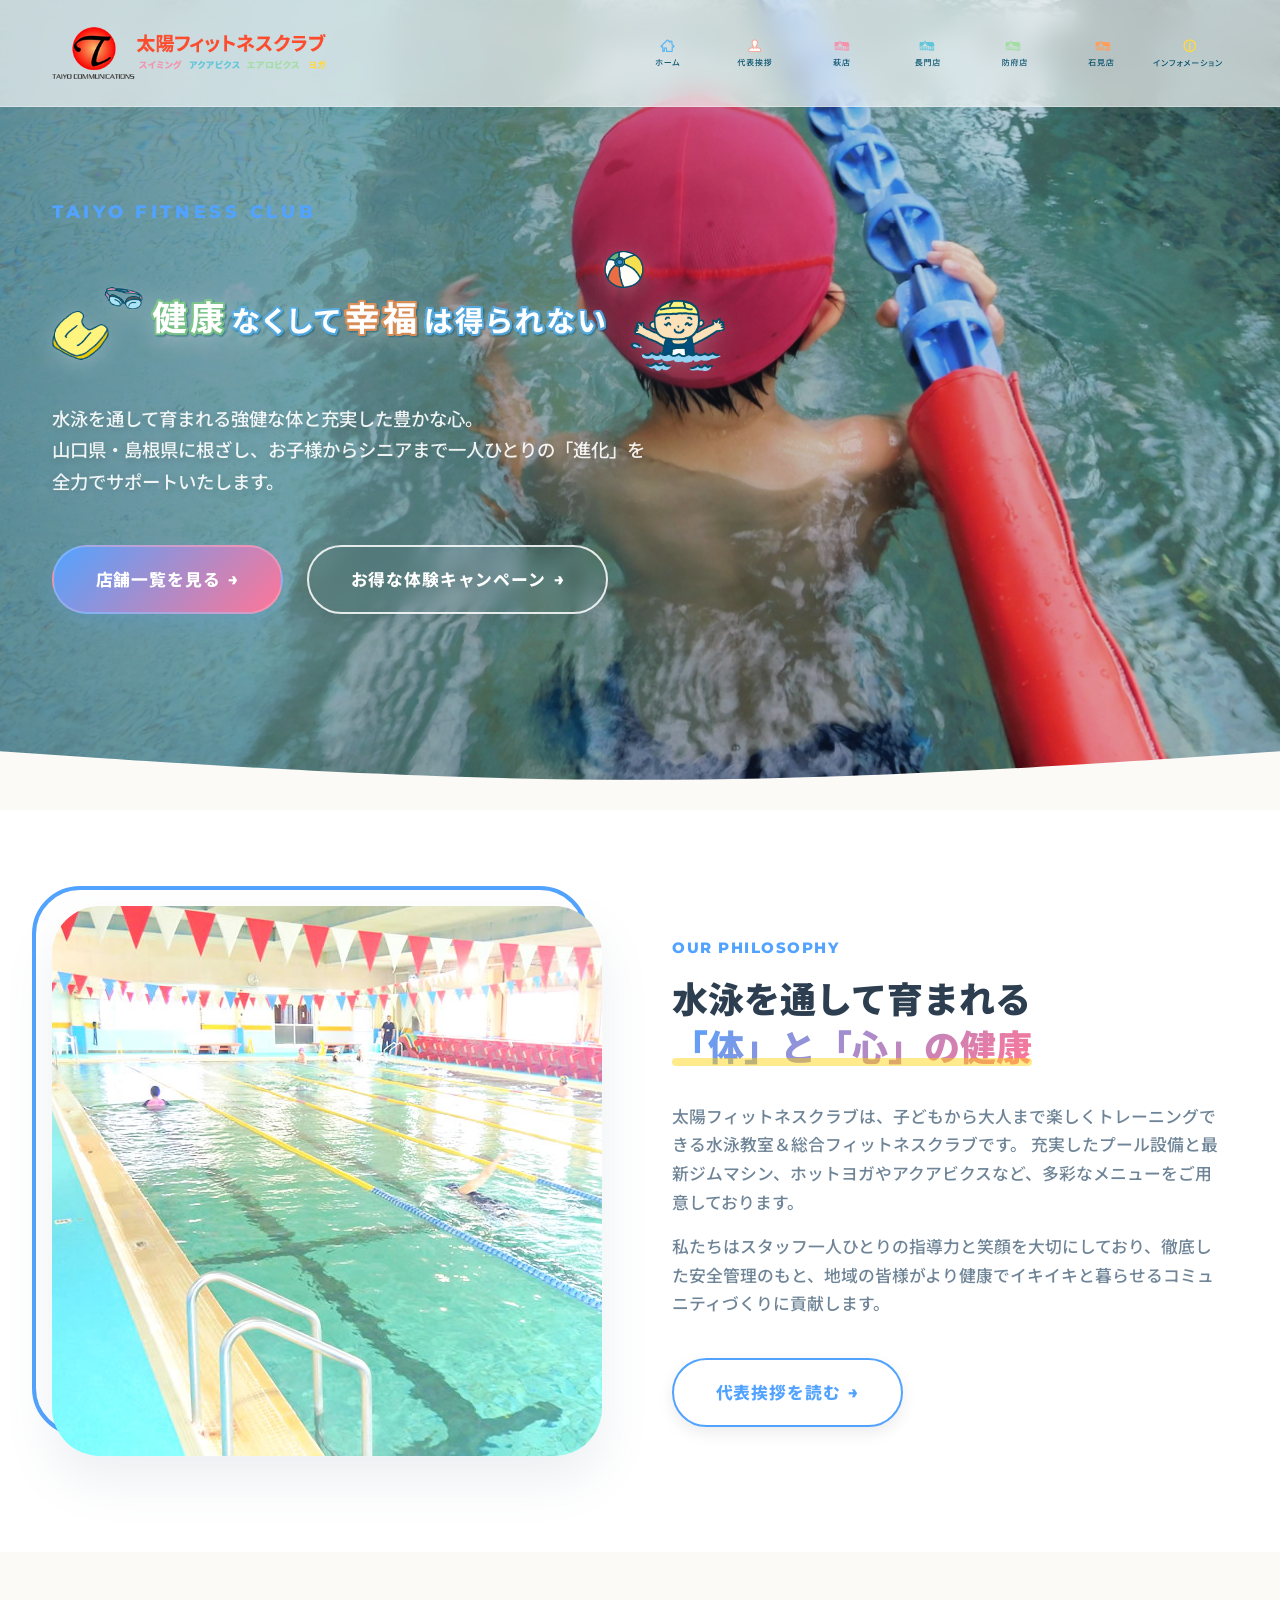
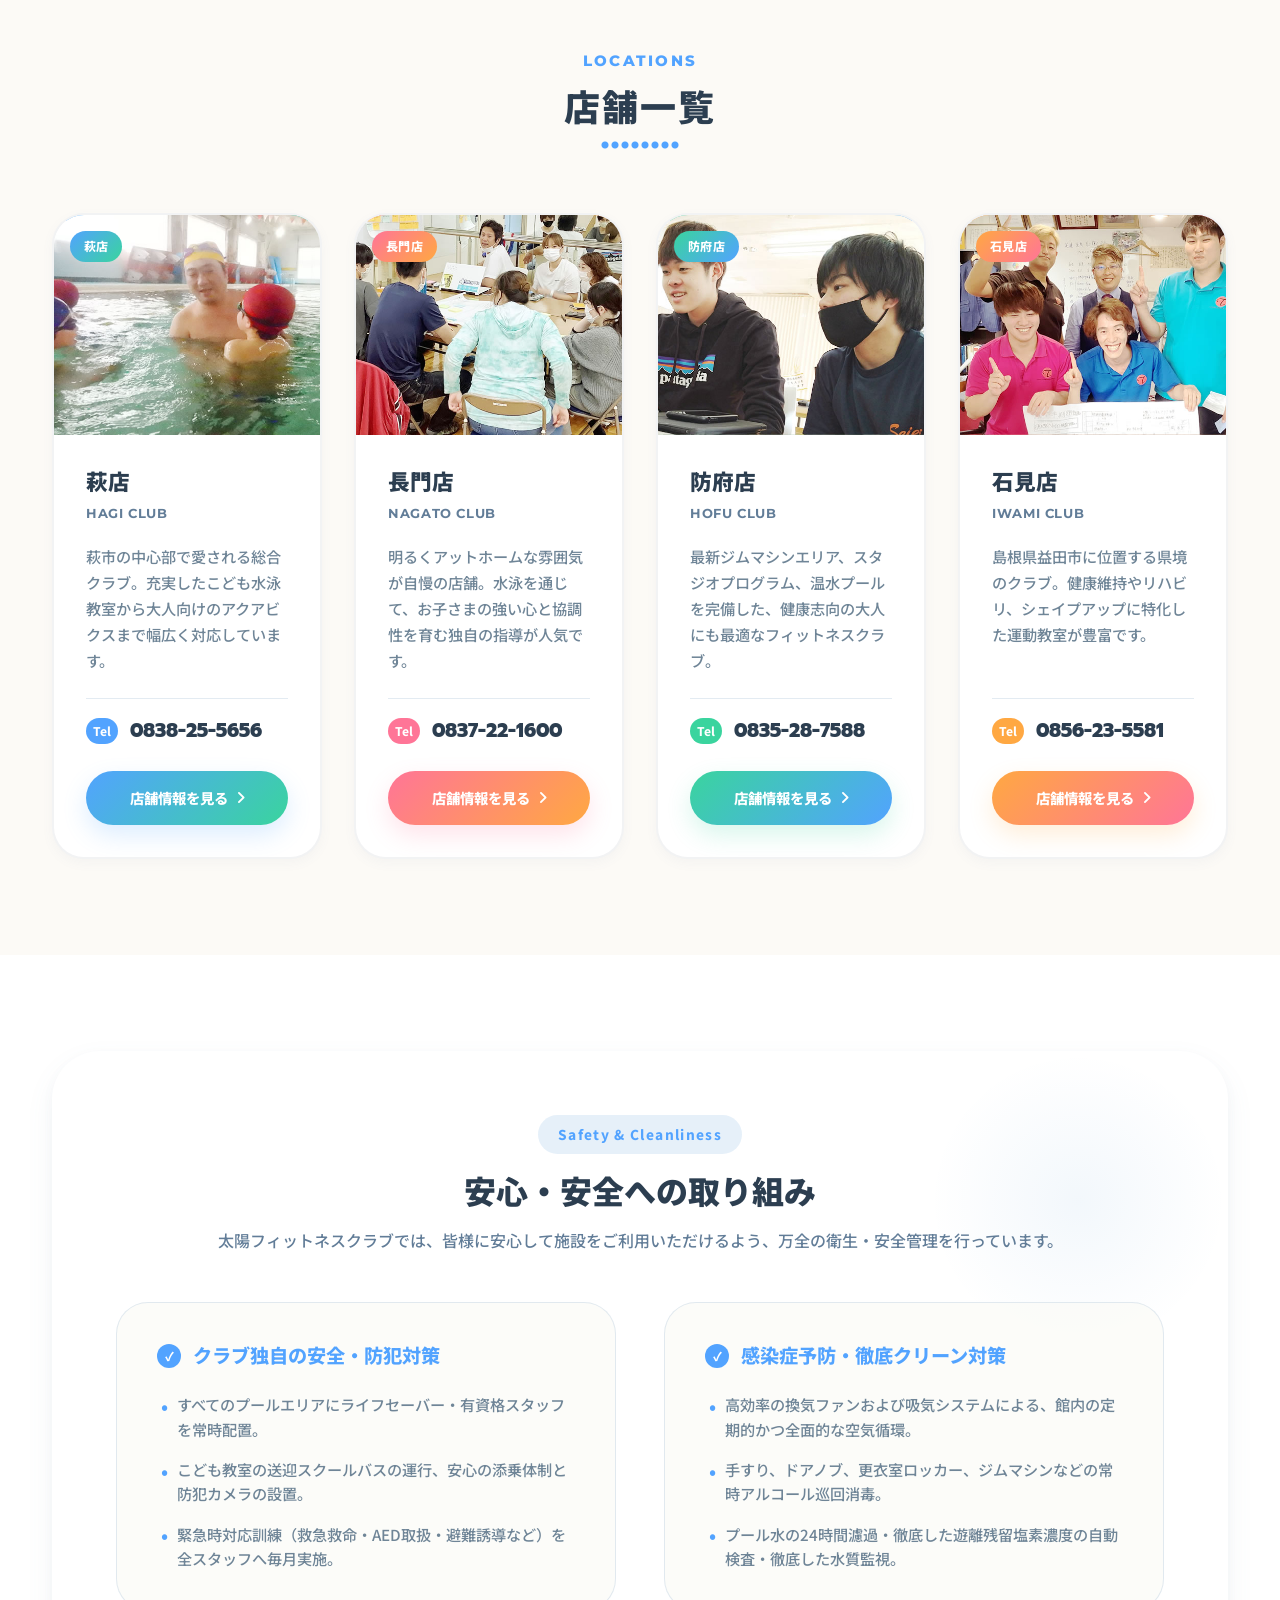
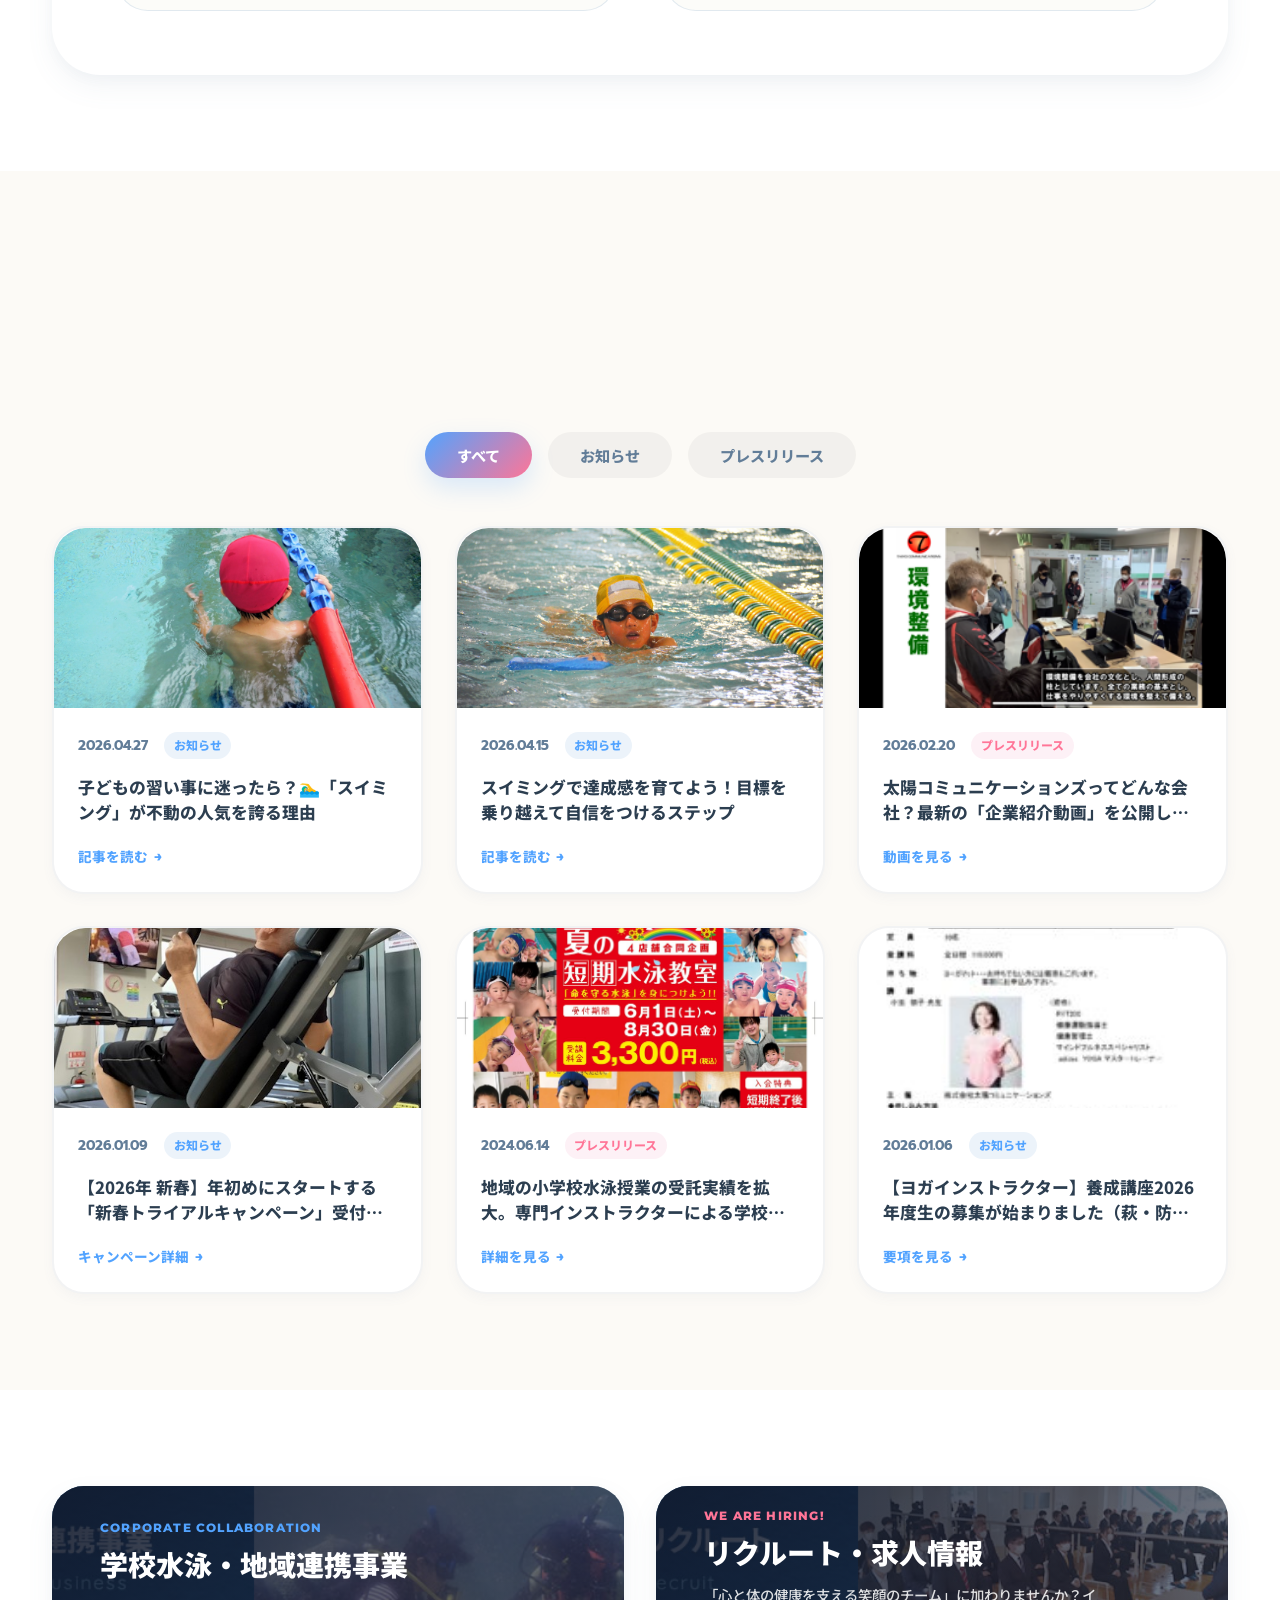
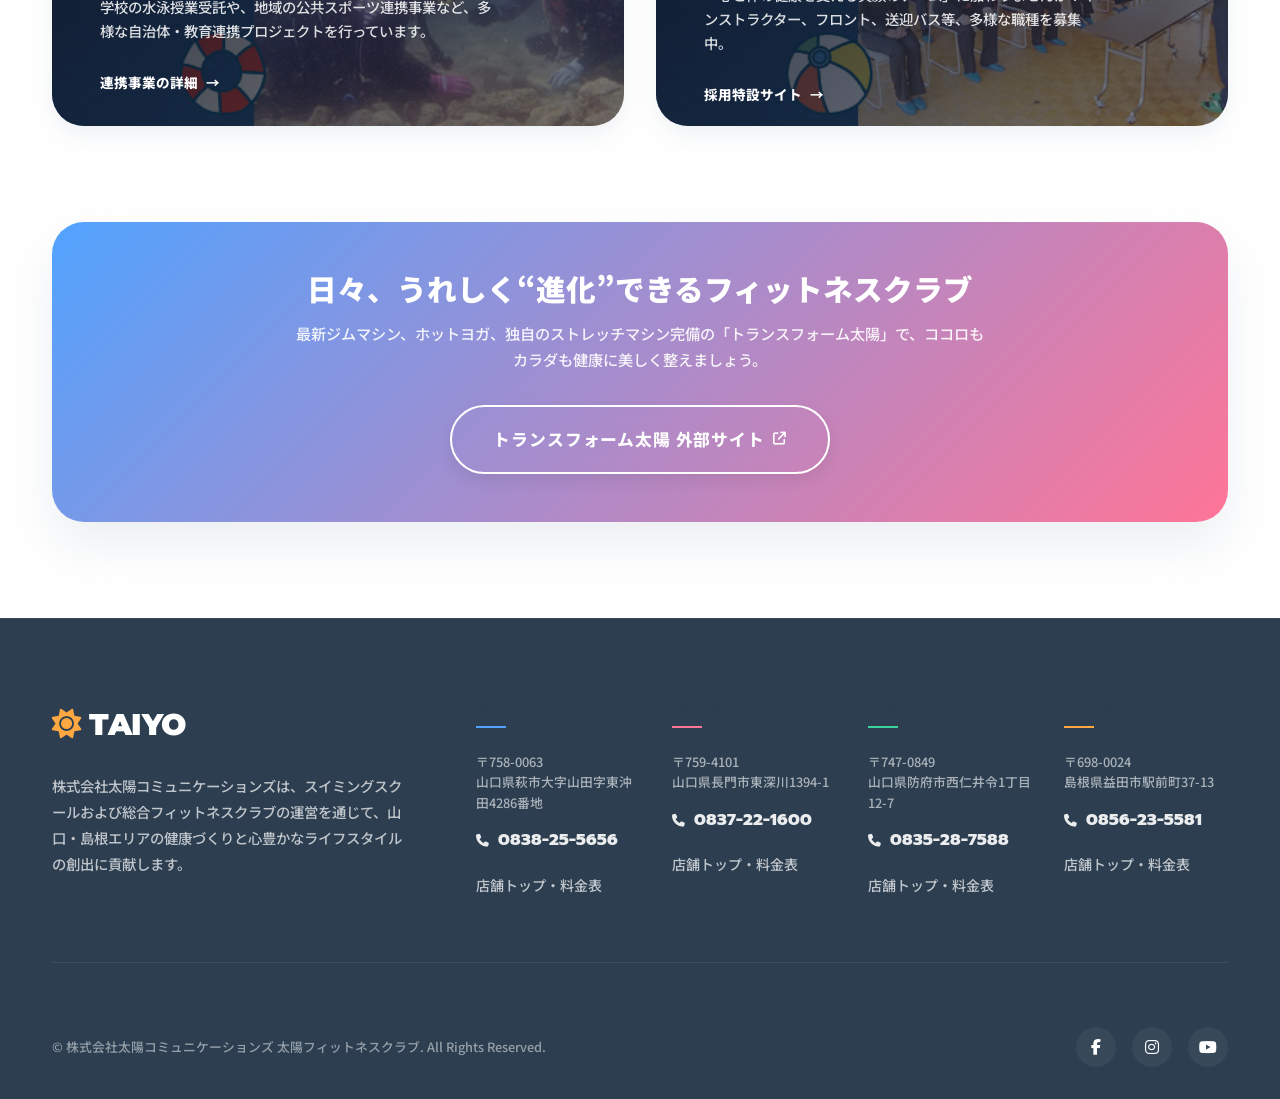
<file: index.html>
<!DOCTYPE html>
<html lang="ja">
<head>
  <meta charset="utf-8">
  <meta http-equiv="X-UA-Compatible" content="IE=edge">
  <meta name="viewport" content="width=device-width, initial-scale=1.0">
  <meta name="format-detection" content="telephone=no">
  <title>太陽フィットネスクラブ | 山口県・島根県のスイミングスクール＆フィットネスクラブ</title>
  <meta name="description" content="【太陽フィットネスクラブ】は山口県萩市、長門市、防府市、島根県益田市（石見）に展開する、子どもから大人まで楽しくトレーニングできる水泳教室＆フィットネスクラブです。アクアビクス、エアロビクス、ヨガなども開催中。">
  <meta name="keywords" content="太陽フィットネスクラブ,スイミングスクール,フィットネス,山口県,萩市,長門市,防府市,島根県益田市,ヨガ,アクアビクス,水泳教室">
  
  <!-- OG Meta Tags -->
  <meta property="og:url" content="https://www.taiyo-communications.co.jp/">
  <meta property="og:type" content="website">
  <meta property="og:title" content="太陽フィットネスクラブ | 山口県・島根県のスイミングスクール＆フィットネスクラブ">
  <meta property="og:description" content="水泳を通して育まれる『体』と『心』。山口県と島根県で子どもから大人まで楽しくトレーニングできる水泳教室＆フィットネスクラブ。">
  <meta property="og:image" content="./img/logo.png">
  <meta property="og:locale" content="ja_JP">

  <!-- Stylesheets -->
  <link rel="stylesheet" href="./css/style.css">
  
  <!-- FontAwesome for Icons -->
  <link rel="stylesheet" href="https://cdnjs.cloudflare.com/ajax/libs/font-awesome/6.4.0/css/all.min.css">
</head>
<body>

  <!-- ==========================================================================
     HEADER SECTION (Sticky Glassmorphic Nav)
     ========================================================================== -->
  <header class="l-header" id="header">
    <div class="l-container l-header__container">
      <div class="l-header__logo">
        <a href="./index.html">
          <img src="./img/logo.png" alt="太陽フィットネスクラブ" style="height: 52px; width: auto; transition: var(--transition-normal);">
        </a>
      </div>
      
      <nav class="l-header__nav" aria-label="メインナビゲーション">
        <ul class="p-global-nav">
          <li class="p-global-nav__item">
            <a href="./index.html" class="p-global-nav__link">
              <img src="./img/navi01.png" alt="ホーム">
            </a>
          </li>
          <li class="p-global-nav__item">
            <a href="./greeting.html" class="p-global-nav__link">
              <img src="./img/navi02.png" alt="代表挨拶">
            </a>
          </li>
          <li class="p-global-nav__item">
            <a href="./shop-hagi.html" class="p-global-nav__link">
              <img src="./img/navi03.png" alt="萩店">
            </a>
            <div class="p-global-nav__dropdown">
              <ul class="p-dropdown-list">
                <li class="p-dropdown-list__item"><a href="./program-child.html">こどもスクール</a></li>
                <li class="p-dropdown-list__item"><a href="./program-adult.html">大人スクール</a></li>
                <li class="p-dropdown-list__item"><a href="./campaign.html">キャンペーン</a></li>
                <li class="p-dropdown-list__item"><a href="./blog.html">ブログ</a></li>
              </ul>
            </div>
          </li>
          <li class="p-global-nav__item">
            <a href="./shop-nagato.html" class="p-global-nav__link">
              <img src="./img/navi04.png" alt="長門店">
            </a>
            <div class="p-global-nav__dropdown">
              <ul class="p-dropdown-list">
                <li class="p-dropdown-list__item"><a href="./program-child.html">こどもスクール</a></li>
                <li class="p-dropdown-list__item"><a href="./program-adult.html">大人スクール</a></li>
                <li class="p-dropdown-list__item"><a href="./campaign.html">キャンペーン</a></li>
                <li class="p-dropdown-list__item"><a href="./blog.html">ブログ</a></li>
              </ul>
            </div>
          </li>
          <li class="p-global-nav__item">
            <a href="./shop-hofu.html" class="p-global-nav__link">
              <img src="./img/navi05.png" alt="防府店">
            </a>
            <div class="p-global-nav__dropdown">
              <ul class="p-dropdown-list">
                <li class="p-dropdown-list__item"><a href="./program-child.html">こどもスクール</a></li>
                <li class="p-dropdown-list__item"><a href="./program-adult.html">大人スクール</a></li>
                <li class="p-dropdown-list__item"><a href="./campaign.html">キャンペーン</a></li>
                <li class="p-dropdown-list__item"><a href="./blog.html">ブログ</a></li>
              </ul>
            </div>
          </li>
          <li class="p-global-nav__item">
            <a href="./shop-iwami.html" class="p-global-nav__link">
              <img src="./img/navi06.png" alt="石見店">
            </a>
            <div class="p-global-nav__dropdown">
              <ul class="p-dropdown-list">
                <li class="p-dropdown-list__item"><a href="./program-child.html">こどもスクール</a></li>
                <li class="p-dropdown-list__item"><a href="./program-adult.html">大人スクール</a></li>
                <li class="p-dropdown-list__item"><a href="./campaign.html">キャンペーン</a></li>
                <li class="p-dropdown-list__item"><a href="./blog.html">ブログ</a></li>
              </ul>
            </div>
          </li>
          <li class="p-global-nav__item">
            <a href="#" class="p-global-nav__link">
              <img src="./img/navi07.png" alt="インフォメーション">
            </a>
            <div class="p-global-nav__dropdown">
              <ul class="p-dropdown-list">
                <li class="p-dropdown-list__item"><a href="./business.html">連携事業</a></li>
                <li class="p-dropdown-list__item"><a href="./recruit.html">採用情報</a></li>
              </ul>
            </div>
          </li>
        </ul>
      </nav>

      <!-- Mobile Hamburger button -->
      <div class="l-header__hamburger" id="hamburger" aria-expanded="false" aria-label="メニューを開閉する">
        <span></span>
        <span></span>
        <span></span>
      </div>
    </div>
  </header>

  <!-- Mobile Menu Overlay -->
  <nav class="p-mobile-nav" id="mobile-nav" aria-label="モバイルナビゲーション">
    <ul class="p-mobile-nav__list">
      <li><a href="./index.html" class="p-mobile-nav__link">ホーム</a></li>
      <li><a href="./greeting.html" class="p-mobile-nav__link">代表挨拶</a></li>
      <li>
        <span class="p-mobile-nav__link" style="opacity: 0.5; font-size: 1.1rem; text-transform: uppercase; letter-spacing: 0.05em; display: block; margin-top: 1rem;">店舗一覧</span>
        <ul class="p-mobile-nav__sublist">
          <li><a href="./shop-hagi.html" class="p-mobile-nav__sublink">萩店</a></li>
          <li><a href="./shop-nagato.html" class="p-mobile-nav__sublink">長門店</a></li>
          <li><a href="./shop-hofu.html" class="p-mobile-nav__sublink">防府店</a></li>
          <li><a href="./shop-iwami.html" class="p-mobile-nav__sublink">石見店</a></li>
        </ul>
      </li>
      <li>
        <span class="p-mobile-nav__link" style="opacity: 0.5; font-size: 1.1rem; text-transform: uppercase; letter-spacing: 0.05em; display: block; margin-top: 1rem;">プログラム</span>
        <ul class="p-mobile-nav__sublist">
          <li><a href="./program-child.html" class="p-mobile-nav__sublink">こどもスクール</a></li>
          <li><a href="./program-adult.html" class="p-mobile-nav__sublink">大人スクール</a></li>
        </ul>
      </li>
      <li><a href="./campaign.html" class="p-mobile-nav__link">キャンペーン</a></li>
      <li><a href="./blog.html" class="p-mobile-nav__link">ブログ</a></li>
      <li><a href="./recruit.html" class="p-mobile-nav__link" style="color: var(--color-nagato);">採用情報</a></li>
    </ul>
  </nav>

  <!-- ==========================================================================
     HERO SECTION (Visual Slide & Dynamic Catch)
     ========================================================================== -->
  <section class="p-hero">
    <div class="p-hero__slider">
      <div class="p-hero__slide is-active" style="background-image: url('./img/22054873_m-1.jpg');"></div>
      <div class="p-hero__slide" style="background-image: url('./img/769363_m.jpg');"></div>
      <div class="p-hero__slide" style="background-image: url('./img/image1-1.jpg');"></div>
    </div>
    
    <div class="l-container">
      <div class="p-hero__content">
        <div class="p-hero__headline">
          <span class="p-hero__headline-sub">TAIYO FITNESS CLUB</span>
          <div class="p-hero__catch-img" style="margin: 1.5rem 0 2rem 0;">
            <img src="./img/catch.png" alt="健康なくして幸福は得られない" style="max-height: 120px; width: auto; filter: drop-shadow(0 4px 12px rgba(255,255,255,0.25));">
          </div>
        </div>
        <p class="p-hero__description">
          水泳を通して育まれる強健な体と充実した豊かな心。<br>
          山口県・島根県に根ざし、お子様からシニアまで一人ひとりの「進化」を全力でサポートいたします。
        </p>
        <div class="p-hero__btn-group">
          <a href="#branches" class="c-btn c-btn--primary">
            店舗一覧を見る <span class="c-btn__arrow">→</span>
          </a>
          <a href="./campaign.html" class="c-btn c-btn--outline">
            お得な体験キャンペーン <span class="c-btn__arrow">→</span>
          </a>
        </div>
      </div>
    </div>

    <!-- Slanted bottom divider -->
    <div class="p-hero__wave">
      <svg viewBox="0 0 1440 120" preserveAspectRatio="none">
        <path d="M0,32L120,42.7C240,53,480,75,720,74.7C960,75,1200,53,1320,42.7L1440,32L1440,120L1320,120C1200,120,960,120,720,120C480,120,240,120,120,120L0,120Z"></path>
      </svg>
    </div>
  </section>

  <!-- ==========================================================================
     CONCEPT & VALUE PROPOSITION
     ========================================================================== -->
  <section class="p-intro u-fade-up">
    <div class="l-container p-intro__grid">
      <div class="p-intro__img-box">
        <img src="./img/top_box02_img01.jpg" alt="水泳を楽しむ子どもたちと明るい笑顔のスタッフ" loading="lazy">
      </div>
      <div class="p-intro__content">
        <span class="p-intro__subtitle">Our Philosophy</span>
        <h2 class="p-intro__title">
          水泳を通して育まれる<br>
          <span class="highlight">「体」と「心」の健康</span>
        </h2>
        <p class="p-intro__text">
          太陽フィットネスクラブは、子どもから大人まで楽しくトレーニングできる水泳教室＆総合フィットネスクラブです。
          充実したプール設備と最新ジムマシン、ホットヨガやアクアビクスなど、多彩なメニューをご用意しております。
        </p>
        <p class="p-intro__text" style="margin-top: -1.5rem; margin-bottom: 2.5rem;">
          私たちはスタッフ一人ひとりの指導力と笑顔を大切にしており、徹底した安全管理のもと、地域の皆様がより健康でイキイキと暮らせるコミュニティづくりに貢献します。
        </p>
        <div>
          <a href="./greeting.html" class="c-btn c-btn--outline-dark">
            代表挨拶を読む <span class="c-btn__arrow">→</span>
          </a>
        </div>
      </div>
    </div>
  </section>

  <!-- ==========================================================================
     BRANCH STORES GRID SECTION (#branches)
     ========================================================================== -->
  <section id="branches" style="padding: 6rem 0; background-color: var(--color-bg-base);">
    <div class="l-container">
      <div class="c-section-title u-fade-up">
        <span class="c-section-title__sub">Locations</span>
        <h2 class="c-section-title__main">店舗一覧</h2>
      </div>

      <div class="l-grid l-grid--4col u-fade-up">
        <!-- HAGI SHOP -->
        <article class="c-card p-branch-card p-branch-card--hagi">
          <div class="p-branch-card__img-wrapper">
            <span class="p-branch-card__tag">萩店</span>
            <img src="./img/top_box03_img.jpg" alt="太陽フィットネスクラブ 萩店" loading="lazy">
          </div>
          <div class="p-branch-card__body">
            <h3 class="p-branch-card__title">萩店</h3>
            <span class="p-branch-card__subtitle">Hagi Club</span>
            <p class="p-branch-card__desc">
              萩市の中心部で愛される総合クラブ。充実したこども水泳教室から大人向けのアクアビクスまで幅広く対応しています。
            </p>
            <div class="p-branch-card__info-row">
              <span class="p-branch-card__tel-label">Tel</span>
              <span class="p-branch-card__tel-num">0838-25-5656</span>
            </div>
            <a href="./shop-hagi.html" class="p-branch-card__btn">
              店舗情報を見る <i class="fa-solid fa-angle-right" style="margin-left: 0.5rem;"></i>
            </a>
          </div>
        </article>

        <!-- NAGATO SHOP -->
        <article class="c-card p-branch-card p-branch-card--nagato u-delay-100">
          <div class="p-branch-card__img-wrapper">
            <span class="p-branch-card__tag">長門店</span>
            <img src="./img/top_box04_img.jpg" alt="太陽フィットネスクラブ 長門店" loading="lazy">
          </div>
          <div class="p-branch-card__body">
            <h3 class="p-branch-card__title">長門店</h3>
            <span class="p-branch-card__subtitle">Nagato Club</span>
            <p class="p-branch-card__desc">
              明るくアットホームな雰囲気が自慢の店舗。水泳を通じて、お子さまの強い心と協調性を育む独自の指導が人気です。
            </p>
            <div class="p-branch-card__info-row">
              <span class="p-branch-card__tel-label">Tel</span>
              <span class="p-branch-card__tel-num">0837-22-1600</span>
            </div>
            <a href="./shop-nagato.html" class="p-branch-card__btn">
              店舗情報を見る <i class="fa-solid fa-angle-right" style="margin-left: 0.5rem;"></i>
            </a>
          </div>
        </article>

        <!-- HOFU SHOP -->
        <article class="c-card p-branch-card p-branch-card--hofu u-delay-200">
          <div class="p-branch-card__img-wrapper">
            <span class="p-branch-card__tag">防府店</span>
            <img src="./img/top_box05_img.jpg" alt="太陽フィットネスクラブ 防府店" loading="lazy">
          </div>
          <div class="p-branch-card__body">
            <h3 class="p-branch-card__title">防府店</h3>
            <span class="p-branch-card__subtitle">Hofu Club</span>
            <p class="p-branch-card__desc">
              最新ジムマシンエリア、スタジオプログラム、温水プールを完備した、健康志向の大人にも最適なフィットネスクラブ。
            </p>
            <div class="p-branch-card__info-row">
              <span class="p-branch-card__tel-label">Tel</span>
              <span class="p-branch-card__tel-num">0835-28-7588</span>
            </div>
            <a href="./shop-hofu.html" class="p-branch-card__btn">
              店舗情報を見る <i class="fa-solid fa-angle-right" style="margin-left: 0.5rem;"></i>
            </a>
          </div>
        </article>

        <!-- IWAMI SHOP -->
        <article class="c-card p-branch-card p-branch-card--iwami u-delay-300">
          <div class="p-branch-card__img-wrapper">
            <span class="p-branch-card__tag">石見店</span>
            <img src="./img/top_box06_img.jpg" alt="太陽フィットネスクラブ 石見店" loading="lazy">
          </div>
          <div class="p-branch-card__body">
            <h3 class="p-branch-card__title">石見店</h3>
            <span class="p-branch-card__subtitle">Iwami Club</span>
            <p class="p-branch-card__desc">
              島根県益田市に位置する県境のクラブ。健康維持やリハビリ、シェイプアップに特化した運動教室が豊富です。
            </p>
            <div class="p-branch-card__info-row">
              <span class="p-branch-card__tel-label">Tel</span>
              <span class="p-branch-card__tel-num">0856-23-5581</span>
            </div>
            <a href="./shop-iwami.html" class="p-branch-card__btn">
              店舗情報を見る <i class="fa-solid fa-angle-right" style="margin-left: 0.5rem;"></i>
            </a>
          </div>
        </article>
      </div>
    </div>
  </section>

  <!-- ==========================================================================
     COVID & SAFETY PREVENTIVE COUNTERMEASURES
     ========================================================================== -->
  <section style="padding: 6rem 0; background-color: var(--color-bg-white);">
    <div class="l-container u-fade-up">
      <div class="p-safety">
        <div class="p-safety__header">
          <span class="p-safety__badge">Safety &amp; Cleanliness</span>
          <h2 class="p-safety__title">安心・安全への取り組み</h2>
          <p style="color: var(--color-text-sub); margin-top: 1rem;">太陽フィットネスクラブでは、皆様に安心して施設をご利用いただけるよう、万全の衛生・安全管理を行っています。</p>
        </div>

        <div class="p-safety__grid">
          <div class="p-safety__box">
            <h3 class="p-safety__box-title">クラブ独自の安全・防犯対策</h3>
            <ul class="p-safety__list">
              <li class="p-safety__item">すべてのプールエリアにライフセーバー・有資格スタッフを常時配置。</li>
              <li class="p-safety__item">こども教室の送迎スクールバスの運行、安心の添乗体制と防犯カメラの設置。</li>
              <li class="p-safety__item">緊急時対応訓練（救急救命・AED取扱・避難誘導など）を全スタッフへ毎月実施。</li>
            </ul>
          </div>
          <div class="p-safety__box">
            <h3 class="p-safety__box-title">感染症予防・徹底クリーン対策</h3>
            <ul class="p-safety__list">
              <li class="p-safety__item">高効率の換気ファンおよび吸気システムによる、館内の定期的かつ全面的な空気循環。</li>
              <li class="p-safety__item">手すり、ドアノブ、更衣室ロッカー、ジムマシンなどの常時アルコール巡回消毒。</li>
              <li class="p-safety__item">プール水の24時間濾過・徹底した遊離残留塩素濃度の自動検査・徹底した水質監視。</li>
            </ul>
          </div>
        </div>
      </div>
    </div>
  </section>

  <!-- ==========================================================================
     NEWS & PRESS RELEASE GRID (With Tab System switcher)
     ========================================================================== -->
  <section style="padding: 6rem 0; background-color: var(--color-bg-base);">
    <div class="l-container">
      <div class="c-section-title u-fade-up">
        <span class="c-section-title__sub">Information</span>
        <h2 class="c-section-title__main">お知らせ・更新情報</h2>
      </div>

      <!-- Tab Buttons System -->
      <div class="p-tabs u-fade-up">
        <button class="p-tabs__btn is-active js-news-tab-btn" data-tab="all">すべて</button>
        <button class="p-tabs__btn js-news-tab-btn" data-tab="info">お知らせ</button>
        <button class="p-tabs__btn js-news-tab-btn" data-tab="press">プレスリリース</button>
      </div>

      <!-- News Items Container -->
      <div class="p-news-grid u-fade-up">
        
        <!-- Grid Items: JS dynamically hides/shows them depending on category -->
        
        <!-- Card 1 -->
        <article class="c-card p-news-card js-news-grid" data-category="info">
          <div class="p-news-card__img-wrapper">
            <img src="./img/22054873_m-1.jpg" alt="水泳中の子ども" loading="lazy">
          </div>
          <div class="p-news-card__body">
            <div class="p-news-card__meta">
              <time class="p-news-card__date">2026.04.27</time>
              <span class="p-news-card__tag">お知らせ</span>
            </div>
            <h3 class="p-news-card__title">子どもの習い事に迷ったら？🏊‍♂️「スイミング」が不動の人気を誇る理由</h3>
            <a href="./blog.html" class="p-news-card__link">記事を読む</a>
          </div>
        </article>

        <!-- Card 2 -->
        <article class="c-card p-news-card js-news-grid" data-category="info">
          <div class="p-news-card__img-wrapper">
            <img src="./img/769363_m.jpg" alt="笑顔でプールに入る様子" loading="lazy">
          </div>
          <div class="p-news-card__body">
            <div class="p-news-card__meta">
              <time class="p-news-card__date">2026.04.15</time>
              <span class="p-news-card__tag">お知らせ</span>
            </div>
            <h3 class="p-news-card__title">スイミングで達成感を育てよう！目標を乗り越えて自信をつけるステップ</h3>
            <a href="./blog.html" class="p-news-card__link">記事を読む</a>
          </div>
        </article>

        <!-- Card 3 -->
        <article class="c-card p-news-card js-news-grid" data-category="press">
          <div class="p-news-card__img-wrapper">
            <img src="./img/IMG_5910-1.png" alt="企業動画編集画面" loading="lazy">
          </div>
          <div class="p-news-card__body">
            <div class="p-news-card__meta">
              <time class="p-news-card__date">2026.02.20</time>
              <span class="p-news-card__tag p-news-card__tag--press">プレスリリース</span>
            </div>
            <h3 class="p-news-card__title">太陽コミュニケーションズってどんな会社？最新の「企業紹介動画」を公開しました！</h3>
            <a href="./blog.html" class="p-news-card__link">動画を見る</a>
          </div>
        </article>

        <!-- Card 4 -->
        <article class="c-card p-news-card js-news-grid" data-category="info">
          <div class="p-news-card__img-wrapper">
            <img src="./img/ウェイト①.jpeg" alt="キャンペーンイメージ" loading="lazy">
          </div>
          <div class="p-news-card__body">
            <div class="p-news-card__meta">
              <time class="p-news-card__date">2026.01.09</time>
              <span class="p-news-card__tag">お知らせ</span>
            </div>
            <h3 class="p-news-card__title">【2026年 新春】年初めにスタートする「新春トライアルキャンペーン」受付開始！</h3>
            <a href="./campaign.html" class="p-news-card__link">キャンペーン詳細</a>
          </div>
        </article>

        <!-- Card 5 -->
        <article class="c-card p-news-card js-news-grid" data-category="press">
          <div class="p-news-card__img-wrapper">
            <img src="./img/最終校正_表.jpg" alt="子ども水泳指導" loading="lazy">
          </div>
          <div class="p-news-card__body">
            <div class="p-news-card__meta">
              <time class="p-news-card__date">2024.06.14</time>
              <span class="p-news-card__tag p-news-card__tag--press">プレスリリース</span>
            </div>
            <h3 class="p-news-card__title">地域の小学校水泳授業の受託実績を拡大。専門インストラクターによる学校水泳委託のご案内</h3>
            <a href="./business.html" class="p-news-card__link">詳細を見る</a>
          </div>
        </article>

        <!-- Card 6 -->
        <article class="c-card p-news-card js-news-grid" data-category="info">
          <div class="p-news-card__img-wrapper">
            <img src="./img/2026ヨーガ20ｈ-萩_page-0001-212x300.jpg" alt="ヨガ養成教室" loading="lazy">
          </div>
          <div class="p-news-card__body">
            <div class="p-news-card__meta">
              <time class="p-news-card__date">2026.01.06</time>
              <span class="p-news-card__tag">お知らせ</span>
            </div>
            <h3 class="p-news-card__title">【ヨガインストラクター】養成講座2026年度生の募集が始まりました（萩・防府エリア）</h3>
            <a href="./blog.html" class="p-news-card__link">要項を見る</a>
          </div>
        </article>

      </div>
    </div>
  </section>

  <!-- ==========================================================================
     LINK BANNERS & GATEWAY (Recruit & Business Partnerships)
     ========================================================================== -->
  <section style="padding: 6rem 0; background-color: var(--color-bg-white);">
    <div class="l-container">
      <div class="p-banners u-fade-up">
        
        <!-- Partnership Banner -->
        <article class="p-banner-card">
          <img src="./img/top_box07_banner01.jpg" alt="ミーティングの様子" class="p-banner-card__bg" loading="lazy">
          <div class="p-banner-card__content">
            <span class="p-banner-card__tag">Corporate Collaboration</span>
            <h3 class="p-banner-card__title">学校水泳・地域連携事業</h3>
            <p class="p-banner-card__desc">学校の水泳授業受託や、地域の公共スポーツ連携事業など、多様な自治体・教育連携プロジェクトを行っています。</p>
            <a href="./business.html" class="p-banner-card__btn">連携事業の詳細</a>
          </div>
        </article>

        <!-- Recruit Banner -->
        <article class="p-banner-card p-banner-card--recruit">
          <img src="./img/top_box07_banner02.jpg" alt="元気なスタッフチーム" class="p-banner-card__bg" loading="lazy">
          <div class="p-banner-card__content">
            <span class="p-banner-card__tag">We Are Hiring!</span>
            <h3 class="p-banner-card__title">リクルート・求人情報</h3>
            <p class="p-banner-card__desc">「心と体の健康を支える笑顔のチーム」に加わりませんか？インストラクター、フロント、送迎バス等、多様な職種を募集中。</p>
            <a href="./recruit.html" class="p-banner-card__btn">採用特設サイト</a>
          </div>
        </article>

      </div>
      
      <!-- Transform Taiyo (Additional Jimdo link representation) -->
      <div class="u-fade-up" style="background: var(--grad-splashtop); border-radius: var(--radius-md); padding: 3rem; color: var(--color-bg-white); text-align: center; box-shadow: var(--shadow-lg);">
        <h3 style="font-size: 1.85rem; font-weight: 900; margin-bottom: 0.75rem; color: var(--color-bg-white);">日々、うれしく“進化”できるフィットネスクラブ</h3>
        <p style="opacity: 0.9; max-width: 700px; margin: 0 auto 2rem auto; font-size: 0.95rem;">
          最新ジムマシン、ホットヨガ、独自のストレッチマシン完備の「トランスフォーム太陽」で、ココロもカラダも健康に美しく整えましょう。
        </p>
        <a href="https://transform-taiyo.jimdofree.com/" target="_blank" rel="noopener" class="c-btn c-btn--outline" style="border-color: var(--color-bg-white);">
          トランスフォーム太陽 外部サイト <i class="fa-solid fa-arrow-up-right-from-square" style="margin-left: 0.5rem; font-size: 0.8rem;"></i>
        </a>
      </div>
    </div>
  </section>

  <!-- ==========================================================================
     FOOTER SECTION (Modern Glass Columns)
     ========================================================================== -->
  <footer class="l-footer">
    <div class="l-container">
      <div class="l-footer__top">
        <div class="l-footer__about">
          <div class="l-footer__logo">
            <!-- Footer Text Logo -->
            <span style="font-family: var(--font-head); font-weight: 900; font-size: 1.85rem; letter-spacing: -0.02em; color: var(--color-bg-white); display: flex; align-items: center; gap: 0.5rem; margin-bottom: 1.5rem;">
              <i class="fa-solid fa-sun" style="color: var(--color-iwami);"></i>
              TAIYO
            </span>
          </div>
          <p class="l-footer__desc">
            株式会社太陽コミュニケーションズは、スイミングスクールおよび総合フィットネスクラブの運営を通じて、山口・島根エリアの健康づくりと心豊かなライフスタイルの創出に貢献します。
          </p>
        </div>

        <div class="l-footer__grid">
          <!-- Hagi Column -->
          <div>
            <h4 class="l-footer__col-title l-footer__col-hagi">萩店</h4>
            <address class="l-footer__address">
              〒758-0063<br>
              山口県萩市大字山田字東沖田4286番地
            </address>
            <a href="tel:0838-25-5656" class="l-footer__tel"><i class="fa-solid fa-phone" style="font-size: 0.8rem; margin-right: 0.25rem;"></i> 0838-25-5656</a>
            <ul class="l-footer__list" style="margin-top: 1rem;">
              <li><a href="./shop-hagi.html" class="l-footer__link">店舗トップ・料金表</a></li>
            </ul>
          </div>

          <!-- Nagato Column -->
          <div>
            <h4 class="l-footer__col-title l-footer__col-nagato">長門店</h4>
            <address class="l-footer__address">
              〒759-4101<br>
              山口県長門市東深川1394-1
            </address>
            <a href="tel:0837-22-1600" class="l-footer__tel"><i class="fa-solid fa-phone" style="font-size: 0.8rem; margin-right: 0.25rem;"></i> 0837-22-1600</a>
            <ul class="l-footer__list" style="margin-top: 1rem;">
              <li><a href="./shop-nagato.html" class="l-footer__link">店舗トップ・料金表</a></li>
            </ul>
          </div>

          <!-- Hofu Column -->
          <div>
            <h4 class="l-footer__col-title l-footer__col-hofu">防府店</h4>
            <address class="l-footer__address">
              〒747-0849<br>
              山口県防府市西仁井令1丁目12-7
            </address>
            <a href="tel:0835-28-7588" class="l-footer__tel"><i class="fa-solid fa-phone" style="font-size: 0.8rem; margin-right: 0.25rem;"></i> 0835-28-7588</a>
            <ul class="l-footer__list" style="margin-top: 1rem;">
              <li><a href="./shop-hofu.html" class="l-footer__link">店舗トップ・料金表</a></li>
            </ul>
          </div>

          <!-- Iwami Column -->
          <div>
            <h4 class="l-footer__col-title l-footer__col-iwami">石見店</h4>
            <address class="l-footer__address">
              〒698-0024<br>
              島根県益田市駅前町37-13
            </address>
            <a href="tel:0856-23-5581" class="l-footer__tel"><i class="fa-solid fa-phone" style="font-size: 0.8rem; margin-right: 0.25rem;"></i> 0856-23-5581</a>
            <ul class="l-footer__list" style="margin-top: 1rem;">
              <li><a href="./shop-iwami.html" class="l-footer__link">店舗トップ・料金表</a></li>
            </ul>
          </div>
        </div>
      </div>

      <div class="l-footer__bottom">
        <small class="l-footer__copyright">&copy; 株式会社太陽コミュニケーションズ 太陽フィットネスクラブ. All Rights Reserved.</small>
        
        <div class="l-footer__sns">
          <a href="#" class="l-footer__sns-link" aria-label="Facebook"><i class="fa-brands fa-facebook-f" style="color: var(--color-bg-white);"></i></a>
          <a href="#" class="l-footer__sns-link" aria-label="Instagram"><i class="fa-brands fa-instagram" style="color: var(--color-bg-white);"></i></a>
          <a href="#" class="l-footer__sns-link" aria-label="YouTube"><i class="fa-brands fa-youtube" style="color: var(--color-bg-white);"></i></a>
        </div>
      </div>
    </div>
  </footer>

  <!-- Scripts -->
  <script src="./js/main.js"></script>
</body>
</html>
</file>
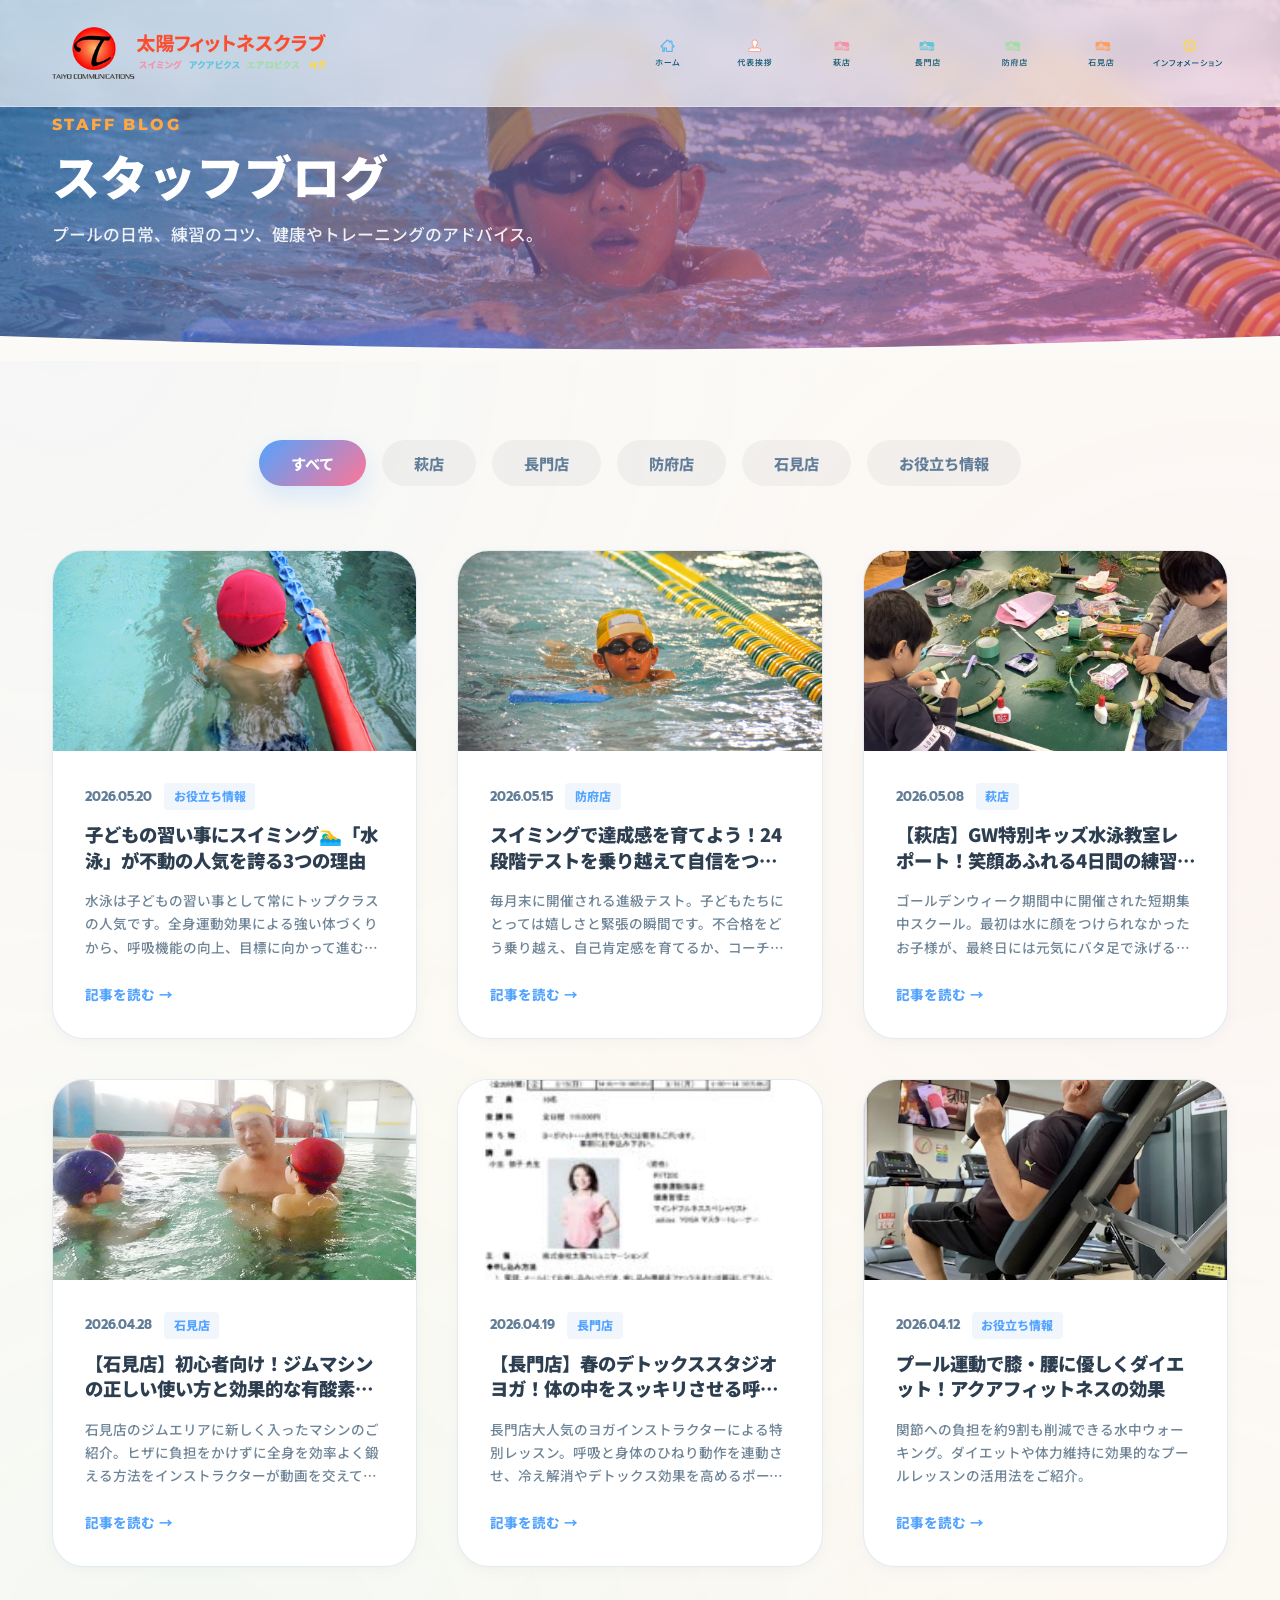
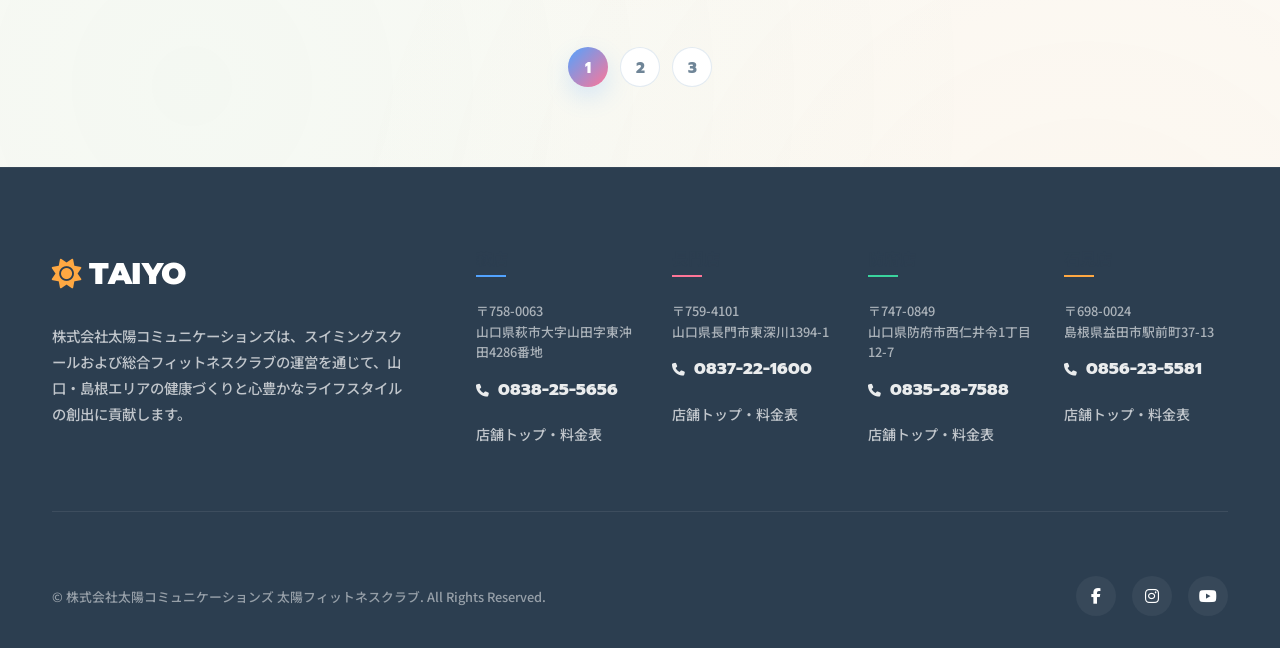
<file: blog.html>
<!DOCTYPE html>
<html lang="ja">
<head>
  <meta charset="utf-8">
  <meta http-equiv="X-UA-Compatible" content="IE=edge">
  <meta name="viewport" content="width=device-width, initial-scale=1.0">
  <meta name="format-detection" content="telephone=no">
  <title>スタッフブログ | 太陽フィットネスクラブ | 山口県・島根県のスイミング教室</title>
  <meta name="description" content="【太陽フィットネスクラブ スタッフブログ】のご紹介。各店舗（萩・長門・防府・石見）の日常、水泳の練習コツ、健康的な身体づくりの豆知識など、お役立ち情報を配信中。">
  <meta name="keywords" content="フィットネスクラブブログ,水泳教室ブログ,太陽フィットネスクラブ,健康豆知識,泳ぎ方コツ,山口県,島根県">

  <!-- Stylesheets -->
  <link rel="stylesheet" href="./css/style.css">
  
  <!-- FontAwesome for Icons -->
  <link rel="stylesheet" href="https://cdnjs.cloudflare.com/ajax/libs/font-awesome/6.4.0/css/all.min.css">
  
  <style>
    .p-page-hero {
      position: relative;
      height: 360px;
      background: linear-gradient(135deg, rgba(13, 109, 192, 0.6) 0%, rgba(226, 75, 139, 0.6) 100%), 
                  url('./img/769363_m.jpg') no-repeat center center;
      background-size: cover;
      display: flex;
      align-items: center;
      color: var(--color-bg-white);
      z-index: 1;
    }
    
    .p-page-hero__wave {
      position: absolute;
      bottom: -1px;
      left: 0;
      width: 100%;
      line-height: 0;
      z-index: 3;
    }
    
    .p-page-hero__wave svg {
      width: 100%;
      height: 40px;
      fill: var(--color-bg-base);
    }

    .p-blog-card {
      background-color: var(--color-bg-white);
      border-radius: var(--radius-md);
      overflow: hidden;
      border: 1px solid var(--color-border);
      box-shadow: var(--shadow-sm);
      display: flex;
      flex-direction: column;
      transition: var(--transition-normal);
      height: 100%;
    }

    .p-blog-card:hover {
      transform: translateY(-5px);
      box-shadow: var(--shadow-md);
    }

    .p-blog-card__img-wrapper {
      position: relative;
      height: 200px;
      overflow: hidden;
    }

    .p-blog-card__img-wrapper img {
      width: 100%;
      height: 100%;
      object-fit: cover;
      transition: var(--transition-slow);
    }

    .p-blog-card:hover .p-blog-card__img-wrapper img {
      transform: scale(1.05);
    }

    .p-blog-card__body {
      padding: 2rem;
      flex-grow: 1;
      display: flex;
      flex-direction: column;
    }

    .p-blog-card__meta {
      display: flex;
      align-items: center;
      gap: 0.75rem;
      margin-bottom: 0.75rem;
    }

    .p-blog-card__date {
      font-family: var(--font-num);
      font-size: 0.8rem;
      font-weight: 700;
      color: var(--color-text-sub);
    }

    .p-blog-card__tag {
      font-size: 0.75rem;
      font-weight: 800;
      color: var(--color-primary);
      background-color: rgba(13, 109, 192, 0.06);
      padding: 0.2rem 0.6rem;
      border-radius: 4px;
    }

    .p-blog-card__title {
      font-size: 1.15rem;
      font-weight: 900;
      line-height: 1.4;
      color: var(--color-dark);
      margin-bottom: 1rem;
      display: -webkit-box;
      -webkit-line-clamp: 2;
      -webkit-box-orient: vertical;
      overflow: hidden;
      flex-grow: 1;
    }

    .p-blog-card__link {
      font-size: 0.85rem;
      font-weight: 800;
      color: var(--color-primary);
      display: inline-flex;
      align-items: center;
      gap: 0.25rem;
      margin-top: 1.5rem;
    }

    .p-blog-card__link::after {
      content: '→';
      transition: var(--transition-fast);
    }

    .p-blog-card:hover .p-blog-card__link::after {
      transform: translateX(3px);
    }
  </style>
</head>
<body>

  <!-- ==========================================================================
     HEADER SECTION (Sticky Glassmorphic Nav)
     ========================================================================== -->
  <header class="l-header" id="header">
    <div class="l-container l-header__container">
      <div class="l-header__logo">
        <a href="./index.html">
          <img src="./img/logo.png" alt="太陽フィットネスクラブ" style="height: 52px; width: auto; transition: var(--transition-normal);">
        </a>
      </div>
      
      <nav class="l-header__nav" aria-label="メインナビゲーション">
        <ul class="p-global-nav">
          <li class="p-global-nav__item">
            <a href="./index.html" class="p-global-nav__link">
              <img src="./img/navi01.png" alt="ホーム">
            </a>
          </li>
          <li class="p-global-nav__item">
            <a href="./greeting.html" class="p-global-nav__link">
              <img src="./img/navi02.png" alt="代表挨拶">
            </a>
          </li>
          <li class="p-global-nav__item">
            <a href="./shop-hagi.html" class="p-global-nav__link">
              <img src="./img/navi03.png" alt="萩店">
            </a>
            <div class="p-global-nav__dropdown">
              <ul class="p-dropdown-list">
                <li class="p-dropdown-list__item"><a href="./program-child.html">こどもスクール</a></li>
                <li class="p-dropdown-list__item"><a href="./program-adult.html">大人スクール</a></li>
                <li class="p-dropdown-list__item"><a href="./campaign.html">キャンペーン</a></li>
                <li class="p-dropdown-list__item"><a href="./blog.html">ブログ</a></li>
              </ul>
            </div>
          </li>
          <li class="p-global-nav__item">
            <a href="./shop-nagato.html" class="p-global-nav__link">
              <img src="./img/navi04.png" alt="長門店">
            </a>
            <div class="p-global-nav__dropdown">
              <ul class="p-dropdown-list">
                <li class="p-dropdown-list__item"><a href="./program-child.html">こどもスクール</a></li>
                <li class="p-dropdown-list__item"><a href="./program-adult.html">大人スクール</a></li>
                <li class="p-dropdown-list__item"><a href="./campaign.html">キャンペーン</a></li>
                <li class="p-dropdown-list__item"><a href="./blog.html">ブログ</a></li>
              </ul>
            </div>
          </li>
          <li class="p-global-nav__item">
            <a href="./shop-hofu.html" class="p-global-nav__link">
              <img src="./img/navi05.png" alt="防府店">
            </a>
            <div class="p-global-nav__dropdown">
              <ul class="p-dropdown-list">
                <li class="p-dropdown-list__item"><a href="./program-child.html">こどもスクール</a></li>
                <li class="p-dropdown-list__item"><a href="./program-adult.html">大人スクール</a></li>
                <li class="p-dropdown-list__item"><a href="./campaign.html">キャンペーン</a></li>
                <li class="p-dropdown-list__item"><a href="./blog.html">ブログ</a></li>
              </ul>
            </div>
          </li>
          <li class="p-global-nav__item">
            <a href="./shop-iwami.html" class="p-global-nav__link">
              <img src="./img/navi06.png" alt="石見店">
            </a>
            <div class="p-global-nav__dropdown">
              <ul class="p-dropdown-list">
                <li class="p-dropdown-list__item"><a href="./program-child.html">こどもスクール</a></li>
                <li class="p-dropdown-list__item"><a href="./program-adult.html">大人スクール</a></li>
                <li class="p-dropdown-list__item"><a href="./campaign.html">キャンペーン</a></li>
                <li class="p-dropdown-list__item"><a href="./blog.html">ブログ</a></li>
              </ul>
            </div>
          </li>
          <li class="p-global-nav__item">
            <a href="#" class="p-global-nav__link">
              <img src="./img/navi07.png" alt="インフォメーション">
            </a>
            <div class="p-global-nav__dropdown">
              <ul class="p-dropdown-list">
                <li class="p-dropdown-list__item"><a href="./business.html">連携事業</a></li>
                <li class="p-dropdown-list__item"><a href="./recruit.html">採用情報</a></li>
              </ul>
            </div>
          </li>
        </ul>
      </nav>

      <!-- Mobile Hamburger button -->
      <div class="l-header__hamburger" id="hamburger" aria-expanded="false" aria-label="メニューを開閉する">
        <span></span>
        <span></span>
        <span></span>
      </div>
    </div>
  </header>

  <!-- Mobile Menu Overlay -->
  <nav class="p-mobile-nav" id="mobile-nav" aria-label="モバイルナビゲーション">
    <ul class="p-mobile-nav__list">
      <li><a href="./index.html" class="p-mobile-nav__link">ホーム</a></li>
      <li><a href="./greeting.html" class="p-mobile-nav__link">代表挨拶</a></li>
      <li>
        <span class="p-mobile-nav__link" style="opacity: 0.5; font-size: 1.1rem; text-transform: uppercase; letter-spacing: 0.05em; display: block; margin-top: 1rem;">店舗一覧</span>
        <ul class="p-mobile-nav__sublist">
          <li><a href="./shop-hagi.html" class="p-mobile-nav__sublink">萩店</a></li>
          <li><a href="./shop-nagato.html" class="p-mobile-nav__sublink">長門店</a></li>
          <li><a href="./shop-hofu.html" class="p-mobile-nav__sublink">防府店</a></li>
          <li><a href="./shop-iwami.html" class="p-mobile-nav__sublink">石見店</a></li>
        </ul>
      </li>
      <li>
        <span class="p-mobile-nav__link" style="opacity: 0.5; font-size: 1.1rem; text-transform: uppercase; letter-spacing: 0.05em; display: block; margin-top: 1rem;">プログラム</span>
        <ul class="p-mobile-nav__sublist">
          <li><a href="./program-child.html" class="p-mobile-nav__sublink">こどもスクール</a></li>
          <li><a href="./program-adult.html" class="p-mobile-nav__sublink">大人スクール</a></li>
        </ul>
      </li>
      <li><a href="./campaign.html" class="p-mobile-nav__link">キャンペーン</a></li>
      <li><a href="./blog.html" class="p-mobile-nav__link">ブログ</a></li>
      <li><a href="./recruit.html" class="p-mobile-nav__link" style="color: var(--color-nagato);">採用情報</a></li>
    </ul>
  </nav>

  <!-- ==========================================================================
     PAGE HERO (Blog Header)
     ========================================================================== -->
  <section class="p-page-hero">
    <div class="l-container">
      <div style="max-width: 600px;">
        <span style="font-family: var(--font-head); font-weight: 800; letter-spacing: 0.15em; color: var(--color-iwami); display: block; margin-bottom: 0.5rem; text-transform: uppercase;">Staff Blog</span>
        <h1 style="font-size: 3rem; font-weight: 900; line-height: 1.2; margin-bottom: 1rem; color: var(--color-bg-white);">スタッフブログ</h1>
        <p style="opacity: 0.9; font-size: 1.05rem;">プールの日常、練習のコツ、健康やトレーニングのアドバイス。</p>
      </div>
    </div>
    <div class="p-page-hero__wave">
      <svg viewBox="0 0 1440 40" preserveAspectRatio="none">
        <path d="M0,15L120,18.3C240,22,480,28,720,28.3C960,28,1200,22,1320,18.3L1440,15L1440,40L1320,40C1200,40,960,40,720,40C480,40,240,40,120,40L0,40Z"></path>
      </svg>
    </div>
  </section>

  <!-- ==========================================================================
     BLOG CONTENT
     ========================================================================== -->
  <section style="padding: 5rem 0;">
    <div class="l-container">
      
      <!-- Category Switchers (Static Buttons) -->
      <div class="p-tabs u-fade-up" style="margin-bottom: 4rem; justify-content: center;">
        <button class="p-tabs__btn is-active" data-tab="all">すべて</button>
        <button class="p-tabs__btn" data-tab="hagi">萩店</button>
        <button class="p-tabs__btn" data-tab="nagato">長門店</button>
        <button class="p-tabs__btn" data-tab="hofu">防府店</button>
        <button class="p-tabs__btn" data-tab="iwami">石見店</button>
        <button class="p-tabs__btn" data-tab="tips">お役立ち情報</button>
      </div>

      <!-- Blog Grid (Modern and beautiful cards) -->
      <div class="l-grid l-grid--3col u-fade-up" style="gap: 2.5rem; margin-bottom: 5rem;">
        
        <!-- Post 1 -->
        <article class="p-blog-card">
          <div class="p-blog-card__img-wrapper">
            <img src="./img/22054873_m-1.jpg" alt="水泳中の子ども" loading="lazy">
          </div>
          <div class="p-blog-card__body">
            <div class="p-blog-card__meta">
              <time class="p-blog-card__date">2026.05.20</time>
              <span class="p-blog-card__tag">お役立ち情報</span>
            </div>
            <h3 class="p-blog-card__title">子どもの習い事にスイミング🏊‍♂️「水泳」が不動の人気を誇る3つの理由</h3>
            <p style="font-size: 0.85rem; color: var(--color-slate-gray); display: -webkit-box; -webkit-line-clamp: 3; -webkit-box-orient: vertical; overflow: hidden;">
              水泳は子どもの習い事として常にトップクラスの人気です。全身運動効果による強い体づくりから、呼吸機能の向上、目標に向かって進む自信の醸成までその理由を解説します。
            </p>
            <a href="#" class="p-blog-card__link">記事を読む</a>
          </div>
        </article>

        <!-- Post 2 -->
        <article class="p-blog-card">
          <div class="p-blog-card__img-wrapper">
            <img src="./img/769363_m.jpg" alt="ヨガをする様子" loading="lazy">
          </div>
          <div class="p-blog-card__body">
            <div class="p-blog-card__meta">
              <time class="p-blog-card__date">2026.05.15</time>
              <span class="p-blog-card__tag">防府店</span>
            </div>
            <h3 class="p-blog-card__title">スイミングで達成感を育てよう！24段階テストを乗り越えて自信をつけるステップ</h3>
            <p style="font-size: 0.85rem; color: var(--color-slate-gray); display: -webkit-box; -webkit-line-clamp: 3; -webkit-box-orient: vertical; overflow: hidden;">
              毎月末に開催される進級テスト。子どもたちにとっては嬉しさと緊張の瞬間です。不合格をどう乗り越え、自己肯定感を育てるか、コーチ陣の工夫を紹介。
            </p>
            <a href="#" class="p-blog-card__link">記事を読む</a>
          </div>
        </article>

        <!-- Post 3 -->
        <article class="p-blog-card">
          <div class="p-blog-card__img-wrapper">
            <img src="./img/IMG_1978-1024x768.jpg" alt="笑顔のスタッフ" loading="lazy">
          </div>
          <div class="p-blog-card__body">
            <div class="p-blog-card__meta">
              <time class="p-blog-card__date">2026.05.08</time>
              <span class="p-blog-card__tag">萩店</span>
            </div>
            <h3 class="p-blog-card__title">【萩店】GW特別キッズ水泳教室レポート！笑顔あふれる4日間の練習成果発表</h3>
            <p style="font-size: 0.85rem; color: var(--color-slate-gray); display: -webkit-box; -webkit-line-clamp: 3; -webkit-box-orient: vertical; overflow: hidden;">
              ゴールデンウィーク期間中に開催された短期集中スクール。最初は水に顔をつけられなかったお子様が、最終日には元気にバタ足で泳げるようになった様子をお届け。
            </p>
            <a href="#" class="p-blog-card__link">記事を読む</a>
          </div>
        </article>

        <!-- Post 4 -->
        <article class="p-blog-card">
          <div class="p-blog-card__img-wrapper">
            <img src="./img/top_box03_img.jpg" alt="ジムトレーニングマシン" loading="lazy">
          </div>
          <div class="p-blog-card__body">
            <div class="p-blog-card__meta">
              <time class="p-blog-card__date">2026.04.28</time>
              <span class="p-blog-card__tag">石見店</span>
            </div>
            <h3 class="p-blog-card__title">【石見店】初心者向け！ジムマシンの正しい使い方と効果的な有酸素運動メニュー</h3>
            <p style="font-size: 0.85rem; color: var(--color-slate-gray); display: -webkit-box; -webkit-line-clamp: 3; -webkit-box-orient: vertical; overflow: hidden;">
              石見店のジムエリアに新しく入ったマシンのご紹介。ヒザに負担をかけずに全身を効率よく鍛える方法をインストラクターが動画を交えて徹底解説。
            </p>
            <a href="#" class="p-blog-card__link">記事を読む</a>
          </div>
        </article>

        <!-- Post 5 -->
        <article class="p-blog-card">
          <div class="p-blog-card__img-wrapper">
            <img src="./img/2026ヨーガ20ｈ-萩_page-0001-212x300.jpg" alt="ヨガリラックス" loading="lazy">
          </div>
          <div class="p-blog-card__body">
            <div class="p-blog-card__meta">
              <time class="p-blog-card__date">2026.04.19</time>
              <span class="p-blog-card__tag">長門店</span>
            </div>
            <h3 class="p-blog-card__title">【長門店】春のデトックススタジオヨガ！体の中をスッキリさせる呼吸法</h3>
            <p style="font-size: 0.85rem; color: var(--color-slate-gray); display: -webkit-box; -webkit-line-clamp: 3; -webkit-box-orient: vertical; overflow: hidden;">
              長門店大人気のヨガインストラクターによる特別レッスン。呼吸と身体のひねり動作を連動させ、冷え解消やデトックス効果を高めるポーズをご紹介。
            </p>
            <a href="#" class="p-blog-card__link">記事を読む</a>
          </div>
        </article>

        <!-- Post 6 -->
        <article class="p-blog-card">
          <div class="p-blog-card__img-wrapper">
            <img src="./img/ウェイト①.jpeg" alt="トレーニング" loading="lazy">
          </div>
          <div class="p-blog-card__body">
            <div class="p-blog-card__meta">
              <time class="p-blog-card__date">2026.04.12</time>
              <span class="p-blog-card__tag">お役立ち情報</span>
            </div>
            <h3 class="p-blog-card__title">プール運動で膝・腰に優しくダイエット！アクアフィットネスの効果</h3>
            <p style="font-size: 0.85rem; color: var(--color-slate-gray); display: -webkit-box; -webkit-line-clamp: 3; -webkit-box-orient: vertical; overflow: hidden;">
              関節への負担を約9割も削減できる水中ウォーキング。ダイエットや体力維持に効果的なプールレッスンの活用法をご紹介。
            </p>
            <a href="#" class="p-blog-card__link">記事を読む</a>
          </div>
        </article>

      </div>

      <!-- Pagination (Modern glass indicators) -->
      <div style="display: flex; gap: 0.75rem; justify-content: center; align-items: center;">
        <span style="width: 40px; height: 40px; border-radius: 50%; background: var(--grad-splashtop); color: white; display: flex; align-items: center; justify-content: center; font-family: var(--font-num); font-weight: 800; font-size: 0.95rem; cursor: pointer; box-shadow: var(--shadow-glow-hagi);">1</span>
        <span style="width: 40px; height: 40px; border-radius: 50%; background: var(--color-bg-white); border: 1px solid var(--color-border); color: var(--color-slate-gray); display: flex; align-items: center; justify-content: center; font-family: var(--font-num); font-weight: 800; font-size: 0.95rem; cursor: pointer; transition: var(--transition-fast);" onmouseover="this.style.borderColor='var(--color-primary)'; this.style.color='var(--color-primary)'" onmouseout="this.style.borderColor='var(--color-border)'; this.style.color='var(--color-slate-gray)'">2</span>
        <span style="width: 40px; height: 40px; border-radius: 50%; background: var(--color-bg-white); border: 1px solid var(--color-border); color: var(--color-slate-gray); display: flex; align-items: center; justify-content: center; font-family: var(--font-num); font-weight: 800; font-size: 0.95rem; cursor: pointer; transition: var(--transition-fast);" onmouseover="this.style.borderColor='var(--color-primary)'; this.style.color='var(--color-primary)'" onmouseout="this.style.borderColor='var(--color-border)'; this.style.color='var(--color-slate-gray)'">3</span>
      </div>

    </div>
  </section>

  <!-- ==========================================================================
     FOOTER SECTION (Modern Glass Columns)
     ========================================================================== -->
  <footer class="l-footer">
    <div class="l-container">
      <div class="l-footer__top">
        <div class="l-footer__about">
          <div class="l-footer__logo">
            <span style="font-family: var(--font-head); font-weight: 900; font-size: 1.85rem; letter-spacing: -0.02em; color: var(--color-bg-white); display: flex; align-items: center; gap: 0.5rem; margin-bottom: 1.5rem;">
              <i class="fa-solid fa-sun" style="color: var(--color-iwami);"></i>
              TAIYO
            </span>
          </div>
          <p class="l-footer__desc">
            株式会社太陽コミュニケーションズは、スイミングスクールおよび総合フィットネスクラブの運営を通じて、山口・島根エリアの健康づくりと心豊かなライフスタイルの創出に貢献します。
          </p>
        </div>

        <div class="l-footer__grid">
          <div>
            <h4 class="l-footer__col-title l-footer__col-hagi">萩店</h4>
            <address class="l-footer__address">
              〒758-0063<br>
              山口県萩市大字山田字東沖田4286番地
            </address>
            <a href="tel:0838-25-5656" class="l-footer__tel"><i class="fa-solid fa-phone" style="font-size: 0.8rem; margin-right: 0.25rem;"></i> 0838-25-5656</a>
            <ul class="l-footer__list" style="margin-top: 1rem;">
              <li><a href="./shop-hagi.html" class="l-footer__link">店舗トップ・料金表</a></li>
            </ul>
          </div>

          <div>
            <h4 class="l-footer__col-title l-footer__col-nagato">長門店</h4>
            <address class="l-footer__address">
              〒759-4101<br>
              山口県長門市東深川1394-1
            </address>
            <a href="tel:0837-22-1600" class="l-footer__tel"><i class="fa-solid fa-phone" style="font-size: 0.8rem; margin-right: 0.25rem;"></i> 0837-22-1600</a>
            <ul class="l-footer__list" style="margin-top: 1rem;">
              <li><a href="./shop-nagato.html" class="l-footer__link">店舗トップ・料金表</a></li>
            </ul>
          </div>

          <div>
            <h4 class="l-footer__col-title l-footer__col-hofu">防府店</h4>
            <address class="l-footer__address">
              〒747-0849<br>
              山口県防府市西仁井令1丁目12-7
            </address>
            <a href="tel:0835-28-7588" class="l-footer__tel"><i class="fa-solid fa-phone" style="font-size: 0.8rem; margin-right: 0.25rem;"></i> 0835-28-7588</a>
            <ul class="l-footer__list" style="margin-top: 1rem;">
              <li><a href="./shop-hofu.html" class="l-footer__link">店舗トップ・料金表</a></li>
            </ul>
          </div>

          <div>
            <h4 class="l-footer__col-title l-footer__col-iwami">石見店</h4>
            <address class="l-footer__address">
              〒698-0024<br>
              島根県益田市駅前町37-13
            </address>
            <a href="tel:0856-23-5581" class="l-footer__tel"><i class="fa-solid fa-phone" style="font-size: 0.8rem; margin-right: 0.25rem;"></i> 0856-23-5581</a>
            <ul class="l-footer__list" style="margin-top: 1rem;">
              <li><a href="./shop-iwami.html" class="l-footer__link">店舗トップ・料金表</a></li>
            </ul>
          </div>
        </div>
      </div>

      <div class="l-footer__bottom">
        <small class="l-footer__copyright">&copy; 株式会社太陽コミュニケーションズ 太陽フィットネスクラブ. All Rights Reserved.</small>
        
        <div class="l-footer__sns">
          <a href="#" class="l-footer__sns-link" aria-label="Facebook"><i class="fa-brands fa-facebook-f" style="color: var(--color-bg-white);"></i></a>
          <a href="#" class="l-footer__sns-link" aria-label="Instagram"><i class="fa-brands fa-instagram" style="color: var(--color-bg-white);"></i></a>
          <a href="#" class="l-footer__sns-link" aria-label="YouTube"><i class="fa-brands fa-youtube" style="color: var(--color-bg-white);"></i></a>
        </div>
      </div>
    </div>
  </footer>

  <!-- Scripts -->
  <script src="./js/main.js"></script>
</body>
</html>
</file>
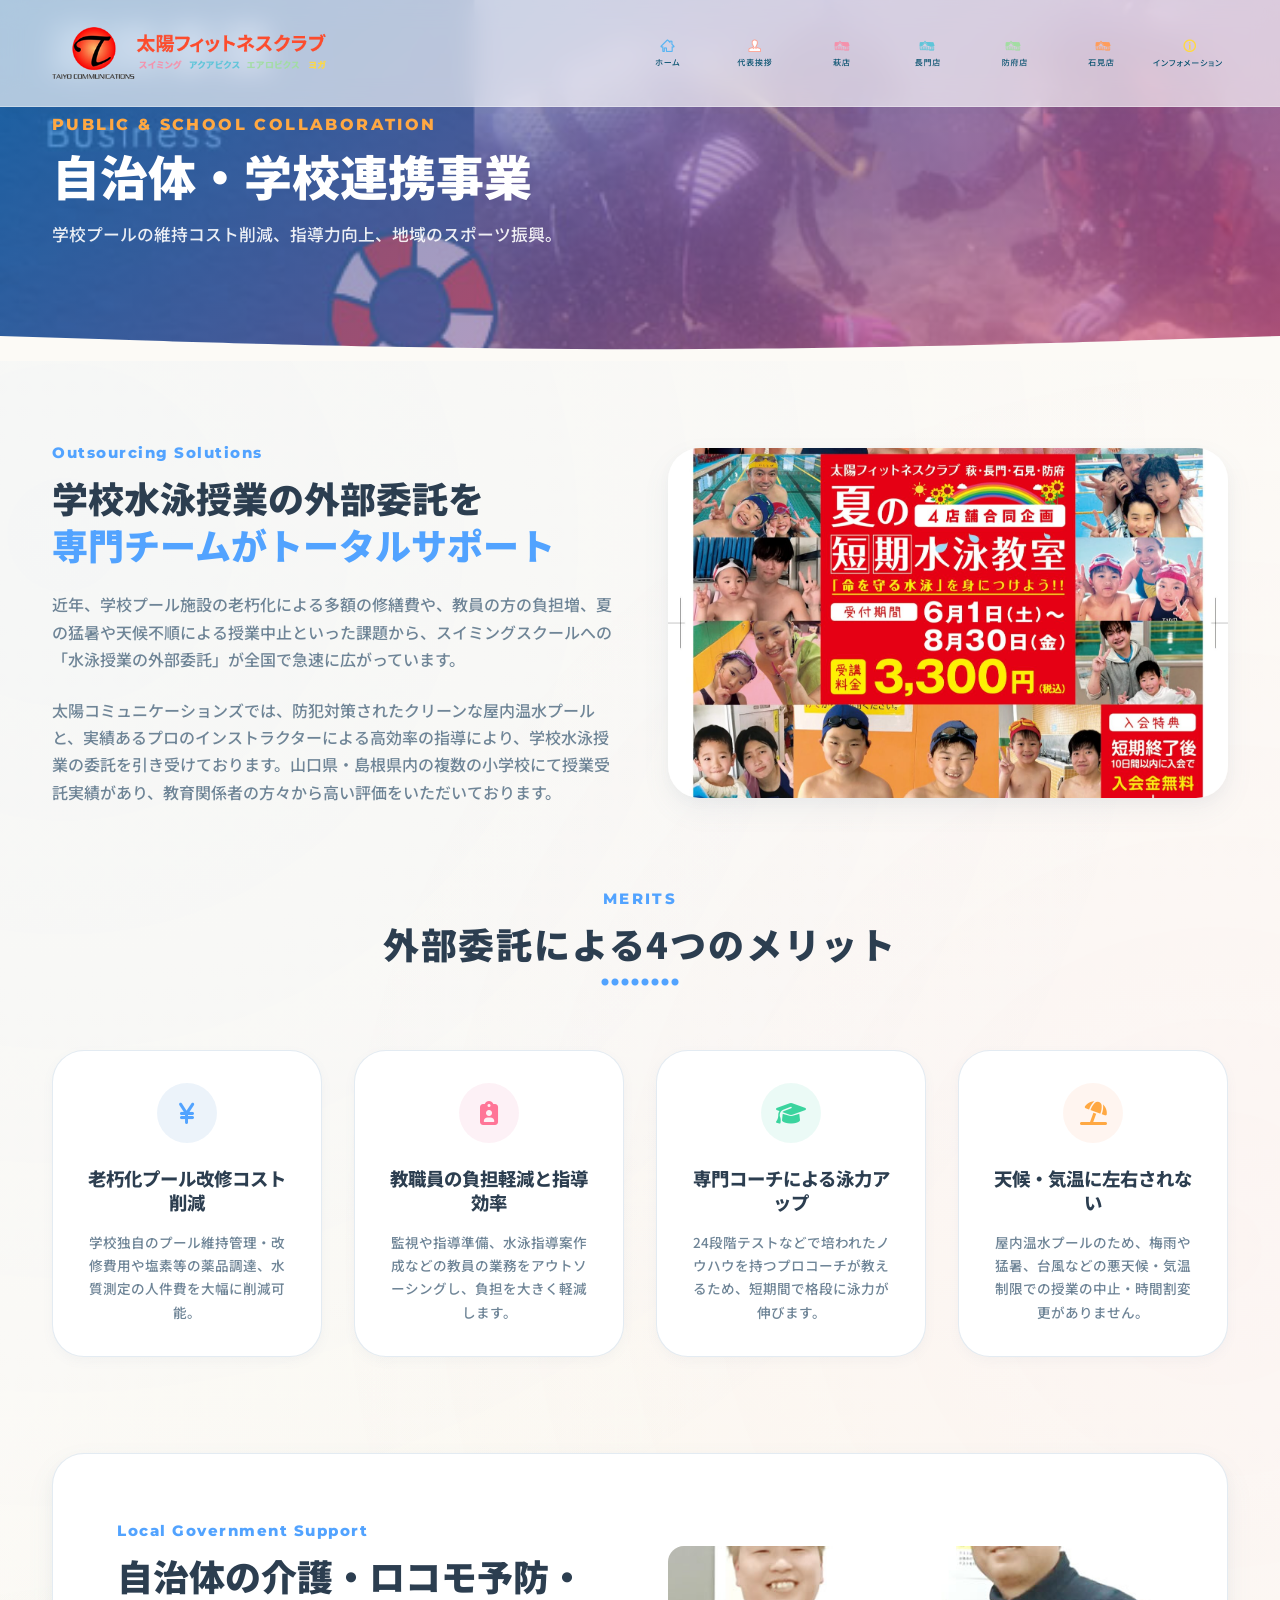
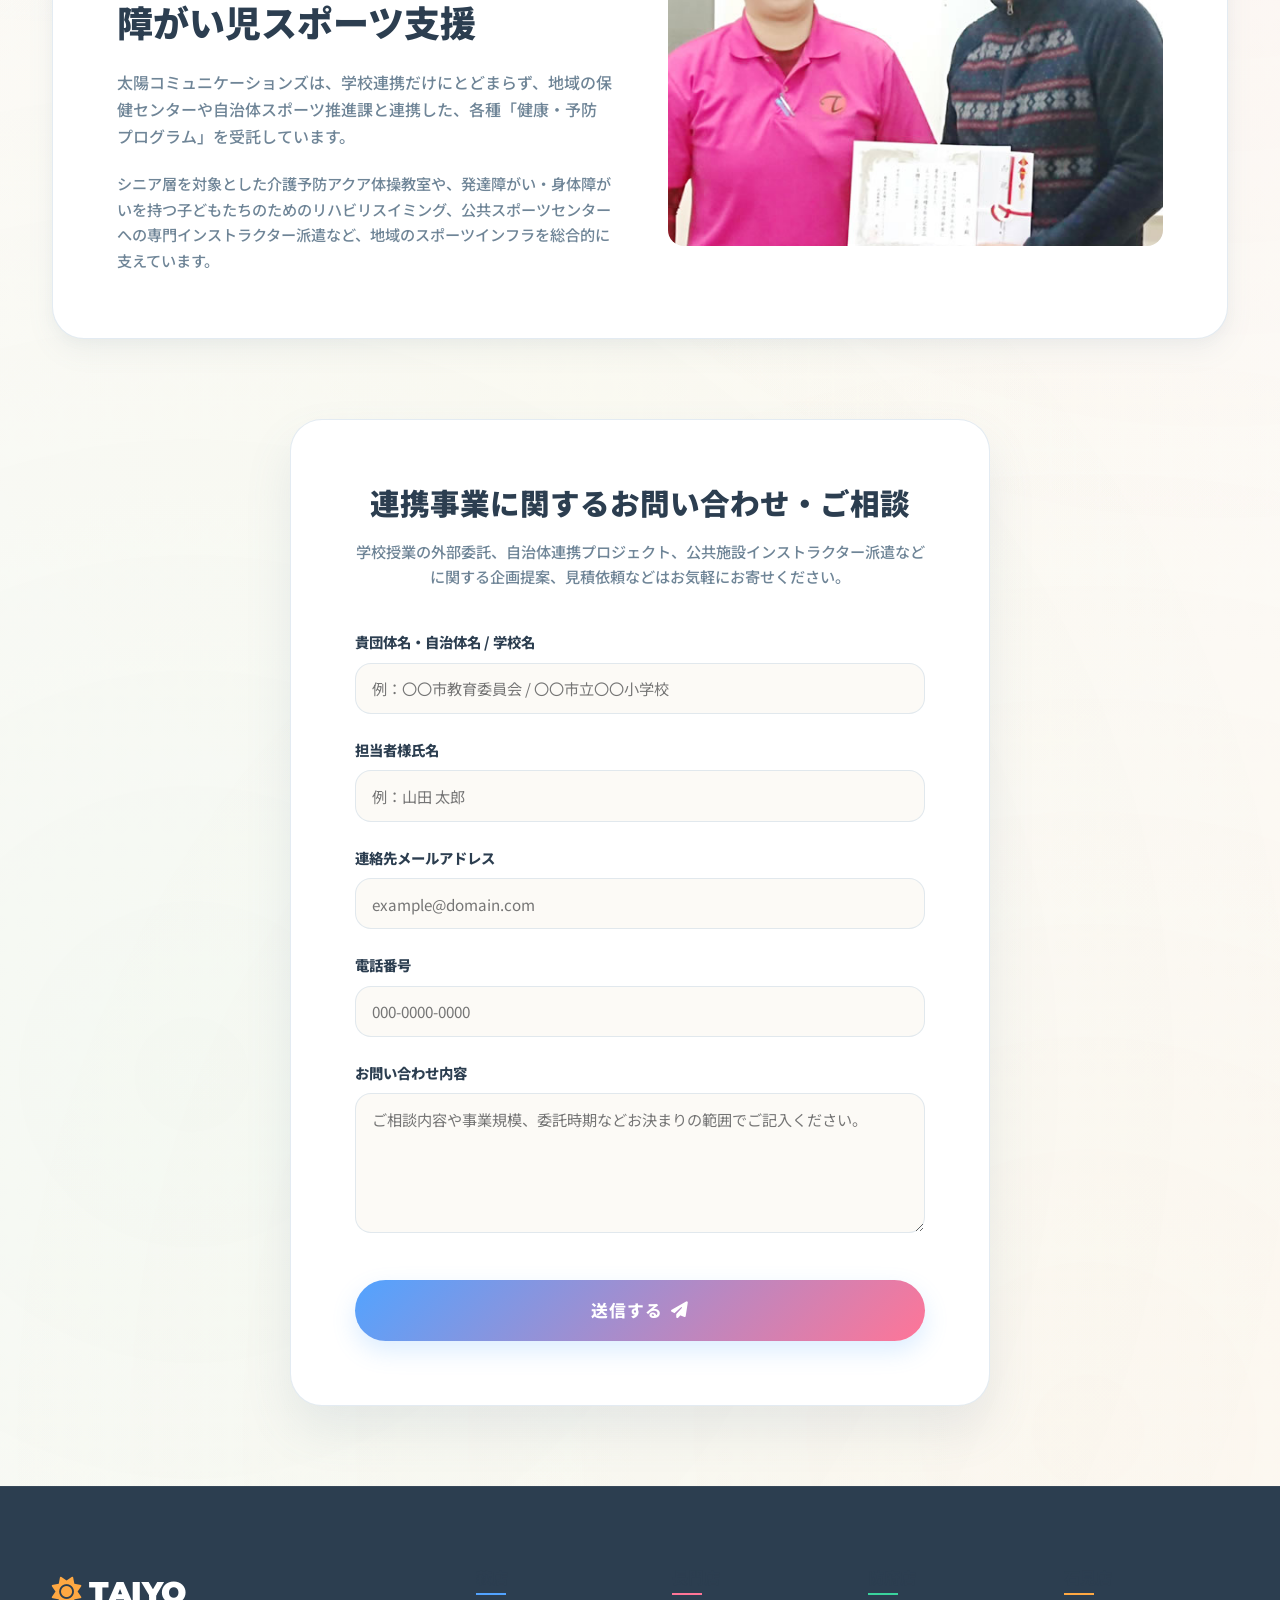
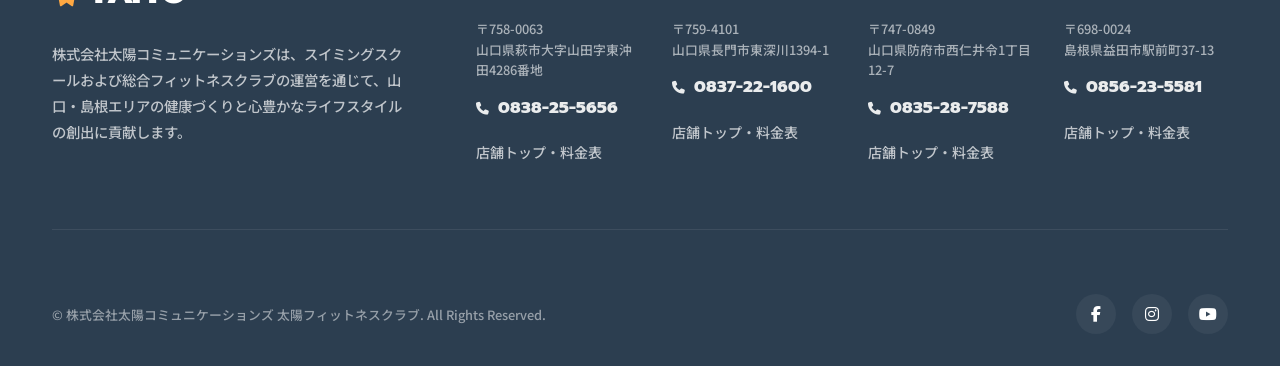
<file: business.html>
<!DOCTYPE html>
<html lang="ja">
<head>
  <meta charset="utf-8">
  <meta http-equiv="X-UA-Compatible" content="IE=edge">
  <meta name="viewport" content="width=device-width, initial-scale=1.0">
  <meta name="format-detection" content="telephone=no">
  <title>自治体・学校連携事業 | 太陽フィットネスクラブ | 太陽コミュニケーションズ</title>
  <meta name="description" content="【太陽コミュニケーションズ 連携事業】のご案内。学校の水泳授業外部委託や自治体の公共スポーツ健康づくりプログラム受託実績のご紹介。安全管理とプロの指導力を地域へ。">
  <meta name="keywords" content="学校水泳授業委託,プール授業外部委託,太陽コミュニケーションズ,地域連携事業,山口県,島根県,自治体連携">

  <!-- Stylesheets -->
  <link rel="stylesheet" href="./css/style.css">
  
  <!-- FontAwesome for Icons -->
  <link rel="stylesheet" href="https://cdnjs.cloudflare.com/ajax/libs/font-awesome/6.4.0/css/all.min.css">
  
  <style>
    .p-page-hero {
      position: relative;
      height: 360px;
      background: linear-gradient(135deg, rgba(13, 109, 192, 0.6) 0%, rgba(226, 75, 139, 0.6) 100%), 
                  url('./img/top_box07_banner01.jpg') no-repeat center center;
      background-size: cover;
      display: flex;
      align-items: center;
      color: var(--color-bg-white);
      z-index: 1;
    }
    
    .p-page-hero__wave {
      position: absolute;
      bottom: -1px;
      left: 0;
      width: 100%;
      line-height: 0;
      z-index: 3;
    }
    
    .p-page-hero__wave svg {
      width: 100%;
      height: 40px;
      fill: var(--color-bg-base);
    }

    .p-biz-card {
      background-color: var(--color-bg-white);
      border-radius: var(--radius-md);
      overflow: hidden;
      border: 1px solid var(--color-border);
      box-shadow: var(--shadow-sm);
      display: flex;
      flex-direction: column;
      transition: var(--transition-normal);
    }

    .p-biz-card:hover {
      transform: translateY(-5px);
      box-shadow: var(--shadow-md);
    }

    .p-form-group {
      margin-bottom: 1.5rem;
      text-align: left;
    }

    .p-form-label {
      font-weight: 800;
      font-size: 0.9rem;
      color: var(--color-dark);
      display: block;
      margin-bottom: 0.5rem;
    }

    .p-form-input {
      width: 100%;
      background-color: var(--color-bg-base);
      border: 1px solid var(--color-border);
      border-radius: var(--radius-sm);
      padding: 0.85rem 1rem;
      font-size: 0.95rem;
      color: var(--color-dark);
      transition: var(--transition-fast);
    }

    .p-form-input:focus {
      border-color: var(--color-primary);
      box-shadow: var(--shadow-glow-hagi);
      background-color: var(--color-bg-white);
    }
  </style>
</head>
<body>

  <!-- ==========================================================================
     HEADER SECTION (Sticky Glassmorphic Nav)
     ========================================================================== -->
  <header class="l-header" id="header">
    <div class="l-container l-header__container">
      <div class="l-header__logo">
        <a href="./index.html">
          <img src="./img/logo.png" alt="太陽フィットネスクラブ" style="height: 52px; width: auto; transition: var(--transition-normal);">
        </a>
      </div>
      
      <nav class="l-header__nav" aria-label="メインナビゲーション">
        <ul class="p-global-nav">
          <li class="p-global-nav__item">
            <a href="./index.html" class="p-global-nav__link">
              <img src="./img/navi01.png" alt="ホーム">
            </a>
          </li>
          <li class="p-global-nav__item">
            <a href="./greeting.html" class="p-global-nav__link">
              <img src="./img/navi02.png" alt="代表挨拶">
            </a>
          </li>
          <li class="p-global-nav__item">
            <a href="./shop-hagi.html" class="p-global-nav__link">
              <img src="./img/navi03.png" alt="萩店">
            </a>
            <div class="p-global-nav__dropdown">
              <ul class="p-dropdown-list">
                <li class="p-dropdown-list__item"><a href="./program-child.html">こどもスクール</a></li>
                <li class="p-dropdown-list__item"><a href="./program-adult.html">大人スクール</a></li>
                <li class="p-dropdown-list__item"><a href="./campaign.html">キャンペーン</a></li>
                <li class="p-dropdown-list__item"><a href="./blog.html">ブログ</a></li>
              </ul>
            </div>
          </li>
          <li class="p-global-nav__item">
            <a href="./shop-nagato.html" class="p-global-nav__link">
              <img src="./img/navi04.png" alt="長門店">
            </a>
            <div class="p-global-nav__dropdown">
              <ul class="p-dropdown-list">
                <li class="p-dropdown-list__item"><a href="./program-child.html">こどもスクール</a></li>
                <li class="p-dropdown-list__item"><a href="./program-adult.html">大人スクール</a></li>
                <li class="p-dropdown-list__item"><a href="./campaign.html">キャンペーン</a></li>
                <li class="p-dropdown-list__item"><a href="./blog.html">ブログ</a></li>
              </ul>
            </div>
          </li>
          <li class="p-global-nav__item">
            <a href="./shop-hofu.html" class="p-global-nav__link">
              <img src="./img/navi05.png" alt="防府店">
            </a>
            <div class="p-global-nav__dropdown">
              <ul class="p-dropdown-list">
                <li class="p-dropdown-list__item"><a href="./program-child.html">こどもスクール</a></li>
                <li class="p-dropdown-list__item"><a href="./program-adult.html">大人スクール</a></li>
                <li class="p-dropdown-list__item"><a href="./campaign.html">キャンペーン</a></li>
                <li class="p-dropdown-list__item"><a href="./blog.html">ブログ</a></li>
              </ul>
            </div>
          </li>
          <li class="p-global-nav__item">
            <a href="./shop-iwami.html" class="p-global-nav__link">
              <img src="./img/navi06.png" alt="石見店">
            </a>
            <div class="p-global-nav__dropdown">
              <ul class="p-dropdown-list">
                <li class="p-dropdown-list__item"><a href="./program-child.html">こどもスクール</a></li>
                <li class="p-dropdown-list__item"><a href="./program-adult.html">大人スクール</a></li>
                <li class="p-dropdown-list__item"><a href="./campaign.html">キャンペーン</a></li>
                <li class="p-dropdown-list__item"><a href="./blog.html">ブログ</a></li>
              </ul>
            </div>
          </li>
          <li class="p-global-nav__item">
            <a href="#" class="p-global-nav__link">
              <img src="./img/navi07.png" alt="インフォメーション">
            </a>
            <div class="p-global-nav__dropdown">
              <ul class="p-dropdown-list">
                <li class="p-dropdown-list__item"><a href="./business.html">連携事業</a></li>
                <li class="p-dropdown-list__item"><a href="./recruit.html">採用情報</a></li>
              </ul>
            </div>
          </li>
        </ul>
      </nav>

      <!-- Mobile Hamburger button -->
      <div class="l-header__hamburger" id="hamburger" aria-expanded="false" aria-label="メニューを開閉する">
        <span></span>
        <span></span>
        <span></span>
      </div>
    </div>
  </header>

  <!-- Mobile Menu Overlay -->
  <nav class="p-mobile-nav" id="mobile-nav" aria-label="モバイルナビゲーション">
    <ul class="p-mobile-nav__list">
      <li><a href="./index.html" class="p-mobile-nav__link">ホーム</a></li>
      <li><a href="./greeting.html" class="p-mobile-nav__link">代表挨拶</a></li>
      <li>
        <span class="p-mobile-nav__link" style="opacity: 0.5; font-size: 1.1rem; text-transform: uppercase; letter-spacing: 0.05em; display: block; margin-top: 1rem;">店舗一覧</span>
        <ul class="p-mobile-nav__sublist">
          <li><a href="./shop-hagi.html" class="p-mobile-nav__sublink">萩店</a></li>
          <li><a href="./shop-nagato.html" class="p-mobile-nav__sublink">長門店</a></li>
          <li><a href="./shop-hofu.html" class="p-mobile-nav__sublink">防府店</a></li>
          <li><a href="./shop-iwami.html" class="p-mobile-nav__sublink">石見店</a></li>
        </ul>
      </li>
      <li>
        <span class="p-mobile-nav__link" style="opacity: 0.5; font-size: 1.1rem; text-transform: uppercase; letter-spacing: 0.05em; display: block; margin-top: 1rem;">プログラム</span>
        <ul class="p-mobile-nav__sublist">
          <li><a href="./program-child.html" class="p-mobile-nav__sublink">こどもスクール</a></li>
          <li><a href="./program-adult.html" class="p-mobile-nav__sublink">大人スクール</a></li>
        </ul>
      </li>
      <li><a href="./campaign.html" class="p-mobile-nav__link">キャンペーン</a></li>
      <li><a href="./blog.html" class="p-mobile-nav__link">ブログ</a></li>
      <li><a href="./recruit.html" class="p-mobile-nav__link" style="color: var(--color-nagato);">採用情報</a></li>
    </ul>
  </nav>

  <!-- ==========================================================================
     PAGE HERO (Business Header)
     ========================================================================== -->
  <section class="p-page-hero">
    <div class="l-container">
      <div style="max-width: 600px;">
        <span style="font-family: var(--font-head); font-weight: 800; letter-spacing: 0.15em; color: var(--color-iwami); display: block; margin-bottom: 0.5rem; text-transform: uppercase;">Public &amp; School Collaboration</span>
        <h1 style="font-size: 3rem; font-weight: 900; line-height: 1.2; margin-bottom: 1rem; color: var(--color-bg-white);">自治体・学校連携事業</h1>
        <p style="opacity: 0.9; font-size: 1.05rem;">学校プールの維持コスト削減、指導力向上、地域のスポーツ振興。</p>
      </div>
    </div>
    <div class="p-page-hero__wave">
      <svg viewBox="0 0 1440 40" preserveAspectRatio="none">
        <path d="M0,15L120,18.3C240,22,480,28,720,28.3C960,28,1200,22,1320,18.3L1440,15L1440,40L1320,40C1200,40,960,40,720,40C480,40,240,40,120,40L0,40Z"></path>
      </svg>
    </div>
  </section>

  <!-- ==========================================================================
     BUSINESS CONTENT
     ========================================================================== -->
  <section style="padding: 5rem 0;">
    <div class="l-container">
      
      <!-- Value Proposition -->
      <div class="l-grid l-grid--2col u-fade-up" style="gap: 3.5rem; align-items: center; margin-bottom: 5rem;">
        <div>
          <span style="font-family: var(--font-head); font-weight: 800; color: var(--color-primary); font-size: 0.95rem; letter-spacing: 0.1em; display: block; margin-bottom: 0.5rem;">Outsourcing Solutions</span>
          <h2 style="font-size: 2.25rem; font-weight: 900; color: var(--color-dark); margin-bottom: 1.5rem;">学校水泳授業の外部委託を<br><span style="color: var(--color-primary);">専門チームがトータルサポート</span></h2>
          <p style="color: var(--color-slate-gray); margin-bottom: 1.5rem;">
            近年、学校プール施設の老朽化による多額の修繕費や、教員の方の負担増、夏の猛暑や天候不順による授業中止といった課題から、スイミングスクールへの「水泳授業の外部委託」が全国で急速に広がっています。
          </p>
          <p style="color: var(--color-slate-gray);">
            太陽コミュニケーションズでは、防犯対策されたクリーンな屋内温水プールと、実績あるプロのインストラクターによる高効率の指導により、学校水泳授業の委託を引き受けております。山口県・島根県内の複数の小学校にて授業受託実績があり、教育関係者の方々から高い評価をいただいております。
          </p>
        </div>
        <div>
          <img src="./img/最終校正_表.jpg" alt="水泳指導の様子" style="width: 100%; height: 350px; object-fit: cover; border-radius: var(--radius-md); box-shadow: var(--shadow-md);">
        </div>
      </div>

      <!-- Outsource Merits -->
      <div class="c-section-title u-fade-up">
        <span class="c-section-title__sub">Merits</span>
        <h2 class="c-section-title__main">外部委託による4つのメリット</h2>
      </div>

      <div class="l-grid l-grid--4col u-fade-up" style="gap: 2rem; margin-bottom: 6rem;">
        <!-- Merit 1 -->
        <article class="p-biz-card" style="padding: 2rem; text-align: center;">
          <div style="width: 60px; height: 60px; border-radius: 50%; background-color: rgba(13, 109, 192, 0.08); display: flex; align-items: center; justify-content: center; margin: 0 auto 1.5rem auto;">
            <i class="fa-solid fa-yen-sign" style="color: var(--color-primary); font-size: 1.5rem;"></i>
          </div>
          <h3 style="font-weight: 800; font-size: 1.15rem; margin-bottom: 1rem;">老朽化プール改修コスト削減</h3>
          <p style="font-size: 0.85rem; color: var(--color-slate-gray);">学校独自のプール維持管理・改修費用や塩素等の薬品調達、水質測定の人件費を大幅に削減可能。</p>
        </article>

        <!-- Merit 2 -->
        <article class="p-biz-card" style="padding: 2rem; text-align: center;">
          <div style="width: 60px; height: 60px; border-radius: 50%; background-color: rgba(226, 75, 139, 0.08); display: flex; align-items: center; justify-content: center; margin: 0 auto 1.5rem auto;">
            <i class="fa-solid fa-clipboard-user" style="color: var(--color-nagato); font-size: 1.5rem;"></i>
          </div>
          <h3 style="font-weight: 800; font-size: 1.15rem; margin-bottom: 1rem;">教職員の負担軽減と指導効率</h3>
          <p style="font-size: 0.85rem; color: var(--color-slate-gray);">監視や指導準備、水泳指導案作成などの教員の業務をアウトソーシングし、負担を大きく軽減します。</p>
        </article>

        <!-- Merit 3 -->
        <article class="p-biz-card" style="padding: 2rem; text-align: center;">
          <div style="width: 60px; height: 60px; border-radius: 50%; background-color: rgba(0, 194, 146, 0.08); display: flex; align-items: center; justify-content: center; margin: 0 auto 1.5rem auto;">
            <i class="fa-solid fa-graduation-cap" style="color: var(--color-hofu); font-size: 1.5rem;"></i>
          </div>
          <h3 style="font-weight: 800; font-size: 1.15rem; margin-bottom: 1rem;">専門コーチによる泳力アップ</h3>
          <p style="font-size: 0.85rem; color: var(--color-slate-gray);">24段階テストなどで培われたノウハウを持つプロコーチが教えるため、短期間で格段に泳力が伸びます。</p>
        </article>

        <!-- Merit 4 -->
        <article class="p-biz-card" style="padding: 2rem; text-align: center;">
          <div style="width: 60px; height: 60px; border-radius: 50%; background-color: rgba(255, 126, 65, 0.08); display: flex; align-items: center; justify-content: center; margin: 0 auto 1.5rem auto;">
            <i class="fa-solid fa-umbrella-beach" style="color: var(--color-iwami); font-size: 1.5rem;"></i>
          </div>
          <h3 style="font-weight: 800; font-size: 1.15rem; margin-bottom: 1rem;">天候・気温に左右されない</h3>
          <p style="font-size: 0.85rem; color: var(--color-slate-gray);">屋内温水プールのため、梅雨や猛暑、台風などの悪天候・気温制限での授業の中止・時間割変更がありません。</p>
        </article>
      </div>

      <!-- Public Partnerships -->
      <div style="background-color: var(--color-bg-white); border-radius: var(--radius-md); padding: 4rem; border: 1px solid var(--color-border); box-shadow: var(--shadow-md); margin-bottom: 5rem;" class="u-fade-up">
        <div class="l-grid l-grid--2col" style="gap: 3.5rem; align-items: center;">
          <div>
            <span style="font-family: var(--font-head); font-weight: 800; color: var(--color-primary); font-size: 0.95rem; letter-spacing: 0.1em; display: block; margin-bottom: 0.5rem;">Local Government Support</span>
            <h2 style="font-size: 2.25rem; font-weight: 900; color: var(--color-dark); margin-bottom: 1.5rem;">自治体の介護・ロコモ予防・障がい児スポーツ支援</h2>
            <p style="color: var(--color-slate-gray); margin-bottom: 1.25rem;">
              太陽コミュニケーションズは、学校連携だけにとどまらず、地域の保健センターや自治体スポーツ推進課と連携した、各種「健康・予防プログラム」を受託しています。
            </p>
            <p style="color: var(--color-slate-gray); font-size: 0.95rem;">
              シニア層を対象とした介護予防アクア体操教室や、発達障がい・身体障がいを持つ子どもたちのためのリハビリスイミング、公共スポーツセンターへの専門インストラクター派遣など、地域のスポーツインフラを総合的に支えています。
            </p>
          </div>
          <div>
            <img src="./img/top_box02_img02.jpg" alt="指導計画の様子" style="width: 100%; height: 300px; object-fit: cover; border-radius: var(--radius-sm);">
          </div>
        </div>
      </div>

      <!-- Form Contact -->
      <div style="background-color: var(--color-bg-white); border-radius: var(--radius-md); padding: 4rem; border: 1px solid var(--color-border); box-shadow: var(--shadow-lg); max-width: 700px; margin: 0 auto; text-align: center;" class="u-fade-up">
        <h3 style="font-size: 1.85rem; font-weight: 900; margin-bottom: 1rem; color: var(--color-dark);">連携事業に関するお問い合わせ・ご相談</h3>
        <p style="color: var(--color-slate-gray); margin-bottom: 2.5rem; font-size: 0.95rem;">
          学校授業の外部委託、自治体連携プロジェクト、公共施設インストラクター派遣などに関する企画提案、見積依頼などはお気軽にお寄せください。
        </p>

        <form action="#" method="post" onsubmit="event.preventDefault(); alert('お問い合わせありがとうございます。担当者より追ってご連絡いたします。');">
          <div class="p-form-group">
            <label class="p-form-label" for="org-name">貴団体名・自治体名 / 学校名</label>
            <input class="p-form-input" id="org-name" type="text" placeholder="例：〇〇市教育委員会 / 〇〇市立〇〇小学校" required>
          </div>
          <div class="p-form-group">
            <label class="p-form-label" for="contact-name">担当者様氏名</label>
            <input class="p-form-input" id="contact-name" type="text" placeholder="例：山田 太郎" required>
          </div>
          <div class="p-form-group">
            <label class="p-form-label" for="contact-email">連絡先メールアドレス</label>
            <input class="p-form-input" id="contact-email" type="email" placeholder="example@domain.com" required>
          </div>
          <div class="p-form-group">
            <label class="p-form-label" for="contact-tel">電話番号</label>
            <input class="p-form-input" id="contact-tel" type="tel" placeholder="000-0000-0000" required>
          </div>
          <div class="p-form-group">
            <label class="p-form-label" for="contact-msg">お問い合わせ内容</label>
            <textarea class="p-form-input" id="contact-msg" rows="5" placeholder="ご相談内容や事業規模、委託時期などお決まりの範囲でご記入ください。" style="resize: vertical;" required></textarea>
          </div>
          <button class="c-btn c-btn--primary" type="submit" style="width: 100%; border: none; margin-top: 1rem;">
            送信する <i class="fa-solid fa-paper-plane" style="margin-left: 0.5rem;"></i>
          </button>
        </form>
      </div>

    </div>
  </section>

  <!-- ==========================================================================
     FOOTER SECTION (Modern Glass Columns)
     ========================================================================== -->
  <footer class="l-footer">
    <div class="l-container">
      <div class="l-footer__top">
        <div class="l-footer__about">
          <div class="l-footer__logo">
            <span style="font-family: var(--font-head); font-weight: 900; font-size: 1.85rem; letter-spacing: -0.02em; color: var(--color-bg-white); display: flex; align-items: center; gap: 0.5rem; margin-bottom: 1.5rem;">
              <i class="fa-solid fa-sun" style="color: var(--color-iwami);"></i>
              TAIYO
            </span>
          </div>
          <p class="l-footer__desc">
            株式会社太陽コミュニケーションズは、スイミングスクールおよび総合フィットネスクラブの運営を通じて、山口・島根エリアの健康づくりと心豊かなライフスタイルの創出に貢献します。
          </p>
        </div>

        <div class="l-footer__grid">
          <div>
            <h4 class="l-footer__col-title l-footer__col-hagi">萩店</h4>
            <address class="l-footer__address">
              〒758-0063<br>
              山口県萩市大字山田字東沖田4286番地
            </address>
            <a href="tel:0838-25-5656" class="l-footer__tel"><i class="fa-solid fa-phone" style="font-size: 0.8rem; margin-right: 0.25rem;"></i> 0838-25-5656</a>
            <ul class="l-footer__list" style="margin-top: 1rem;">
              <li><a href="./shop-hagi.html" class="l-footer__link">店舗トップ・料金表</a></li>
            </ul>
          </div>

          <div>
            <h4 class="l-footer__col-title l-footer__col-nagato">長門店</h4>
            <address class="l-footer__address">
              〒759-4101<br>
              山口県長門市東深川1394-1
            </address>
            <a href="tel:0837-22-1600" class="l-footer__tel"><i class="fa-solid fa-phone" style="font-size: 0.8rem; margin-right: 0.25rem;"></i> 0837-22-1600</a>
            <ul class="l-footer__list" style="margin-top: 1rem;">
              <li><a href="./shop-nagato.html" class="l-footer__link">店舗トップ・料金表</a></li>
            </ul>
          </div>

          <div>
            <h4 class="l-footer__col-title l-footer__col-hofu">防府店</h4>
            <address class="l-footer__address">
              〒747-0849<br>
              山口県防府市西仁井令1丁目12-7
            </address>
            <a href="tel:0835-28-7588" class="l-footer__tel"><i class="fa-solid fa-phone" style="font-size: 0.8rem; margin-right: 0.25rem;"></i> 0835-28-7588</a>
            <ul class="l-footer__list" style="margin-top: 1rem;">
              <li><a href="./shop-hofu.html" class="l-footer__link">店舗トップ・料金表</a></li>
            </ul>
          </div>

          <div>
            <h4 class="l-footer__col-title l-footer__col-iwami">石見店</h4>
            <address class="l-footer__address">
              〒698-0024<br>
              島根県益田市駅前町37-13
            </address>
            <a href="tel:0856-23-5581" class="l-footer__tel"><i class="fa-solid fa-phone" style="font-size: 0.8rem; margin-right: 0.25rem;"></i> 0856-23-5581</a>
            <ul class="l-footer__list" style="margin-top: 1rem;">
              <li><a href="./shop-iwami.html" class="l-footer__link">店舗トップ・料金表</a></li>
            </ul>
          </div>
        </div>
      </div>

      <div class="l-footer__bottom">
        <small class="l-footer__copyright">&copy; 株式会社太陽コミュニケーションズ 太陽フィットネスクラブ. All Rights Reserved.</small>
        
        <div class="l-footer__sns">
          <a href="#" class="l-footer__sns-link" aria-label="Facebook"><i class="fa-brands fa-facebook-f" style="color: var(--color-bg-white);"></i></a>
          <a href="#" class="l-footer__sns-link" aria-label="Instagram"><i class="fa-brands fa-instagram" style="color: var(--color-bg-white);"></i></a>
          <a href="#" class="l-footer__sns-link" aria-label="YouTube"><i class="fa-brands fa-youtube" style="color: var(--color-bg-white);"></i></a>
        </div>
      </div>
    </div>
  </footer>

  <!-- Scripts -->
  <script src="./js/main.js"></script>
</body>
</html>
</file>
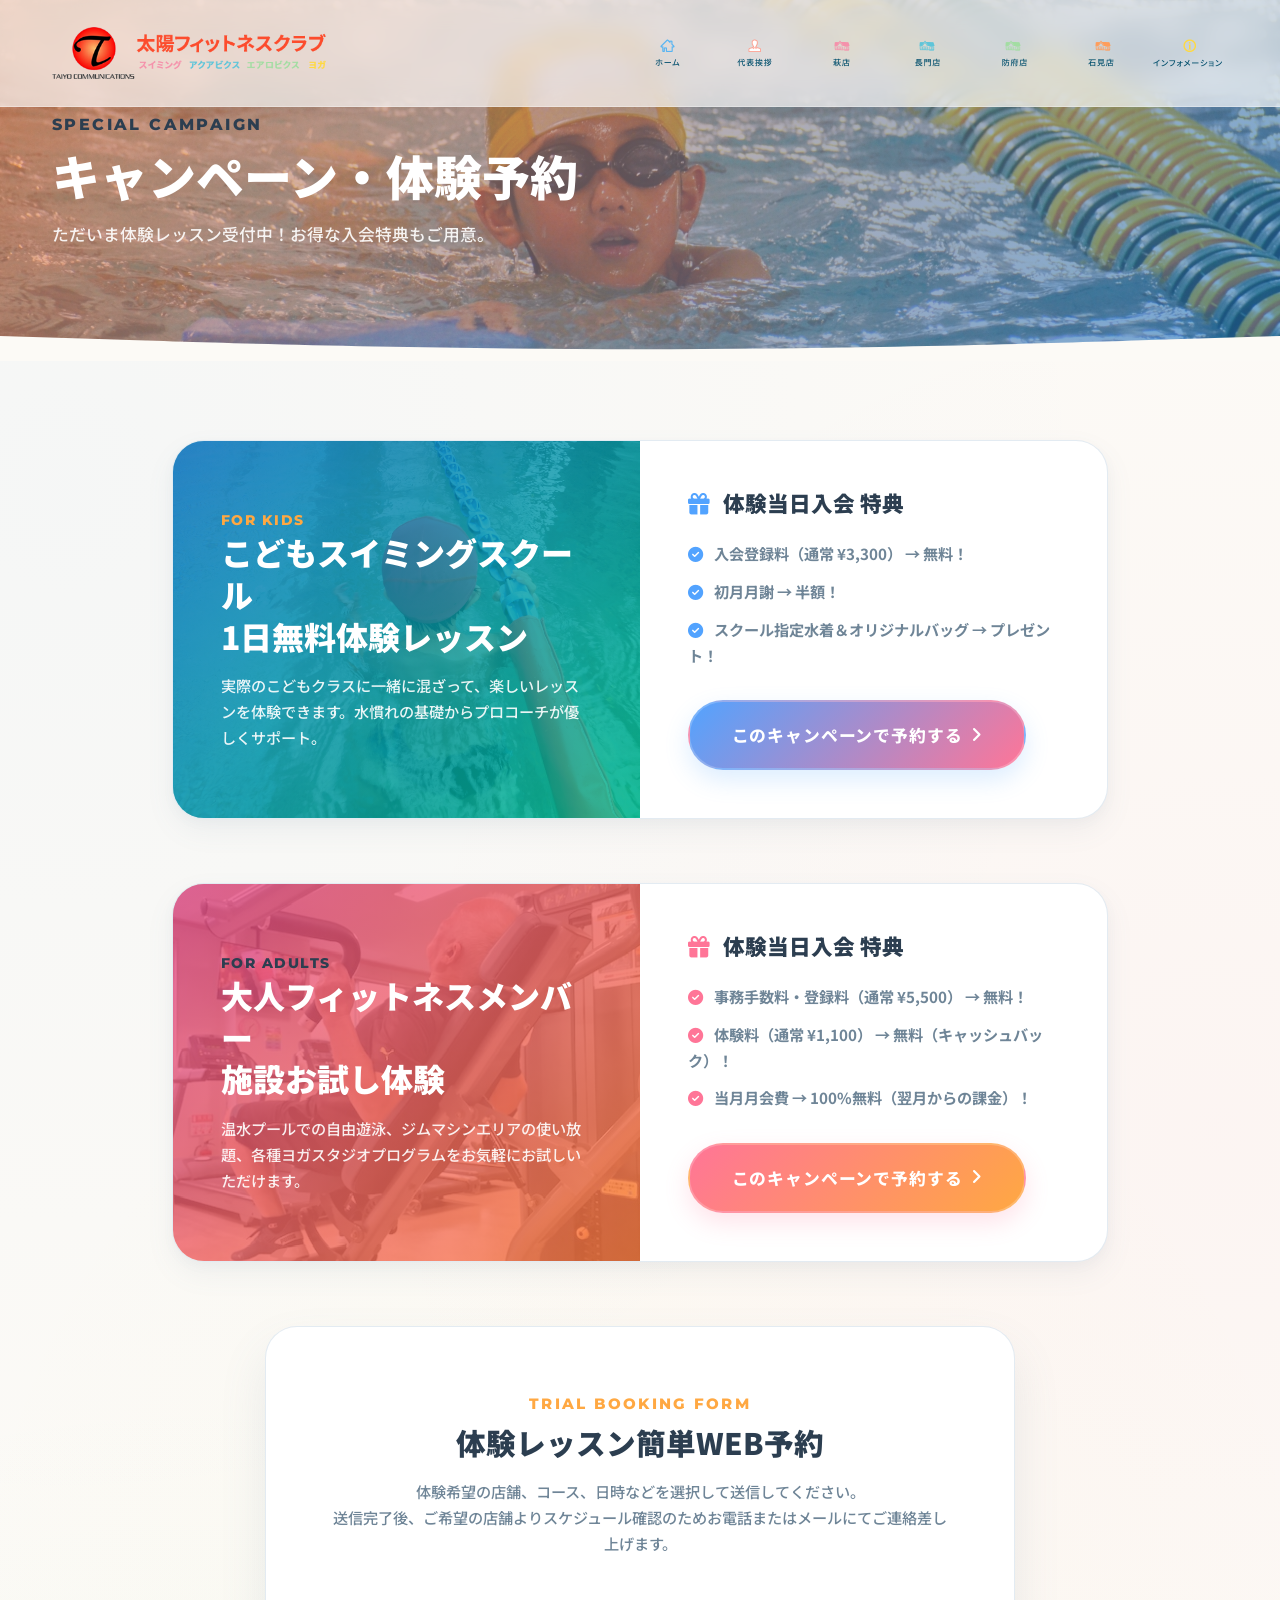
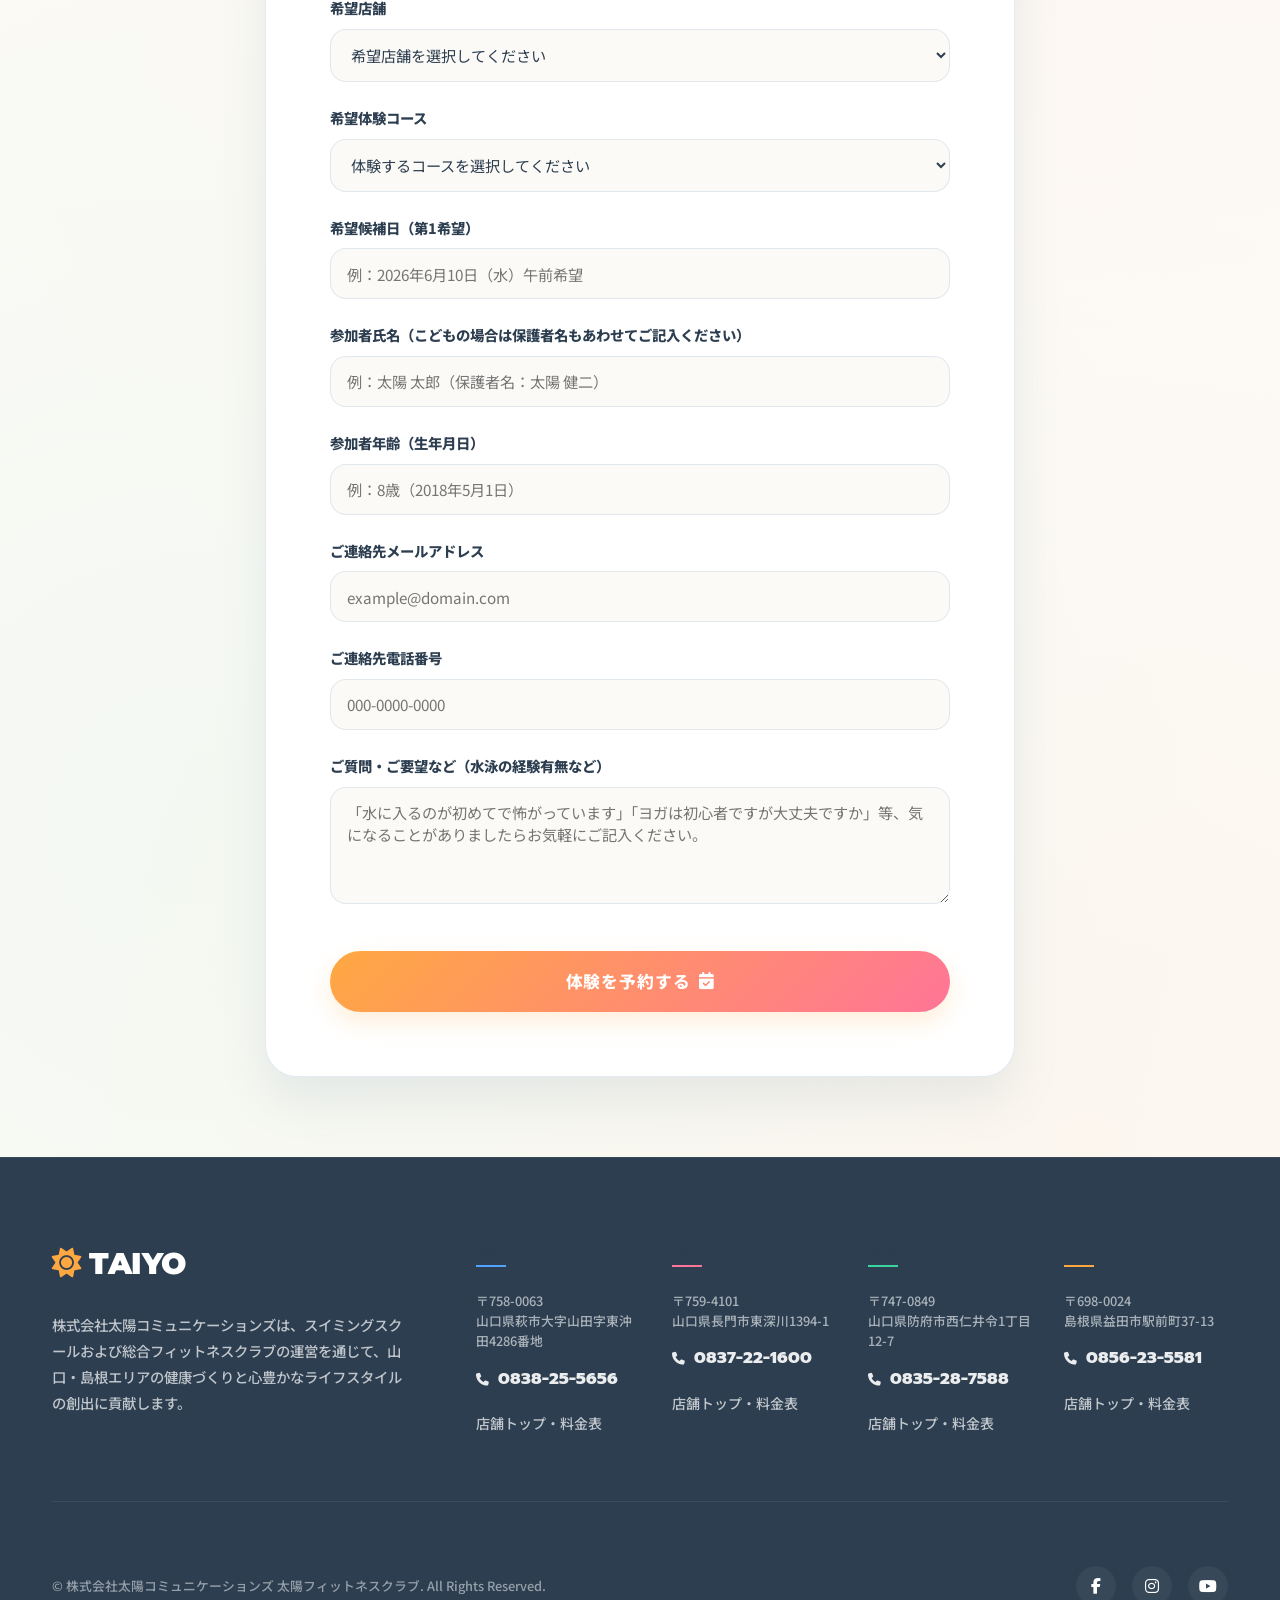
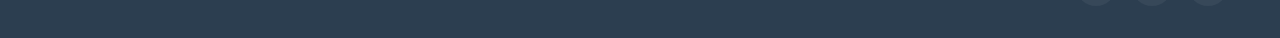
<file: campaign.html>
<!DOCTYPE html>
<html lang="ja">
<head>
  <meta charset="utf-8">
  <meta http-equiv="X-UA-Compatible" content="IE=edge">
  <meta name="viewport" content="width=device-width, initial-scale=1.0">
  <meta name="format-detection" content="telephone=no">
  <title>キャンペーン・体験予約 | 太陽フィットネスクラブ | 山口県・島根県のスイミング教室</title>
  <meta name="description" content="【太陽フィットネスクラブ】の最新お得な入会キャンペーン情報。こどもスイミングスクール1日無料体験、大人メンバー体験・当日入会金割引のご案内。WEBから簡単体験予約可能。">
  <meta name="keywords" content="スイミング無料体験,ジム体験予約,太陽フィットネスクラブキャンペーン,入会割引,山口県,島根県">

  <!-- Stylesheets -->
  <link rel="stylesheet" href="./css/style.css">
  
  <!-- FontAwesome for Icons -->
  <link rel="stylesheet" href="https://cdnjs.cloudflare.com/ajax/libs/font-awesome/6.4.0/css/all.min.css">
  
  <style>
    .p-page-hero {
      position: relative;
      height: 360px;
      background: linear-gradient(135deg, rgba(255, 126, 65, 0.6) 0%, rgba(13, 109, 192, 0.6) 100%), 
                  url('./img/769363_m.jpg') no-repeat center center;
      background-size: cover;
      display: flex;
      align-items: center;
      color: var(--color-bg-white);
      z-index: 1;
    }
    
    .p-page-hero__wave {
      position: absolute;
      bottom: -1px;
      left: 0;
      width: 100%;
      line-height: 0;
      z-index: 3;
    }
    
    .p-page-hero__wave svg {
      width: 100%;
      height: 40px;
      fill: var(--color-bg-base);
    }

    .p-camp-card {
      background-color: var(--color-bg-white);
      border-radius: var(--radius-md);
      overflow: hidden;
      border: 1px solid var(--color-border);
      box-shadow: var(--shadow-md);
      display: grid;
      grid-template-columns: 1fr 1fr;
      transition: var(--transition-normal);
      margin-bottom: 4rem;
    }

    @media (max-width: 768px) {
      .p-camp-card {
        grid-template-columns: 1fr;
      }
    }

    .p-camp-card:hover {
      transform: translateY(-5px);
      box-shadow: var(--shadow-lg);
    }

    .p-form-group {
      margin-bottom: 1.5rem;
      text-align: left;
    }

    .p-form-label {
      font-weight: 800;
      font-size: 0.9rem;
      color: var(--color-dark);
      display: block;
      margin-bottom: 0.5rem;
    }

    .p-form-input {
      width: 100%;
      background-color: var(--color-bg-base);
      border: 1px solid var(--color-border);
      border-radius: var(--radius-sm);
      padding: 0.85rem 1rem;
      font-size: 0.95rem;
      color: var(--color-dark);
      transition: var(--transition-fast);
    }

    .p-form-input:focus {
      border-color: var(--color-iwami);
      box-shadow: var(--shadow-glow-iwami);
      background-color: var(--color-bg-white);
    }
  </style>
</head>
<body>

  <!-- ==========================================================================
     HEADER SECTION (Sticky Glassmorphic Nav)
     ========================================================================== -->
  <header class="l-header" id="header">
    <div class="l-container l-header__container">
      <div class="l-header__logo">
        <a href="./index.html">
          <img src="./img/logo.png" alt="太陽フィットネスクラブ" style="height: 52px; width: auto; transition: var(--transition-normal);">
        </a>
      </div>
      
      <nav class="l-header__nav" aria-label="メインナビゲーション">
        <ul class="p-global-nav">
          <li class="p-global-nav__item">
            <a href="./index.html" class="p-global-nav__link">
              <img src="./img/navi01.png" alt="ホーム">
            </a>
          </li>
          <li class="p-global-nav__item">
            <a href="./greeting.html" class="p-global-nav__link">
              <img src="./img/navi02.png" alt="代表挨拶">
            </a>
          </li>
          <li class="p-global-nav__item">
            <a href="./shop-hagi.html" class="p-global-nav__link">
              <img src="./img/navi03.png" alt="萩店">
            </a>
            <div class="p-global-nav__dropdown">
              <ul class="p-dropdown-list">
                <li class="p-dropdown-list__item"><a href="./program-child.html">こどもスクール</a></li>
                <li class="p-dropdown-list__item"><a href="./program-adult.html">大人スクール</a></li>
                <li class="p-dropdown-list__item"><a href="./campaign.html">キャンペーン</a></li>
                <li class="p-dropdown-list__item"><a href="./blog.html">ブログ</a></li>
              </ul>
            </div>
          </li>
          <li class="p-global-nav__item">
            <a href="./shop-nagato.html" class="p-global-nav__link">
              <img src="./img/navi04.png" alt="長門店">
            </a>
            <div class="p-global-nav__dropdown">
              <ul class="p-dropdown-list">
                <li class="p-dropdown-list__item"><a href="./program-child.html">こどもスクール</a></li>
                <li class="p-dropdown-list__item"><a href="./program-adult.html">大人スクール</a></li>
                <li class="p-dropdown-list__item"><a href="./campaign.html">キャンペーン</a></li>
                <li class="p-dropdown-list__item"><a href="./blog.html">ブログ</a></li>
              </ul>
            </div>
          </li>
          <li class="p-global-nav__item">
            <a href="./shop-hofu.html" class="p-global-nav__link">
              <img src="./img/navi05.png" alt="防府店">
            </a>
            <div class="p-global-nav__dropdown">
              <ul class="p-dropdown-list">
                <li class="p-dropdown-list__item"><a href="./program-child.html">こどもスクール</a></li>
                <li class="p-dropdown-list__item"><a href="./program-adult.html">大人スクール</a></li>
                <li class="p-dropdown-list__item"><a href="./campaign.html">キャンペーン</a></li>
                <li class="p-dropdown-list__item"><a href="./blog.html">ブログ</a></li>
              </ul>
            </div>
          </li>
          <li class="p-global-nav__item">
            <a href="./shop-iwami.html" class="p-global-nav__link">
              <img src="./img/navi06.png" alt="石見店">
            </a>
            <div class="p-global-nav__dropdown">
              <ul class="p-dropdown-list">
                <li class="p-dropdown-list__item"><a href="./program-child.html">こどもスクール</a></li>
                <li class="p-dropdown-list__item"><a href="./program-adult.html">大人スクール</a></li>
                <li class="p-dropdown-list__item"><a href="./campaign.html">キャンペーン</a></li>
                <li class="p-dropdown-list__item"><a href="./blog.html">ブログ</a></li>
              </ul>
            </div>
          </li>
          <li class="p-global-nav__item">
            <a href="#" class="p-global-nav__link">
              <img src="./img/navi07.png" alt="インフォメーション">
            </a>
            <div class="p-global-nav__dropdown">
              <ul class="p-dropdown-list">
                <li class="p-dropdown-list__item"><a href="./business.html">連携事業</a></li>
                <li class="p-dropdown-list__item"><a href="./recruit.html">採用情報</a></li>
              </ul>
            </div>
          </li>
        </ul>
      </nav>

      <!-- Mobile Hamburger button -->
      <div class="l-header__hamburger" id="hamburger" aria-expanded="false" aria-label="メニューを開閉する">
        <span></span>
        <span></span>
        <span></span>
      </div>
    </div>
  </header>

  <!-- Mobile Menu Overlay -->
  <nav class="p-mobile-nav" id="mobile-nav" aria-label="モバイルナビゲーション">
    <ul class="p-mobile-nav__list">
      <li><a href="./index.html" class="p-mobile-nav__link">ホーム</a></li>
      <li><a href="./greeting.html" class="p-mobile-nav__link">代表挨拶</a></li>
      <li>
        <span class="p-mobile-nav__link" style="opacity: 0.5; font-size: 1.1rem; text-transform: uppercase; letter-spacing: 0.05em; display: block; margin-top: 1rem;">店舗一覧</span>
        <ul class="p-mobile-nav__sublist">
          <li><a href="./shop-hagi.html" class="p-mobile-nav__sublink">萩店</a></li>
          <li><a href="./shop-nagato.html" class="p-mobile-nav__sublink">長門店</a></li>
          <li><a href="./shop-hofu.html" class="p-mobile-nav__sublink">防府店</a></li>
          <li><a href="./shop-iwami.html" class="p-mobile-nav__sublink">石見店</a></li>
        </ul>
      </li>
      <li>
        <span class="p-mobile-nav__link" style="opacity: 0.5; font-size: 1.1rem; text-transform: uppercase; letter-spacing: 0.05em; display: block; margin-top: 1rem;">プログラム</span>
        <ul class="p-mobile-nav__sublist">
          <li><a href="./program-child.html" class="p-mobile-nav__sublink">こどもスクール</a></li>
          <li><a href="./program-adult.html" class="p-mobile-nav__sublink">大人スクール</a></li>
        </ul>
      </li>
      <li><a href="./campaign.html" class="p-mobile-nav__link">キャンペーン</a></li>
      <li><a href="./blog.html" class="p-mobile-nav__link">ブログ</a></li>
      <li><a href="./recruit.html" class="p-mobile-nav__link" style="color: var(--color-nagato);">採用情報</a></li>
    </ul>
  </nav>

  <!-- ==========================================================================
     PAGE HERO (Campaign Header)
     ========================================================================== -->
  <section class="p-page-hero">
    <div class="l-container">
      <div style="max-width: 600px;">
        <span style="font-family: var(--font-head); font-weight: 800; letter-spacing: 0.15em; color: var(--color-dark); display: block; margin-bottom: 0.5rem; text-transform: uppercase;">Special Campaign</span>
        <h1 style="font-size: 3rem; font-weight: 900; line-height: 1.2; margin-bottom: 1rem; color: var(--color-bg-white);">キャンペーン・体験予約</h1>
        <p style="opacity: 0.9; font-size: 1.05rem;">ただいま体験レッスン受付中！お得な入会特典もご用意。</p>
      </div>
    </div>
    <div class="p-page-hero__wave">
      <svg viewBox="0 0 1440 40" preserveAspectRatio="none">
        <path d="M0,15L120,18.3C240,22,480,28,720,28.3C960,28,1200,22,1320,18.3L1440,15L1440,40L1320,40C1200,40,960,40,720,40C480,40,240,40,120,40L0,40Z"></path>
      </svg>
    </div>
  </section>

  <!-- ==========================================================================
     CAMPAIGN CONTENT
     ========================================================================== -->
  <section style="padding: 5rem 0;">
    <div class="l-container" style="max-width: 1000px;">
      
      <!-- Campaign 1: Child -->
      <div class="p-camp-card u-fade-up">
        <div style="background: linear-gradient(135deg, rgba(13, 109, 192, 0.8) 0%, rgba(0, 194, 146, 0.8) 100%), url('./img/22054873_m-1.jpg') center center; background-size: cover; padding: 3rem; color: white; display: flex; flex-direction: column; justify-content: center; min-height: 350px;">
          <span style="font-family: var(--font-head); font-weight: 800; font-size: 0.9rem; letter-spacing: 0.1em; color: var(--color-iwami); text-transform: uppercase;">For Kids</span>
          <h2 style="font-size: 2rem; font-weight: 900; color: white; margin-bottom: 1rem;">こどもスイミングスクール<br>1日無料体験レッスン</h2>
          <p style="font-size: 0.95rem; opacity: 0.9;">実際のこどもクラスに一緒に混ざって、楽しいレッスンを体験できます。水慣れの基礎からプロコーチが優しくサポート。</p>
        </div>
        <div style="padding: 3rem; display: flex; flex-direction: column; justify-content: center;">
          <h3 style="font-weight: 900; font-size: 1.35rem; margin-bottom: 1.5rem; color: var(--color-dark);"><i class="fa-solid fa-gift" style="color: var(--color-primary); margin-right: 0.5rem;"></i> 体験当日入会 特典</h3>
          <ul style="display: flex; flex-direction: column; gap: 0.75rem; color: var(--color-slate-gray); font-size: 0.95rem; margin-bottom: 2rem;">
            <li><i class="fa-solid fa-circle-check" style="color: var(--color-primary); margin-right: 0.5rem;"></i> <strong>入会登録料（通常 ¥3,300） → 無料！</strong></li>
            <li><i class="fa-solid fa-circle-check" style="color: var(--color-primary); margin-right: 0.5rem;"></i> <strong>初月月謝 → 半額！</strong></li>
            <li><i class="fa-solid fa-circle-check" style="color: var(--color-primary); margin-right: 0.5rem;"></i> <strong>スクール指定水着＆オリジナルバッグ → プレゼント！</strong></li>
          </ul>
          <a href="#trial-form" class="c-btn c-btn--primary" style="align-self: flex-start;">このキャンペーンで予約する <i class="fa-solid fa-angle-right" style="margin-left: 0.5rem;"></i></a>
        </div>
      </div>

      <!-- Campaign 2: Adult -->
      <div class="p-camp-card u-fade-up">
        <div style="background: linear-gradient(135deg, rgba(226, 75, 139, 0.8) 0%, rgba(255, 126, 65, 0.8) 100%), url('./img/ウェイト①.jpeg') center center; background-size: cover; padding: 3rem; color: white; display: flex; flex-direction: column; justify-content: center; min-height: 350px;">
          <span style="font-family: var(--font-head); font-weight: 800; font-size: 0.9rem; letter-spacing: 0.1em; color: var(--color-dark); text-transform: uppercase;">For Adults</span>
          <h2 style="font-size: 2rem; font-weight: 900; color: white; margin-bottom: 1rem;">大人フィットネスメンバー<br>施設お試し体験</h2>
          <p style="font-size: 0.95rem; opacity: 0.9;">温水プールでの自由遊泳、ジムマシンエリアの使い放題、各種ヨガスタジオプログラムをお気軽にお試しいただけます。</p>
        </div>
        <div style="padding: 3rem; display: flex; flex-direction: column; justify-content: center;">
          <h3 style="font-weight: 900; font-size: 1.35rem; margin-bottom: 1.5rem; color: var(--color-dark);"><i class="fa-solid fa-gift" style="color: var(--color-nagato); margin-right: 0.5rem;"></i> 体験当日入会 特典</h3>
          <ul style="display: flex; flex-direction: column; gap: 0.75rem; color: var(--color-slate-gray); font-size: 0.95rem; margin-bottom: 2rem;">
            <li><i class="fa-solid fa-circle-check" style="color: var(--color-nagato); margin-right: 0.5rem;"></i> <strong>事務手数料・登録料（通常 ¥5,500） → 無料！</strong></li>
            <li><i class="fa-solid fa-circle-check" style="color: var(--color-nagato); margin-right: 0.5rem;"></i> <strong>体験料（通常 ¥1,100） → 無料（キャッシュバック）！</strong></li>
            <li><i class="fa-solid fa-circle-check" style="color: var(--color-nagato); margin-right: 0.5rem;"></i> <strong>当月月会費 → 100%無料（翌月からの課金）！</strong></li>
          </ul>
          <a href="#trial-form" class="c-btn c-btn--primary" style="background: var(--grad-nagato); box-shadow: var(--shadow-glow-nagato); align-self: flex-start;">このキャンペーンで予約する <i class="fa-solid fa-angle-right" style="margin-left: 0.5rem;"></i></a>
        </div>
      </div>

      <!-- Trial Booking Form -->
      <div id="trial-form" style="background-color: var(--color-bg-white); border-radius: var(--radius-md); padding: 4rem; border: 1px solid var(--color-border); box-shadow: var(--shadow-lg); max-width: 750px; margin: 0 auto; text-align: center;" class="u-fade-up">
        <span style="font-family: var(--font-head); font-weight: 800; color: var(--color-iwami); font-size: 0.95rem; letter-spacing: 0.15em; display: block; margin-bottom: 0.5rem; text-transform: uppercase;">Trial Booking Form</span>
        <h3 style="font-size: 1.85rem; font-weight: 900; margin-bottom: 1rem; color: var(--color-dark);">体験レッスン簡単WEB予約</h3>
        <p style="color: var(--color-slate-gray); margin-bottom: 2.5rem; font-size: 0.95rem;">
          体験希望の店舗、コース、日時などを選択して送信してください。<br>
          送信完了後、ご希望の店舗よりスケジュール確認のためお電話またはメールにてご連絡差し上げます。
        </p>

        <form action="#" method="post" onsubmit="event.preventDefault(); alert('体験予約を受付いたしました。店舗担当者より折り返しのご連絡を差し上げます。ご予約ありがとうございます。');">
          <div class="p-form-group">
            <label class="p-form-label" for="trial-shop">希望店舗</label>
            <select class="p-form-input" id="trial-shop" required>
              <option value="">希望店舗を選択してください</option>
              <option value="hagi">萩店</option>
              <option value="nagato">長門店</option>
              <option value="hofu">防府店</option>
              <option value="iwami">石見店</option>
            </select>
          </div>
          
          <div class="p-form-group">
            <label class="p-form-label" for="trial-course">希望体験コース</label>
            <select class="p-form-input" id="trial-course" required>
              <option value="">体験するコースを選択してください</option>
              <option value="child-baby">親子ベビー・乳幼児スクール（こども）</option>
              <option value="child-regular">幼児・児童スイミングスクール（こども）</option>
              <option value="adult-pool">プールフィットネス・大人水泳（大人）</option>
              <option value="adult-yoga">スタジオヨガ・エアロビクラス（大人）</option>
              <option value="adult-gym">マシンジムお試し（大人）</option>
            </select>
          </div>

          <div class="p-form-group">
            <label class="p-form-label" for="trial-date">希望候補日（第1希望）</label>
            <input class="p-form-input" id="trial-date" type="text" placeholder="例：2026年6月10日（水）午前希望" required>
          </div>

          <div class="p-form-group">
            <label class="p-form-label" for="trial-name">参加者氏名（こどもの場合は保護者名もあわせてご記入ください）</label>
            <input class="p-form-input" id="trial-name" type="text" placeholder="例：太陽 太郎（保護者名：太陽 健二）" required>
          </div>

          <div class="p-form-group">
            <label class="p-form-label" for="trial-age">参加者年齢（生年月日）</label>
            <input class="p-form-input" id="trial-age" type="text" placeholder="例：8歳（2018年5月1日）" required>
          </div>

          <div class="p-form-group">
            <label class="p-form-label" for="trial-email">ご連絡先メールアドレス</label>
            <input class="p-form-input" id="trial-email" type="email" placeholder="example@domain.com" required>
          </div>

          <div class="p-form-group">
            <label class="p-form-label" for="trial-tel">ご連絡先電話番号</label>
            <input class="p-form-input" id="trial-tel" type="tel" placeholder="000-0000-0000" required>
          </div>

          <div class="p-form-group">
            <label class="p-form-label" for="trial-msg">ご質問・ご要望など（水泳の経験有無など）</label>
            <textarea class="p-form-input" id="trial-msg" rows="4" placeholder="「水に入るのが初めてで怖がっています」「ヨガは初心者ですが大丈夫ですか」等、気になることがありましたらお気軽にご記入ください。" style="resize: vertical;"></textarea>
          </div>
          
          <button class="c-btn c-btn--primary" type="submit" style="width: 100%; border: none; margin-top: 1rem; background: var(--grad-iwami); box-shadow: var(--shadow-glow-iwami);">
            体験を予約する <i class="fa-solid fa-calendar-check" style="margin-left: 0.5rem;"></i>
          </button>
        </form>
      </div>

    </div>
  </section>

  <!-- ==========================================================================
     FOOTER SECTION (Modern Glass Columns)
     ========================================================================== -->
  <footer class="l-footer">
    <div class="l-container">
      <div class="l-footer__top">
        <div class="l-footer__about">
          <div class="l-footer__logo">
            <span style="font-family: var(--font-head); font-weight: 900; font-size: 1.85rem; letter-spacing: -0.02em; color: var(--color-bg-white); display: flex; align-items: center; gap: 0.5rem; margin-bottom: 1.5rem;">
              <i class="fa-solid fa-sun" style="color: var(--color-iwami);"></i>
              TAIYO
            </span>
          </div>
          <p class="l-footer__desc">
            株式会社太陽コミュニケーションズは、スイミングスクールおよび総合フィットネスクラブの運営を通じて、山口・島根エリアの健康づくりと心豊かなライフスタイルの創出に貢献します。
          </p>
        </div>

        <div class="l-footer__grid">
          <div>
            <h4 class="l-footer__col-title l-footer__col-hagi">萩店</h4>
            <address class="l-footer__address">
              〒758-0063<br>
              山口県萩市大字山田字東沖田4286番地
            </address>
            <a href="tel:0838-25-5656" class="l-footer__tel"><i class="fa-solid fa-phone" style="font-size: 0.8rem; margin-right: 0.25rem;"></i> 0838-25-5656</a>
            <ul class="l-footer__list" style="margin-top: 1rem;">
              <li><a href="./shop-hagi.html" class="l-footer__link">店舗トップ・料金表</a></li>
            </ul>
          </div>

          <div>
            <h4 class="l-footer__col-title l-footer__col-nagato">長門店</h4>
            <address class="l-footer__address">
              〒759-4101<br>
              山口県長門市東深川1394-1
            </address>
            <a href="tel:0837-22-1600" class="l-footer__tel"><i class="fa-solid fa-phone" style="font-size: 0.8rem; margin-right: 0.25rem;"></i> 0837-22-1600</a>
            <ul class="l-footer__list" style="margin-top: 1rem;">
              <li><a href="./shop-nagato.html" class="l-footer__link">店舗トップ・料金表</a></li>
            </ul>
          </div>

          <div>
            <h4 class="l-footer__col-title l-footer__col-hofu">防府店</h4>
            <address class="l-footer__address">
              〒747-0849<br>
              山口県防府市西仁井令1丁目12-7
            </address>
            <a href="tel:0835-28-7588" class="l-footer__tel"><i class="fa-solid fa-phone" style="font-size: 0.8rem; margin-right: 0.25rem;"></i> 0835-28-7588</a>
            <ul class="l-footer__list" style="margin-top: 1rem;">
              <li><a href="./shop-hofu.html" class="l-footer__link">店舗トップ・料金表</a></li>
            </ul>
          </div>

          <div>
            <h4 class="l-footer__col-title l-footer__col-iwami">石見店</h4>
            <address class="l-footer__address">
              〒698-0024<br>
              島根県益田市駅前町37-13
            </address>
            <a href="tel:0856-23-5581" class="l-footer__tel"><i class="fa-solid fa-phone" style="font-size: 0.8rem; margin-right: 0.25rem;"></i> 0856-23-5581</a>
            <ul class="l-footer__list" style="margin-top: 1rem;">
              <li><a href="./shop-iwami.html" class="l-footer__link">店舗トップ・料金表</a></li>
            </ul>
          </div>
        </div>
      </div>

      <div class="l-footer__bottom">
        <small class="l-footer__copyright">&copy; 株式会社太陽コミュニケーションズ 太陽フィットネスクラブ. All Rights Reserved.</small>
        
        <div class="l-footer__sns">
          <a href="#" class="l-footer__sns-link" aria-label="Facebook"><i class="fa-brands fa-facebook-f" style="color: var(--color-bg-white);"></i></a>
          <a href="#" class="l-footer__sns-link" aria-label="Instagram"><i class="fa-brands fa-instagram" style="color: var(--color-bg-white);"></i></a>
          <a href="#" class="l-footer__sns-link" aria-label="YouTube"><i class="fa-brands fa-youtube" style="color: var(--color-bg-white);"></i></a>
        </div>
      </div>
    </div>
  </footer>

  <!-- Scripts -->
  <script src="./js/main.js"></script>
</body>
</html>
</file>
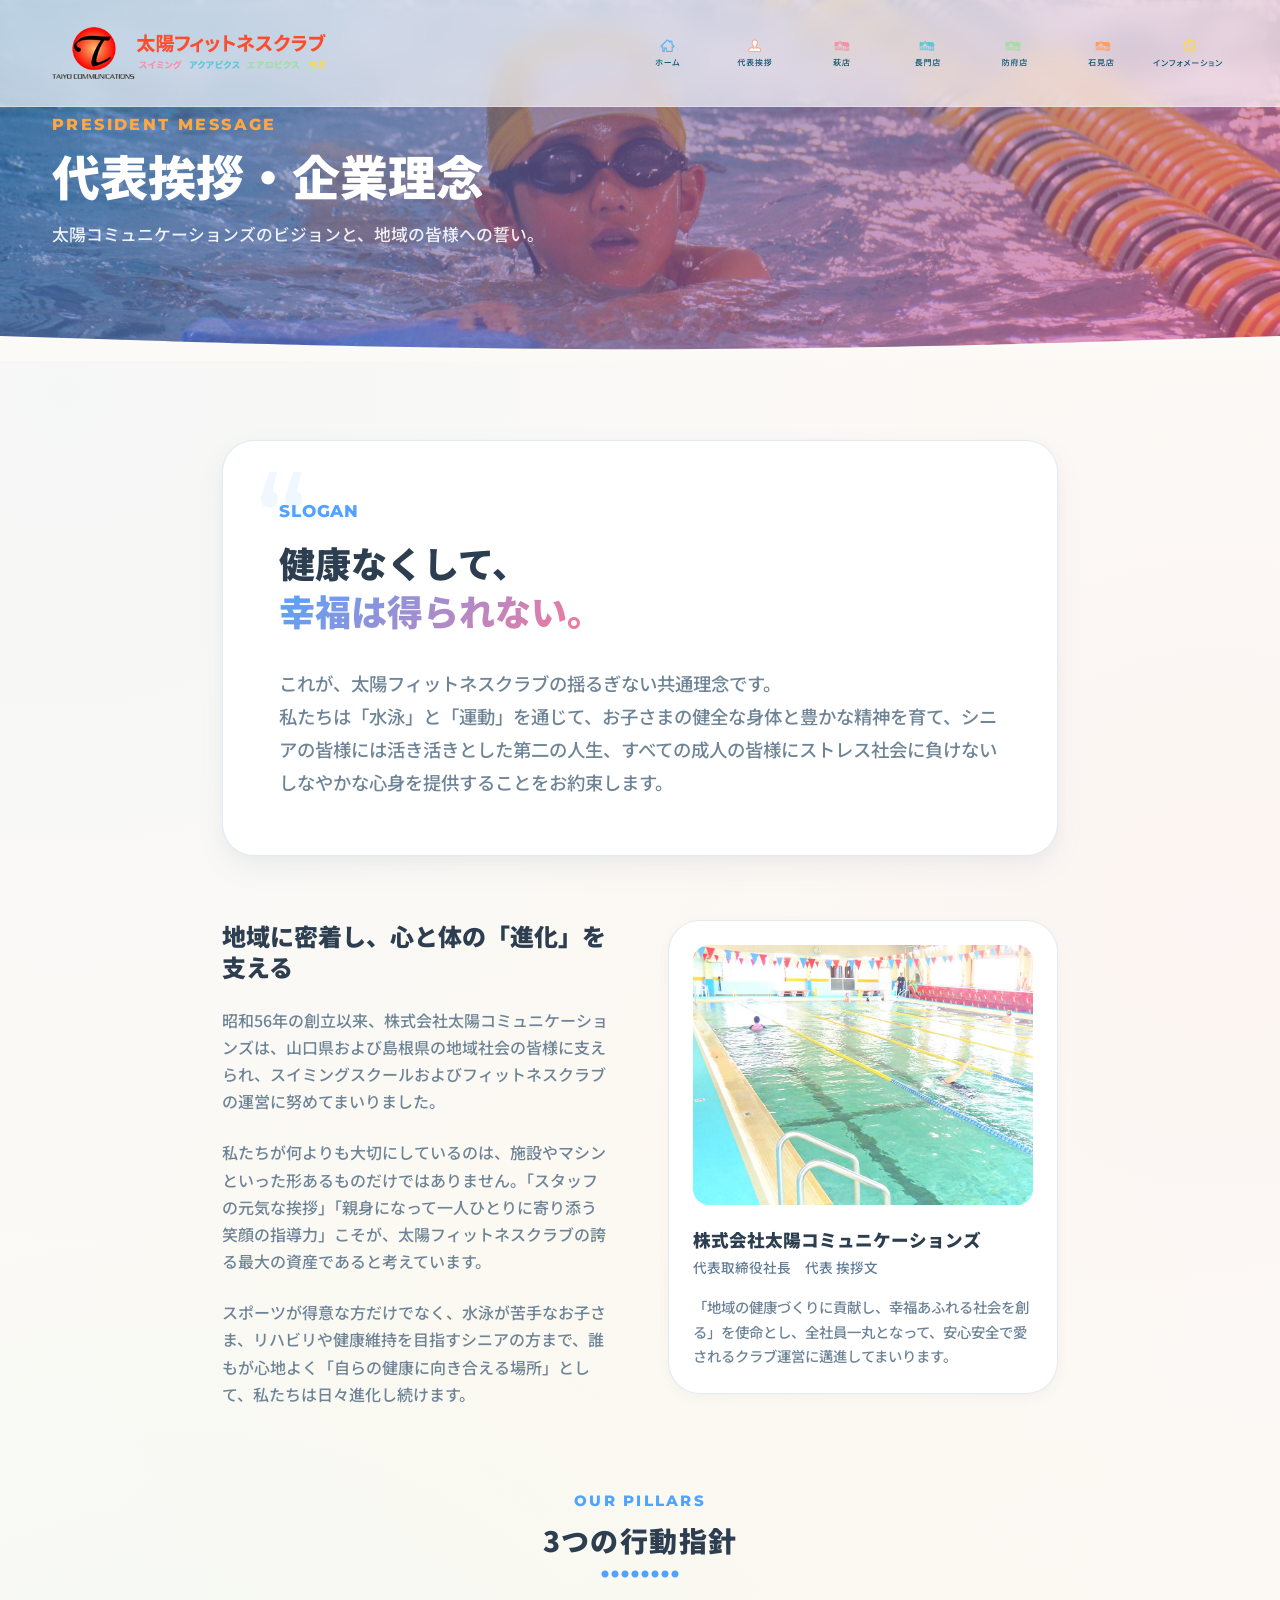
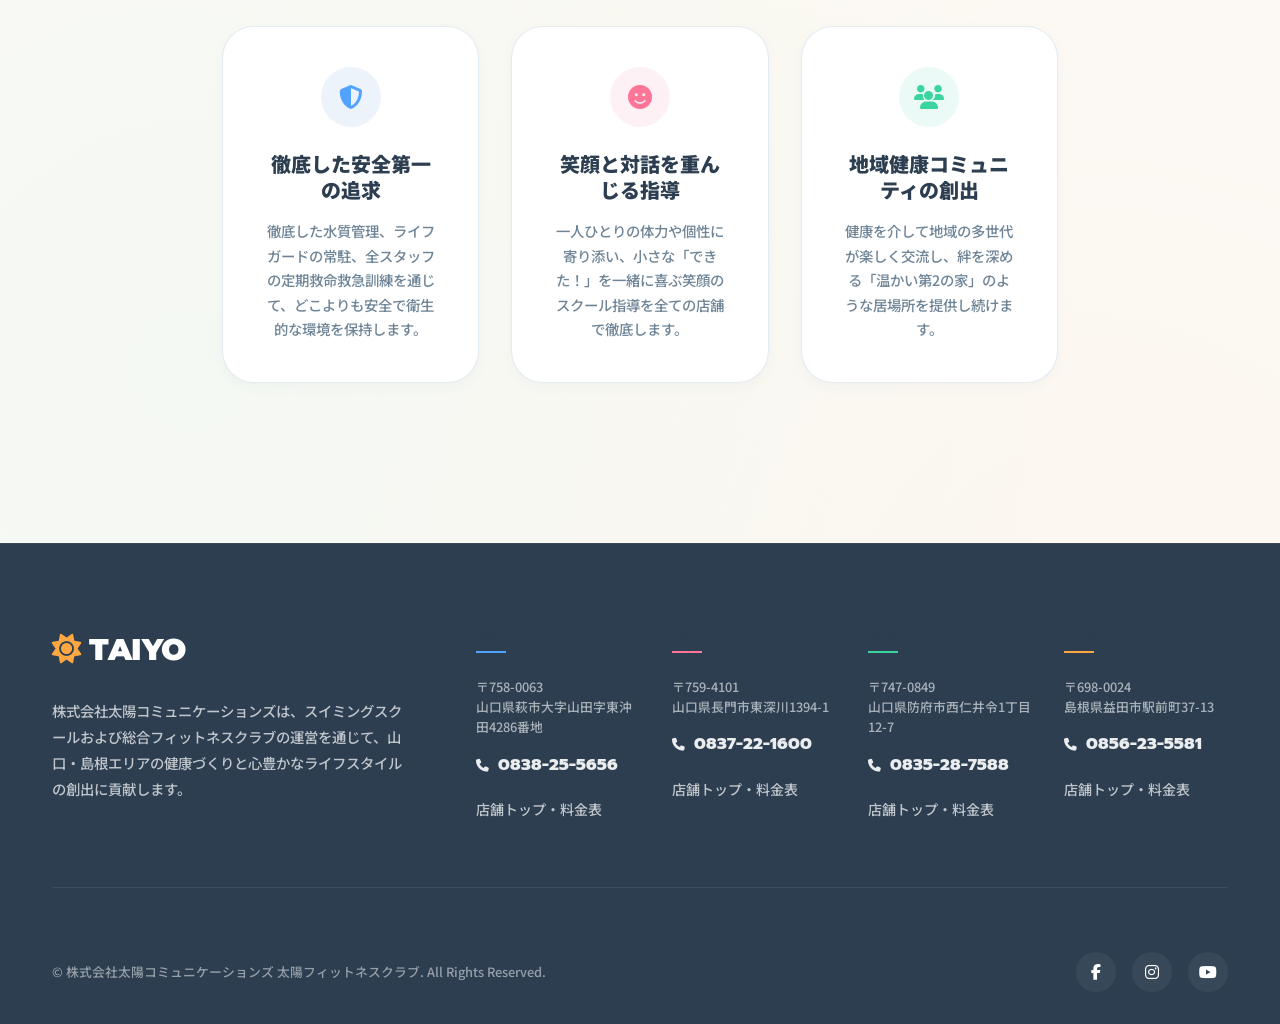
<file: greeting.html>
<!DOCTYPE html>
<html lang="ja">
<head>
  <meta charset="utf-8">
  <meta http-equiv="X-UA-Compatible" content="IE=edge">
  <meta name="viewport" content="width=device-width, initial-scale=1.0">
  <meta name="format-detection" content="telephone=no">
  <title>代表挨拶・企業理念 | 太陽フィットネスクラブ | 山口県・島根県のスイミングスクール＆フィットネス</title>
  <meta name="description" content="【太陽フィットネスクラブ】の代表挨拶と企業理念のご紹介。「健康なくして幸福は得られない」をスローガンに、山口県・島根県でスポーツを通じた健康社会の実現に邁進しています。">
  <meta name="keywords" content="太陽フィットネスクラブ,代表挨拶,企業理念,太陽コミュニケーションズ,山口県,島根県,スポーツ推進">

  <!-- Stylesheets -->
  <link rel="stylesheet" href="./css/style.css">
  
  <!-- FontAwesome for Icons -->
  <link rel="stylesheet" href="https://cdnjs.cloudflare.com/ajax/libs/font-awesome/6.4.0/css/all.min.css">
  
  <style>
    .p-page-hero {
      position: relative;
      height: 360px;
      background: linear-gradient(135deg, rgba(13, 109, 192, 0.6) 0%, rgba(226, 75, 139, 0.6) 100%), 
                  url('./img/769363_m.jpg') no-repeat center center;
      background-size: cover;
      display: flex;
      align-items: center;
      color: var(--color-bg-white);
      z-index: 1;
    }
    
    .p-page-hero__wave {
      position: absolute;
      bottom: -1px;
      left: 0;
      width: 100%;
      line-height: 0;
      z-index: 3;
    }
    
    .p-page-hero__wave svg {
      width: 100%;
      height: 40px;
      fill: var(--color-bg-base);
    }

    .p-quote-box {
      background-color: var(--color-bg-white);
      border-radius: var(--radius-md);
      padding: 3.5rem;
      border: 1px solid var(--color-border);
      box-shadow: var(--shadow-md);
      position: relative;
      margin-bottom: 4rem;
    }

    .p-quote-box::before {
      content: '“';
      font-family: var(--font-head);
      font-size: 8rem;
      color: var(--color-primary);
      opacity: 0.08;
      position: absolute;
      top: 1rem;
      left: 2rem;
      line-height: 1;
    }
  </style>
</head>
<body>

  <!-- ==========================================================================
     HEADER SECTION (Sticky Glassmorphic Nav)
     ========================================================================== -->
  <header class="l-header" id="header">
    <div class="l-container l-header__container">
      <div class="l-header__logo">
        <a href="./index.html">
          <img src="./img/logo.png" alt="太陽フィットネスクラブ" style="height: 52px; width: auto; transition: var(--transition-normal);">
        </a>
      </div>
      
      <nav class="l-header__nav" aria-label="メインナビゲーション">
        <ul class="p-global-nav">
          <li class="p-global-nav__item">
            <a href="./index.html" class="p-global-nav__link">
              <img src="./img/navi01.png" alt="ホーム">
            </a>
          </li>
          <li class="p-global-nav__item">
            <a href="./greeting.html" class="p-global-nav__link">
              <img src="./img/navi02.png" alt="代表挨拶">
            </a>
          </li>
          <li class="p-global-nav__item">
            <a href="./shop-hagi.html" class="p-global-nav__link">
              <img src="./img/navi03.png" alt="萩店">
            </a>
            <div class="p-global-nav__dropdown">
              <ul class="p-dropdown-list">
                <li class="p-dropdown-list__item"><a href="./program-child.html">こどもスクール</a></li>
                <li class="p-dropdown-list__item"><a href="./program-adult.html">大人スクール</a></li>
                <li class="p-dropdown-list__item"><a href="./campaign.html">キャンペーン</a></li>
                <li class="p-dropdown-list__item"><a href="./blog.html">ブログ</a></li>
              </ul>
            </div>
          </li>
          <li class="p-global-nav__item">
            <a href="./shop-nagato.html" class="p-global-nav__link">
              <img src="./img/navi04.png" alt="長門店">
            </a>
            <div class="p-global-nav__dropdown">
              <ul class="p-dropdown-list">
                <li class="p-dropdown-list__item"><a href="./program-child.html">こどもスクール</a></li>
                <li class="p-dropdown-list__item"><a href="./program-adult.html">大人スクール</a></li>
                <li class="p-dropdown-list__item"><a href="./campaign.html">キャンペーン</a></li>
                <li class="p-dropdown-list__item"><a href="./blog.html">ブログ</a></li>
              </ul>
            </div>
          </li>
          <li class="p-global-nav__item">
            <a href="./shop-hofu.html" class="p-global-nav__link">
              <img src="./img/navi05.png" alt="防府店">
            </a>
            <div class="p-global-nav__dropdown">
              <ul class="p-dropdown-list">
                <li class="p-dropdown-list__item"><a href="./program-child.html">こどもスクール</a></li>
                <li class="p-dropdown-list__item"><a href="./program-adult.html">大人スクール</a></li>
                <li class="p-dropdown-list__item"><a href="./campaign.html">キャンペーン</a></li>
                <li class="p-dropdown-list__item"><a href="./blog.html">ブログ</a></li>
              </ul>
            </div>
          </li>
          <li class="p-global-nav__item">
            <a href="./shop-iwami.html" class="p-global-nav__link">
              <img src="./img/navi06.png" alt="石見店">
            </a>
            <div class="p-global-nav__dropdown">
              <ul class="p-dropdown-list">
                <li class="p-dropdown-list__item"><a href="./program-child.html">こどもスクール</a></li>
                <li class="p-dropdown-list__item"><a href="./program-adult.html">大人スクール</a></li>
                <li class="p-dropdown-list__item"><a href="./campaign.html">キャンペーン</a></li>
                <li class="p-dropdown-list__item"><a href="./blog.html">ブログ</a></li>
              </ul>
            </div>
          </li>
          <li class="p-global-nav__item">
            <a href="#" class="p-global-nav__link">
              <img src="./img/navi07.png" alt="インフォメーション">
            </a>
            <div class="p-global-nav__dropdown">
              <ul class="p-dropdown-list">
                <li class="p-dropdown-list__item"><a href="./business.html">連携事業</a></li>
                <li class="p-dropdown-list__item"><a href="./recruit.html">採用情報</a></li>
              </ul>
            </div>
          </li>
        </ul>
      </nav>

      <!-- Mobile Hamburger button -->
      <div class="l-header__hamburger" id="hamburger" aria-expanded="false" aria-label="メニューを開閉する">
        <span></span>
        <span></span>
        <span></span>
      </div>
    </div>
  </header>

  <!-- Mobile Menu Overlay -->
  <nav class="p-mobile-nav" id="mobile-nav" aria-label="モバイルナビゲーション">
    <ul class="p-mobile-nav__list">
      <li><a href="./index.html" class="p-mobile-nav__link">ホーム</a></li>
      <li><a href="./greeting.html" class="p-mobile-nav__link">代表挨拶</a></li>
      <li>
        <span class="p-mobile-nav__link" style="opacity: 0.5; font-size: 1.1rem; text-transform: uppercase; letter-spacing: 0.05em; display: block; margin-top: 1rem;">店舗一覧</span>
        <ul class="p-mobile-nav__sublist">
          <li><a href="./shop-hagi.html" class="p-mobile-nav__sublink">萩店</a></li>
          <li><a href="./shop-nagato.html" class="p-mobile-nav__sublink">長門店</a></li>
          <li><a href="./shop-hofu.html" class="p-mobile-nav__sublink">防府店</a></li>
          <li><a href="./shop-iwami.html" class="p-mobile-nav__sublink">石見店</a></li>
        </ul>
      </li>
      <li>
        <span class="p-mobile-nav__link" style="opacity: 0.5; font-size: 1.1rem; text-transform: uppercase; letter-spacing: 0.05em; display: block; margin-top: 1rem;">プログラム</span>
        <ul class="p-mobile-nav__sublist">
          <li><a href="./program-child.html" class="p-mobile-nav__sublink">こどもスクール</a></li>
          <li><a href="./program-adult.html" class="p-mobile-nav__sublink">大人スクール</a></li>
        </ul>
      </li>
      <li><a href="./campaign.html" class="p-mobile-nav__link">キャンペーン</a></li>
      <li><a href="./blog.html" class="p-mobile-nav__link">ブログ</a></li>
      <li><a href="./recruit.html" class="p-mobile-nav__link" style="color: var(--color-nagato);">採用情報</a></li>
    </ul>
  </nav>

  <!-- ==========================================================================
     PAGE HERO (Greeting Header)
     ========================================================================== -->
  <section class="p-page-hero">
    <div class="l-container">
      <div style="max-width: 600px;">
        <span style="font-family: var(--font-head); font-weight: 800; letter-spacing: 0.15em; color: var(--color-iwami); display: block; margin-bottom: 0.5rem; text-transform: uppercase;">President Message</span>
        <h1 style="font-size: 3rem; font-weight: 900; line-height: 1.2; margin-bottom: 1rem; color: var(--color-bg-white);">代表挨拶・企業理念</h1>
        <p style="opacity: 0.9; font-size: 1.05rem;">太陽コミュニケーションズのビジョンと、地域の皆様への誓い。</p>
      </div>
    </div>
    <div class="p-page-hero__wave">
      <svg viewBox="0 0 1440 40" preserveAspectRatio="none">
        <path d="M0,15L120,18.3C240,22,480,28,720,28.3C960,28,1200,22,1320,18.3L1440,15L1440,40L1320,40C1200,40,960,40,720,40C480,40,240,40,120,40L0,40Z"></path>
      </svg>
    </div>
  </section>

  <!-- ==========================================================================
     MAIN CONTENT (Representative Message)
     ========================================================================== -->
  <section style="padding: 5rem 0;">
    <div class="l-container" style="max-width: 900px;">
      
      <!-- Philosophy Quote Box -->
      <div class="p-quote-box u-fade-up">
        <span style="font-family: var(--font-head); font-weight: 800; color: var(--color-primary); letter-spacing: 0.05em; display: block; margin-bottom: 0.75rem; font-size: 1.05rem;">SLOGAN</span>
        <h2 style="font-size: 2.25rem; font-weight: 900; line-height: 1.35; color: var(--color-dark); margin-bottom: 2rem;">
          健康なくして、<br>
          <span style="background: var(--grad-splashtop); -webkit-background-clip: text; -webkit-text-fill-color: transparent;">幸福は得られない。</span>
        </h2>
        <p style="font-size: 1.15rem; color: var(--color-slate-gray); line-height: 1.8;">
          これが、太陽フィットネスクラブの揺るぎない共通理念です。<br>
          私たちは「水泳」と「運動」を通じて、お子さまの健全な身体と豊かな精神を育て、シニアの皆様には活き活きとした第二の人生、すべての成人の皆様にストレス社会に負けないしなやかな心身を提供することをお約束します。
        </p>
      </div>

      <!-- Detail text with grid layout (Image and Text) -->
      <div class="l-grid l-grid--2col u-fade-up" style="gap: 3.5rem; align-items: flex-start; margin-bottom: 5rem;">
        <div>
          <h3 style="font-size: 1.5rem; font-weight: 900; margin-bottom: 1.5rem; color: var(--color-dark);">地域に密着し、心と体の「進化」を支える</h3>
          <p style="color: var(--color-slate-gray); margin-bottom: 1.5rem;">
            昭和56年の創立以来、株式会社太陽コミュニケーションズは、山口県および島根県の地域社会の皆様に支えられ、スイミングスクールおよびフィットネスクラブの運営に努めてまいりました。
          </p>
          <p style="color: var(--color-slate-gray); margin-bottom: 1.5rem;">
            私たちが何よりも大切にしているのは、施設やマシンといった形あるものだけではありません。「スタッフの元気な挨拶」「親身になって一人ひとりに寄り添う笑顔の指導力」こそが、太陽フィットネスクラブの誇る最大の資産であると考えています。
          </p>
          <p style="color: var(--color-slate-gray);">
            スポーツが得意な方だけでなく、水泳が苦手なお子さま、リハビリや健康維持を目指すシニアの方まで、誰もが心地よく「自らの健康に向き合える場所」として、私たちは日々進化し続けます。
          </p>
        </div>
        <div>
          <div style="background-color: var(--color-bg-white); border-radius: var(--radius-md); overflow: hidden; border: 1px solid var(--color-border); box-shadow: var(--shadow-sm); padding: 1.5rem;">
            <img src="./img/top_box02_img01.jpg" alt="明るい笑顔のスタッフ" style="border-radius: var(--radius-sm); margin-bottom: 1.5rem; width: 100%; height: 260px; object-fit: cover;">
            <h4 style="font-weight: 900; font-size: 1.1rem; margin-bottom: 0.25rem;">株式会社太陽コミュニケーションズ</h4>
            <span style="font-size: 0.85rem; color: var(--color-text-sub); display: block; margin-bottom: 1rem;">代表取締役社長　代表 挨拶文</span>
            <p style="font-size: 0.9rem; color: var(--color-slate-gray);">
              「地域の健康づくりに貢献し、幸福あふれる社会を創る」を使命とし、全社員一丸となって、安心安全で愛されるクラブ運営に邁進してまいります。
            </p>
          </div>
        </div>
      </div>

      <!-- Corporate Vision Cards -->
      <div class="c-section-title u-fade-up" style="margin-bottom: 3rem;">
        <span class="c-section-title__sub">Our Pillars</span>
        <h3 class="c-section-title__main" style="font-size: 1.75rem;">3つの行動指針</h3>
      </div>

      <div class="l-grid l-grid--3col u-fade-up" style="gap: 2rem; margin-bottom: 5rem;">
        <!-- Pillar 1 -->
        <div style="background-color: var(--color-bg-white); border-radius: var(--radius-md); padding: 2.5rem; border: 1px solid var(--color-border); text-align: center; box-shadow: var(--shadow-sm);">
          <div style="width: 60px; height: 60px; border-radius: 50%; background-color: rgba(13, 109, 192, 0.08); display: flex; align-items: center; justify-content: center; margin: 0 auto 1.5rem auto;">
            <i class="fa-solid fa-shield-halved" style="color: var(--color-primary); font-size: 1.5rem;"></i>
          </div>
          <h4 style="font-weight: 900; font-size: 1.25rem; margin-bottom: 1rem; color: var(--color-dark);">徹底した安全第一の追求</h4>
          <p style="font-size: 0.9rem; color: var(--color-slate-gray);">徹底した水質管理、ライフガードの常駐、全スタッフの定期救命救急訓練を通じて、どこよりも安全で衛生的な環境を保持します。</p>
        </div>

        <!-- Pillar 2 -->
        <div style="background-color: var(--color-bg-white); border-radius: var(--radius-md); padding: 2.5rem; border: 1px solid var(--color-border); text-align: center; box-shadow: var(--shadow-sm);">
          <div style="width: 60px; height: 60px; border-radius: 50%; background-color: rgba(226, 75, 139, 0.08); display: flex; align-items: center; justify-content: center; margin: 0 auto 1.5rem auto;">
            <i class="fa-solid fa-face-smile" style="color: var(--color-nagato); font-size: 1.5rem;"></i>
          </div>
          <h4 style="font-weight: 900; font-size: 1.25rem; margin-bottom: 1rem; color: var(--color-dark);">笑顔と対話を重んじる指導</h4>
          <p style="font-size: 0.9rem; color: var(--color-slate-gray);">一人ひとりの体力や個性に寄り添い、小さな「できた！」を一緒に喜ぶ笑顔のスクール指導を全ての店舗で徹底します。</p>
        </div>

        <!-- Pillar 3 -->
        <div style="background-color: var(--color-bg-white); border-radius: var(--radius-md); padding: 2.5rem; border: 1px solid var(--color-border); text-align: center; box-shadow: var(--shadow-sm);">
          <div style="width: 60px; height: 60px; border-radius: 50%; background-color: rgba(0, 194, 146, 0.08); display: flex; align-items: center; justify-content: center; margin: 0 auto 1.5rem auto;">
            <i class="fa-solid fa-users" style="color: var(--color-hofu); font-size: 1.5rem;"></i>
          </div>
          <h4 style="font-weight: 900; font-size: 1.25rem; margin-bottom: 1rem; color: var(--color-dark);">地域健康コミュニティの創出</h4>
          <p style="font-size: 0.9rem; color: var(--color-slate-gray);">健康を介して地域の多世代が楽しく交流し、絆を深める「温かい第2の家」のような居場所を提供し続けます。</p>
        </div>
      </div>

    </div>
  </section>

  <!-- ==========================================================================
     FOOTER SECTION (Modern Glass Columns)
     ========================================================================== -->
  <footer class="l-footer">
    <div class="l-container">
      <div class="l-footer__top">
        <div class="l-footer__about">
          <div class="l-footer__logo">
            <span style="font-family: var(--font-head); font-weight: 900; font-size: 1.85rem; letter-spacing: -0.02em; color: var(--color-bg-white); display: flex; align-items: center; gap: 0.5rem; margin-bottom: 1.5rem;">
              <i class="fa-solid fa-sun" style="color: var(--color-iwami);"></i>
              TAIYO
            </span>
          </div>
          <p class="l-footer__desc">
            株式会社太陽コミュニケーションズは、スイミングスクールおよび総合フィットネスクラブの運営を通じて、山口・島根エリアの健康づくりと心豊かなライフスタイルの創出に貢献します。
          </p>
        </div>

        <div class="l-footer__grid">
          <div>
            <h4 class="l-footer__col-title l-footer__col-hagi">萩店</h4>
            <address class="l-footer__address">
              〒758-0063<br>
              山口県萩市大字山田字東沖田4286番地
            </address>
            <a href="tel:0838-25-5656" class="l-footer__tel"><i class="fa-solid fa-phone" style="font-size: 0.8rem; margin-right: 0.25rem;"></i> 0838-25-5656</a>
            <ul class="l-footer__list" style="margin-top: 1rem;">
              <li><a href="./shop-hagi.html" class="l-footer__link">店舗トップ・料金表</a></li>
            </ul>
          </div>

          <div>
            <h4 class="l-footer__col-title l-footer__col-nagato">長門店</h4>
            <address class="l-footer__address">
              〒759-4101<br>
              山口県長門市東深川1394-1
            </address>
            <a href="tel:0837-22-1600" class="l-footer__tel"><i class="fa-solid fa-phone" style="font-size: 0.8rem; margin-right: 0.25rem;"></i> 0837-22-1600</a>
            <ul class="l-footer__list" style="margin-top: 1rem;">
              <li><a href="./shop-nagato.html" class="l-footer__link">店舗トップ・料金表</a></li>
            </ul>
          </div>

          <div>
            <h4 class="l-footer__col-title l-footer__col-hofu">防府店</h4>
            <address class="l-footer__address">
              〒747-0849<br>
              山口県防府市西仁井令1丁目12-7
            </address>
            <a href="tel:0835-28-7588" class="l-footer__tel"><i class="fa-solid fa-phone" style="font-size: 0.8rem; margin-right: 0.25rem;"></i> 0835-28-7588</a>
            <ul class="l-footer__list" style="margin-top: 1rem;">
              <li><a href="./shop-hofu.html" class="l-footer__link">店舗トップ・料金表</a></li>
            </ul>
          </div>

          <div>
            <h4 class="l-footer__col-title l-footer__col-iwami">石見店</h4>
            <address class="l-footer__address">
              〒698-0024<br>
              島根県益田市駅前町37-13
            </address>
            <a href="tel:0856-23-5581" class="l-footer__tel"><i class="fa-solid fa-phone" style="font-size: 0.8rem; margin-right: 0.25rem;"></i> 0856-23-5581</a>
            <ul class="l-footer__list" style="margin-top: 1rem;">
              <li><a href="./shop-iwami.html" class="l-footer__link">店舗トップ・料金表</a></li>
            </ul>
          </div>
        </div>
      </div>

      <div class="l-footer__bottom">
        <small class="l-footer__copyright">&copy; 株式会社太陽コミュニケーションズ 太陽フィットネスクラブ. All Rights Reserved.</small>
        
        <div class="l-footer__sns">
          <a href="#" class="l-footer__sns-link" aria-label="Facebook"><i class="fa-brands fa-facebook-f" style="color: var(--color-bg-white);"></i></a>
          <a href="#" class="l-footer__sns-link" aria-label="Instagram"><i class="fa-brands fa-instagram" style="color: var(--color-bg-white);"></i></a>
          <a href="#" class="l-footer__sns-link" aria-label="YouTube"><i class="fa-brands fa-youtube" style="color: var(--color-bg-white);"></i></a>
        </div>
      </div>
    </div>
  </footer>

  <!-- Scripts -->
  <script src="./js/main.js"></script>
</body>
</html>
</file>
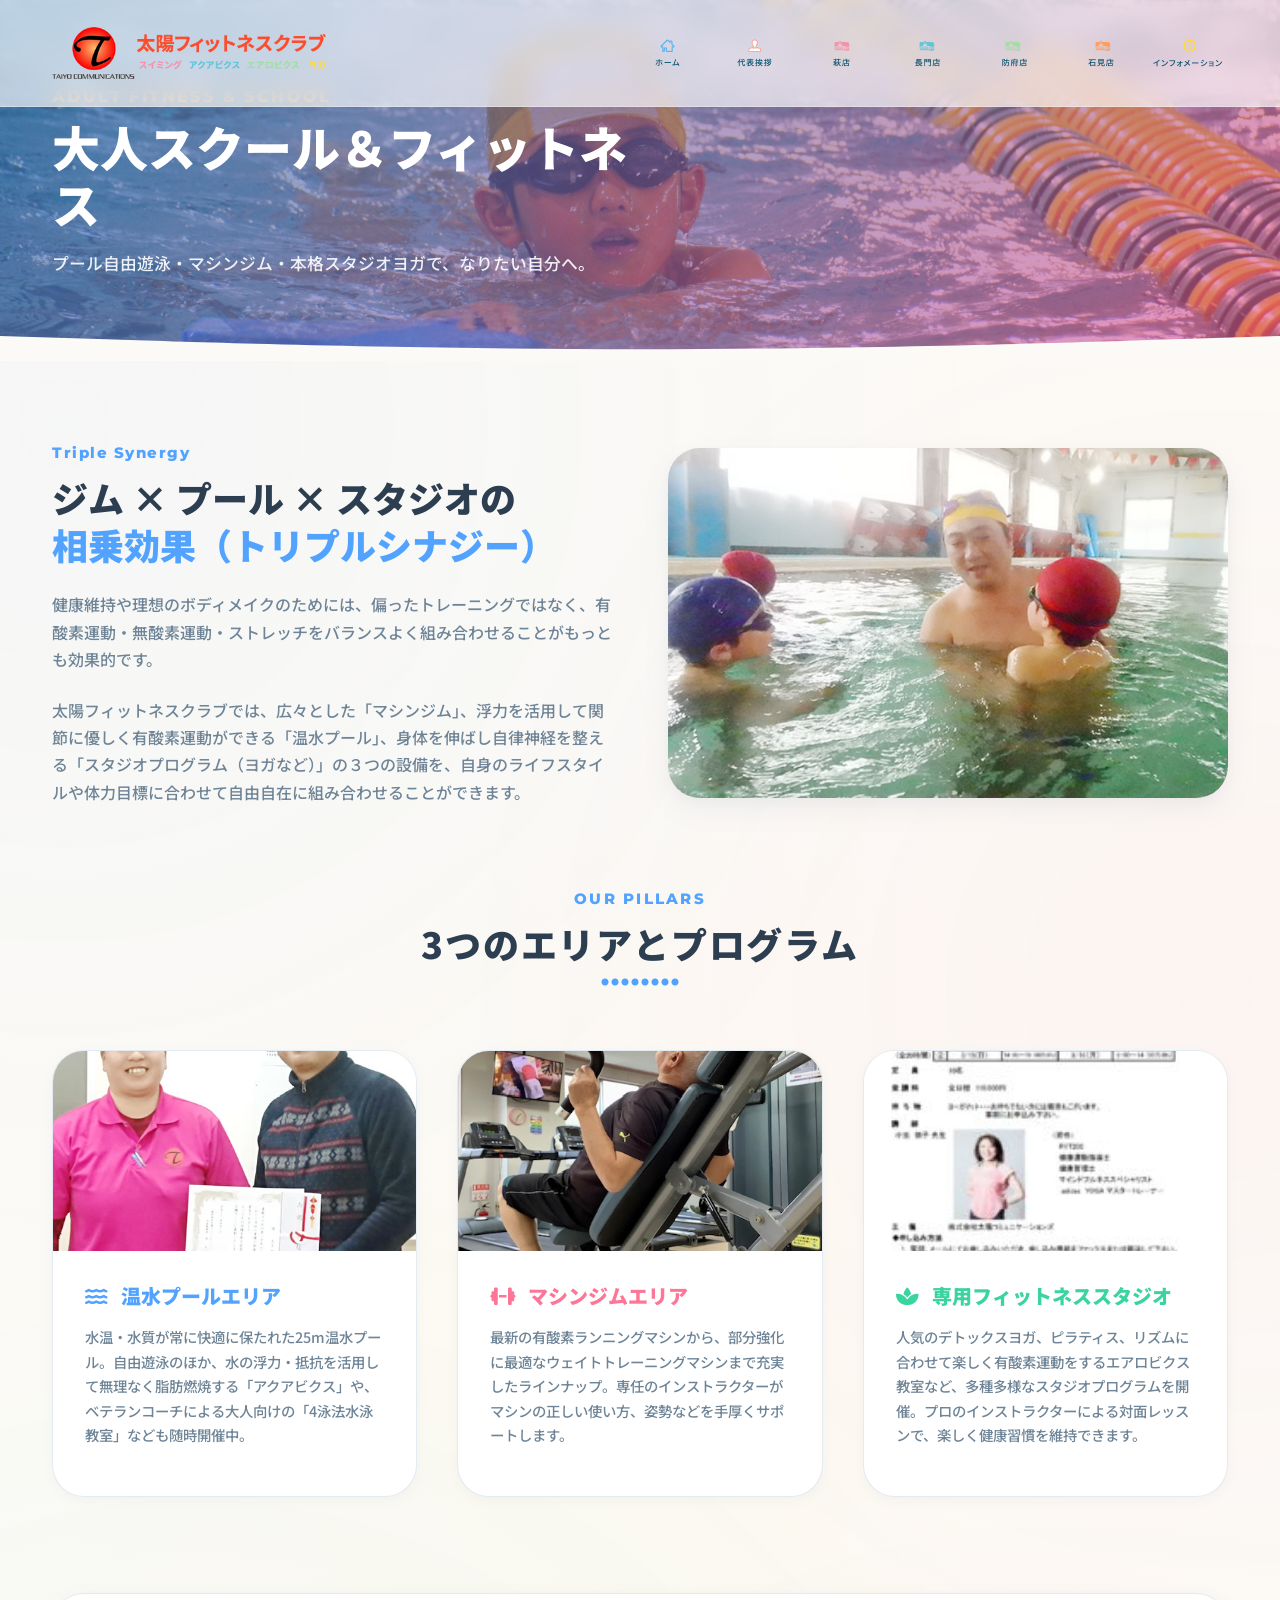
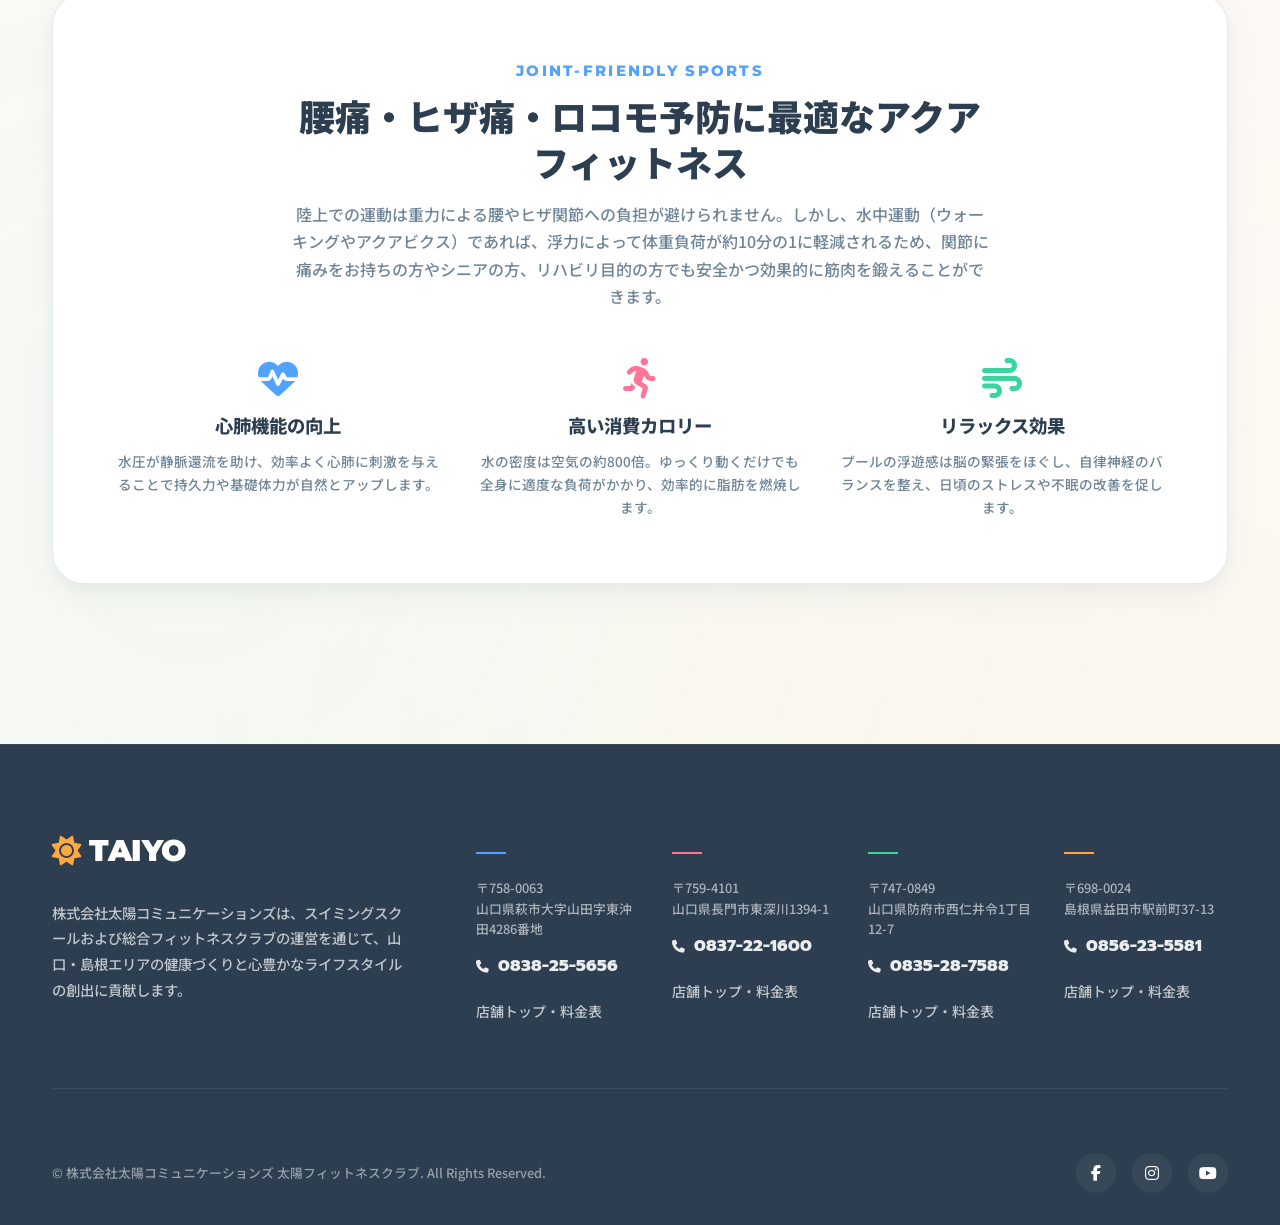
<file: program-adult.html>
<!DOCTYPE html>
<html lang="ja">
<head>
  <meta charset="utf-8">
  <meta http-equiv="X-UA-Compatible" content="IE=edge">
  <meta name="viewport" content="width=device-width, initial-scale=1.0">
  <meta name="format-detection" content="telephone=no">
  <title>大人スクール＆フィットネス | 太陽フィットネスクラブ | 山口県・島根県の総合スポーツジム</title>
  <meta name="description" content="【太陽フィットネスクラブ 大人スクール＆フィットネス】のご案内。プール自由遊泳、アクアプログラム、ホットヨガ、ピラティス、最新ジムマシンのご紹介。健康増進や理想のボディメイクを応援。">
  <meta name="keywords" content="太陽フィットネスクラブ,大人フィットネス,ジムマシン,ヨガ教室,アクアビクス,大人スイミング,山口県,島根県">

  <!-- Stylesheets -->
  <link rel="stylesheet" href="./css/style.css">
  
  <!-- FontAwesome for Icons -->
  <link rel="stylesheet" href="https://cdnjs.cloudflare.com/ajax/libs/font-awesome/6.4.0/css/all.min.css">
  
  <style>
    .p-page-hero {
      position: relative;
      height: 360px;
      background: linear-gradient(135deg, rgba(13, 109, 192, 0.6) 0%, rgba(226, 75, 139, 0.6) 100%), 
                  url('./img/769363_m.jpg') no-repeat center center;
      background-size: cover;
      display: flex;
      align-items: center;
      color: var(--color-bg-white);
      z-index: 1;
    }
    
    .p-page-hero__wave {
      position: absolute;
      bottom: -1px;
      left: 0;
      width: 100%;
      line-height: 0;
      z-index: 3;
    }
    
    .p-page-hero__wave svg {
      width: 100%;
      height: 40px;
      fill: var(--color-bg-base);
    }

    .p-pillar-card {
      background-color: var(--color-bg-white);
      border-radius: var(--radius-md);
      overflow: hidden;
      border: 1px solid var(--color-border);
      box-shadow: var(--shadow-sm);
      display: flex;
      flex-direction: column;
      transition: var(--transition-normal);
    }

    .p-pillar-card:hover {
      transform: translateY(-5px);
      box-shadow: var(--shadow-md);
    }
  </style>
</head>
<body>

  <!-- ==========================================================================
     HEADER SECTION (Sticky Glassmorphic Nav)
     ========================================================================== -->
  <header class="l-header" id="header">
    <div class="l-container l-header__container">
      <div class="l-header__logo">
        <a href="./index.html">
          <img src="./img/logo.png" alt="太陽フィットネスクラブ" style="height: 52px; width: auto; transition: var(--transition-normal);">
        </a>
      </div>
      
      <nav class="l-header__nav" aria-label="メインナビゲーション">
        <ul class="p-global-nav">
          <li class="p-global-nav__item">
            <a href="./index.html" class="p-global-nav__link">
              <img src="./img/navi01.png" alt="ホーム">
            </a>
          </li>
          <li class="p-global-nav__item">
            <a href="./greeting.html" class="p-global-nav__link">
              <img src="./img/navi02.png" alt="代表挨拶">
            </a>
          </li>
          <li class="p-global-nav__item">
            <a href="./shop-hagi.html" class="p-global-nav__link">
              <img src="./img/navi03.png" alt="萩店">
            </a>
            <div class="p-global-nav__dropdown">
              <ul class="p-dropdown-list">
                <li class="p-dropdown-list__item"><a href="./program-child.html">こどもスクール</a></li>
                <li class="p-dropdown-list__item"><a href="./program-adult.html">大人スクール</a></li>
                <li class="p-dropdown-list__item"><a href="./campaign.html">キャンペーン</a></li>
                <li class="p-dropdown-list__item"><a href="./blog.html">ブログ</a></li>
              </ul>
            </div>
          </li>
          <li class="p-global-nav__item">
            <a href="./shop-nagato.html" class="p-global-nav__link">
              <img src="./img/navi04.png" alt="長門店">
            </a>
            <div class="p-global-nav__dropdown">
              <ul class="p-dropdown-list">
                <li class="p-dropdown-list__item"><a href="./program-child.html">こどもスクール</a></li>
                <li class="p-dropdown-list__item"><a href="./program-adult.html">大人スクール</a></li>
                <li class="p-dropdown-list__item"><a href="./campaign.html">キャンペーン</a></li>
                <li class="p-dropdown-list__item"><a href="./blog.html">ブログ</a></li>
              </ul>
            </div>
          </li>
          <li class="p-global-nav__item">
            <a href="./shop-hofu.html" class="p-global-nav__link">
              <img src="./img/navi05.png" alt="防府店">
            </a>
            <div class="p-global-nav__dropdown">
              <ul class="p-dropdown-list">
                <li class="p-dropdown-list__item"><a href="./program-child.html">こどもスクール</a></li>
                <li class="p-dropdown-list__item"><a href="./program-adult.html">大人スクール</a></li>
                <li class="p-dropdown-list__item"><a href="./campaign.html">キャンペーン</a></li>
                <li class="p-dropdown-list__item"><a href="./blog.html">ブログ</a></li>
              </ul>
            </div>
          </li>
          <li class="p-global-nav__item">
            <a href="./shop-iwami.html" class="p-global-nav__link">
              <img src="./img/navi06.png" alt="石見店">
            </a>
            <div class="p-global-nav__dropdown">
              <ul class="p-dropdown-list">
                <li class="p-dropdown-list__item"><a href="./program-child.html">こどもスクール</a></li>
                <li class="p-dropdown-list__item"><a href="./program-adult.html">大人スクール</a></li>
                <li class="p-dropdown-list__item"><a href="./campaign.html">キャンペーン</a></li>
                <li class="p-dropdown-list__item"><a href="./blog.html">ブログ</a></li>
              </ul>
            </div>
          </li>
          <li class="p-global-nav__item">
            <a href="#" class="p-global-nav__link">
              <img src="./img/navi07.png" alt="インフォメーション">
            </a>
            <div class="p-global-nav__dropdown">
              <ul class="p-dropdown-list">
                <li class="p-dropdown-list__item"><a href="./business.html">連携事業</a></li>
                <li class="p-dropdown-list__item"><a href="./recruit.html">採用情報</a></li>
              </ul>
            </div>
          </li>
        </ul>
      </nav>

      <!-- Mobile Hamburger button -->
      <div class="l-header__hamburger" id="hamburger" aria-expanded="false" aria-label="メニューを開閉する">
        <span></span>
        <span></span>
        <span></span>
      </div>
    </div>
  </header>

  <!-- Mobile Menu Overlay -->
  <nav class="p-mobile-nav" id="mobile-nav" aria-label="モバイルナビゲーション">
    <ul class="p-mobile-nav__list">
      <li><a href="./index.html" class="p-mobile-nav__link">ホーム</a></li>
      <li><a href="./greeting.html" class="p-mobile-nav__link">代表挨拶</a></li>
      <li>
        <span class="p-mobile-nav__link" style="opacity: 0.5; font-size: 1.1rem; text-transform: uppercase; letter-spacing: 0.05em; display: block; margin-top: 1rem;">店舗一覧</span>
        <ul class="p-mobile-nav__sublist">
          <li><a href="./shop-hagi.html" class="p-mobile-nav__sublink">萩店</a></li>
          <li><a href="./shop-nagato.html" class="p-mobile-nav__sublink">長門店</a></li>
          <li><a href="./shop-hofu.html" class="p-mobile-nav__sublink">防府店</a></li>
          <li><a href="./shop-iwami.html" class="p-mobile-nav__sublink">石見店</a></li>
        </ul>
      </li>
      <li>
        <span class="p-mobile-nav__link" style="opacity: 0.5; font-size: 1.1rem; text-transform: uppercase; letter-spacing: 0.05em; display: block; margin-top: 1rem;">プログラム</span>
        <ul class="p-mobile-nav__sublist">
          <li><a href="./program-child.html" class="p-mobile-nav__sublink">こどもスクール</a></li>
          <li><a href="./program-adult.html" class="p-mobile-nav__sublink">大人スクール</a></li>
        </ul>
      </li>
      <li><a href="./campaign.html" class="p-mobile-nav__link">キャンペーン</a></li>
      <li><a href="./blog.html" class="p-mobile-nav__link">ブログ</a></li>
      <li><a href="./recruit.html" class="p-mobile-nav__link" style="color: var(--color-nagato);">採用情報</a></li>
    </ul>
  </nav>

  <!-- ==========================================================================
     PAGE HERO (Greeting Header)
     ========================================================================== -->
  <section class="p-page-hero">
    <div class="l-container">
      <div style="max-width: 600px;">
        <span style="font-family: var(--font-head); font-weight: 800; letter-spacing: 0.15em; color: var(--color-iwami); display: block; margin-bottom: 0.5rem; text-transform: uppercase;">Adult Fitness &amp; School</span>
        <h1 style="font-size: 3rem; font-weight: 900; line-height: 1.2; margin-bottom: 1rem; color: var(--color-bg-white);">大人スクール＆フィットネス</h1>
        <p style="opacity: 0.9; font-size: 1.05rem;">プール自由遊泳・マシンジム・本格スタジオヨガで、なりたい自分へ。</p>
      </div>
    </div>
    <div class="p-page-hero__wave">
      <svg viewBox="0 0 1440 40" preserveAspectRatio="none">
        <path d="M0,15L120,18.3C240,22,480,28,720,28.3C960,28,1200,22,1320,18.3L1440,15L1440,40L1320,40C1200,40,960,40,720,40C480,40,240,40,120,40L0,40Z"></path>
      </svg>
    </div>
  </section>

  <!-- ==========================================================================
     INTRO SECTION (Synergy Benefits)
     ========================================================================== -->
  <section style="padding: 5rem 0;">
    <div class="l-container">
      
      <div class="l-grid l-grid--2col u-fade-up" style="gap: 3.5rem; align-items: center; margin-bottom: 5rem;">
        <div>
          <span style="font-family: var(--font-head); font-weight: 800; color: var(--color-primary); font-size: 0.95rem; letter-spacing: 0.1em; display: block; margin-bottom: 0.5rem;">Triple Synergy</span>
          <h2 style="font-size: 2.25rem; font-weight: 900; color: var(--color-dark); margin-bottom: 1.5rem;">ジム × プール × スタジオの<br><span style="color: var(--color-primary);">相乗効果（トリプルシナジー）</span></h2>
          <p style="color: var(--color-slate-gray); margin-bottom: 1.5rem;">
            健康維持や理想のボディメイクのためには、偏ったトレーニングではなく、有酸素運動・無酸素運動・ストレッチをバランスよく組み合わせることがもっとも効果的です。
          </p>
          <p style="color: var(--color-slate-gray);">
            太陽フィットネスクラブでは、広々とした「マシンジム」、浮力を活用して関節に優しく有酸素運動ができる「温水プール」、身体を伸ばし自律神経を整える「スタジオプログラム（ヨガなど）」の３つの設備を、自身のライフスタイルや体力目標に合わせて自由自在に組み合わせることができます。
          </p>
        </div>
        <div>
          <img src="./img/top_box03_img.jpg" alt="ヨガを教えるインストラクター" style="width: 100%; height: 350px; object-fit: cover; border-radius: var(--radius-md); box-shadow: var(--shadow-md);">
        </div>
      </div>

      <!-- Pillars Grids -->
      <div class="c-section-title u-fade-up">
        <span class="c-section-title__sub">Our Pillars</span>
        <h2 class="c-section-title__main">3つのエリアとプログラム</h2>
      </div>

      <div class="l-grid l-grid--3col u-fade-up" style="gap: 2.5rem; margin-bottom: 6rem;">
        <!-- Area 1 -->
        <article class="p-pillar-card">
          <img src="./img/top_box02_img02.jpg" alt="プールエリア" style="height: 200px; width: 100%; object-fit: cover;">
          <div style="padding: 2rem;">
            <h3 style="font-size: 1.25rem; font-weight: 900; margin-bottom: 1rem; color: var(--color-primary);"><i class="fa-solid fa-water" style="margin-right: 0.5rem;"></i> 温水プールエリア</h3>
            <p style="font-size: 0.9rem; color: var(--color-slate-gray); margin-bottom: 1rem;">
              水温・水質が常に快適に保たれた25m温水プール。自由遊泳のほか、水の浮力・抵抗を活用して無理なく脂肪燃焼する「アクアビクス」や、ベテランコーチによる大人向けの「4泳法水泳教室」なども随時開催中。
            </p>
          </div>
        </article>

        <!-- Area 2 -->
        <article class="p-pillar-card">
          <img src="./img/ウェイト①.jpeg" alt="ジムエリア" style="height: 200px; width: 100%; object-fit: cover;">
          <div style="padding: 2rem;">
            <h3 style="font-size: 1.25rem; font-weight: 900; margin-bottom: 1rem; color: var(--color-nagato);"><i class="fa-solid fa-dumbbell" style="margin-right: 0.5rem;"></i> マシンジムエリア</h3>
            <p style="font-size: 0.9rem; color: var(--color-slate-gray); margin-bottom: 1rem;">
              最新の有酸素ランニングマシンから、部分強化に最適なウェイトトレーニングマシンまで充実したラインナップ。専任のインストラクターがマシンの正しい使い方、姿勢などを手厚くサポートします。
            </p>
          </div>
        </article>

        <!-- Area 3 -->
        <article class="p-pillar-card">
          <img src="./img/2026ヨーガ20ｈ-萩_page-0001-212x300.jpg" alt="スタジオエリア" style="height: 200px; width: 100%; object-fit: cover;">
          <div style="padding: 2rem;">
            <h3 style="font-size: 1.25rem; font-weight: 900; margin-bottom: 1rem; color: var(--color-hofu);"><i class="fa-solid fa-spa" style="margin-right: 0.5rem;"></i> 専用フィットネススタジオ</h3>
            <p style="font-size: 0.9rem; color: var(--color-slate-gray); margin-bottom: 1rem;">
              人気のデトックスヨガ、ピラティス、リズムに合わせて楽しく有酸素運動をするエアロビクス教室など、多種多様なスタジオプログラムを開催。プロのインストラクターによる対面レッスンで、楽しく健康習慣を維持できます。
            </p>
          </div>
        </article>
      </div>

      <!-- Health Care Features -->
      <div style="background-color: var(--color-bg-white); border-radius: var(--radius-md); padding: 4rem; border: 1px solid var(--color-border); box-shadow: var(--shadow-md); margin-bottom: 5rem;" class="u-fade-up">
        <div style="max-width: 700px; margin: 0 auto 3rem auto; text-align: center;">
          <span style="font-family: var(--font-head); font-weight: 800; color: var(--color-primary); font-size: 0.95rem; letter-spacing: 0.15em; display: block; margin-bottom: 0.5rem; text-transform: uppercase;">Joint-friendly Sports</span>
          <h2 style="font-size: 2.25rem; font-weight: 900; color: var(--color-dark); margin-bottom: 1rem;">腰痛・ヒザ痛・ロコモ予防に最適なアクアフィットネス</h2>
          <p style="color: var(--color-slate-gray);">
            陸上での運動は重力による腰やヒザ関節への負担が避けられません。しかし、水中運動（ウォーキングやアクアビクス）であれば、浮力によって体重負荷が約10分の1に軽減されるため、関節に痛みをお持ちの方やシニアの方、リハビリ目的の方でも安全かつ効果的に筋肉を鍛えることができます。
          </p>
        </div>

        <div class="l-grid l-grid--3col" style="gap: 2.5rem; text-align: center;">
          <div>
            <i class="fa-solid fa-heart-pulse" style="font-size: 2.5rem; color: var(--color-primary); margin-bottom: 1rem;"></i>
            <h4 style="font-weight: 800; font-size: 1.15rem; margin-bottom: 0.75rem;">心肺機能の向上</h4>
            <p style="font-size: 0.85rem; color: var(--color-slate-gray);">水圧が静脈還流を助け、効率よく心肺に刺激を与えることで持久力や基礎体力が自然とアップします。</p>
          </div>
          <div>
            <i class="fa-solid fa-person-running" style="font-size: 2.5rem; color: var(--color-nagato); margin-bottom: 1rem;"></i>
            <h4 style="font-weight: 800; font-size: 1.15rem; margin-bottom: 0.75rem;">高い消費カロリー</h4>
            <p style="font-size: 0.85rem; color: var(--color-slate-gray);">水の密度は空気の約800倍。ゆっくり動くだけでも全身に適度な負荷がかかり、効率的に脂肪を燃焼します。</p>
          </div>
          <div>
            <i class="fa-solid fa-wind" style="font-size: 2.5rem; color: var(--color-hofu); margin-bottom: 1rem;"></i>
            <h4 style="font-weight: 800; font-size: 1.15rem; margin-bottom: 0.75rem;">リラックス効果</h4>
            <p style="font-size: 0.85rem; color: var(--color-slate-gray);">プールの浮遊感は脳の緊張をほぐし、自律神経のバランスを整え、日頃のストレスや不眠の改善を促します。</p>
          </div>
        </div>
      </div>

    </div>
  </section>

  <!-- ==========================================================================
     FOOTER SECTION (Modern Glass Columns)
     ========================================================================== -->
  <footer class="l-footer">
    <div class="l-container">
      <div class="l-footer__top">
        <div class="l-footer__about">
          <div class="l-footer__logo">
            <span style="font-family: var(--font-head); font-weight: 900; font-size: 1.85rem; letter-spacing: -0.02em; color: var(--color-bg-white); display: flex; align-items: center; gap: 0.5rem; margin-bottom: 1.5rem;">
              <i class="fa-solid fa-sun" style="color: var(--color-iwami);"></i>
              TAIYO
            </span>
          </div>
          <p class="l-footer__desc">
            株式会社太陽コミュニケーションズは、スイミングスクールおよび総合フィットネスクラブの運営を通じて、山口・島根エリアの健康づくりと心豊かなライフスタイルの創出に貢献します。
          </p>
        </div>

        <div class="l-footer__grid">
          <div>
            <h4 class="l-footer__col-title l-footer__col-hagi">萩店</h4>
            <address class="l-footer__address">
              〒758-0063<br>
              山口県萩市大字山田字東沖田4286番地
            </address>
            <a href="tel:0838-25-5656" class="l-footer__tel"><i class="fa-solid fa-phone" style="font-size: 0.8rem; margin-right: 0.25rem;"></i> 0838-25-5656</a>
            <ul class="l-footer__list" style="margin-top: 1rem;">
              <li><a href="./shop-hagi.html" class="l-footer__link">店舗トップ・料金表</a></li>
            </ul>
          </div>

          <div>
            <h4 class="l-footer__col-title l-footer__col-nagato">長門店</h4>
            <address class="l-footer__address">
              〒759-4101<br>
              山口県長門市東深川1394-1
            </address>
            <a href="tel:0837-22-1600" class="l-footer__tel"><i class="fa-solid fa-phone" style="font-size: 0.8rem; margin-right: 0.25rem;"></i> 0837-22-1600</a>
            <ul class="l-footer__list" style="margin-top: 1rem;">
              <li><a href="./shop-nagato.html" class="l-footer__link">店舗トップ・料金表</a></li>
            </ul>
          </div>

          <div>
            <h4 class="l-footer__col-title l-footer__col-hofu">防府店</h4>
            <address class="l-footer__address">
              〒747-0849<br>
              山口県防府市西仁井令1丁目12-7
            </address>
            <a href="tel:0835-28-7588" class="l-footer__tel"><i class="fa-solid fa-phone" style="font-size: 0.8rem; margin-right: 0.25rem;"></i> 0835-28-7588</a>
            <ul class="l-footer__list" style="margin-top: 1rem;">
              <li><a href="./shop-hofu.html" class="l-footer__link">店舗トップ・料金表</a></li>
            </ul>
          </div>

          <div>
            <h4 class="l-footer__col-title l-footer__col-iwami">石見店</h4>
            <address class="l-footer__address">
              〒698-0024<br>
              島根県益田市駅前町37-13
            </address>
            <a href="tel:0856-23-5581" class="l-footer__tel"><i class="fa-solid fa-phone" style="font-size: 0.8rem; margin-right: 0.25rem;"></i> 0856-23-5581</a>
            <ul class="l-footer__list" style="margin-top: 1rem;">
              <li><a href="./shop-iwami.html" class="l-footer__link">店舗トップ・料金表</a></li>
            </ul>
          </div>
        </div>
      </div>

      <div class="l-footer__bottom">
        <small class="l-footer__copyright">&copy; 株式会社太陽コミュニケーションズ 太陽フィットネスクラブ. All Rights Reserved.</small>
        
        <div class="l-footer__sns">
          <a href="#" class="l-footer__sns-link" aria-label="Facebook"><i class="fa-brands fa-facebook-f" style="color: var(--color-bg-white);"></i></a>
          <a href="#" class="l-footer__sns-link" aria-label="Instagram"><i class="fa-brands fa-instagram" style="color: var(--color-bg-white);"></i></a>
          <a href="#" class="l-footer__sns-link" aria-label="YouTube"><i class="fa-brands fa-youtube" style="color: var(--color-bg-white);"></i></a>
        </div>
      </div>
    </div>
  </footer>

  <!-- Scripts -->
  <script src="./js/main.js"></script>
</body>
</html>
</file>
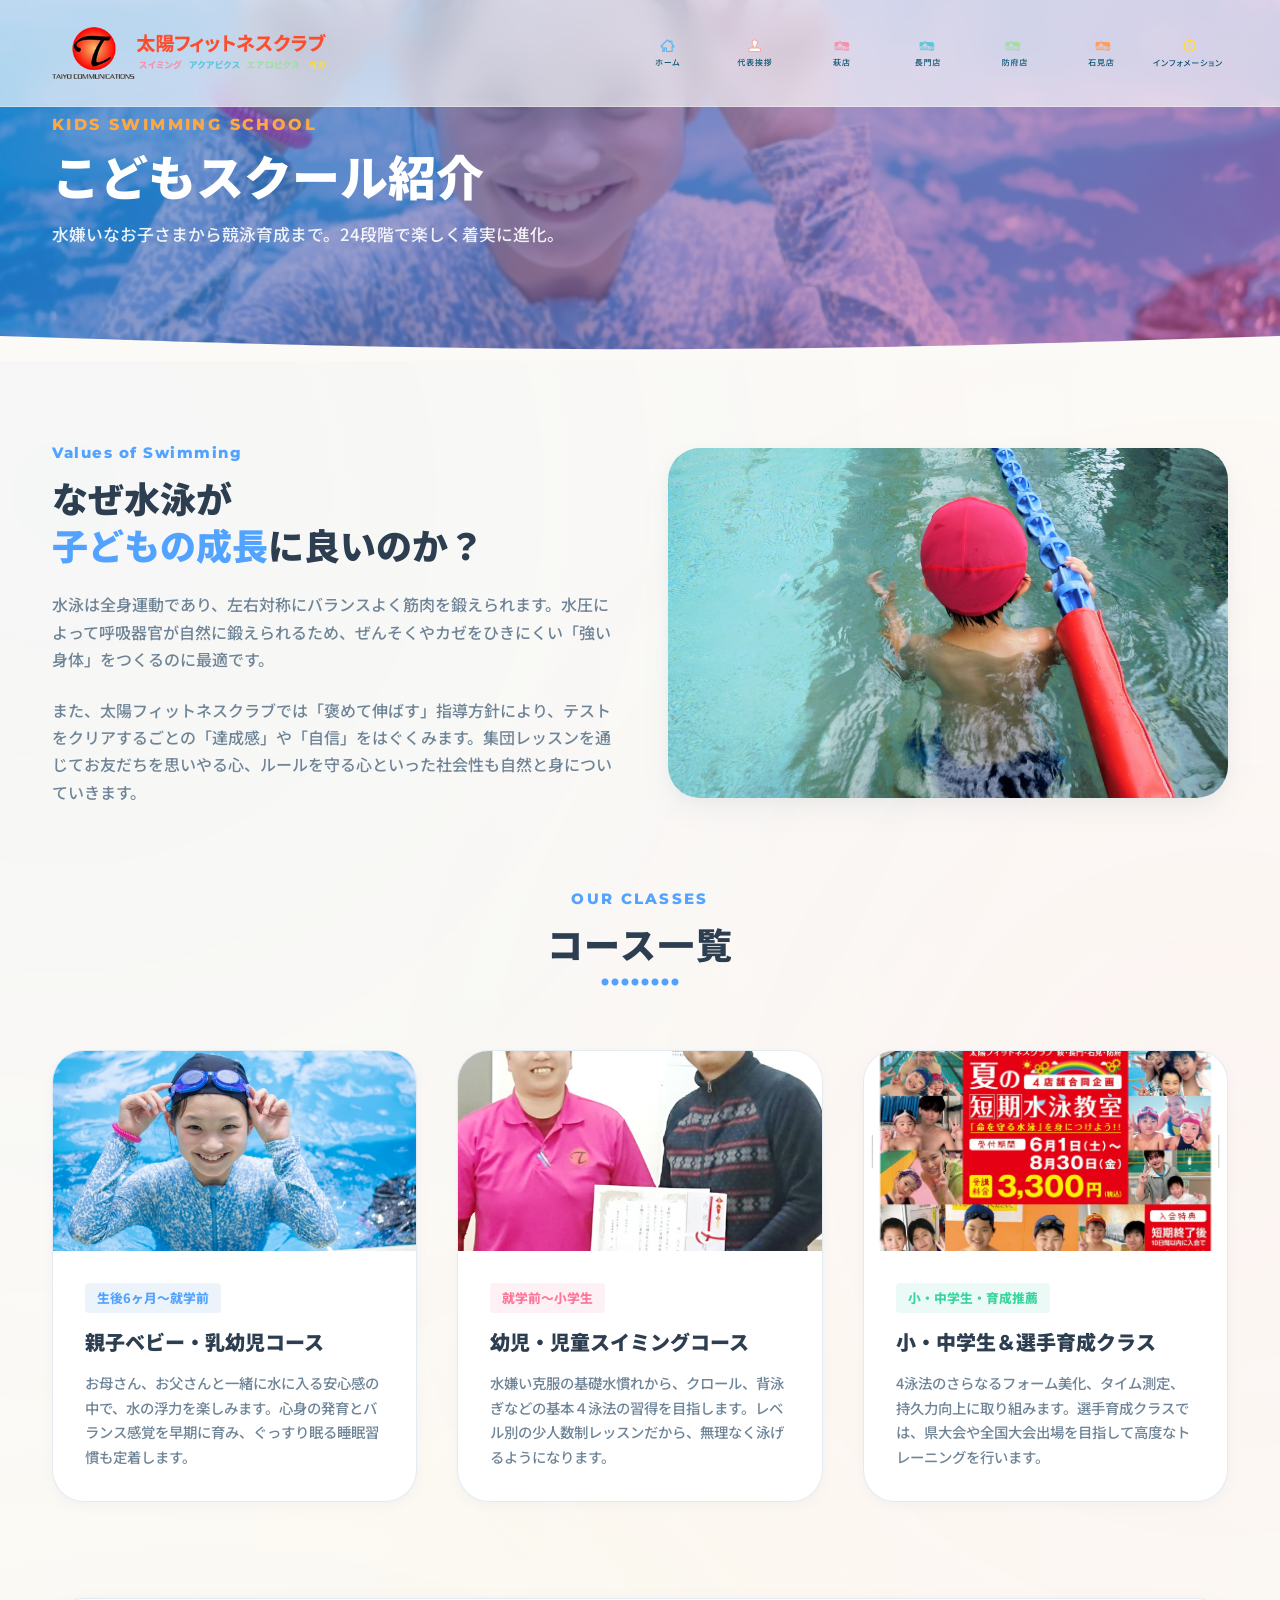
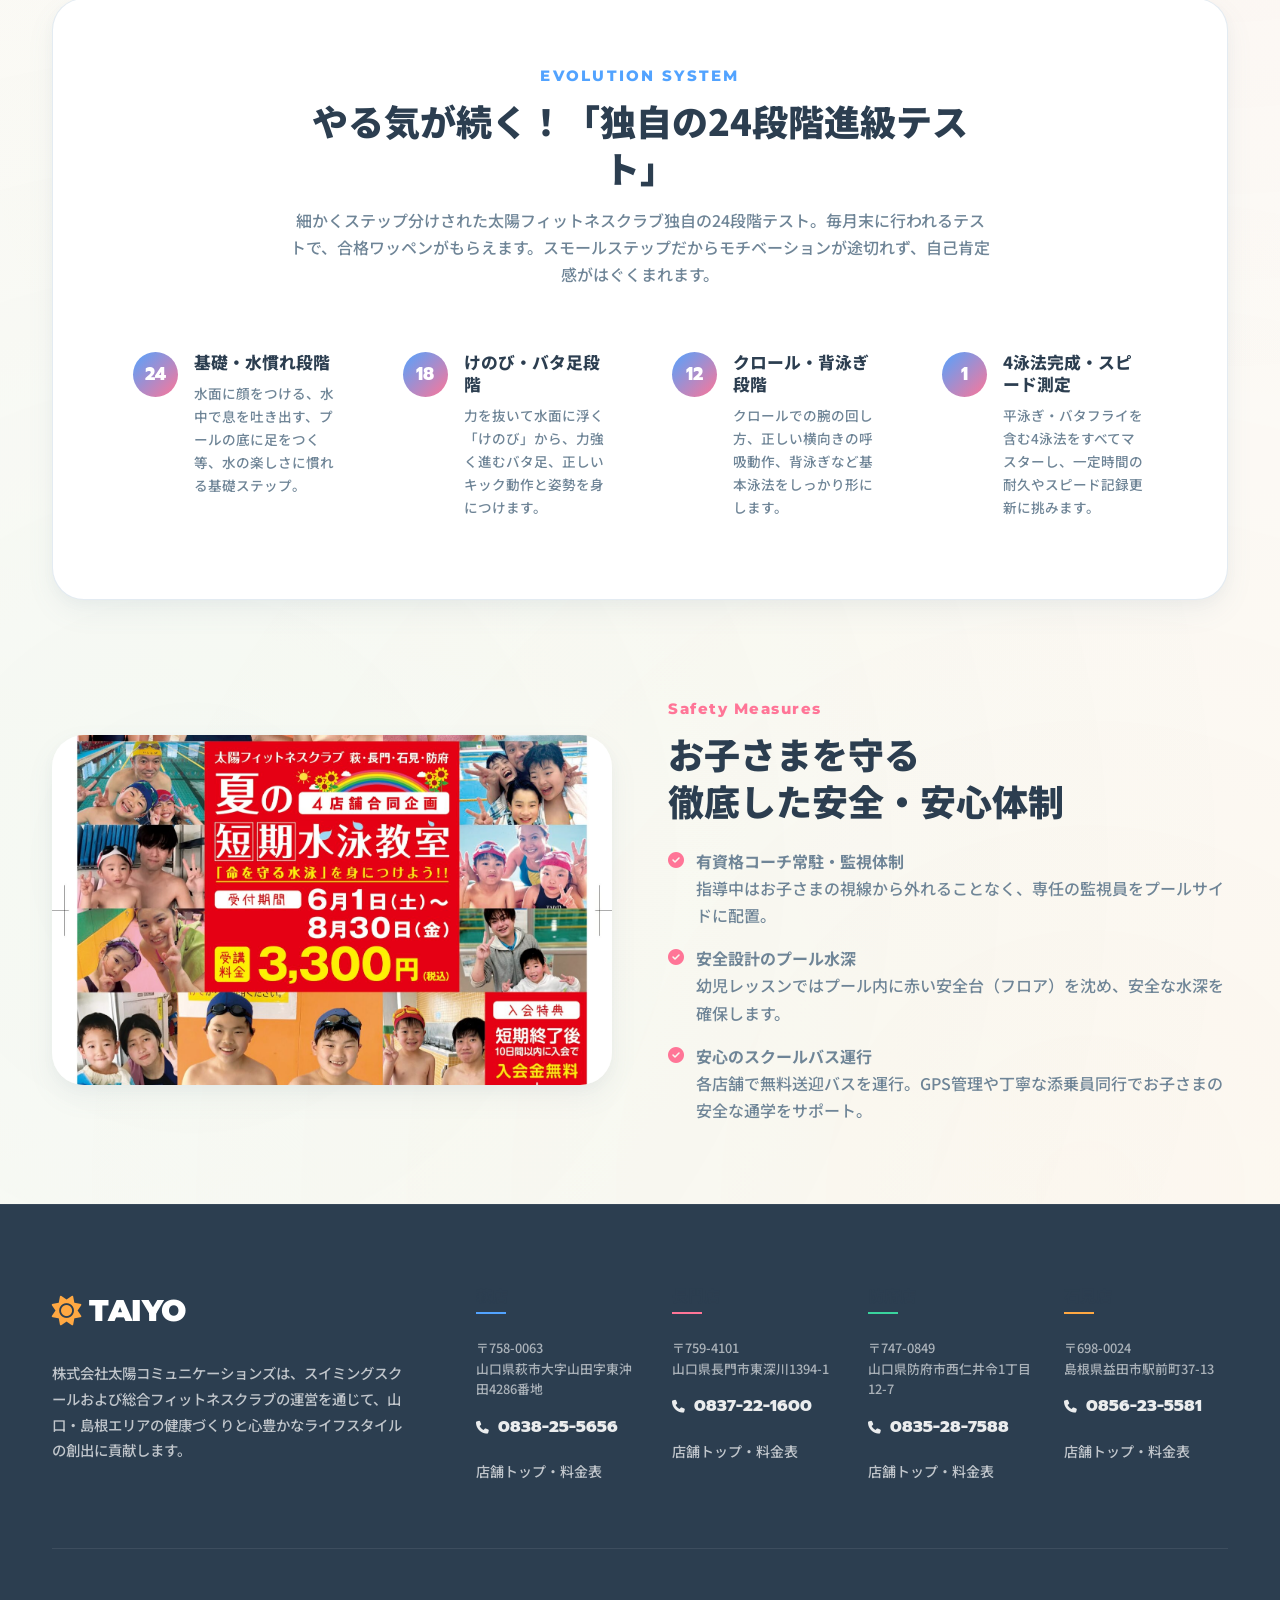
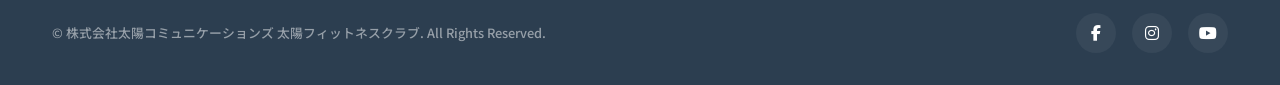
<file: program-child.html>
<!DOCTYPE html>
<html lang="ja">
<head>
  <meta charset="utf-8">
  <meta http-equiv="X-UA-Compatible" content="IE=edge">
  <meta name="viewport" content="width=device-width, initial-scale=1.0">
  <meta name="format-detection" content="telephone=no">
  <title>こどもスクール | 太陽フィットネスクラブ | 山口県・島根県のスイミングスクール</title>
  <meta name="description" content="【太陽フィットネスクラブ こどもスクール】のご紹介。ベビー・幼児から小中学生向けの水泳指導。独自の24段階進級テスト制度で、楽しく泳力を伸ばし、強い心と体を育てます。">
  <meta name="keywords" content="太陽フィットネスクラブ,こどもスクール,水泳教室,スイミングスクール,24段階テスト,幼児水泳,山口県,島根県">

  <!-- Stylesheets -->
  <link rel="stylesheet" href="./css/style.css">
  
  <!-- FontAwesome for Icons -->
  <link rel="stylesheet" href="https://cdnjs.cloudflare.com/ajax/libs/font-awesome/6.4.0/css/all.min.css">
  
  <style>
    .p-page-hero {
      position: relative;
      height: 360px;
      background: linear-gradient(135deg, rgba(13, 109, 192, 0.6) 0%, rgba(226, 75, 139, 0.6) 100%), 
                  url('./img/image1-1.jpg') no-repeat center center;
      background-size: cover;
      display: flex;
      align-items: center;
      color: var(--color-bg-white);
      z-index: 1;
    }
    
    .p-page-hero__wave {
      position: absolute;
      bottom: -1px;
      left: 0;
      width: 100%;
      line-height: 0;
      z-index: 3;
    }
    
    .p-page-hero__wave svg {
      width: 100%;
      height: 40px;
      fill: var(--color-bg-base);
    }

    .p-class-card {
      background-color: var(--color-bg-white);
      border-radius: var(--radius-md);
      overflow: hidden;
      border: 1px solid var(--color-border);
      box-shadow: var(--shadow-sm);
      display: flex;
      flex-direction: column;
      transition: var(--transition-normal);
    }

    .p-class-card:hover {
      transform: translateY(-5px);
      box-shadow: var(--shadow-md);
    }

    .p-step-badge {
      background: var(--grad-splashtop);
      color: white;
      font-family: var(--font-num);
      font-weight: 800;
      width: 45px;
      height: 45px;
      border-radius: 50%;
      display: flex;
      align-items: center;
      justify-content: center;
      font-size: 1.1rem;
      flex-shrink: 0;
    }
  </style>
</head>
<body>

  <!-- ==========================================================================
     HEADER SECTION (Sticky Glassmorphic Nav)
     ========================================================================== -->
  <header class="l-header" id="header">
    <div class="l-container l-header__container">
      <div class="l-header__logo">
        <a href="./index.html">
          <img src="./img/logo.png" alt="太陽フィットネスクラブ" style="height: 52px; width: auto; transition: var(--transition-normal);">
        </a>
      </div>
      
      <nav class="l-header__nav" aria-label="メインナビゲーション">
        <ul class="p-global-nav">
          <li class="p-global-nav__item">
            <a href="./index.html" class="p-global-nav__link">
              <img src="./img/navi01.png" alt="ホーム">
            </a>
          </li>
          <li class="p-global-nav__item">
            <a href="./greeting.html" class="p-global-nav__link">
              <img src="./img/navi02.png" alt="代表挨拶">
            </a>
          </li>
          <li class="p-global-nav__item">
            <a href="./shop-hagi.html" class="p-global-nav__link">
              <img src="./img/navi03.png" alt="萩店">
            </a>
            <div class="p-global-nav__dropdown">
              <ul class="p-dropdown-list">
                <li class="p-dropdown-list__item"><a href="./program-child.html">こどもスクール</a></li>
                <li class="p-dropdown-list__item"><a href="./program-adult.html">大人スクール</a></li>
                <li class="p-dropdown-list__item"><a href="./campaign.html">キャンペーン</a></li>
                <li class="p-dropdown-list__item"><a href="./blog.html">ブログ</a></li>
              </ul>
            </div>
          </li>
          <li class="p-global-nav__item">
            <a href="./shop-nagato.html" class="p-global-nav__link">
              <img src="./img/navi04.png" alt="長門店">
            </a>
            <div class="p-global-nav__dropdown">
              <ul class="p-dropdown-list">
                <li class="p-dropdown-list__item"><a href="./program-child.html">こどもスクール</a></li>
                <li class="p-dropdown-list__item"><a href="./program-adult.html">大人スクール</a></li>
                <li class="p-dropdown-list__item"><a href="./campaign.html">キャンペーン</a></li>
                <li class="p-dropdown-list__item"><a href="./blog.html">ブログ</a></li>
              </ul>
            </div>
          </li>
          <li class="p-global-nav__item">
            <a href="./shop-hofu.html" class="p-global-nav__link">
              <img src="./img/navi05.png" alt="防府店">
            </a>
            <div class="p-global-nav__dropdown">
              <ul class="p-dropdown-list">
                <li class="p-dropdown-list__item"><a href="./program-child.html">こどもスクール</a></li>
                <li class="p-dropdown-list__item"><a href="./program-adult.html">大人スクール</a></li>
                <li class="p-dropdown-list__item"><a href="./campaign.html">キャンペーン</a></li>
                <li class="p-dropdown-list__item"><a href="./blog.html">ブログ</a></li>
              </ul>
            </div>
          </li>
          <li class="p-global-nav__item">
            <a href="./shop-iwami.html" class="p-global-nav__link">
              <img src="./img/navi06.png" alt="石見店">
            </a>
            <div class="p-global-nav__dropdown">
              <ul class="p-dropdown-list">
                <li class="p-dropdown-list__item"><a href="./program-child.html">こどもスクール</a></li>
                <li class="p-dropdown-list__item"><a href="./program-adult.html">大人スクール</a></li>
                <li class="p-dropdown-list__item"><a href="./campaign.html">キャンペーン</a></li>
                <li class="p-dropdown-list__item"><a href="./blog.html">ブログ</a></li>
              </ul>
            </div>
          </li>
          <li class="p-global-nav__item">
            <a href="#" class="p-global-nav__link">
              <img src="./img/navi07.png" alt="インフォメーション">
            </a>
            <div class="p-global-nav__dropdown">
              <ul class="p-dropdown-list">
                <li class="p-dropdown-list__item"><a href="./business.html">連携事業</a></li>
                <li class="p-dropdown-list__item"><a href="./recruit.html">採用情報</a></li>
              </ul>
            </div>
          </li>
        </ul>
      </nav>

      <!-- Mobile Hamburger button -->
      <div class="l-header__hamburger" id="hamburger" aria-expanded="false" aria-label="メニューを開閉する">
        <span></span>
        <span></span>
        <span></span>
      </div>
    </div>
  </header>

  <!-- Mobile Menu Overlay -->
  <nav class="p-mobile-nav" id="mobile-nav" aria-label="モバイルナビゲーション">
    <ul class="p-mobile-nav__list">
      <li><a href="./index.html" class="p-mobile-nav__link">ホーム</a></li>
      <li><a href="./greeting.html" class="p-mobile-nav__link">代表挨拶</a></li>
      <li>
        <span class="p-mobile-nav__link" style="opacity: 0.5; font-size: 1.1rem; text-transform: uppercase; letter-spacing: 0.05em; display: block; margin-top: 1rem;">店舗一覧</span>
        <ul class="p-mobile-nav__sublist">
          <li><a href="./shop-hagi.html" class="p-mobile-nav__sublink">萩店</a></li>
          <li><a href="./shop-nagato.html" class="p-mobile-nav__sublink">長門店</a></li>
          <li><a href="./shop-hofu.html" class="p-mobile-nav__sublink">防府店</a></li>
          <li><a href="./shop-iwami.html" class="p-mobile-nav__sublink">石見店</a></li>
        </ul>
      </li>
      <li>
        <span class="p-mobile-nav__link" style="opacity: 0.5; font-size: 1.1rem; text-transform: uppercase; letter-spacing: 0.05em; display: block; margin-top: 1rem;">プログラム</span>
        <ul class="p-mobile-nav__sublist">
          <li><a href="./program-child.html" class="p-mobile-nav__sublink">こどもスクール</a></li>
          <li><a href="./program-adult.html" class="p-mobile-nav__sublink">大人スクール</a></li>
        </ul>
      </li>
      <li><a href="./campaign.html" class="p-mobile-nav__link">キャンペーン</a></li>
      <li><a href="./blog.html" class="p-mobile-nav__link">ブログ</a></li>
      <li><a href="./recruit.html" class="p-mobile-nav__link" style="color: var(--color-nagato);">採用情報</a></li>
    </ul>
  </nav>

  <!-- ==========================================================================
     PAGE HERO (Greeting Header)
     ========================================================================== -->
  <section class="p-page-hero">
    <div class="l-container">
      <div style="max-width: 600px;">
        <span style="font-family: var(--font-head); font-weight: 800; letter-spacing: 0.15em; color: var(--color-iwami); display: block; margin-bottom: 0.5rem; text-transform: uppercase;">Kids Swimming School</span>
        <h1 style="font-size: 3rem; font-weight: 900; line-height: 1.2; margin-bottom: 1rem; color: var(--color-bg-white);">こどもスクール紹介</h1>
        <p style="opacity: 0.9; font-size: 1.05rem;">水嫌いなお子さまから競泳育成まで。24段階で楽しく着実に進化。</p>
      </div>
    </div>
    <div class="p-page-hero__wave">
      <svg viewBox="0 0 1440 40" preserveAspectRatio="none">
        <path d="M0,15L120,18.3C240,22,480,28,720,28.3C960,28,1200,22,1320,18.3L1440,15L1440,40L1320,40C1200,40,960,40,720,40C480,40,240,40,120,40L0,40Z"></path>
      </svg>
    </div>
  </section>

  <!-- ==========================================================================
     INTRO VALUES
     ========================================================================== -->
  <section style="padding: 5rem 0;">
    <div class="l-container">
      
      <div class="l-grid l-grid--2col u-fade-up" style="gap: 3.5rem; align-items: center; margin-bottom: 5rem;">
        <div>
          <span style="font-family: var(--font-head); font-weight: 800; color: var(--color-primary); font-size: 0.95rem; letter-spacing: 0.1em; display: block; margin-bottom: 0.5rem;">Values of Swimming</span>
          <h2 style="font-size: 2.25rem; font-weight: 900; color: var(--color-dark); margin-bottom: 1.5rem;">なぜ水泳が<br><span style="color: var(--color-primary);">子どもの成長</span>に良いのか？</h2>
          <p style="color: var(--color-slate-gray); margin-bottom: 1.5rem;">
            水泳は全身運動であり、左右対称にバランスよく筋肉を鍛えられます。水圧によって呼吸器官が自然に鍛えられるため、ぜんそくやカゼをひきにくい「強い身体」をつくるのに最適です。
          </p>
          <p style="color: var(--color-slate-gray);">
            また、太陽フィットネスクラブでは「褒めて伸ばす」指導方針により、テストをクリアするごとの「達成感」や「自信」をはぐくみます。集団レッスンを通じてお友だちを思いやる心、ルールを守る心といった社会性も自然と身についていきます。
          </p>
        </div>
        <div>
          <img src="./img/22054873_m-1.jpg" alt="笑顔で泳ぐ子ども" style="width: 100%; height: 350px; object-fit: cover; border-radius: var(--radius-md); box-shadow: var(--shadow-md);">
        </div>
      </div>

      <!-- Class Grids -->
      <div class="c-section-title u-fade-up">
        <span class="c-section-title__sub">Our Classes</span>
        <h2 class="c-section-title__main">コース一覧</h2>
      </div>

      <div class="l-grid l-grid--3col u-fade-up" style="gap: 2.5rem; margin-bottom: 6rem;">
        <!-- Class 1 -->
        <article class="p-class-card">
          <img src="./img/image1-1.jpg" alt="ベビースイミング" style="height: 200px; width: 100%; object-fit: cover;">
          <div style="padding: 2rem;">
            <span style="font-size: 0.8rem; font-weight: 800; background-color: rgba(13, 109, 192, 0.08); color: var(--color-primary); padding: 0.25rem 0.75rem; border-radius: 4px; display: inline-block; margin-bottom: 1rem;">生後6ヶ月〜就学前</span>
            <h3 style="font-size: 1.25rem; font-weight: 900; margin-bottom: 1rem;">親子ベビー・乳幼児コース</h3>
            <p style="font-size: 0.9rem; color: var(--color-slate-gray);">
              お母さん、お父さんと一緒に水に入る安心感の中で、水の浮力を楽しみます。心身の発育とバランス感覚を早期に育み、ぐっすり眠る睡眠習慣も定着します。
            </p>
          </div>
        </article>

        <!-- Class 2 -->
        <article class="p-class-card">
          <img src="./img/top_box02_img02.jpg" alt="幼児・小学生スクール" style="height: 200px; width: 100%; object-fit: cover;">
          <div style="padding: 2rem;">
            <span style="font-size: 0.8rem; font-weight: 800; background-color: rgba(226, 75, 139, 0.08); color: var(--color-nagato); padding: 0.25rem 0.75rem; border-radius: 4px; display: inline-block; margin-bottom: 1rem;">就学前〜小学生</span>
            <h3 style="font-size: 1.25rem; font-weight: 900; margin-bottom: 1rem;">幼児・児童スイミングコース</h3>
            <p style="font-size: 0.9rem; color: var(--color-slate-gray);">
              水嫌い克服の基礎水慣れから、クロール、背泳ぎなどの基本４泳法の習得を目指します。レベル別の少人数制レッスンだから、無理なく泳げるようになります。
            </p>
          </div>
        </article>

        <!-- Class 3 -->
        <article class="p-class-card">
          <img src="./img/最終校正_表.jpg" alt="中学生・育成スクール" style="height: 200px; width: 100%; object-fit: cover;">
          <div style="padding: 2rem;">
            <span style="font-size: 0.8rem; font-weight: 800; background-color: rgba(0, 194, 146, 0.08); color: var(--color-hofu); padding: 0.25rem 0.75rem; border-radius: 4px; display: inline-block; margin-bottom: 1rem;">小・中学生・育成推薦</span>
            <h3 style="font-size: 1.25rem; font-weight: 900; margin-bottom: 1rem;">小・中学生＆選手育成クラス</h3>
            <p style="font-size: 0.9rem; color: var(--color-slate-gray);">
              4泳法のさらなるフォーム美化、タイム測定、持久力向上に取り組みます。選手育成クラスでは、県大会や全国大会出場を目指して高度なトレーニングを行います。
            </p>
          </div>
        </article>
      </div>

      <!-- 24 Testing System -->
      <div style="background-color: var(--color-bg-white); border-radius: var(--radius-md); padding: 4rem; border: 1px solid var(--color-border); box-shadow: var(--shadow-md); margin-bottom: 6rem;" class="u-fade-up">
        <div style="max-width: 700px; margin: 0 auto 3rem auto; text-align: center;">
          <span style="font-family: var(--font-head); font-weight: 800; color: var(--color-primary); font-size: 0.95rem; letter-spacing: 0.15em; display: block; margin-bottom: 0.5rem; text-transform: uppercase;">Evolution System</span>
          <h2 style="font-size: 2.25rem; font-weight: 900; color: var(--color-dark); margin-bottom: 1rem;">やる気が続く！「独自の24段階進級テスト」</h2>
          <p style="color: var(--color-slate-gray);">
            細かくステップ分けされた太陽フィットネスクラブ独自の24段階テスト。毎月末に行われるテストで、合格ワッペンがもらえます。スモールステップだからモチベーションが途切れず、自己肯定感がはぐくまれます。
          </p>
        </div>

        <div class="l-grid l-grid--4col" style="gap: 2rem;">
          <!-- Step 1 -->
          <div style="display: flex; gap: 1rem; align-items: flex-start; padding: 1rem;">
            <div class="p-step-badge">24</div>
            <div>
              <h4 style="font-weight: 800; font-size: 1.05rem; margin-bottom: 0.5rem;">基礎・水慣れ段階</h4>
              <p style="font-size: 0.85rem; color: var(--color-slate-gray);">水面に顔をつける、水中で息を吐き出す、プールの底に足をつく等、水の楽しさに慣れる基礎ステップ。</p>
            </div>
          </div>
          <!-- Step 2 -->
          <div style="display: flex; gap: 1rem; align-items: flex-start; padding: 1rem;">
            <div class="p-step-badge">18</div>
            <div>
              <h4 style="font-weight: 800; font-size: 1.05rem; margin-bottom: 0.5rem;">けのび・バタ足段階</h4>
              <p style="font-size: 0.85rem; color: var(--color-slate-gray);">力を抜いて水面に浮く「けのび」から、力強く進むバタ足、正しいキック動作と姿勢を身につけます。</p>
            </div>
          </div>
          <!-- Step 3 -->
          <div style="display: flex; gap: 1rem; align-items: flex-start; padding: 1rem;">
            <div class="p-step-badge">12</div>
            <div>
              <h4 style="font-weight: 800; font-size: 1.05rem; margin-bottom: 0.5rem;">クロール・背泳ぎ段階</h4>
              <p style="font-size: 0.85rem; color: var(--color-slate-gray);">クロールでの腕の回し方、正しい横向きの呼吸動作、背泳ぎなど基本泳法をしっかり形にします。</p>
            </div>
          </div>
          <!-- Step 4 -->
          <div style="display: flex; gap: 1rem; align-items: flex-start; padding: 1rem;">
            <div class="p-step-badge">1</div>
            <div>
              <h4 style="font-weight: 800; font-size: 1.05rem; margin-bottom: 0.5rem;">4泳法完成・スピード測定</h4>
              <p style="font-size: 0.85rem; color: var(--color-slate-gray);">平泳ぎ・バタフライを含む4泳法をすべてマスターし、一定時間の耐久やスピード記録更新に挑みます。</p>
            </div>
          </div>
        </div>
      </div>

      <!-- Safety & Support -->
      <div class="l-grid l-grid--2col u-fade-up" style="gap: 3.5rem; align-items: center;">
        <div>
          <img src="./img/最終校正_表.jpg" alt="安全指導の様子" style="width: 100%; height: 350px; object-fit: cover; border-radius: var(--radius-md); box-shadow: var(--shadow-md);">
        </div>
        <div>
          <span style="font-family: var(--font-head); font-weight: 800; color: var(--color-nagato); font-size: 0.95rem; letter-spacing: 0.1em; display: block; margin-bottom: 0.5rem;">Safety Measures</span>
          <h2 style="font-size: 2.25rem; font-weight: 900; color: var(--color-dark); margin-bottom: 1.5rem;">お子さまを守る<br>徹底した安全・安心体制</h2>
          <ul style="display: flex; flex-direction: column; gap: 1rem; color: var(--color-slate-gray);">
            <li style="display: flex; gap: 0.75rem; align-items: flex-start;">
              <i class="fa-solid fa-circle-check" style="color: var(--color-nagato); margin-top: 0.25rem;"></i>
              <span><strong>有資格コーチ常駐・監視体制</strong><br>指導中はお子さまの視線から外れることなく、専任の監視員をプールサイドに配置。</span>
            </li>
            <li style="display: flex; gap: 0.75rem; align-items: flex-start;">
              <i class="fa-solid fa-circle-check" style="color: var(--color-nagato); margin-top: 0.25rem;"></i>
              <span><strong>安全設計のプール水深</strong><br>幼児レッスンではプール内に赤い安全台（フロア）を沈め、安全な水深を確保します。</span>
            </li>
            <li style="display: flex; gap: 0.75rem; align-items: flex-start;">
              <i class="fa-solid fa-circle-check" style="color: var(--color-nagato); margin-top: 0.25rem;"></i>
              <span><strong>安心のスクールバス運行</strong><br>各店舗で無料送迎バスを運行。GPS管理や丁寧な添乗員同行でお子さまの安全な通学をサポート。</span>
            </li>
          </ul>
        </div>
      </div>

    </div>
  </section>

  <!-- ==========================================================================
     FOOTER SECTION (Modern Glass Columns)
     ========================================================================== -->
  <footer class="l-footer">
    <div class="l-container">
      <div class="l-footer__top">
        <div class="l-footer__about">
          <div class="l-footer__logo">
            <span style="font-family: var(--font-head); font-weight: 900; font-size: 1.85rem; letter-spacing: -0.02em; color: var(--color-bg-white); display: flex; align-items: center; gap: 0.5rem; margin-bottom: 1.5rem;">
              <i class="fa-solid fa-sun" style="color: var(--color-iwami);"></i>
              TAIYO
            </span>
          </div>
          <p class="l-footer__desc">
            株式会社太陽コミュニケーションズは、スイミングスクールおよび総合フィットネスクラブの運営を通じて、山口・島根エリアの健康づくりと心豊かなライフスタイルの創出に貢献します。
          </p>
        </div>

        <div class="l-footer__grid">
          <div>
            <h4 class="l-footer__col-title l-footer__col-hagi">萩店</h4>
            <address class="l-footer__address">
              〒758-0063<br>
              山口県萩市大字山田字東沖田4286番地
            </address>
            <a href="tel:0838-25-5656" class="l-footer__tel"><i class="fa-solid fa-phone" style="font-size: 0.8rem; margin-right: 0.25rem;"></i> 0838-25-5656</a>
            <ul class="l-footer__list" style="margin-top: 1rem;">
              <li><a href="./shop-hagi.html" class="l-footer__link">店舗トップ・料金表</a></li>
            </ul>
          </div>

          <div>
            <h4 class="l-footer__col-title l-footer__col-nagato">長門店</h4>
            <address class="l-footer__address">
              〒759-4101<br>
              山口県長門市東深川1394-1
            </address>
            <a href="tel:0837-22-1600" class="l-footer__tel"><i class="fa-solid fa-phone" style="font-size: 0.8rem; margin-right: 0.25rem;"></i> 0837-22-1600</a>
            <ul class="l-footer__list" style="margin-top: 1rem;">
              <li><a href="./shop-nagato.html" class="l-footer__link">店舗トップ・料金表</a></li>
            </ul>
          </div>

          <div>
            <h4 class="l-footer__col-title l-footer__col-hofu">防府店</h4>
            <address class="l-footer__address">
              〒747-0849<br>
              山口県防府市西仁井令1丁目12-7
            </address>
            <a href="tel:0835-28-7588" class="l-footer__tel"><i class="fa-solid fa-phone" style="font-size: 0.8rem; margin-right: 0.25rem;"></i> 0835-28-7588</a>
            <ul class="l-footer__list" style="margin-top: 1rem;">
              <li><a href="./shop-hofu.html" class="l-footer__link">店舗トップ・料金表</a></li>
            </ul>
          </div>

          <div>
            <h4 class="l-footer__col-title l-footer__col-iwami">石見店</h4>
            <address class="l-footer__address">
              〒698-0024<br>
              島根県益田市駅前町37-13
            </address>
            <a href="tel:0856-23-5581" class="l-footer__tel"><i class="fa-solid fa-phone" style="font-size: 0.8rem; margin-right: 0.25rem;"></i> 0856-23-5581</a>
            <ul class="l-footer__list" style="margin-top: 1rem;">
              <li><a href="./shop-iwami.html" class="l-footer__link">店舗トップ・料金表</a></li>
            </ul>
          </div>
        </div>
      </div>

      <div class="l-footer__bottom">
        <small class="l-footer__copyright">&copy; 株式会社太陽コミュニケーションズ 太陽フィットネスクラブ. All Rights Reserved.</small>
        
        <div class="l-footer__sns">
          <a href="#" class="l-footer__sns-link" aria-label="Facebook"><i class="fa-brands fa-facebook-f" style="color: var(--color-bg-white);"></i></a>
          <a href="#" class="l-footer__sns-link" aria-label="Instagram"><i class="fa-brands fa-instagram" style="color: var(--color-bg-white);"></i></a>
          <a href="#" class="l-footer__sns-link" aria-label="YouTube"><i class="fa-brands fa-youtube" style="color: var(--color-bg-white);"></i></a>
        </div>
      </div>
    </div>
  </footer>

  <!-- Scripts -->
  <script src="./js/main.js"></script>
</body>
</html>
</file>
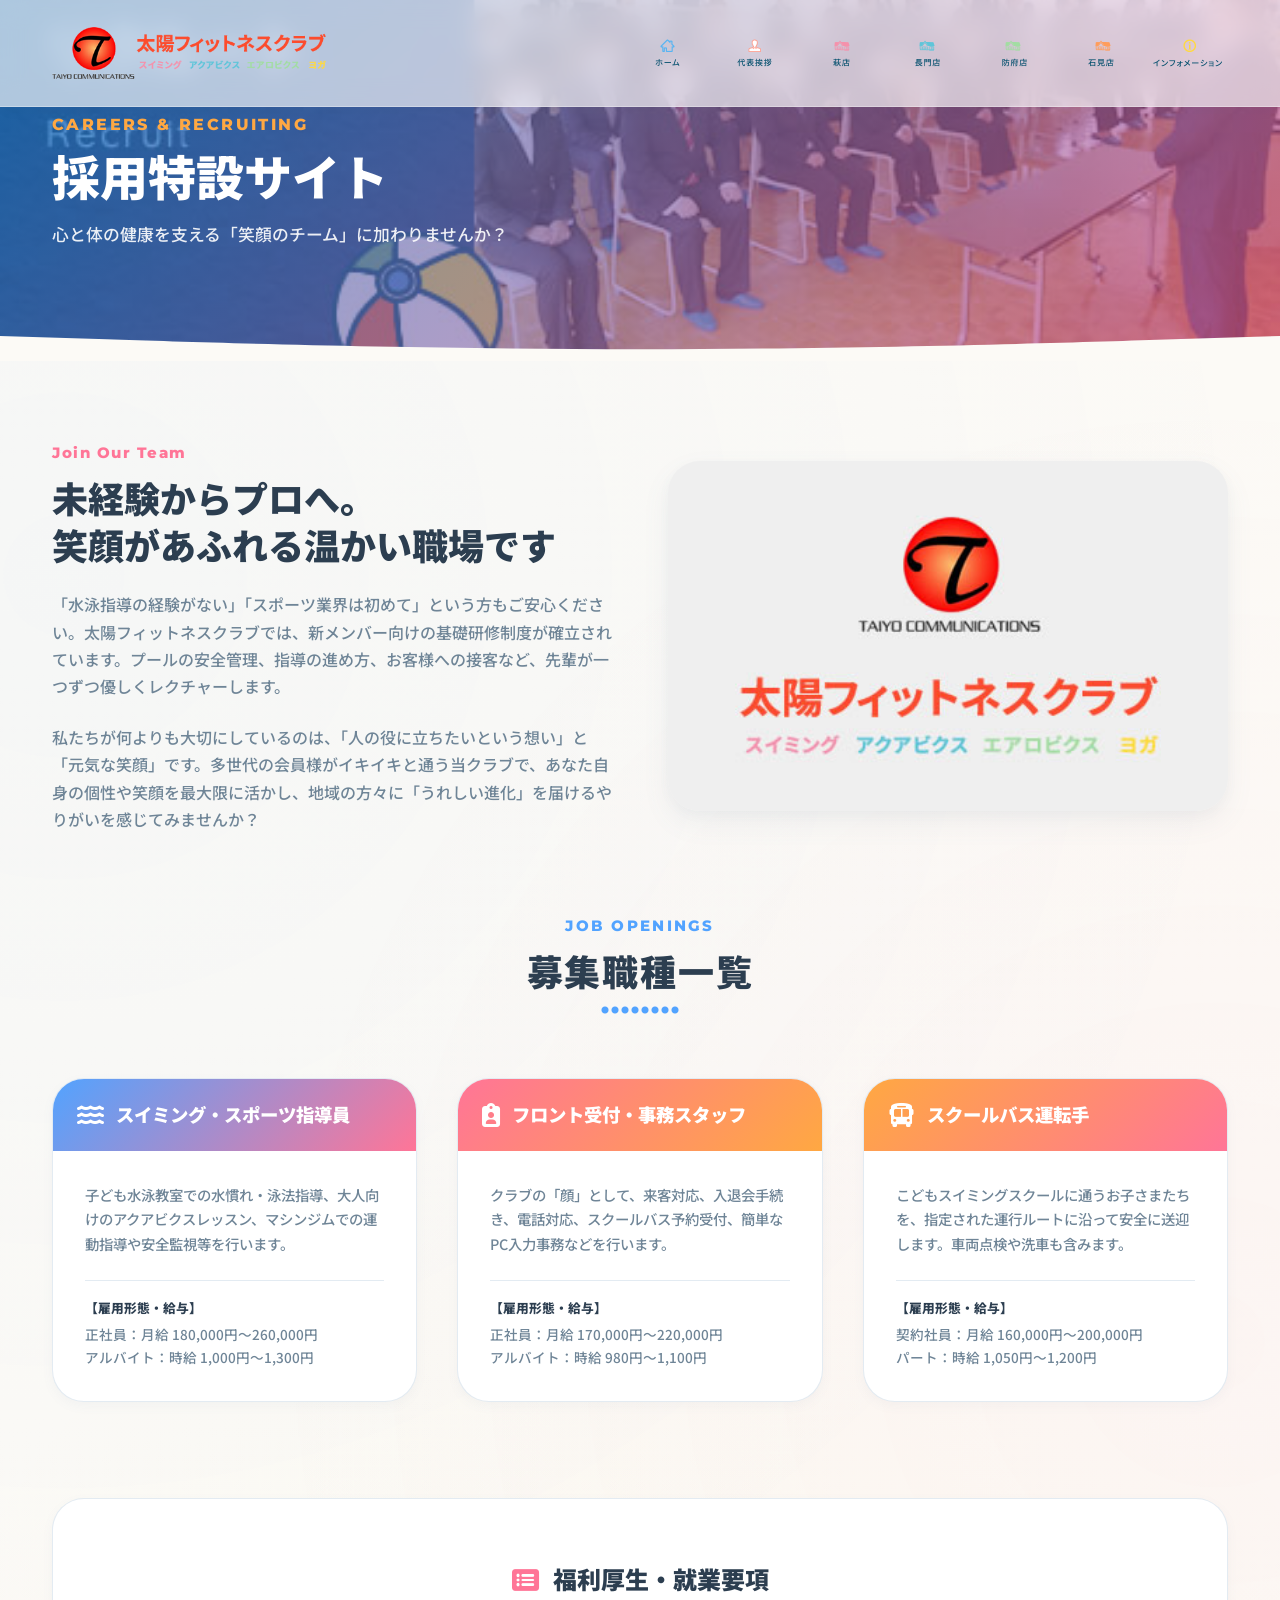
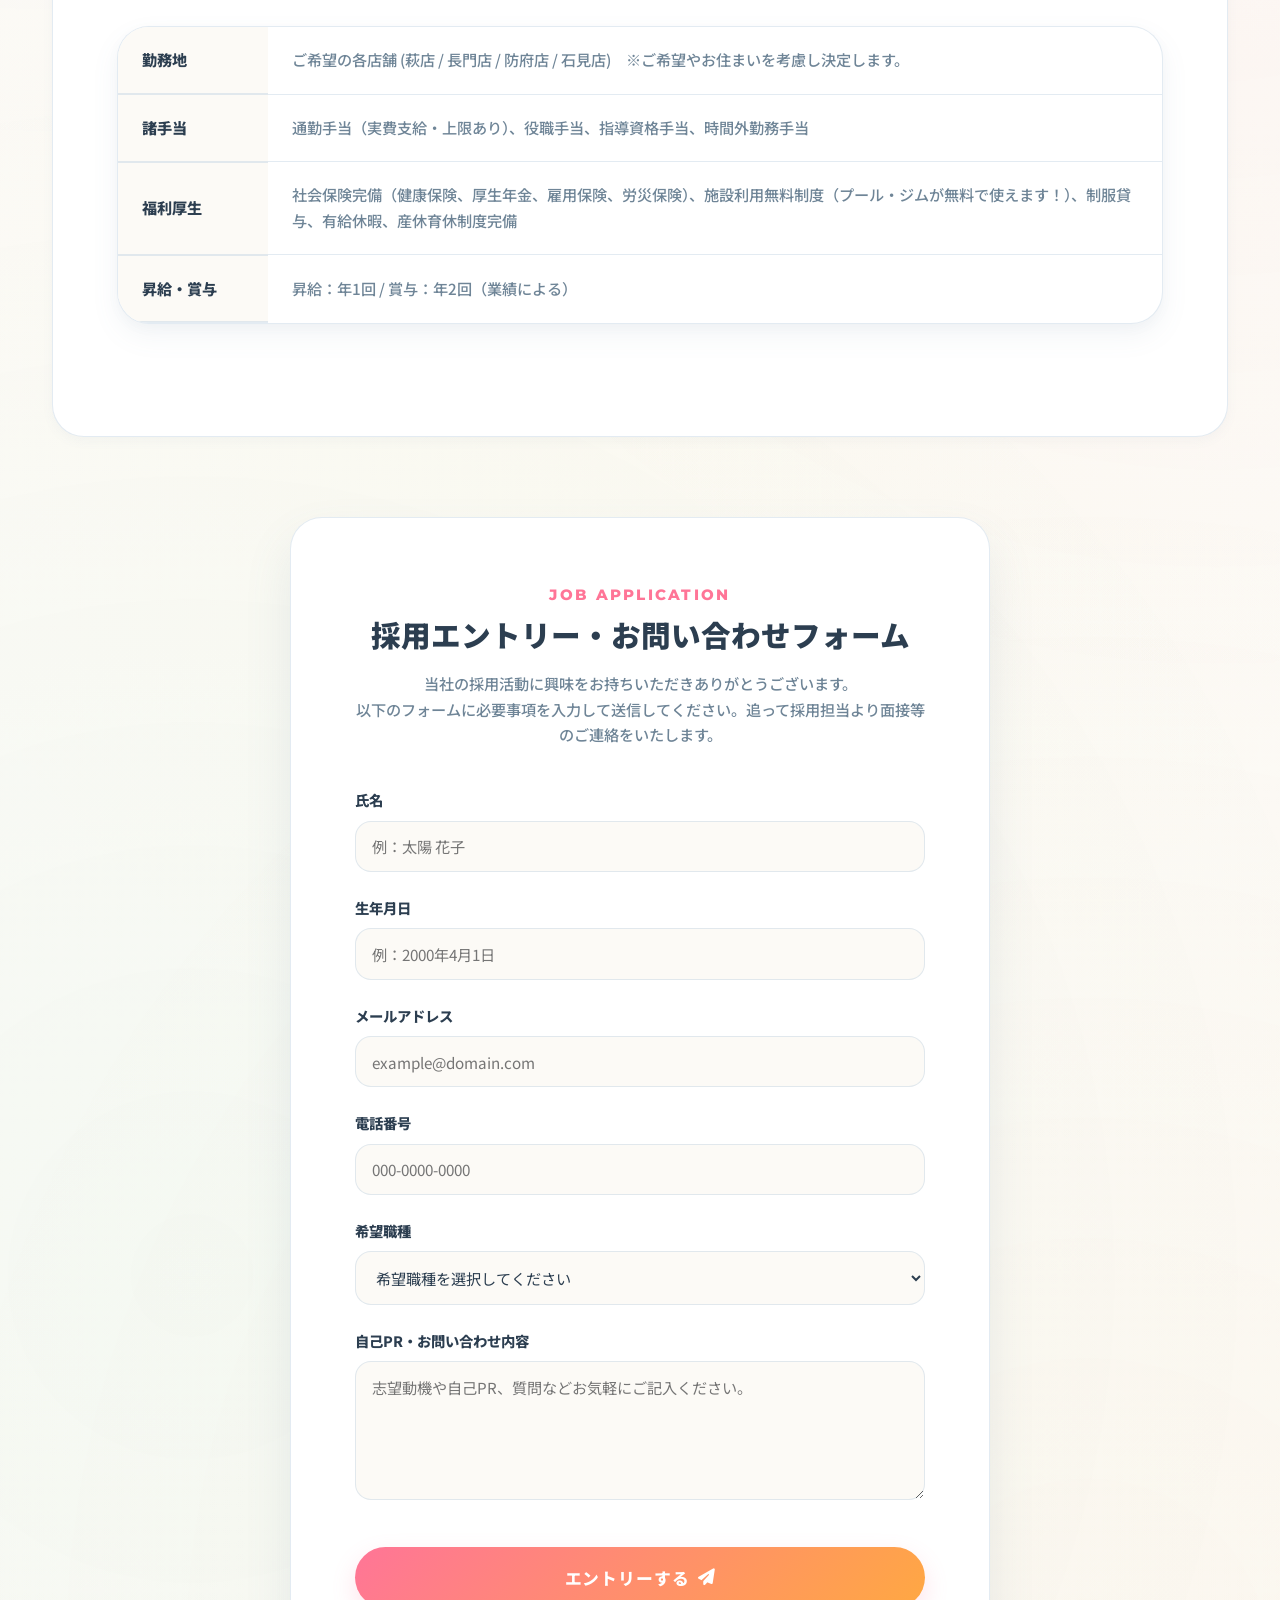
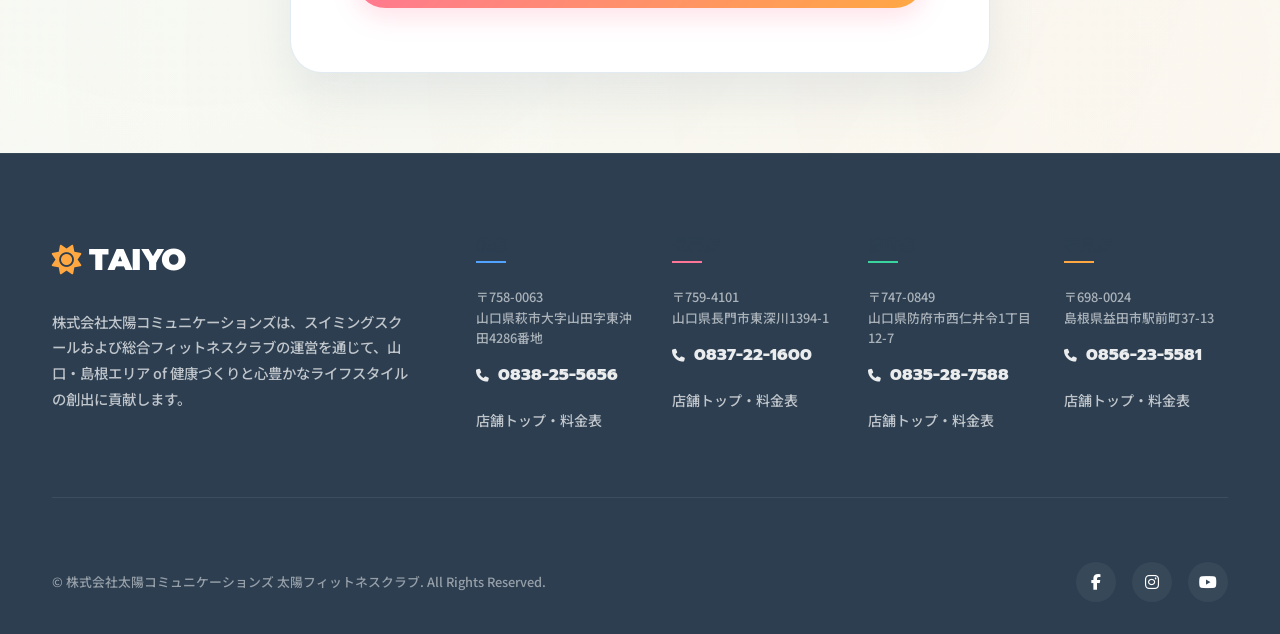
<file: recruit.html>
<!DOCTYPE html>
<html lang="ja">
<head>
  <meta charset="utf-8">
  <meta http-equiv="X-UA-Compatible" content="IE=edge">
  <meta name="viewport" content="width=device-width, initial-scale=1.0">
  <meta name="format-detection" content="telephone=no">
  <title>採用情報・リクルート | 太陽フィットネスクラブ | 太陽コミュニケーションズ</title>
  <meta name="description" content="【太陽コミュニケーションズ 採用情報】のご紹介。スイミングインストラクター、フロントフロント受付、送迎バスドライバーの求人募集。未経験歓迎、充実の研修制度と笑顔のチーム。">
  <meta name="keywords" content="スイミングインストラクター求人,スポーツジム採用,太陽コミュニケーションズ,山口県求人,島根県求人,未経験歓迎スポーツインストラクター">

  <!-- Stylesheets -->
  <link rel="stylesheet" href="./css/style.css">
  
  <!-- FontAwesome for Icons -->
  <link rel="stylesheet" href="https://cdnjs.cloudflare.com/ajax/libs/font-awesome/6.4.0/css/all.min.css">
  
  <style>
    .p-page-hero {
      position: relative;
      height: 360px;
      background: linear-gradient(135deg, rgba(13, 109, 192, 0.6) 0%, rgba(226, 75, 139, 0.6) 100%), 
                  url('./img/top_box07_banner02.jpg') no-repeat center center;
      background-size: cover;
      display: flex;
      align-items: center;
      color: var(--color-bg-white);
      z-index: 1;
    }
    
    .p-page-hero__wave {
      position: absolute;
      bottom: -1px;
      left: 0;
      width: 100%;
      line-height: 0;
      z-index: 3;
    }
    
    .p-page-hero__wave svg {
      width: 100%;
      height: 40px;
      fill: var(--color-bg-base);
    }

    .p-job-card {
      background-color: var(--color-bg-white);
      border-radius: var(--radius-md);
      overflow: hidden;
      border: 1px solid var(--color-border);
      box-shadow: var(--shadow-sm);
      display: flex;
      flex-direction: column;
      transition: var(--transition-normal);
    }

    .p-job-card:hover {
      transform: translateY(-5px);
      box-shadow: var(--shadow-md);
    }

    .p-form-group {
      margin-bottom: 1.5rem;
      text-align: left;
    }

    .p-form-label {
      font-weight: 800;
      font-size: 0.9rem;
      color: var(--color-dark);
      display: block;
      margin-bottom: 0.5rem;
    }

    .p-form-input {
      width: 100%;
      background-color: var(--color-bg-base);
      border: 1px solid var(--color-border);
      border-radius: var(--radius-sm);
      padding: 0.85rem 1rem;
      font-size: 0.95rem;
      color: var(--color-dark);
      transition: var(--transition-fast);
    }

    .p-form-input:focus {
      border-color: var(--color-nagato);
      box-shadow: var(--shadow-glow-nagato);
      background-color: var(--color-bg-white);
    }
  </style>
</head>
<body>

  <!-- ==========================================================================
     HEADER SECTION (Sticky Glassmorphic Nav)
     ========================================================================== -->
  <header class="l-header" id="header">
    <div class="l-container l-header__container">
      <div class="l-header__logo">
        <a href="./index.html">
          <img src="./img/logo.png" alt="太陽フィットネスクラブ" style="height: 52px; width: auto; transition: var(--transition-normal);">
        </a>
      </div>
      
      <nav class="l-header__nav" aria-label="メインナビゲーション">
        <ul class="p-global-nav">
          <li class="p-global-nav__item">
            <a href="./index.html" class="p-global-nav__link">
              <img src="./img/navi01.png" alt="ホーム">
            </a>
          </li>
          <li class="p-global-nav__item">
            <a href="./greeting.html" class="p-global-nav__link">
              <img src="./img/navi02.png" alt="代表挨拶">
            </a>
          </li>
          <li class="p-global-nav__item">
            <a href="./shop-hagi.html" class="p-global-nav__link">
              <img src="./img/navi03.png" alt="萩店">
            </a>
            <div class="p-global-nav__dropdown">
              <ul class="p-dropdown-list">
                <li class="p-dropdown-list__item"><a href="./program-child.html">こどもスクール</a></li>
                <li class="p-dropdown-list__item"><a href="./program-adult.html">大人スクール</a></li>
                <li class="p-dropdown-list__item"><a href="./campaign.html">キャンペーン</a></li>
                <li class="p-dropdown-list__item"><a href="./blog.html">ブログ</a></li>
              </ul>
            </div>
          </li>
          <li class="p-global-nav__item">
            <a href="./shop-nagato.html" class="p-global-nav__link">
              <img src="./img/navi04.png" alt="長門店">
            </a>
            <div class="p-global-nav__dropdown">
              <ul class="p-dropdown-list">
                <li class="p-dropdown-list__item"><a href="./program-child.html">こどもスクール</a></li>
                <li class="p-dropdown-list__item"><a href="./program-adult.html">大人スクール</a></li>
                <li class="p-dropdown-list__item"><a href="./campaign.html">キャンペーン</a></li>
                <li class="p-dropdown-list__item"><a href="./blog.html">ブログ</a></li>
              </ul>
            </div>
          </li>
          <li class="p-global-nav__item">
            <a href="./shop-hofu.html" class="p-global-nav__link">
              <img src="./img/navi05.png" alt="防府店">
            </a>
            <div class="p-global-nav__dropdown">
              <ul class="p-dropdown-list">
                <li class="p-dropdown-list__item"><a href="./program-child.html">こどもスクール</a></li>
                <li class="p-dropdown-list__item"><a href="./program-adult.html">大人スクール</a></li>
                <li class="p-dropdown-list__item"><a href="./campaign.html">キャンペーン</a></li>
                <li class="p-dropdown-list__item"><a href="./blog.html">ブログ</a></li>
              </ul>
            </div>
          </li>
          <li class="p-global-nav__item">
            <a href="./shop-iwami.html" class="p-global-nav__link">
              <img src="./img/navi06.png" alt="石見店">
            </a>
            <div class="p-global-nav__dropdown">
              <ul class="p-dropdown-list">
                <li class="p-dropdown-list__item"><a href="./program-child.html">こどもスクール</a></li>
                <li class="p-dropdown-list__item"><a href="./program-adult.html">大人スクール</a></li>
                <li class="p-dropdown-list__item"><a href="./campaign.html">キャンペーン</a></li>
                <li class="p-dropdown-list__item"><a href="./blog.html">ブログ</a></li>
              </ul>
            </div>
          </li>
          <li class="p-global-nav__item">
            <a href="#" class="p-global-nav__link">
              <img src="./img/navi07.png" alt="インフォメーション">
            </a>
            <div class="p-global-nav__dropdown">
              <ul class="p-dropdown-list">
                <li class="p-dropdown-list__item"><a href="./business.html">連携事業</a></li>
                <li class="p-dropdown-list__item"><a href="./recruit.html">採用情報</a></li>
              </ul>
            </div>
          </li>
        </ul>
      </nav>

      <!-- Mobile Hamburger button -->
      <div class="l-header__hamburger" id="hamburger" aria-expanded="false" aria-label="メニューを開閉する">
        <span></span>
        <span></span>
        <span></span>
      </div>
    </div>
  </header>

  <!-- Mobile Menu Overlay -->
  <nav class="p-mobile-nav" id="mobile-nav" aria-label="モバイルナビゲーション">
    <ul class="p-mobile-nav__list">
      <li><a href="./index.html" class="p-mobile-nav__link">ホーム</a></li>
      <li><a href="./greeting.html" class="p-mobile-nav__link">代表挨拶</a></li>
      <li>
        <span class="p-mobile-nav__link" style="opacity: 0.5; font-size: 1.1rem; text-transform: uppercase; letter-spacing: 0.05em; display: block; margin-top: 1rem;">店舗一覧</span>
        <ul class="p-mobile-nav__sublist">
          <li><a href="./shop-hagi.html" class="p-mobile-nav__sublink">萩店</a></li>
          <li><a href="./shop-nagato.html" class="p-mobile-nav__sublink">長門店</a></li>
          <li><a href="./shop-hofu.html" class="p-mobile-nav__sublink">防府店</a></li>
          <li><a href="./shop-iwami.html" class="p-mobile-nav__sublink">石見店</a></li>
        </ul>
      </li>
      <li>
        <span class="p-mobile-nav__link" style="opacity: 0.5; font-size: 1.1rem; text-transform: uppercase; letter-spacing: 0.05em; display: block; margin-top: 1rem;">プログラム</span>
        <ul class="p-mobile-nav__sublist">
          <li><a href="./program-child.html" class="p-mobile-nav__sublink">こどもスクール</a></li>
          <li><a href="./program-adult.html" class="p-mobile-nav__sublink">大人スクール</a></li>
        </ul>
      </li>
      <li><a href="./campaign.html" class="p-mobile-nav__link">キャンペーン</a></li>
      <li><a href="./blog.html" class="p-mobile-nav__link">ブログ</a></li>
      <li><a href="./recruit.html" class="p-mobile-nav__link" style="color: var(--color-nagato);">採用情報</a></li>
    </ul>
  </nav>

  <!-- ==========================================================================
     PAGE HERO (Recruit Header)
     ========================================================================== -->
  <section class="p-page-hero">
    <div class="l-container">
      <div style="max-width: 600px;">
        <span style="font-family: var(--font-head); font-weight: 800; letter-spacing: 0.15em; color: var(--color-iwami); display: block; margin-bottom: 0.5rem; text-transform: uppercase;">Careers &amp; Recruiting</span>
        <h1 style="font-size: 3rem; font-weight: 900; line-height: 1.2; margin-bottom: 1rem; color: var(--color-bg-white);">採用特設サイト</h1>
        <p style="opacity: 0.9; font-size: 1.05rem;">心と体の健康を支える「笑顔のチーム」に加わりませんか？</p>
      </div>
    </div>
    <div class="p-page-hero__wave">
      <svg viewBox="0 0 1440 40" preserveAspectRatio="none">
        <path d="M0,15L120,18.3C240,22,480,28,720,28.3C960,28,1200,22,1320,18.3L1440,15L1440,40L1320,40C1200,40,960,40,720,40C480,40,240,40,120,40L0,40Z"></path>
      </svg>
    </div>
  </section>

  <!-- ==========================================================================
     RECRUIT CONTENT
     ========================================================================== -->
  <section style="padding: 5rem 0;">
    <div class="l-container">
      
      <!-- Philosophy & Team environment -->
      <div class="l-grid l-grid--2col u-fade-up" style="gap: 3.5rem; align-items: center; margin-bottom: 5rem;">
        <div>
          <span style="font-family: var(--font-head); font-weight: 800; color: var(--color-nagato); font-size: 0.95rem; letter-spacing: 0.1em; display: block; margin-bottom: 0.5rem;">Join Our Team</span>
          <h2 style="font-size: 2.25rem; font-weight: 900; color: var(--color-dark); margin-bottom: 1.5rem;">未経験からプロへ。<br>笑顔があふれる温かい職場です</h2>
          <p style="color: var(--color-slate-gray); margin-bottom: 1.5rem;">
            「水泳指導の経験がない」「スポーツ業界は初めて」という方もご安心ください。太陽フィットネスクラブでは、新メンバー向けの基礎研修制度が確立されています。プールの安全管理、指導の進め方、お客様への接客など、先輩が一つずつ優しくレクチャーします。
          </p>
          <p style="color: var(--color-slate-gray);">
            私たちが何よりも大切にしているのは、「人の役に立ちたいという想い」と「元気な笑顔」です。多世代の会員様がイキイキと通う当クラブで、あなた自身の個性や笑顔を最大限に活かし、地域の方々に「うれしい進化」を届けるやりがいを感じてみませんか？
          </p>
        </div>
        <div>
          <img src="./img/sample_img.jpg" alt="笑顔で会話するスタッフたち" style="width: 100%; height: 350px; object-fit: cover; border-radius: var(--radius-md); box-shadow: var(--shadow-md);">
        </div>
      </div>

      <!-- Job Openings -->
      <div class="c-section-title u-fade-up">
        <span class="c-section-title__sub">Job Openings</span>
        <h2 class="c-section-title__main">募集職種一覧</h2>
      </div>

      <div class="l-grid l-grid--3col u-fade-up" style="gap: 2.5rem; margin-bottom: 6rem;">
        <!-- Job 1 -->
        <article class="p-job-card">
          <div style="background: var(--grad-splashtop); padding: 1.5rem; color: white; display: flex; align-items: center; gap: 0.75rem;">
            <i class="fa-solid fa-water" style="font-size: 1.5rem;"></i>
            <h3 style="font-weight: 900; font-size: 1.15rem; color: white;">スイミング・スポーツ指導員</h3>
          </div>
          <div style="padding: 2rem; flex-grow: 1; display: flex; flex-direction: column;">
            <p style="font-size: 0.9rem; color: var(--color-slate-gray); margin-bottom: 1.5rem; flex-grow: 1;">
              子ども水泳教室での水慣れ・泳法指導、大人向けのアクアビクスレッスン、マシンジムでの運動指導や安全監視等を行います。
            </p>
            <div style="border-top: 1px solid var(--color-border); padding-top: 1rem;">
              <span style="font-size: 0.8rem; font-weight: 800; color: var(--color-dark); display: block; margin-bottom: 0.25rem;">【雇用形態・給与】</span>
              <span style="font-size: 0.85rem; color: var(--color-slate-gray); display: block;">正社員：月給 180,000円〜260,000円</span>
              <span style="font-size: 0.85rem; color: var(--color-slate-gray); display: block;">アルバイト：時給 1,000円〜1,300円</span>
            </div>
          </div>
        </article>

        <!-- Job 2 -->
        <article class="p-job-card">
          <div style="background: var(--grad-nagato); padding: 1.5rem; color: white; display: flex; align-items: center; gap: 0.75rem;">
            <i class="fa-solid fa-clipboard-user" style="font-size: 1.5rem;"></i>
            <h3 style="font-weight: 900; font-size: 1.15rem; color: white;">フロント受付・事務スタッフ</h3>
          </div>
          <div style="padding: 2rem; flex-grow: 1; display: flex; flex-direction: column;">
            <p style="font-size: 0.9rem; color: var(--color-slate-gray); margin-bottom: 1.5rem; flex-grow: 1;">
              クラブの「顔」として、来客対応、入退会手続き、電話対応、スクールバス予約受付、簡単なPC入力事務などを行います。
            </p>
            <div style="border-top: 1px solid var(--color-border); padding-top: 1rem;">
              <span style="font-size: 0.8rem; font-weight: 800; color: var(--color-dark); display: block; margin-bottom: 0.25rem;">【雇用形態・給与】</span>
              <span style="font-size: 0.85rem; color: var(--color-slate-gray); display: block;">正社員：月給 170,000円〜220,000円</span>
              <span style="font-size: 0.85rem; color: var(--color-slate-gray); display: block;">アルバイト：時給 980円〜1,100円</span>
            </div>
          </div>
        </article>

        <!-- Job 3 -->
        <article class="p-job-card">
          <div style="background: var(--grad-iwami); padding: 1.5rem; color: white; display: flex; align-items: center; gap: 0.75rem;">
            <i class="fa-solid fa-bus" style="font-size: 1.5rem;"></i>
            <h3 style="font-weight: 900; font-size: 1.15rem; color: white;">スクールバス運転手</h3>
          </div>
          <div style="padding: 2rem; flex-grow: 1; display: flex; flex-direction: column;">
            <p style="font-size: 0.9rem; color: var(--color-slate-gray); margin-bottom: 1.5rem; flex-grow: 1;">
              こどもスイミングスクールに通うお子さまたちを、指定された運行ルートに沿って安全に送迎します。車両点検や洗車も含みます。
            </p>
            <div style="border-top: 1px solid var(--color-border); padding-top: 1rem;">
              <span style="font-size: 0.8rem; font-weight: 800; color: var(--color-dark); display: block; margin-bottom: 0.25rem;">【雇用形態・給与】</span>
              <span style="font-size: 0.85rem; color: var(--color-slate-gray); display: block;">契約社員：月給 160,000円〜200,000円</span>
              <span style="font-size: 0.85rem; color: var(--color-slate-gray); display: block;">パート：時給 1,050円〜1,200円</span>
            </div>
          </div>
        </article>
      </div>

      <!-- Working Conditions Detail Table -->
      <div style="background-color: var(--color-bg-white); border-radius: var(--radius-md); padding: 4rem; border: 1px solid var(--color-border); box-shadow: var(--shadow-sm); margin-bottom: 5rem;" class="u-fade-up">
        <h3 style="font-size: 1.5rem; font-weight: 900; margin-bottom: 2rem; text-align: center;"><i class="fa-solid fa-rectangle-list" style="color: var(--color-nagato); margin-right: 0.5rem;"></i> 福利厚生・就業要項</h3>
        
        <div class="p-table-wrapper">
          <table class="p-table">
            <tbody>
              <tr>
                <th style="width: 150px; background-color: var(--color-bg-base); font-weight: 800;">勤務地</th>
                <td>ご希望の各店舗 (萩店 / 長門店 / 防府店 / 石見店)　※ご希望やお住まいを考慮し決定します。</td>
              </tr>
              <tr>
                <th style="background-color: var(--color-bg-base); font-weight: 800;">諸手当</th>
                <td>通勤手当（実費支給・上限あり）、役職手当、指導資格手当、時間外勤務手当</td>
              </tr>
              <tr>
                <th style="background-color: var(--color-bg-base); font-weight: 800;">福利厚生</th>
                <td>社会保険完備（健康保険、厚生年金、雇用保険、労災保険）、施設利用無料制度（プール・ジムが無料で使えます！）、制服貸与、有給休暇、産休育休制度完備</td>
              </tr>
              <tr>
                <th style="background-color: var(--color-bg-base); font-weight: 800;">昇給・賞与</th>
                <td>昇給：年1回 / 賞与：年2回（業績による）</td>
              </tr>
            </tbody>
          </table>
        </div>
      </div>

      <!-- Job Entry Form -->
      <div style="background-color: var(--color-bg-white); border-radius: var(--radius-md); padding: 4rem; border: 1px solid var(--color-border); box-shadow: var(--shadow-lg); max-width: 700px; margin: 0 auto; text-align: center;" class="u-fade-up">
        <span style="font-family: var(--font-head); font-weight: 800; color: var(--color-nagato); font-size: 0.95rem; letter-spacing: 0.15em; display: block; margin-bottom: 0.5rem; text-transform: uppercase;">Job Application</span>
        <h3 style="font-size: 1.85rem; font-weight: 900; margin-bottom: 1rem; color: var(--color-dark);">採用エントリー・お問い合わせフォーム</h3>
        <p style="color: var(--color-slate-gray); margin-bottom: 2.5rem; font-size: 0.95rem;">
          当社の採用活動に興味をお持ちいただきありがとうございます。<br>
          以下のフォームに必要事項を入力して送信してください。追って採用担当より面接等のご連絡をいたします。
        </p>

        <form action="#" method="post" onsubmit="event.preventDefault(); alert('エントリーありがとうございます。担当者より面接等のご連絡を差し上げます。');">
          <div class="p-form-group">
            <label class="p-form-label" for="applicant-name">氏名</label>
            <input class="p-form-input" id="applicant-name" type="text" placeholder="例：太陽 花子" required>
          </div>
          <div class="p-form-group">
            <label class="p-form-label" for="applicant-birth">生年月日</label>
            <input class="p-form-input" id="applicant-birth" type="text" placeholder="例：2000年4月1日" required>
          </div>
          <div class="p-form-group">
            <label class="p-form-label" for="applicant-email">メールアドレス</label>
            <input class="p-form-input" id="applicant-email" type="email" placeholder="example@domain.com" required>
          </div>
          <div class="p-form-group">
            <label class="p-form-label" for="applicant-tel">電話番号</label>
            <input class="p-form-input" id="applicant-tel" type="tel" placeholder="000-0000-0000" required>
          </div>
          <div class="p-form-group">
            <label class="p-form-label" for="applicant-job">希望職種</label>
            <select class="p-form-input" id="applicant-job" required>
              <option value="">希望職種を選択してください</option>
              <option value="instructor">スイミング・スポーツ指導員</option>
              <option value="front">フロント受付・事務スタッフ</option>
              <option value="driver">スクールバス運転手</option>
            </select>
          </div>
          <div class="p-form-group">
            <label class="p-form-label" for="applicant-msg">自己PR・お問い合わせ内容</label>
            <textarea class="p-form-input" id="applicant-msg" rows="5" placeholder="志望動機や自己PR、質問などお気軽にご記入ください。" style="resize: vertical;" required></textarea>
          </div>
          <button class="c-btn c-btn--primary" type="submit" style="width: 100%; border: none; margin-top: 1rem; background: var(--grad-nagato); box-shadow: var(--shadow-glow-nagato);">
            エントリーする <i class="fa-solid fa-paper-plane" style="margin-left: 0.5rem;"></i>
          </button>
        </form>
      </div>

    </div>
  </section>

  <!-- ==========================================================================
     FOOTER SECTION (Modern Glass Columns)
     ========================================================================== -->
  <footer class="l-footer">
    <div class="l-container">
      <div class="l-footer__top">
        <div class="l-footer__about">
          <div class="l-footer__logo">
            <span style="font-family: var(--font-head); font-weight: 900; font-size: 1.85rem; letter-spacing: -0.02em; color: var(--color-bg-white); display: flex; align-items: center; gap: 0.5rem; margin-bottom: 1.5rem;">
              <i class="fa-solid fa-sun" style="color: var(--color-iwami);"></i>
              TAIYO
            </span>
          </div>
          <p class="l-footer__desc">
            株式会社太陽コミュニケーションズは、スイミングスクールおよび総合フィットネスクラブの運営を通じて、山口・島根エリア of 健康づくりと心豊かなライフスタイルの創出に貢献します。
          </p>
        </div>

        <div class="l-footer__grid">
          <div>
            <h4 class="l-footer__col-title l-footer__col-hagi">萩店</h4>
            <address class="l-footer__address">
              〒758-0063<br>
              山口県萩市大字山田字東沖田4286番地
            </address>
            <a href="tel:0838-25-5656" class="l-footer__tel"><i class="fa-solid fa-phone" style="font-size: 0.8rem; margin-right: 0.25rem;"></i> 0838-25-5656</a>
            <ul class="l-footer__list" style="margin-top: 1rem;">
              <li><a href="./shop-hagi.html" class="l-footer__link">店舗トップ・料金表</a></li>
            </ul>
          </div>

          <div>
            <h4 class="l-footer__col-title l-footer__col-nagato">長門店</h4>
            <address class="l-footer__address">
              〒759-4101<br>
              山口県長門市東深川1394-1
            </address>
            <a href="tel:0837-22-1600" class="l-footer__tel"><i class="fa-solid fa-phone" style="font-size: 0.8rem; margin-right: 0.25rem;"></i> 0837-22-1600</a>
            <ul class="l-footer__list" style="margin-top: 1rem;">
              <li><a href="./shop-nagato.html" class="l-footer__link">店舗トップ・料金表</a></li>
            </ul>
          </div>

          <div>
            <h4 class="l-footer__col-title l-footer__col-hofu">防府店</h4>
            <address class="l-footer__address">
              〒747-0849<br>
              山口県防府市西仁井令1丁目12-7
            </address>
            <a href="tel:0835-28-7588" class="l-footer__tel"><i class="fa-solid fa-phone" style="font-size: 0.8rem; margin-right: 0.25rem;"></i> 0835-28-7588</a>
            <ul class="l-footer__list" style="margin-top: 1rem;">
              <li><a href="./shop-hofu.html" class="l-footer__link">店舗トップ・料金表</a></li>
            </ul>
          </div>

          <div>
            <h4 class="l-footer__col-title l-footer__col-iwami">石見店</h4>
            <address class="l-footer__address">
              〒698-0024<br>
              島根県益田市駅前町37-13
            </address>
            <a href="tel:0856-23-5581" class="l-footer__tel"><i class="fa-solid fa-phone" style="font-size: 0.8rem; margin-right: 0.25rem;"></i> 0856-23-5581</a>
            <ul class="l-footer__list" style="margin-top: 1rem;">
              <li><a href="./shop-iwami.html" class="l-footer__link">店舗トップ・料金表</a></li>
            </ul>
          </div>
        </div>
      </div>

      <div class="l-footer__bottom">
        <small class="l-footer__copyright">&copy; 株式会社太陽コミュニケーションズ 太陽フィットネスクラブ. All Rights Reserved.</small>
        
        <div class="l-footer__sns">
          <a href="#" class="l-footer__sns-link" aria-label="Facebook"><i class="fa-brands fa-facebook-f" style="color: var(--color-bg-white);"></i></a>
          <a href="#" class="l-footer__sns-link" aria-label="Instagram"><i class="fa-brands fa-instagram" style="color: var(--color-bg-white);"></i></a>
          <a href="#" class="l-footer__sns-link" aria-label="YouTube"><i class="fa-brands fa-youtube" style="color: var(--color-bg-white);"></i></a>
        </div>
      </div>
    </div>
  </footer>

  <!-- Scripts -->
  <script src="./js/main.js"></script>
</body>
</html>
</file>
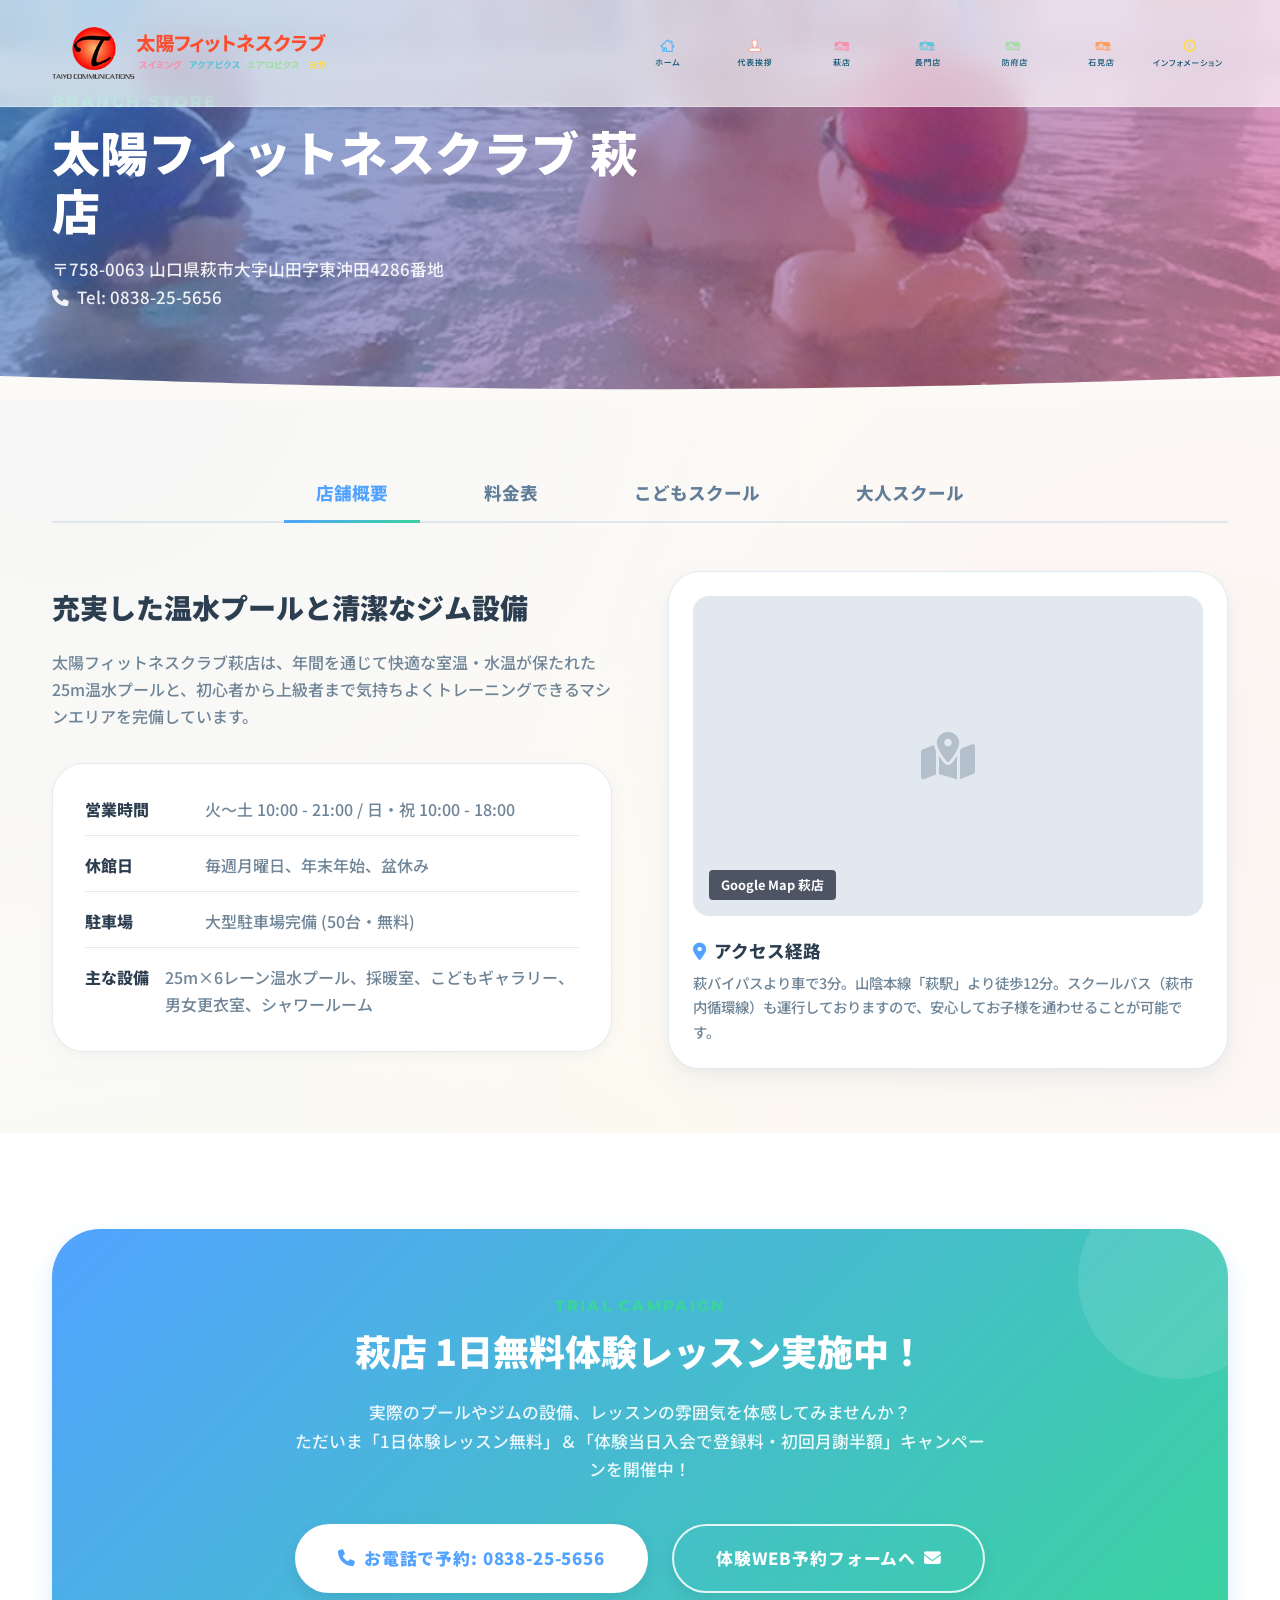
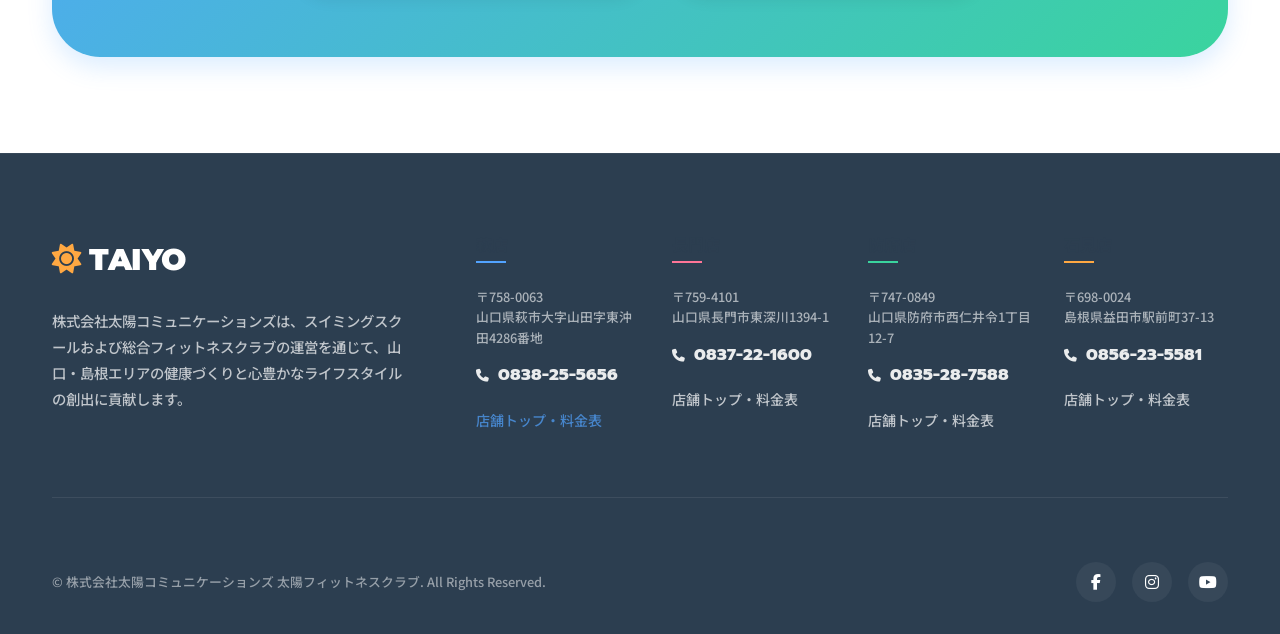
<file: shop-hagi.html>
<!DOCTYPE html>
<html lang="ja">
<head>
  <meta charset="utf-8">
  <meta http-equiv="X-UA-Compatible" content="IE=edge">
  <meta name="viewport" content="width=device-width, initial-scale=1.0">
  <meta name="format-detection" content="telephone=no">
  <title>萩店 | 太陽フィットネスクラブ | 山口県萩市のスイミングスクール＆スポーツジム</title>
  <meta name="description" content="【太陽フィットネスクラブ 萩店】の店舗概要、コース・料金表、スクール時間割などのご紹介。子ども水泳教室から大人向け健康アクアビクス、ヨガ養成まで一人ひとりに寄り添った指導を行います。">
  <meta name="keywords" content="太陽フィットネスクラブ,萩店,スイミングスクール,萩市,フィットネス,料金表,時間割">

  <!-- Stylesheets -->
  <link rel="stylesheet" href="./css/style.css">
  
  <!-- FontAwesome for Icons -->
  <link rel="stylesheet" href="https://cdnjs.cloudflare.com/ajax/libs/font-awesome/6.4.0/css/all.min.css">
  
  <style>
    /* Page specific branch override */
    :root {
      --brand-color: var(--color-hagi);
      --brand-grad: var(--grad-hagi);
      --brand-shadow: var(--shadow-glow-hagi);
    }
    
    .p-page-hero {
      position: relative;
      height: 400px;
      background: linear-gradient(135deg, rgba(13, 109, 192, 0.6) 0%, rgba(226, 75, 139, 0.6) 100%), 
                  url('./img/top_box03_img.jpg') no-repeat center center;
      background-size: cover;
      display: flex;
      align-items: center;
      color: var(--color-bg-white);
      z-index: 1;
    }
    
    .p-page-hero__wave {
      position: absolute;
      bottom: -1px;
      left: 0;
      width: 100%;
      line-height: 0;
      z-index: 3;
    }
    
    .p-page-hero__wave svg {
      width: 100%;
      height: 40px;
      fill: var(--color-bg-base);
    }
  </style>
</head>
<body>

  <!-- ==========================================================================
     HEADER SECTION (Sticky Glassmorphic Nav)
     ========================================================================== -->
  <header class="l-header" id="header">
    <div class="l-container l-header__container">
      <div class="l-header__logo">
        <a href="./index.html">
          <img src="./img/logo.png" alt="太陽フィットネスクラブ" style="height: 52px; width: auto; transition: var(--transition-normal);">
        </a>
      </div>
      
      <nav class="l-header__nav" aria-label="メインナビゲーション">
        <ul class="p-global-nav">
          <li class="p-global-nav__item">
            <a href="./index.html" class="p-global-nav__link">
              <img src="./img/navi01.png" alt="ホーム">
            </a>
          </li>
          <li class="p-global-nav__item">
            <a href="./greeting.html" class="p-global-nav__link">
              <img src="./img/navi02.png" alt="代表挨拶">
            </a>
          </li>
          <li class="p-global-nav__item">
            <a href="./shop-hagi.html" class="p-global-nav__link">
              <img src="./img/navi03.png" alt="萩店">
            </a>
            <div class="p-global-nav__dropdown">
              <ul class="p-dropdown-list">
                <li class="p-dropdown-list__item"><a href="./program-child.html">こどもスクール</a></li>
                <li class="p-dropdown-list__item"><a href="./program-adult.html">大人スクール</a></li>
                <li class="p-dropdown-list__item"><a href="./campaign.html">キャンペーン</a></li>
                <li class="p-dropdown-list__item"><a href="./blog.html">ブログ</a></li>
              </ul>
            </div>
          </li>
          <li class="p-global-nav__item">
            <a href="./shop-nagato.html" class="p-global-nav__link">
              <img src="./img/navi04.png" alt="長門店">
            </a>
            <div class="p-global-nav__dropdown">
              <ul class="p-dropdown-list">
                <li class="p-dropdown-list__item"><a href="./program-child.html">こどもスクール</a></li>
                <li class="p-dropdown-list__item"><a href="./program-adult.html">大人スクール</a></li>
                <li class="p-dropdown-list__item"><a href="./campaign.html">キャンペーン</a></li>
                <li class="p-dropdown-list__item"><a href="./blog.html">ブログ</a></li>
              </ul>
            </div>
          </li>
          <li class="p-global-nav__item">
            <a href="./shop-hofu.html" class="p-global-nav__link">
              <img src="./img/navi05.png" alt="防府店">
            </a>
            <div class="p-global-nav__dropdown">
              <ul class="p-dropdown-list">
                <li class="p-dropdown-list__item"><a href="./program-child.html">こどもスクール</a></li>
                <li class="p-dropdown-list__item"><a href="./program-adult.html">大人スクール</a></li>
                <li class="p-dropdown-list__item"><a href="./campaign.html">キャンペーン</a></li>
                <li class="p-dropdown-list__item"><a href="./blog.html">ブログ</a></li>
              </ul>
            </div>
          </li>
          <li class="p-global-nav__item">
            <a href="./shop-iwami.html" class="p-global-nav__link">
              <img src="./img/navi06.png" alt="石見店">
            </a>
            <div class="p-global-nav__dropdown">
              <ul class="p-dropdown-list">
                <li class="p-dropdown-list__item"><a href="./program-child.html">こどもスクール</a></li>
                <li class="p-dropdown-list__item"><a href="./program-adult.html">大人スクール</a></li>
                <li class="p-dropdown-list__item"><a href="./campaign.html">キャンペーン</a></li>
                <li class="p-dropdown-list__item"><a href="./blog.html">ブログ</a></li>
              </ul>
            </div>
          </li>
          <li class="p-global-nav__item">
            <a href="#" class="p-global-nav__link">
              <img src="./img/navi07.png" alt="インフォメーション">
            </a>
            <div class="p-global-nav__dropdown">
              <ul class="p-dropdown-list">
                <li class="p-dropdown-list__item"><a href="./business.html">連携事業</a></li>
                <li class="p-dropdown-list__item"><a href="./recruit.html">採用情報</a></li>
              </ul>
            </div>
          </li>
        </ul>
      </nav>

      <!-- Mobile Hamburger button -->
      <div class="l-header__hamburger" id="hamburger" aria-expanded="false" aria-label="メニューを開閉する">
        <span></span>
        <span></span>
        <span></span>
      </div>
    </div>
  </header>

  <!-- Mobile Menu Overlay -->
  <nav class="p-mobile-nav" id="mobile-nav" aria-label="モバイルナビゲーション">
    <ul class="p-mobile-nav__list">
      <li><a href="./index.html" class="p-mobile-nav__link">ホーム</a></li>
      <li><a href="./greeting.html" class="p-mobile-nav__link">代表挨拶</a></li>
      <li>
        <span class="p-mobile-nav__link" style="opacity: 0.5; font-size: 1.1rem; text-transform: uppercase; letter-spacing: 0.05em; display: block; margin-top: 1rem;">店舗一覧</span>
        <ul class="p-mobile-nav__sublist">
          <li><a href="./shop-hagi.html" class="p-mobile-nav__sublink">萩店</a></li>
          <li><a href="./shop-nagato.html" class="p-mobile-nav__sublink">長門店</a></li>
          <li><a href="./shop-hofu.html" class="p-mobile-nav__sublink">防府店</a></li>
          <li><a href="./shop-iwami.html" class="p-mobile-nav__sublink">石見店</a></li>
        </ul>
      </li>
      <li>
        <span class="p-mobile-nav__link" style="opacity: 0.5; font-size: 1.1rem; text-transform: uppercase; letter-spacing: 0.05em; display: block; margin-top: 1rem;">プログラム</span>
        <ul class="p-mobile-nav__sublist">
          <li><a href="./program-child.html" class="p-mobile-nav__sublink">こどもスクール</a></li>
          <li><a href="./program-adult.html" class="p-mobile-nav__sublink">大人スクール</a></li>
        </ul>
      </li>
      <li><a href="./campaign.html" class="p-mobile-nav__link">キャンペーン</a></li>
      <li><a href="./blog.html" class="p-mobile-nav__link">ブログ</a></li>
      <li><a href="./recruit.html" class="p-mobile-nav__link" style="color: var(--color-nagato);">採用情報</a></li>
    </ul>
  </nav>

  <!-- ==========================================================================
     PAGE HERO (Branch Hero Header)
     ========================================================================== -->
  <section class="p-page-hero">
    <div class="l-container">
      <div style="max-width: 600px;">
        <span style="font-family: var(--font-head); font-weight: 800; letter-spacing: 0.15em; color: var(--color-hofu); display: block; margin-bottom: 0.5rem; text-transform: uppercase;">Branch Store</span>
        <h1 style="font-size: 3rem; font-weight: 900; line-height: 1.2; margin-bottom: 1rem; color: var(--color-bg-white);">太陽フィットネスクラブ 萩店</h1>
        <p style="opacity: 0.9; font-size: 1.05rem;">〒758-0063 山口県萩市大字山田字東沖田4286番地 <br><i class="fa-solid fa-phone" style="margin-right: 0.25rem;"></i> Tel: 0838-25-5656</p>
      </div>
    </div>
    <div class="p-page-hero__wave">
      <svg viewBox="0 0 1440 40" preserveAspectRatio="none">
        <path d="M0,15L120,18.3C240,22,480,28,720,28.3C960,28,1200,22,1320,18.3L1440,15L1440,40L1320,40C1200,40,960,40,720,40C480,40,240,40,120,40L0,40Z"></path>
      </svg>
    </div>
  </section>

  <!-- ==========================================================================
     INTERACTIVE TAB COMPONENT (Store Consolidated details)
     ========================================================================== -->
  <section style="padding: 4rem 0;">
    <div class="l-container">
      
      <!-- Sub Tab Nav Switchers -->
      <div class="p-sub-tabs" style="--brand-color: var(--color-hagi); --brand-grad: var(--grad-hagi);">
        <button class="p-sub-tabs__btn is-active" data-tab="overview">店舗概要</button>
        <button class="p-sub-tabs__btn" data-tab="fees">料金表</button>
        <button class="p-sub-tabs__btn" data-tab="child">こどもスクール</button>
        <button class="p-sub-tabs__btn" data-tab="adult">大人スクール</button>
      </div>

      <!-- Tab Panels Content Container -->
      <div class="p-tab-contents-wrapper">
        
        <!-- ======================= PANEL 1: OVERVIEW ======================= -->
        <div class="p-tab-content is-active" id="overview">
          <div class="l-grid l-grid--2col" style="align-items: center; gap: 3.5rem;">
            <div>
              <h3 style="font-size: 1.75rem; font-weight: 900; margin-bottom: 1.5rem; color: var(--color-dark);">充実した温水プールと清潔なジム設備</h3>
              <p style="color: var(--color-slate-gray); margin-bottom: 2rem;">
                太陽フィットネスクラブ萩店は、年間を通じて快適な室温・水温が保たれた25m温水プールと、初心者から上級者まで気持ちよくトレーニングできるマシンエリアを完備しています。
              </p>
              
              <!-- Spec Information List -->
              <div style="background-color: var(--color-bg-white); border-radius: var(--radius-md); padding: 2rem; border: 1px solid var(--color-border); box-shadow: var(--shadow-sm); display: flex; flex-direction: column; gap: 1rem;">
                <div style="display: flex; border-bottom: 1px solid var(--color-border); padding-bottom: 0.75rem;">
                  <span style="font-weight: 800; width: 120px; color: var(--color-dark);">営業時間</span>
                  <span style="color: var(--color-slate-gray);">火〜土 10:00 - 21:00 / 日・祝 10:00 - 18:00</span>
                </div>
                <div style="display: flex; border-bottom: 1px solid var(--color-border); padding-bottom: 0.75rem;">
                  <span style="font-weight: 800; width: 120px; color: var(--color-dark);">休館日</span>
                  <span style="color: var(--color-slate-gray);">毎週月曜日、年末年始、盆休み</span>
                </div>
                <div style="display: flex; border-bottom: 1px solid var(--color-border); padding-bottom: 0.75rem;">
                  <span style="font-weight: 800; width: 120px; color: var(--color-dark);">駐車場</span>
                  <span style="color: var(--color-slate-gray);">大型駐車場完備 (50台・無料)</span>
                </div>
                <div style="display: flex;">
                  <span style="font-weight: 800; width: 120px; color: var(--color-dark);">主な設備</span>
                  <span style="color: var(--color-slate-gray);">25m×6レーン温水プール、採暖室、こどもギャラリー、男女更衣室、シャワールーム</span>
                </div>
              </div>
            </div>
            
            <!-- Access Map Card -->
            <div>
              <div style="background-color: var(--color-bg-white); border-radius: var(--radius-md); padding: 1.5rem; border: 1px solid var(--color-border); box-shadow: var(--shadow-md);">
                <!-- Custom styling for Google Map Placeholder -->
                <div style="width: 100%; height: 320px; background-color: #E2E8F0; border-radius: var(--radius-sm); margin-bottom: 1.5rem; display: flex; align-items: center; justify-content: center; position: relative; overflow: hidden;">
                  <!-- Styled map grid lines using SVG representation to look premium -->
                  <i class="fa-solid fa-map-location-dot" style="font-size: 3rem; color: var(--color-slate-gray); opacity: 0.4;"></i>
                  <span style="position: absolute; bottom: 1rem; left: 1rem; background-color: rgba(15, 23, 42, 0.7); color: white; padding: 0.25rem 0.75rem; border-radius: 4px; font-size: 0.8rem; font-weight: bold;">Google Map 萩店</span>
                </div>
                <h4 style="font-weight: 800; font-size: 1.1rem; margin-bottom: 0.5rem;"><i class="fa-solid fa-location-dot" style="color: var(--color-hagi); margin-right: 0.25rem;"></i> アクセス経路</h4>
                <p style="font-size: 0.9rem; color: var(--color-slate-gray);">萩バイパスより車で3分。山陰本線「萩駅」より徒歩12分。スクールバス（萩市内循環線）も運行しておりますので、安心してお子様を通わせることが可能です。</p>
              </div>
            </div>
          </div>
        </div>

        <!-- ======================= PANEL 2: FEES ======================= -->
        <div class="p-tab-content" id="fees">
          <h3 style="font-size: 1.5rem; font-weight: 900; margin-bottom: 1.5rem; color: var(--color-dark); display: flex; align-items: center; gap: 0.5rem;">
            <i class="fa-solid fa-credit-card" style="color: var(--color-hagi);"></i> こどもスイミングスクール 月謝料金
          </h3>
          <div class="p-table-wrapper">
            <table class="p-table">
              <thead>
                <tr>
                  <th>コース名</th>
                  <th>対象年齢</th>
                  <th>週あたりの回数</th>
                  <th>月会費 (税込)</th>
                  <th>コース特徴</th>
                </tr>
              </thead>
              <tbody>
                <tr>
                  <td style="font-weight: 800; color: var(--color-dark);">ベビースイミング</td>
                  <td>生後6ヶ月〜3才未満</td>
                  <td>週1回 (土曜)</td>
                  <td style="font-family: var(--font-num); font-weight: 800; color: var(--color-dark);">¥5,500</td>
                  <td>お母さん・お父さんと一緒にスキンシップをとりながら水に親しみます。</td>
                </tr>
                <tr>
                  <td style="font-weight: 800; color: var(--color-dark);">幼児クラス</td>
                  <td>3才〜就学前</td>
                  <td>週1回 / 週2回</td>
                  <td style="font-family: var(--font-num); font-weight: 800; color: var(--color-dark);">¥6,600 / ¥8,250</td>
                  <td>水への恐怖心をなくし、楽しみながら基礎的な呼吸法や浮き身を学びます。</td>
                </tr>
                <tr>
                  <td style="font-weight: 800; color: var(--color-dark);">学童クラス</td>
                  <td>小・中学生</td>
                  <td>週1回 / 週2回</td>
                  <td style="font-family: var(--font-num); font-weight: 800; color: var(--color-dark);">¥7,150 / ¥8,800</td>
                  <td>クロール、平泳ぎなど4泳法の完全習得と、強い心身の発達を目指します。</td>
                </tr>
              </tbody>
            </table>
          </div>

          <h3 style="font-size: 1.5rem; font-weight: 900; margin-top: 3rem; margin-bottom: 1.5rem; color: var(--color-dark); display: flex; align-items: center; gap: 0.5rem;">
            <i class="fa-solid fa-credit-card" style="color: var(--color-hagi);"></i> 大人メンバー・スクール 月謝料金
          </h3>
          <div class="p-table-wrapper">
            <table class="p-table">
              <thead>
                <tr>
                  <th>会員クラス</th>
                  <th>利用可能時間</th>
                  <th>回数</th>
                  <th>月会費 (税込)</th>
                  <th>対象・特徴</th>
                </tr>
              </thead>
              <tbody>
                <tr>
                  <td style="font-weight: 800; color: var(--color-dark);">プールフリー会員</td>
                  <td>火〜土 10:00-21:00 / 日 10:00-18:00</td>
                  <td>制限なし</td>
                  <td style="font-family: var(--font-num); font-weight: 800; color: var(--color-dark);">¥7,700</td>
                  <td>温水プールを営業時間内であればいつでもご自由にウォーキングや遊泳でご利用いただけます。</td>
                </tr>
                <tr>
                  <td style="font-weight: 800; color: var(--color-dark);">アクアスクール会員</td>
                  <td>指定レッスンスケジュール枠</td>
                  <td>週1回 / 週2回</td>
                  <td style="font-family: var(--font-num); font-weight: 800; color: var(--color-dark);">¥8,250 / ¥10,450</td>
                  <td>アクアビクス、水中健康体操、大人の四泳法マスターレッスンへの参加が可能です。</td>
                </tr>
                <tr>
                  <td style="font-weight: 800; color: var(--color-dark);">シニア健康サポート会員</td>
                  <td>平日・土曜 10:00 - 15:00</td>
                  <td>制限なし</td>
                  <td style="font-family: var(--font-num); font-weight: 800; color: var(--color-dark);">¥6,050</td>
                  <td>65歳以上限定。空いている日中の時間を利用して、無理なく心肺機能や関節可動域を鍛えます。</td>
                </tr>
              </tbody>
            </table>
          </div>
        </div>

        <!-- ======================= PANEL 3: CHILD SCHOOL ======================= -->
        <div class="p-tab-content" id="child">
          <div style="margin-bottom: 3rem; background-color: var(--color-bg-white); border-radius: var(--radius-md); padding: 2.5rem; border: 1px solid var(--color-border);">
            <h3 style="font-size: 1.5rem; font-weight: 900; margin-bottom: 1rem; color: var(--color-primary);">楽しくなければ水泳じゃない！褒めて伸ばす萩店のキッズスクール</h3>
            <p style="color: var(--color-slate-gray); font-size: 1rem;">
              太陽フィットネスクラブ萩店のこどもスクールは、独自の24段階カリキュラムで「進級テスト」を行い、バッジと認定証でお子さまのやる気を引き出します。水泳技能だけでなく、更衣室での準備や挨拶など、自主性とマナー向上も重視してレッスンを行っています。
            </p>
          </div>

          <h3 style="font-size: 1.35rem; font-weight: 900; margin-bottom: 1.25rem; color: var(--color-dark);">萩店 こどもスイミングスクール 時間割</h3>
          <div class="p-table-wrapper">
            <table class="p-table">
              <thead>
                <tr>
                  <th>曜日</th>
                  <th>15:30 - 16:30 (幼児クラス)</th>
                  <th>16:40 - 17:40 (幼児・学童低学年)</th>
                  <th>17:50 - 18:50 (学童中高学年・育成)</th>
                </tr>
              </thead>
              <tbody>
                <tr>
                  <td style="font-weight: 800; color: var(--color-dark);">火曜日</td>
                  <td>幼児初級レッスン (定員20名)</td>
                  <td>幼児・学童中級クロールレッスン</td>
                  <td>4泳法マスター・ジュニア競泳</td>
                </tr>
                <tr>
                  <td style="font-weight: 800; color: var(--color-dark);">水曜日</td>
                  <td>休み</td>
                  <td>幼児・学童初級レッスン</td>
                  <td>学童中級平泳ぎ習得レッスン</td>
                </tr>
                <tr>
                  <td style="font-weight: 800; color: var(--color-dark);">木曜日</td>
                  <td>幼児初級レッスン</td>
                  <td>幼児・学童中級レッスン</td>
                  <td>4泳法マスター・ジュニア競泳</td>
                </tr>
                <tr>
                  <td style="font-weight: 800; color: var(--color-dark);">金曜日</td>
                  <td>休み</td>
                  <td>幼児・学童初級レッスン</td>
                  <td>学童中級レッスン</td>
                </tr>
                <tr>
                  <td style="font-weight: 800; color: var(--color-dark);">土曜日</td>
                  <td style="background-color: rgba(13, 109, 192, 0.03); text-align: center; font-weight: bold; color: var(--color-primary);" colspan="3">
                    【土曜特別枠】 10:00 - 11:00 (親子ベビー) / 13:30 - 14:30 (幼児・学童合同フリーレッスン)
                  </td>
                </tr>
              </tbody>
            </table>
          </div>
        </div>

        <!-- ======================= PANEL 4: ADULT SCHOOL ======================= -->
        <div class="p-tab-content" id="adult">
          <div style="margin-bottom: 3rem; background-color: var(--color-bg-white); border-radius: var(--radius-md); padding: 2.5rem; border: 1px solid var(--color-border);">
            <h3 style="font-size: 1.5rem; font-weight: 900; margin-bottom: 1rem; color: var(--color-primary);">大人のための水上・スタジオ極上リフレッシュメニュー</h3>
            <p style="color: var(--color-slate-gray); font-size: 1rem;">
              水の中は浮力により関節への負担が10分の1に激減します。腰痛や膝痛にお悩みの方でも安心の「水中ウォーキング」や、音楽に合わせて有酸素運動を行う大人気の「アクアビクス」、さらに心身の自律神経を整える「スタジオホットヨガ」など、萩店ならではのハイクオリティなプログラムをご用意しています。
            </p>
          </div>

          <h3 style="font-size: 1.35rem; font-weight: 900; margin-bottom: 1.25rem; color: var(--color-dark);">萩店 大人レッスンプログラム時間表</h3>
          <div class="p-table-wrapper">
            <table class="p-table">
              <thead>
                <tr>
                  <th>時間帯</th>
                  <th>火曜日</th>
                  <th>水曜日</th>
                  <th>木曜日</th>
                  <th>金曜日</th>
                  <th>土曜日</th>
                </tr>
              </thead>
              <tbody>
                <tr>
                  <td style="font-weight: 800; color: var(--color-dark);">10:30 - 11:15 (午前)</td>
                  <td>水中健康リズム体操</td>
                  <td>スタジオ 骨盤調整ピラティス</td>
                  <td>大人の初めてクロール</td>
                  <td>シニアアクアウォーキング</td>
                  <td>爽快アクアビクス</td>
                </tr>
                <tr>
                  <td style="font-weight: 800; color: var(--color-dark);">13:30 - 14:15 (昼下がり)</td>
                  <td>プール自由遊泳</td>
                  <td>プール自由遊泳</td>
                  <td>プール自由遊泳</td>
                  <td>プール自由遊泳</td>
                  <td>プール自由遊泳</td>
                </tr>
                <tr>
                  <td style="font-weight: 800; color: var(--color-dark);">19:30 - 20:15 (夜間レッスン)</td>
                  <td>アクアパワーサーキット</td>
                  <td>スタジオ リラックスナイトヨガ</td>
                  <td>四泳法スキルアップ</td>
                  <td>スタジオ アロマリラクゼーション</td>
                  <td>フリー遊泳のみ</td>
                </tr>
              </tbody>
            </table>
          </div>
        </div>

      </div>

    </div>
  </section>

  <!-- ==========================================================================
     BRANCH CAMPAIGN & CTA
     ========================================================================== -->
  <section style="padding: 6rem 0; background-color: var(--color-bg-white);">
    <div class="l-container">
      <div style="background: var(--brand-grad); border-radius: var(--radius-lg); padding: 4rem; color: var(--color-bg-white); text-align: center; box-shadow: var(--brand-shadow); position: relative; overflow: hidden;">
        <!-- Glowing background blob -->
        <div style="position: absolute; top: -50px; right: -50px; width: 200px; height: 200px; background-color: rgba(255, 255, 255, 0.1); border-radius: 50%;"></div>
        
        <span style="font-family: var(--font-head); font-weight: 800; font-size: 0.95rem; color: var(--color-hofu); letter-spacing: 0.15em; text-transform: uppercase; margin-bottom: 0.5rem; display: block;">Trial Campaign</span>
        <h2 style="font-size: 2.25rem; font-weight: 900; margin-bottom: 1.5rem; color: var(--color-bg-white);">萩店 1日無料体験レッスン実施中！</h2>
        <p style="opacity: 0.9; max-width: 700px; margin: 0 auto 2.5rem auto; font-size: 1.05rem;">
          実際のプールやジムの設備、レッスンの雰囲気を体感してみませんか？<br>
          ただいま「1日体験レッスン無料」＆「体験当日入会で登録料・初回月謝半額」キャンペーンを開催中！
        </p>
        
        <div style="display: flex; gap: 1.5rem; justify-content: center; flex-wrap: wrap;">
          <a href="tel:0838-25-5656" class="c-btn c-btn--outline" style="background-color: var(--color-bg-white); color: var(--color-hagi) !important; border-color: var(--color-bg-white); font-weight: 900;">
            <i class="fa-solid fa-phone" style="margin-right: 0.5rem;"></i> お電話で予約: 0838-25-5656
          </a>
          <a href="./campaign.html" class="c-btn c-btn--outline">
            体験WEB予約フォームへ <i class="fa-solid fa-envelope" style="margin-left: 0.5rem;"></i>
          </a>
        </div>
      </div>
    </div>
  </section>

  <!-- ==========================================================================
     FOOTER SECTION (Modern Glass Columns)
     ========================================================================== -->
  <footer class="l-footer">
    <div class="l-container">
      <div class="l-footer__top">
        <div class="l-footer__about">
          <div class="l-footer__logo">
            <span style="font-family: var(--font-head); font-weight: 900; font-size: 1.85rem; letter-spacing: -0.02em; color: var(--color-bg-white); display: flex; align-items: center; gap: 0.5rem; margin-bottom: 1.5rem;">
              <i class="fa-solid fa-sun" style="color: var(--color-iwami);"></i>
              TAIYO
            </span>
          </div>
          <p class="l-footer__desc">
            株式会社太陽コミュニケーションズは、スイミングスクールおよび総合フィットネスクラブの運営を通じて、山口・島根エリアの健康づくりと心豊かなライフスタイルの創出に貢献します。
          </p>
        </div>

        <div class="l-footer__grid">
          <div>
            <h4 class="l-footer__col-title l-footer__col-hagi">萩店</h4>
            <address class="l-footer__address">
              〒758-0063<br>
              山口県萩市大字山田字東沖田4286番地
            </address>
            <a href="tel:0838-25-5656" class="l-footer__tel"><i class="fa-solid fa-phone" style="font-size: 0.8rem; margin-right: 0.25rem;"></i> 0838-25-5656</a>
            <ul class="l-footer__list" style="margin-top: 1rem;">
              <li><a href="./shop-hagi.html" class="l-footer__link" style="color: var(--color-hagi);">店舗トップ・料金表</a></li>
            </ul>
          </div>

          <div>
            <h4 class="l-footer__col-title l-footer__col-nagato">長門店</h4>
            <address class="l-footer__address">
              〒759-4101<br>
              山口県長門市東深川1394-1
            </address>
            <a href="tel:0837-22-1600" class="l-footer__tel"><i class="fa-solid fa-phone" style="font-size: 0.8rem; margin-right: 0.25rem;"></i> 0837-22-1600</a>
            <ul class="l-footer__list" style="margin-top: 1rem;">
              <li><a href="./shop-nagato.html" class="l-footer__link">店舗トップ・料金表</a></li>
            </ul>
          </div>

          <div>
            <h4 class="l-footer__col-title l-footer__col-hofu">防府店</h4>
            <address class="l-footer__address">
              〒747-0849<br>
              山口県防府市西仁井令1丁目12-7
            </address>
            <a href="tel:0835-28-7588" class="l-footer__tel"><i class="fa-solid fa-phone" style="font-size: 0.8rem; margin-right: 0.25rem;"></i> 0835-28-7588</a>
            <ul class="l-footer__list" style="margin-top: 1rem;">
              <li><a href="./shop-hofu.html" class="l-footer__link">店舗トップ・料金表</a></li>
            </ul>
          </div>

          <div>
            <h4 class="l-footer__col-title l-footer__col-iwami">石見店</h4>
            <address class="l-footer__address">
              〒698-0024<br>
              島根県益田市駅前町37-13
            </address>
            <a href="tel:0856-23-5581" class="l-footer__tel"><i class="fa-solid fa-phone" style="font-size: 0.8rem; margin-right: 0.25rem;"></i> 0856-23-5581</a>
            <ul class="l-footer__list" style="margin-top: 1rem;">
              <li><a href="./shop-iwami.html" class="l-footer__link">店舗トップ・料金表</a></li>
            </ul>
          </div>
        </div>
      </div>

      <div class="l-footer__bottom">
        <small class="l-footer__copyright">&copy; 株式会社太陽コミュニケーションズ 太陽フィットネスクラブ. All Rights Reserved.</small>
        
        <div class="l-footer__sns">
          <a href="#" class="l-footer__sns-link" aria-label="Facebook"><i class="fa-brands fa-facebook-f" style="color: var(--color-bg-white);"></i></a>
          <a href="#" class="l-footer__sns-link" aria-label="Instagram"><i class="fa-brands fa-instagram" style="color: var(--color-bg-white);"></i></a>
          <a href="#" class="l-footer__sns-link" aria-label="YouTube"><i class="fa-brands fa-youtube" style="color: var(--color-bg-white);"></i></a>
        </div>
      </div>
    </div>
  </footer>

  <!-- Scripts -->
  <script src="./js/main.js"></script>
</body>
</html>
</file>
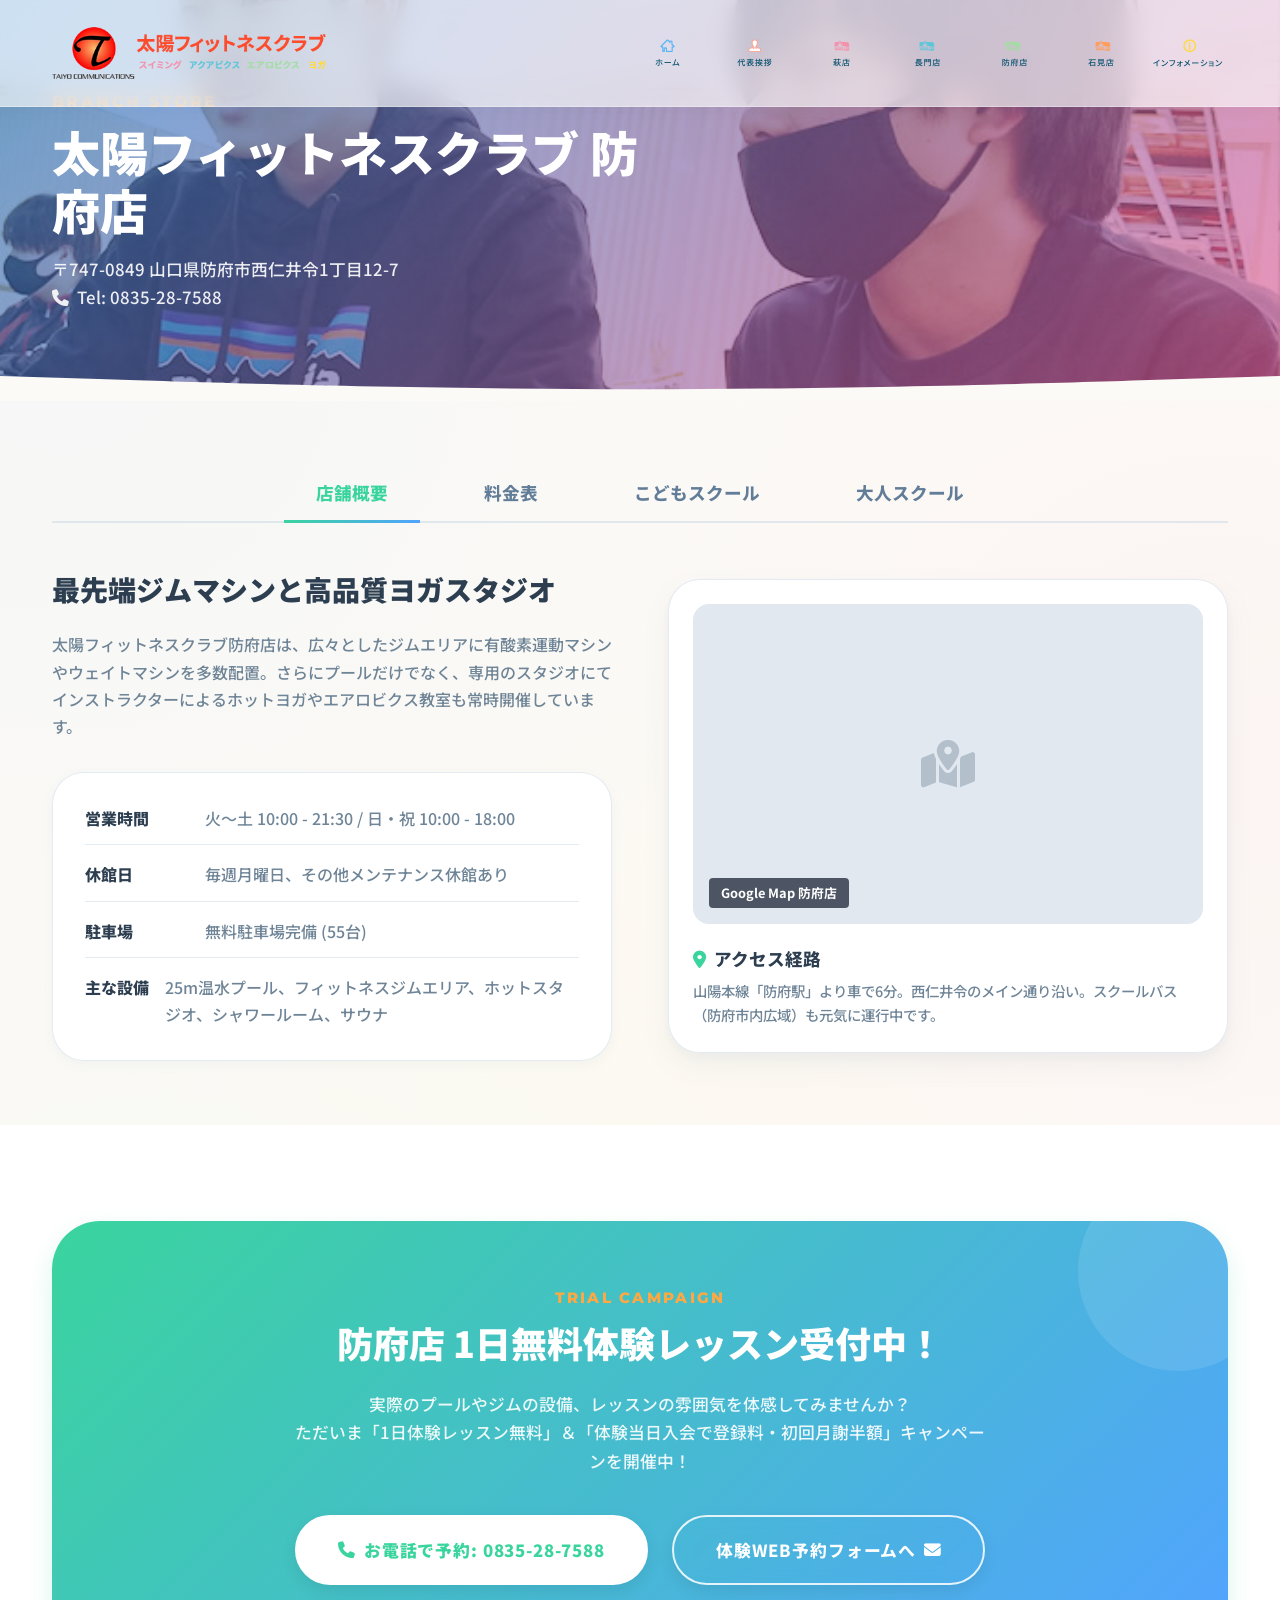
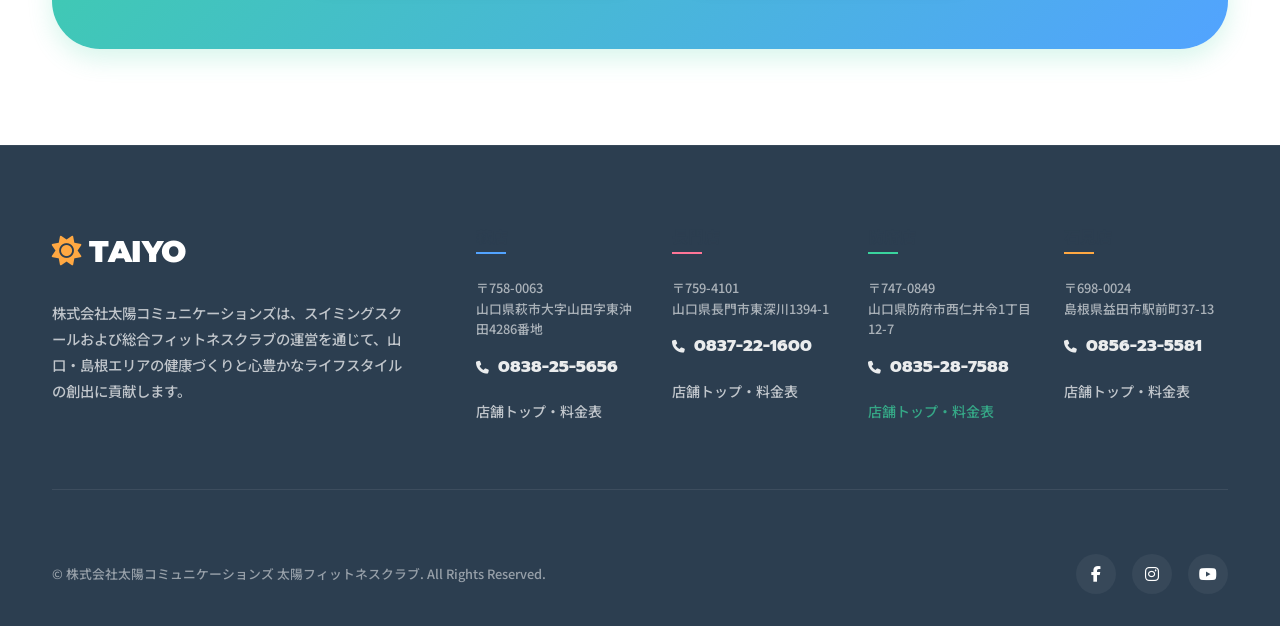
<file: shop-hofu.html>
<!DOCTYPE html>
<html lang="ja">
<head>
  <meta charset="utf-8">
  <meta http-equiv="X-UA-Compatible" content="IE=edge">
  <meta name="viewport" content="width=device-width, initial-scale=1.0">
  <meta name="format-detection" content="telephone=no">
  <title>防府店 | 太陽フィットネスクラブ | 山口県防府市のスイミングスクール＆スポーツジム</title>
  <meta name="description" content="【太陽フィットネスクラブ 防府店】の店舗概要、コース・料金表、スクール時間割などのご紹介。充実したスタジオ・プールレッスンで大人の健康維持からこどもの習い事まで対応。">
  <meta name="keywords" content="太陽フィットネスクラブ,防府店,スイミングスクール,防府市,フィットネス,料金表,時間割">

  <!-- Stylesheets -->
  <link rel="stylesheet" href="./css/style.css">
  
  <!-- FontAwesome for Icons -->
  <link rel="stylesheet" href="https://cdnjs.cloudflare.com/ajax/libs/font-awesome/6.4.0/css/all.min.css">
  
  <style>
    /* Page specific branch override */
    :root {
      --brand-color: var(--color-hofu);
      --brand-grad: var(--grad-hofu);
      --brand-shadow: var(--shadow-glow-hofu);
    }
    
    .p-page-hero {
      position: relative;
      height: 400px;
      background: linear-gradient(135deg, rgba(13, 109, 192, 0.6) 0%, rgba(226, 75, 139, 0.6) 100%), 
                  url('./img/top_box05_img.jpg') no-repeat center center;
      background-size: cover;
      display: flex;
      align-items: center;
      color: var(--color-bg-white);
      z-index: 1;
    }
    
    .p-page-hero__wave {
      position: absolute;
      bottom: -1px;
      left: 0;
      width: 100%;
      line-height: 0;
      z-index: 3;
    }
    
    .p-page-hero__wave svg {
      width: 100%;
      height: 40px;
      fill: var(--color-bg-base);
    }
  </style>
</head>
<body>

  <!-- ==========================================================================
     HEADER SECTION (Sticky Glassmorphic Nav)
     ========================================================================== -->
  <header class="l-header" id="header">
    <div class="l-container l-header__container">
      <div class="l-header__logo">
        <a href="./index.html">
          <img src="./img/logo.png" alt="太陽フィットネスクラブ" style="height: 52px; width: auto; transition: var(--transition-normal);">
        </a>
      </div>
      
      <nav class="l-header__nav" aria-label="メインナビゲーション">
        <ul class="p-global-nav">
          <li class="p-global-nav__item">
            <a href="./index.html" class="p-global-nav__link">
              <img src="./img/navi01.png" alt="ホーム">
            </a>
          </li>
          <li class="p-global-nav__item">
            <a href="./greeting.html" class="p-global-nav__link">
              <img src="./img/navi02.png" alt="代表挨拶">
            </a>
          </li>
          <li class="p-global-nav__item">
            <a href="./shop-hagi.html" class="p-global-nav__link">
              <img src="./img/navi03.png" alt="萩店">
            </a>
            <div class="p-global-nav__dropdown">
              <ul class="p-dropdown-list">
                <li class="p-dropdown-list__item"><a href="./program-child.html">こどもスクール</a></li>
                <li class="p-dropdown-list__item"><a href="./program-adult.html">大人スクール</a></li>
                <li class="p-dropdown-list__item"><a href="./campaign.html">キャンペーン</a></li>
                <li class="p-dropdown-list__item"><a href="./blog.html">ブログ</a></li>
              </ul>
            </div>
          </li>
          <li class="p-global-nav__item">
            <a href="./shop-nagato.html" class="p-global-nav__link">
              <img src="./img/navi04.png" alt="長門店">
            </a>
            <div class="p-global-nav__dropdown">
              <ul class="p-dropdown-list">
                <li class="p-dropdown-list__item"><a href="./program-child.html">こどもスクール</a></li>
                <li class="p-dropdown-list__item"><a href="./program-adult.html">大人スクール</a></li>
                <li class="p-dropdown-list__item"><a href="./campaign.html">キャンペーン</a></li>
                <li class="p-dropdown-list__item"><a href="./blog.html">ブログ</a></li>
              </ul>
            </div>
          </li>
          <li class="p-global-nav__item">
            <a href="./shop-hofu.html" class="p-global-nav__link">
              <img src="./img/navi05.png" alt="防府店">
            </a>
            <div class="p-global-nav__dropdown">
              <ul class="p-dropdown-list">
                <li class="p-dropdown-list__item"><a href="./program-child.html">こどもスクール</a></li>
                <li class="p-dropdown-list__item"><a href="./program-adult.html">大人スクール</a></li>
                <li class="p-dropdown-list__item"><a href="./campaign.html">キャンペーン</a></li>
                <li class="p-dropdown-list__item"><a href="./blog.html">ブログ</a></li>
              </ul>
            </div>
          </li>
          <li class="p-global-nav__item">
            <a href="./shop-iwami.html" class="p-global-nav__link">
              <img src="./img/navi06.png" alt="石見店">
            </a>
            <div class="p-global-nav__dropdown">
              <ul class="p-dropdown-list">
                <li class="p-dropdown-list__item"><a href="./program-child.html">こどもスクール</a></li>
                <li class="p-dropdown-list__item"><a href="./program-adult.html">大人スクール</a></li>
                <li class="p-dropdown-list__item"><a href="./campaign.html">キャンペーン</a></li>
                <li class="p-dropdown-list__item"><a href="./blog.html">ブログ</a></li>
              </ul>
            </div>
          </li>
          <li class="p-global-nav__item">
            <a href="#" class="p-global-nav__link">
              <img src="./img/navi07.png" alt="インフォメーション">
            </a>
            <div class="p-global-nav__dropdown">
              <ul class="p-dropdown-list">
                <li class="p-dropdown-list__item"><a href="./business.html">連携事業</a></li>
                <li class="p-dropdown-list__item"><a href="./recruit.html">採用情報</a></li>
              </ul>
            </div>
          </li>
        </ul>
      </nav>

      <!-- Mobile Hamburger button -->
      <div class="l-header__hamburger" id="hamburger" aria-expanded="false" aria-label="メニューを開閉する">
        <span></span>
        <span></span>
        <span></span>
      </div>
    </div>
  </header>

  <!-- Mobile Menu Overlay -->
  <nav class="p-mobile-nav" id="mobile-nav" aria-label="モバイルナビゲーション">
    <ul class="p-mobile-nav__list">
      <li><a href="./index.html" class="p-mobile-nav__link">ホーム</a></li>
      <li><a href="./greeting.html" class="p-mobile-nav__link">代表挨拶</a></li>
      <li>
        <span class="p-mobile-nav__link" style="opacity: 0.5; font-size: 1.1rem; text-transform: uppercase; letter-spacing: 0.05em; display: block; margin-top: 1rem;">店舗一覧</span>
        <ul class="p-mobile-nav__sublist">
          <li><a href="./shop-hagi.html" class="p-mobile-nav__sublink">萩店</a></li>
          <li><a href="./shop-nagato.html" class="p-mobile-nav__sublink">長門店</a></li>
          <li><a href="./shop-hofu.html" class="p-mobile-nav__sublink">防府店</a></li>
          <li><a href="./shop-iwami.html" class="p-mobile-nav__sublink">石見店</a></li>
        </ul>
      </li>
      <li>
        <span class="p-mobile-nav__link" style="opacity: 0.5; font-size: 1.1rem; text-transform: uppercase; letter-spacing: 0.05em; display: block; margin-top: 1rem;">プログラム</span>
        <ul class="p-mobile-nav__sublist">
          <li><a href="./program-child.html" class="p-mobile-nav__sublink">こどもスクール</a></li>
          <li><a href="./program-adult.html" class="p-mobile-nav__sublink">大人スクール</a></li>
        </ul>
      </li>
      <li><a href="./campaign.html" class="p-mobile-nav__link">キャンペーン</a></li>
      <li><a href="./blog.html" class="p-mobile-nav__link">ブログ</a></li>
      <li><a href="./recruit.html" class="p-mobile-nav__link" style="color: var(--color-nagato);">採用情報</a></li>
    </ul>
  </nav>

  <!-- ==========================================================================
     PAGE HERO (Branch Hero Header)
     ========================================================================== -->
  <section class="p-page-hero">
    <div class="l-container">
      <div style="max-width: 600px;">
        <span style="font-family: var(--font-head); font-weight: 800; letter-spacing: 0.15em; color: var(--color-iwami); display: block; margin-bottom: 0.5rem; text-transform: uppercase;">Branch Store</span>
        <h1 style="font-size: 3rem; font-weight: 900; line-height: 1.2; margin-bottom: 1rem; color: var(--color-bg-white);">太陽フィットネスクラブ 防府店</h1>
        <p style="opacity: 0.9; font-size: 1.05rem;">〒747-0849 山口県防府市西仁井令1丁目12-7 <br><i class="fa-solid fa-phone" style="margin-right: 0.25rem;"></i> Tel: 0835-28-7588</p>
      </div>
    </div>
    <div class="p-page-hero__wave">
      <svg viewBox="0 0 1440 40" preserveAspectRatio="none">
        <path d="M0,15L120,18.3C240,22,480,28,720,28.3C960,28,1200,22,1320,18.3L1440,15L1440,40L1320,40C1200,40,960,40,720,40C480,40,240,40,120,40L0,40Z"></path>
      </svg>
    </div>
  </section>

  <!-- ==========================================================================
     INTERACTIVE TAB COMPONENT (Store Consolidated details)
     ========================================================================== -->
  <section style="padding: 4rem 0;">
    <div class="l-container">
      
      <!-- Sub Tab Nav Switchers -->
      <div class="p-sub-tabs" style="--brand-color: var(--color-hofu); --brand-grad: var(--grad-hofu);">
        <button class="p-sub-tabs__btn is-active" data-tab="overview">店舗概要</button>
        <button class="p-sub-tabs__btn" data-tab="fees">料金表</button>
        <button class="p-sub-tabs__btn" data-tab="child">こどもスクール</button>
        <button class="p-sub-tabs__btn" data-tab="adult">大人スクール</button>
      </div>

      <!-- Tab Panels Content Container -->
      <div class="p-tab-contents-wrapper">
        
        <!-- ======================= PANEL 1: OVERVIEW ======================= -->
        <div class="p-tab-content is-active" id="overview">
          <div class="l-grid l-grid--2col" style="align-items: center; gap: 3.5rem;">
            <div>
              <h3 style="font-size: 1.75rem; font-weight: 900; margin-bottom: 1.5rem; color: var(--color-dark);">最先端ジムマシンと高品質ヨガスタジオ</h3>
              <p style="color: var(--color-slate-gray); margin-bottom: 2rem;">
                太陽フィットネスクラブ防府店は、広々としたジムエリアに有酸素運動マシンやウェイトマシンを多数配置。さらにプールだけでなく、専用のスタジオにてインストラクターによるホットヨガやエアロビクス教室も常時開催しています。
              </p>
              
              <!-- Spec Information List -->
              <div style="background-color: var(--color-bg-white); border-radius: var(--radius-md); padding: 2rem; border: 1px solid var(--color-border); box-shadow: var(--shadow-sm); display: flex; flex-direction: column; gap: 1rem;">
                <div style="display: flex; border-bottom: 1px solid var(--color-border); padding-bottom: 0.75rem;">
                  <span style="font-weight: 800; width: 120px; color: var(--color-dark);">営業時間</span>
                  <span style="color: var(--color-slate-gray);">火〜土 10:00 - 21:30 / 日・祝 10:00 - 18:00</span>
                </div>
                <div style="display: flex; border-bottom: 1px solid var(--color-border); padding-bottom: 0.75rem;">
                  <span style="font-weight: 800; width: 120px; color: var(--color-dark);">休館日</span>
                  <span style="color: var(--color-slate-gray);">毎週月曜日、その他メンテナンス休館あり</span>
                </div>
                <div style="display: flex; border-bottom: 1px solid var(--color-border); padding-bottom: 0.75rem;">
                  <span style="font-weight: 800; width: 120px; color: var(--color-dark);">駐車場</span>
                  <span style="color: var(--color-slate-gray);">無料駐車場完備 (55台)</span>
                </div>
                <div style="display: flex;">
                  <span style="font-weight: 800; width: 120px; color: var(--color-dark);">主な設備</span>
                  <span style="color: var(--color-slate-gray);">25m温水プール、フィットネスジムエリア、ホットスタジオ、シャワールーム、サウナ</span>
                </div>
              </div>
            </div>
            
            <!-- Access Map Card -->
            <div>
              <div style="background-color: var(--color-bg-white); border-radius: var(--radius-md); padding: 1.5rem; border: 1px solid var(--color-border); box-shadow: var(--shadow-md);">
                <div style="width: 100%; height: 320px; background-color: #E2E8F0; border-radius: var(--radius-sm); margin-bottom: 1.5rem; display: flex; align-items: center; justify-content: center; position: relative; overflow: hidden;">
                  <i class="fa-solid fa-map-location-dot" style="font-size: 3rem; color: var(--color-slate-gray); opacity: 0.4;"></i>
                  <span style="position: absolute; bottom: 1rem; left: 1rem; background-color: rgba(15, 23, 42, 0.7); color: white; padding: 0.25rem 0.75rem; border-radius: 4px; font-size: 0.8rem; font-weight: bold;">Google Map 防府店</span>
                </div>
                <h4 style="font-weight: 800; font-size: 1.1rem; margin-bottom: 0.5rem;"><i class="fa-solid fa-location-dot" style="color: var(--color-hofu); margin-right: 0.25rem;"></i> アクセス経路</h4>
                <p style="font-size: 0.9rem; color: var(--color-slate-gray);">山陽本線「防府駅」より車で6分。西仁井令のメイン通り沿い。スクールバス（防府市内広域）も元気に運行中です。</p>
              </div>
            </div>
          </div>
        </div>

        <!-- ======================= PANEL 2: FEES ======================= -->
        <div class="p-tab-content" id="fees">
          <h3 style="font-size: 1.5rem; font-weight: 900; margin-bottom: 1.5rem; color: var(--color-dark); display: flex; align-items: center; gap: 0.5rem;">
            <i class="fa-solid fa-credit-card" style="color: var(--color-hofu);"></i> こどもスイミングスクール 月謝料金
          </h3>
          <div class="p-table-wrapper">
            <table class="p-table">
              <thead>
                <tr>
                  <th>コース名</th>
                  <th>対象年齢</th>
                  <th>週あたりの回数</th>
                  <th>月会費 (税込)</th>
                  <th>コース特徴</th>
                </tr>
              </thead>
              <tbody>
                <tr>
                  <td style="font-weight: 800; color: var(--color-dark);">ベビー・幼児スクール</td>
                  <td>生後6ヶ月〜就学前</td>
                  <td>週1回 / 週2回</td>
                  <td style="font-family: var(--font-num); font-weight: 800; color: var(--color-dark);">¥6,380 / ¥7,920</td>
                  <td>水に慣れて心身の発達を支援する乳幼児コース。</td>
                </tr>
                <tr>
                  <td style="font-weight: 800; color: var(--color-dark);">小学生・中学生スクール</td>
                  <td>小・中学生</td>
                  <td>週1回 / 週2回</td>
                  <td style="font-family: var(--font-num); font-weight: 800; color: var(--color-dark);">¥7,150 / ¥8,800</td>
                  <td>水泳の楽しさを体感しながら、24段階テストで4泳法をしっかり習得します。</td>
                </tr>
              </tbody>
            </table>
          </div>

          <h3 style="font-size: 1.5rem; font-weight: 900; margin-top: 3rem; margin-bottom: 1.5rem; color: var(--color-dark); display: flex; align-items: center; gap: 0.5rem;">
            <i class="fa-solid fa-credit-card" style="color: var(--color-hofu);"></i> 大人メンバー・スクール 月謝料金
          </h3>
          <div class="p-table-wrapper">
            <table class="p-table">
              <thead>
                <tr>
                  <th>会員クラス</th>
                  <th>利用可能時間</th>
                  <th>回数</th>
                  <th>月会費 (税込)</th>
                  <th>対象・特徴</th>
                </tr>
              </thead>
              <tbody>
                <tr>
                  <td style="font-weight: 800; color: var(--color-dark);">プール＆ジムフィットネス会員</td>
                  <td>火〜土 10:00-21:30 / 日 10:00-18:00</td>
                  <td>制限なし</td>
                  <td style="font-family: var(--font-num); font-weight: 800; color: var(--color-dark);">¥8,800</td>
                  <td>防府店独自のベストセラー会員。プール自由遊泳・ジムエリア機器のすべてが使い放題。</td>
                </tr>
                <tr>
                  <td style="font-weight: 800; color: var(--color-dark);">スタジオヨガ・アクアスクール</td>
                  <td>指定レッスンプログラム枠</td>
                  <td>週1回 / 週2回</td>
                  <td style="font-family: var(--font-num); font-weight: 800; color: var(--color-dark);">¥8,250 / ¥10,450</td>
                  <td>アクアビクス、四泳法レッスン、ホットヨガ、ピラティスクラス等に参加可能です。</td>
                </tr>
              </tbody>
            </table>
          </div>
        </div>

        <!-- ======================= PANEL 3: CHILD SCHOOL ======================= -->
        <div class="p-tab-content" id="child">
          <div style="margin-bottom: 3rem; background-color: var(--color-bg-white); border-radius: var(--radius-md); padding: 2.5rem; border: 1px solid var(--color-border);">
            <h3 style="font-size: 1.5rem; font-weight: 900; margin-bottom: 1rem; color: var(--color-primary);">強い体と粘り強い精神を水泳で手に入れよう！</h3>
            <p style="color: var(--color-slate-gray); font-size: 1rem;">
              防府店では、水泳技術の習得に加え、コーチの話をきちんと聞く、整理整頓を行う、お友だちと協力するといった社会性の育成にも重きを置いています。水中で全身運動をすることで、呼吸器系が強化され風邪をひきにくい強い体を作ることができます。
            </p>
          </div>

          <h3 style="font-size: 1.35rem; font-weight: 900; margin-bottom: 1.25rem; color: var(--color-dark);">防府店 こどもスイミングスクール 時間割</h3>
          <div class="p-table-wrapper">
            <table class="p-table">
              <thead>
                <tr>
                  <th>曜日</th>
                  <th>15:30 - 16:30 (幼児初級)</th>
                  <th>16:40 - 17:40 (幼児・学童初中級)</th>
                  <th>17:50 - 18:50 (学童中上級・育成)</th>
                </tr>
              </thead>
              <tbody>
                <tr>
                  <td style="font-weight: 800; color: var(--color-dark);">火曜日</td>
                  <td>水慣れ・幼児初級レッスン</td>
                  <td>学童クロール初級レッスン</td>
                  <td>学童中級平泳ぎ習得・競泳育成</td>
                </tr>
                <tr>
                  <td style="font-weight: 800; color: var(--color-dark);">水曜日</td>
                  <td>幼児初級レッスン</td>
                  <td>学童初中級レッスン</td>
                  <td>4泳法マスター・持久力強化</td>
                </tr>
                <tr>
                  <td style="font-weight: 800; color: var(--color-dark);">木曜日</td>
                  <td>水慣れ・幼児初級レッスン</td>
                  <td>学童クロール初級レッスン</td>
                  <td>学童中級平泳ぎ習得・競泳育成</td>
                </tr>
                <tr>
                  <td style="font-weight: 800; color: var(--color-dark);">金曜日</td>
                  <td>幼児初級レッスン</td>
                  <td>学童初中級レッスン</td>
                  <td>4泳法マスター・持久力強化</td>
                </tr>
                <tr>
                  <td style="font-weight: 800; color: var(--color-dark);">土曜日</td>
                  <td style="background-color: rgba(0, 194, 146, 0.03); text-align: center; font-weight: bold; color: var(--color-primary);" colspan="3">
                    【土曜特別枠】 10:00 - 11:00 (親子ベビースイミング) / 13:30 - 14:30 (全学年合同スクール)
                  </td>
                </tr>
              </tbody>
            </table>
          </div>
        </div>

        <!-- ======================= PANEL 4: ADULT SCHOOL ======================= -->
        <div class="p-tab-content" id="adult">
          <div style="margin-bottom: 3rem; background-color: var(--color-bg-white); border-radius: var(--radius-md); padding: 2.5rem; border: 1px solid var(--color-border);">
            <h3 style="font-size: 1.5rem; font-weight: 900; margin-bottom: 1rem; color: var(--color-primary);">プール＆スタジオ＆ジムのトリプルシナジー効果</h3>
            <p style="color: var(--color-slate-gray); font-size: 1rem;">
              防府店最大の魅力は、プール・ジム・スタジオを自分の目的に合わせて自由に組み合わせられることです。筋トレマシンで脂肪燃焼を促した後、プールでアクアビクスを楽しんだり、ヨガスタジオでゆったりと体をストレッチすることで、最高の健康増進効果を実現します。
            </p>
          </div>

          <h3 style="font-size: 1.35rem; font-weight: 900; margin-bottom: 1.25rem; color: var(--color-dark);">防府店 大人レッスンプログラム時間表</h3>
          <div class="p-table-wrapper">
            <table class="p-table">
              <thead>
                <tr>
                  <th>時間帯</th>
                  <th>火曜日</th>
                  <th>水曜日</th>
                  <th>木曜日</th>
                  <th>金曜日</th>
                  <th>土曜日</th>
                </tr>
              </thead>
              <tbody>
                <tr>
                  <td style="font-weight: 800; color: var(--color-dark);">10:30 - 11:15 (午前)</td>
                  <td>スタジオ デトックスヨガ</td>
                  <td>プール水中シェイプ体操</td>
                  <td>スタジオ はじめてピラティス</td>
                  <td>プール脂肪燃焼アクアビクス</td>
                  <td>週末プールウォーキング</td>
                </tr>
                <tr>
                  <td style="font-weight: 800; color: var(--color-dark);">13:30 - 14:15 (昼下がり)</td>
                  <td>プール自由遊泳</td>
                  <td>プール自由遊泳</td>
                  <td>プール自由遊泳</td>
                  <td>プール自由遊泳</td>
                  <td>プール自由遊泳</td>
                </tr>
                <tr>
                  <td style="font-weight: 800; color: var(--color-dark);">19:30 - 20:15 (夜間)</td>
                  <td>ジム有酸素サーキット</td>
                  <td>スタジオ パワーヨガナイト</td>
                  <td>プール四泳法スキルアップ</td>
                  <td>スタジオ アロマリラックスヨガ</td>
                  <td>フリー遊泳・マシンのみ</td>
                </tr>
              </tbody>
            </table>
          </div>
        </div>

      </div>

    </div>
  </section>

  <!-- ==========================================================================
     BRANCH CAMPAIGN & CTA
     ========================================================================== -->
  <section style="padding: 6rem 0; background-color: var(--color-bg-white);">
    <div class="l-container">
      <div style="background: var(--brand-grad); border-radius: var(--radius-lg); padding: 4rem; color: var(--color-bg-white); text-align: center; box-shadow: var(--brand-shadow); position: relative; overflow: hidden;">
        <div style="position: absolute; top: -50px; right: -50px; width: 200px; height: 200px; background-color: rgba(255, 255, 255, 0.1); border-radius: 50%;"></div>
        
        <span style="font-family: var(--font-head); font-weight: 800; font-size: 0.95rem; color: var(--color-iwami); letter-spacing: 0.15em; text-transform: uppercase; margin-bottom: 0.5rem; display: block;">Trial Campaign</span>
        <h2 style="font-size: 2.25rem; font-weight: 900; margin-bottom: 1.5rem; color: var(--color-bg-white);">防府店 1日無料体験レッスン受付中！</h2>
        <p style="opacity: 0.9; max-width: 700px; margin: 0 auto 2.5rem auto; font-size: 1.05rem;">
          実際のプールやジムの設備、レッスンの雰囲気を体感してみませんか？<br>
          ただいま「1日体験レッスン無料」＆「体験当日入会で登録料・初回月謝半額」キャンペーンを開催中！
        </p>
        
        <div style="display: flex; gap: 1.5rem; justify-content: center; flex-wrap: wrap;">
          <a href="tel:0835-28-7588" class="c-btn c-btn--outline" style="background-color: var(--color-bg-white); color: var(--color-hofu) !important; border-color: var(--color-bg-white); font-weight: 900;">
            <i class="fa-solid fa-phone" style="margin-right: 0.5rem;"></i> お電話で予約: 0835-28-7588
          </a>
          <a href="./campaign.html" class="c-btn c-btn--outline">
            体験WEB予約フォームへ <i class="fa-solid fa-envelope" style="margin-left: 0.5rem;"></i>
          </a>
        </div>
      </div>
    </div>
  </section>

  <!-- ==========================================================================
     FOOTER SECTION (Modern Glass Columns)
     ========================================================================== -->
  <footer class="l-footer">
    <div class="l-container">
      <div class="l-footer__top">
        <div class="l-footer__about">
          <div class="l-footer__logo">
            <span style="font-family: var(--font-head); font-weight: 900; font-size: 1.85rem; letter-spacing: -0.02em; color: var(--color-bg-white); display: flex; align-items: center; gap: 0.5rem; margin-bottom: 1.5rem;">
              <i class="fa-solid fa-sun" style="color: var(--color-iwami);"></i>
              TAIYO
            </span>
          </div>
          <p class="l-footer__desc">
            株式会社太陽コミュニケーションズは、スイミングスクールおよび総合フィットネスクラブの運営を通じて、山口・島根エリアの健康づくりと心豊かなライフスタイルの創出に貢献します。
          </p>
        </div>

        <div class="l-footer__grid">
          <div>
            <h4 class="l-footer__col-title l-footer__col-hagi">萩店</h4>
            <address class="l-footer__address">
              〒758-0063<br>
              山口県萩市大字山田字東沖田4286番地
            </address>
            <a href="tel:0838-25-5656" class="l-footer__tel"><i class="fa-solid fa-phone" style="font-size: 0.8rem; margin-right: 0.25rem;"></i> 0838-25-5656</a>
            <ul class="l-footer__list" style="margin-top: 1rem;">
              <li><a href="./shop-hagi.html" class="l-footer__link">店舗トップ・料金表</a></li>
            </ul>
          </div>

          <div>
            <h4 class="l-footer__col-title l-footer__col-nagato">長門店</h4>
            <address class="l-footer__address">
              〒759-4101<br>
              山口県長門市東深川1394-1
            </address>
            <a href="tel:0837-22-1600" class="l-footer__tel"><i class="fa-solid fa-phone" style="font-size: 0.8rem; margin-right: 0.25rem;"></i> 0837-22-1600</a>
            <ul class="l-footer__list" style="margin-top: 1rem;">
              <li><a href="./shop-nagato.html" class="l-footer__link">店舗トップ・料金表</a></li>
            </ul>
          </div>

          <div>
            <h4 class="l-footer__col-title l-footer__col-hofu">防府店</h4>
            <address class="l-footer__address">
              〒747-0849<br>
              山口県防府市西仁井令1丁目12-7
            </address>
            <a href="tel:0835-28-7588" class="l-footer__tel"><i class="fa-solid fa-phone" style="font-size: 0.8rem; margin-right: 0.25rem;"></i> 0835-28-7588</a>
            <ul class="l-footer__list" style="margin-top: 1rem;">
              <li><a href="./shop-hofu.html" class="l-footer__link" style="color: var(--color-hofu);">店舗トップ・料金表</a></li>
            </ul>
          </div>

          <div>
            <h4 class="l-footer__col-title l-footer__col-iwami">石見店</h4>
            <address class="l-footer__address">
              〒698-0024<br>
              島根県益田市駅前町37-13
            </address>
            <a href="tel:0856-23-5581" class="l-footer__tel"><i class="fa-solid fa-phone" style="font-size: 0.8rem; margin-right: 0.25rem;"></i> 0856-23-5581</a>
            <ul class="l-footer__list" style="margin-top: 1rem;">
              <li><a href="./shop-iwami.html" class="l-footer__link">店舗トップ・料金表</a></li>
            </ul>
          </div>
        </div>
      </div>

      <div class="l-footer__bottom">
        <small class="l-footer__copyright">&copy; 株式会社太陽コミュニケーションズ 太陽フィットネスクラブ. All Rights Reserved.</small>
        
        <div class="l-footer__sns">
          <a href="#" class="l-footer__sns-link" aria-label="Facebook"><i class="fa-brands fa-facebook-f" style="color: var(--color-bg-white);"></i></a>
          <a href="#" class="l-footer__sns-link" aria-label="Instagram"><i class="fa-brands fa-instagram" style="color: var(--color-bg-white);"></i></a>
          <a href="#" class="l-footer__sns-link" aria-label="YouTube"><i class="fa-brands fa-youtube" style="color: var(--color-bg-white);"></i></a>
        </div>
      </div>
    </div>
  </footer>

  <!-- Scripts -->
  <script src="./js/main.js"></script>
</body>
</html>
</file>
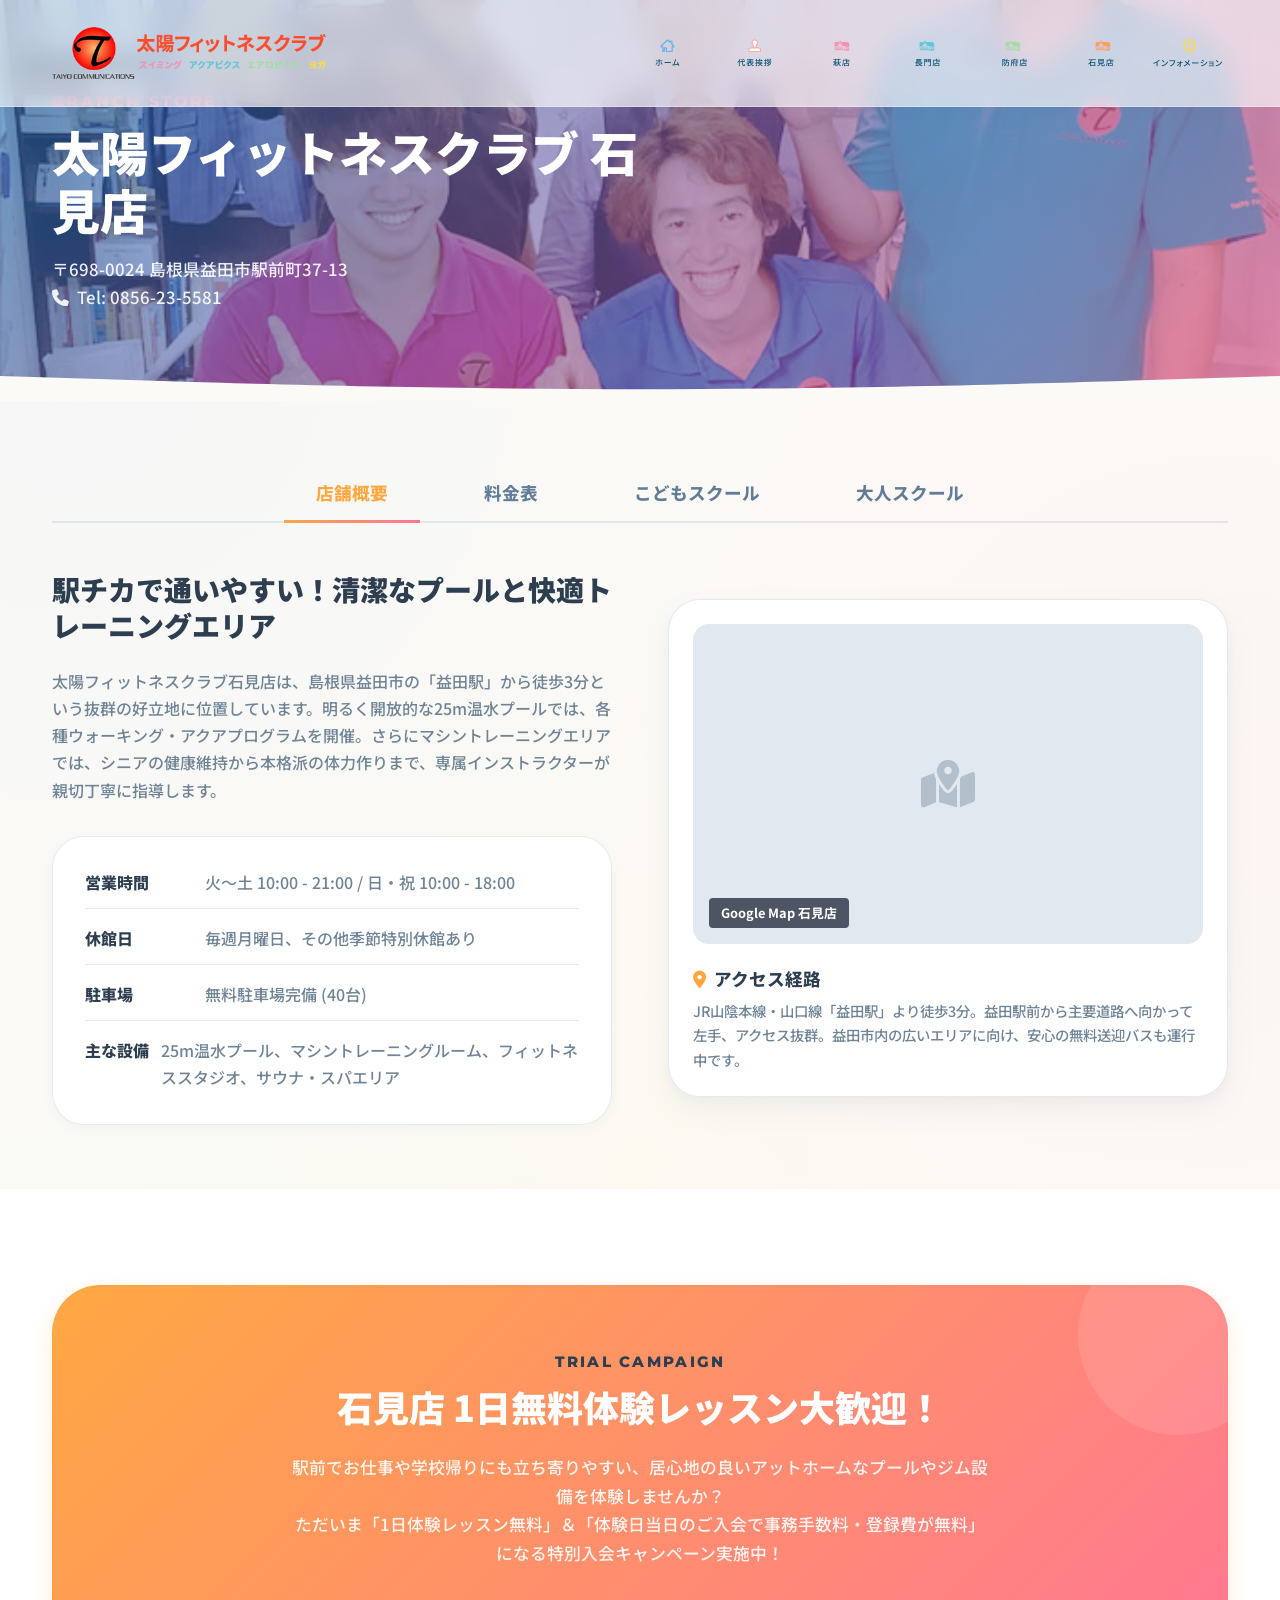
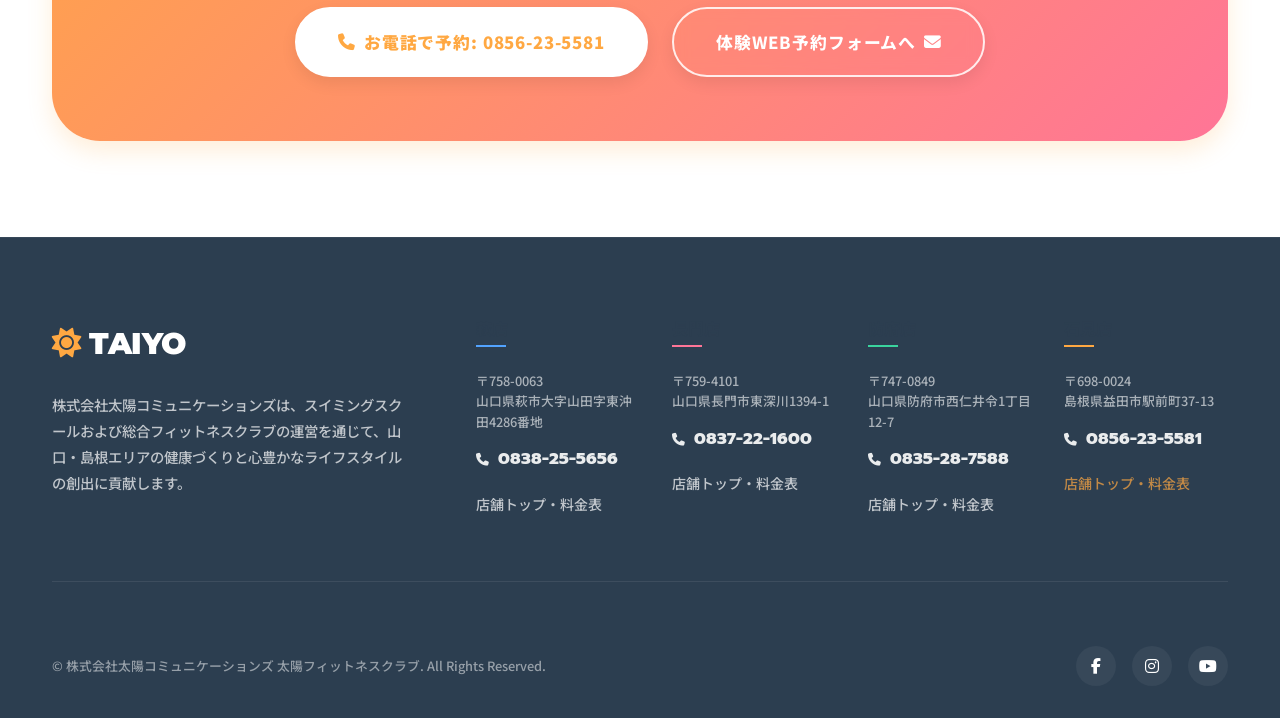
<file: shop-iwami.html>
<!DOCTYPE html>
<html lang="ja">
<head>
  <meta charset="utf-8">
  <meta http-equiv="X-UA-Compatible" content="IE=edge">
  <meta name="viewport" content="width=device-width, initial-scale=1.0">
  <meta name="format-detection" content="telephone=no">
  <title>石見店 | 太陽フィットネスクラブ | 島根県益田市のスイミングスクール＆スポーツジム</title>
  <meta name="description" content="【太陽フィットネスクラブ 石見店】の店舗概要、コース・料金表、スクール時間割などのご紹介。清潔な温水プールと充実したジムエリアで、お子さまの習い事からシニアの健康維持までサポート。">
  <meta name="keywords" content="太陽フィットネスクラブ,石見店,スイミングスクール,益田市,フィットネス,料金表,時間割">

  <!-- Stylesheets -->
  <link rel="stylesheet" href="./css/style.css">
  
  <!-- FontAwesome for Icons -->
  <link rel="stylesheet" href="https://cdnjs.cloudflare.com/ajax/libs/font-awesome/6.4.0/css/all.min.css">
  
  <style>
    /* Page specific branch override */
    :root {
      --brand-color: var(--color-iwami);
      --brand-grad: var(--grad-iwami);
      --brand-shadow: var(--shadow-glow-iwami);
    }
    
    .p-page-hero {
      position: relative;
      height: 400px;
      background: linear-gradient(135deg, rgba(13, 109, 192, 0.6) 0%, rgba(226, 75, 139, 0.6) 100%), 
                  url('./img/top_box06_img.jpg') no-repeat center center;
      background-size: cover;
      display: flex;
      align-items: center;
      color: var(--color-bg-white);
      z-index: 1;
    }
    
    .p-page-hero__wave {
      position: absolute;
      bottom: -1px;
      left: 0;
      width: 100%;
      line-height: 0;
      z-index: 3;
    }
    
    .p-page-hero__wave svg {
      width: 100%;
      height: 40px;
      fill: var(--color-bg-base);
    }
  </style>
</head>
<body>

  <!-- ==========================================================================
     HEADER SECTION (Sticky Glassmorphic Nav)
     ========================================================================== -->
  <header class="l-header" id="header">
    <div class="l-container l-header__container">
      <div class="l-header__logo">
        <a href="./index.html">
          <img src="./img/logo.png" alt="太陽フィットネスクラブ" style="height: 52px; width: auto; transition: var(--transition-normal);">
        </a>
      </div>
      
      <nav class="l-header__nav" aria-label="メインナビゲーション">
        <ul class="p-global-nav">
          <li class="p-global-nav__item">
            <a href="./index.html" class="p-global-nav__link">
              <img src="./img/navi01.png" alt="ホーム">
            </a>
          </li>
          <li class="p-global-nav__item">
            <a href="./greeting.html" class="p-global-nav__link">
              <img src="./img/navi02.png" alt="代表挨拶">
            </a>
          </li>
          <li class="p-global-nav__item">
            <a href="./shop-hagi.html" class="p-global-nav__link">
              <img src="./img/navi03.png" alt="萩店">
            </a>
            <div class="p-global-nav__dropdown">
              <ul class="p-dropdown-list">
                <li class="p-dropdown-list__item"><a href="./program-child.html">こどもスクール</a></li>
                <li class="p-dropdown-list__item"><a href="./program-adult.html">大人スクール</a></li>
                <li class="p-dropdown-list__item"><a href="./campaign.html">キャンペーン</a></li>
                <li class="p-dropdown-list__item"><a href="./blog.html">ブログ</a></li>
              </ul>
            </div>
          </li>
          <li class="p-global-nav__item">
            <a href="./shop-nagato.html" class="p-global-nav__link">
              <img src="./img/navi04.png" alt="長門店">
            </a>
            <div class="p-global-nav__dropdown">
              <ul class="p-dropdown-list">
                <li class="p-dropdown-list__item"><a href="./program-child.html">こどもスクール</a></li>
                <li class="p-dropdown-list__item"><a href="./program-adult.html">大人スクール</a></li>
                <li class="p-dropdown-list__item"><a href="./campaign.html">キャンペーン</a></li>
                <li class="p-dropdown-list__item"><a href="./blog.html">ブログ</a></li>
              </ul>
            </div>
          </li>
          <li class="p-global-nav__item">
            <a href="./shop-hofu.html" class="p-global-nav__link">
              <img src="./img/navi05.png" alt="防府店">
            </a>
            <div class="p-global-nav__dropdown">
              <ul class="p-dropdown-list">
                <li class="p-dropdown-list__item"><a href="./program-child.html">こどもスクール</a></li>
                <li class="p-dropdown-list__item"><a href="./program-adult.html">大人スクール</a></li>
                <li class="p-dropdown-list__item"><a href="./campaign.html">キャンペーン</a></li>
                <li class="p-dropdown-list__item"><a href="./blog.html">ブログ</a></li>
              </ul>
            </div>
          </li>
          <li class="p-global-nav__item">
            <a href="./shop-iwami.html" class="p-global-nav__link">
              <img src="./img/navi06.png" alt="石見店">
            </a>
            <div class="p-global-nav__dropdown">
              <ul class="p-dropdown-list">
                <li class="p-dropdown-list__item"><a href="./program-child.html">こどもスクール</a></li>
                <li class="p-dropdown-list__item"><a href="./program-adult.html">大人スクール</a></li>
                <li class="p-dropdown-list__item"><a href="./campaign.html">キャンペーン</a></li>
                <li class="p-dropdown-list__item"><a href="./blog.html">ブログ</a></li>
              </ul>
            </div>
          </li>
          <li class="p-global-nav__item">
            <a href="#" class="p-global-nav__link">
              <img src="./img/navi07.png" alt="インフォメーション">
            </a>
            <div class="p-global-nav__dropdown">
              <ul class="p-dropdown-list">
                <li class="p-dropdown-list__item"><a href="./business.html">連携事業</a></li>
                <li class="p-dropdown-list__item"><a href="./recruit.html">採用情報</a></li>
              </ul>
            </div>
          </li>
        </ul>
      </nav>

      <!-- Mobile Hamburger button -->
      <div class="l-header__hamburger" id="hamburger" aria-expanded="false" aria-label="メニューを開閉する">
        <span></span>
        <span></span>
        <span></span>
      </div>
    </div>
  </header>

  <!-- Mobile Menu Overlay -->
  <nav class="p-mobile-nav" id="mobile-nav" aria-label="モバイルナビゲーション">
    <ul class="p-mobile-nav__list">
      <li><a href="./index.html" class="p-mobile-nav__link">ホーム</a></li>
      <li><a href="./greeting.html" class="p-mobile-nav__link">代表挨拶</a></li>
      <li>
        <span class="p-mobile-nav__link" style="opacity: 0.5; font-size: 1.1rem; text-transform: uppercase; letter-spacing: 0.05em; display: block; margin-top: 1rem;">店舗一覧</span>
        <ul class="p-mobile-nav__sublist">
          <li><a href="./shop-hagi.html" class="p-mobile-nav__sublink">萩店</a></li>
          <li><a href="./shop-nagato.html" class="p-mobile-nav__sublink">長門店</a></li>
          <li><a href="./shop-hofu.html" class="p-mobile-nav__sublink">防府店</a></li>
          <li><a href="./shop-iwami.html" class="p-mobile-nav__sublink">石見店</a></li>
        </ul>
      </li>
      <li>
        <span class="p-mobile-nav__link" style="opacity: 0.5; font-size: 1.1rem; text-transform: uppercase; letter-spacing: 0.05em; display: block; margin-top: 1rem;">プログラム</span>
        <ul class="p-mobile-nav__sublist">
          <li><a href="./program-child.html" class="p-mobile-nav__sublink">こどもスクール</a></li>
          <li><a href="./program-adult.html" class="p-mobile-nav__sublink">大人スクール</a></li>
        </ul>
      </li>
      <li><a href="./campaign.html" class="p-mobile-nav__link">キャンペーン</a></li>
      <li><a href="./blog.html" class="p-mobile-nav__link">ブログ</a></li>
      <li><a href="./recruit.html" class="p-mobile-nav__link" style="color: var(--color-nagato);">採用情報</a></li>
    </ul>
  </nav>

  <!-- ==========================================================================
     PAGE HERO (Branch Hero Header)
     ========================================================================== -->
  <section class="p-page-hero">
    <div class="l-container">
      <div style="max-width: 600px;">
        <span style="font-family: var(--font-head); font-weight: 800; letter-spacing: 0.15em; color: var(--color-nagato); display: block; margin-bottom: 0.5rem; text-transform: uppercase;">Branch Store</span>
        <h1 style="font-size: 3rem; font-weight: 900; line-height: 1.2; margin-bottom: 1rem; color: var(--color-bg-white);">太陽フィットネスクラブ 石見店</h1>
        <p style="opacity: 0.9; font-size: 1.05rem;">〒698-0024 島根県益田市駅前町37-13 <br><i class="fa-solid fa-phone" style="margin-right: 0.25rem;"></i> Tel: 0856-23-5581</p>
      </div>
    </div>
    <div class="p-page-hero__wave">
      <svg viewBox="0 0 1440 40" preserveAspectRatio="none">
        <path d="M0,15L120,18.3C240,22,480,28,720,28.3C960,28,1200,22,1320,18.3L1440,15L1440,40L1320,40C1200,40,960,40,720,40C480,40,240,40,120,40L0,40Z"></path>
      </svg>
    </div>
  </section>

  <!-- ==========================================================================
     INTERACTIVE TAB COMPONENT (Store Consolidated details)
     ========================================================================== -->
  <section style="padding: 4rem 0;">
    <div class="l-container">
      
      <!-- Sub Tab Nav Switchers -->
      <div class="p-sub-tabs" style="--brand-color: var(--color-iwami); --brand-grad: var(--grad-iwami);">
        <button class="p-sub-tabs__btn is-active" data-tab="overview">店舗概要</button>
        <button class="p-sub-tabs__btn" data-tab="fees">料金表</button>
        <button class="p-sub-tabs__btn" data-tab="child">こどもスクール</button>
        <button class="p-sub-tabs__btn" data-tab="adult">大人スクール</button>
      </div>

      <!-- Tab Panels Content Container -->
      <div class="p-tab-contents-wrapper">
        
        <!-- ======================= PANEL 1: OVERVIEW ======================= -->
        <div class="p-tab-content is-active" id="overview">
          <div class="l-grid l-grid--2col" style="align-items: center; gap: 3.5rem;">
            <div>
              <h3 style="font-size: 1.75rem; font-weight: 900; margin-bottom: 1.5rem; color: var(--color-dark);">駅チカで通いやすい！清潔なプールと快適トレーニングエリア</h3>
              <p style="color: var(--color-slate-gray); margin-bottom: 2rem;">
                太陽フィットネスクラブ石見店は、島根県益田市の「益田駅」から徒歩3分という抜群の好立地に位置しています。明るく開放的な25m温水プールでは、各種ウォーキング・アクアプログラムを開催。さらにマシントレーニングエリアでは、シニアの健康維持から本格派の体力作りまで、専属インストラクターが親切丁寧に指導します。
              </p>
              
              <!-- Spec Information List -->
              <div style="background-color: var(--color-bg-white); border-radius: var(--radius-md); padding: 2rem; border: 1px solid var(--color-border); box-shadow: var(--shadow-sm); display: flex; flex-direction: column; gap: 1rem;">
                <div style="display: flex; border-bottom: 1px solid var(--color-border); padding-bottom: 0.75rem;">
                  <span style="font-weight: 800; width: 120px; color: var(--color-dark);">営業時間</span>
                  <span style="color: var(--color-slate-gray);">火〜土 10:00 - 21:00 / 日・祝 10:00 - 18:00</span>
                </div>
                <div style="display: flex; border-bottom: 1px solid var(--color-border); padding-bottom: 0.75rem;">
                  <span style="font-weight: 800; width: 120px; color: var(--color-dark);">休館日</span>
                  <span style="color: var(--color-slate-gray);">毎週月曜日、その他季節特別休館あり</span>
                </div>
                <div style="display: flex; border-bottom: 1px solid var(--color-border); padding-bottom: 0.75rem;">
                  <span style="font-weight: 800; width: 120px; color: var(--color-dark);">駐車場</span>
                  <span style="color: var(--color-slate-gray);">無料駐車場完備 (40台)</span>
                </div>
                <div style="display: flex;">
                  <span style="font-weight: 800; width: 120px; color: var(--color-dark);">主な設備</span>
                  <span style="color: var(--color-slate-gray);">25m温水プール、マシントレーニングルーム、フィットネススタジオ、サウナ・スパエリア</span>
                </div>
              </div>
            </div>
            
            <!-- Access Map Card -->
            <div>
              <div style="background-color: var(--color-bg-white); border-radius: var(--radius-md); padding: 1.5rem; border: 1px solid var(--color-border); box-shadow: var(--shadow-md);">
                <div style="width: 100%; height: 320px; background-color: #E2E8F0; border-radius: var(--radius-sm); margin-bottom: 1.5rem; display: flex; align-items: center; justify-content: center; position: relative; overflow: hidden;">
                  <i class="fa-solid fa-map-location-dot" style="font-size: 3rem; color: var(--color-slate-gray); opacity: 0.4;"></i>
                  <span style="position: absolute; bottom: 1rem; left: 1rem; background-color: rgba(15, 23, 42, 0.7); color: white; padding: 0.25rem 0.75rem; border-radius: 4px; font-size: 0.8rem; font-weight: bold;">Google Map 石見店</span>
                </div>
                <h4 style="font-weight: 800; font-size: 1.1rem; margin-bottom: 0.5rem;"><i class="fa-solid fa-location-dot" style="color: var(--color-iwami); margin-right: 0.25rem;"></i> アクセス経路</h4>
                <p style="font-size: 0.9rem; color: var(--color-slate-gray);">JR山陰本線・山口線「益田駅」より徒歩3分。益田駅前から主要道路へ向かって左手、アクセス抜群。益田市内の広いエリアに向け、安心の無料送迎バスも運行中です。</p>
              </div>
            </div>
          </div>
        </div>

        <!-- ======================= PANEL 2: FEES ======================= -->
        <div class="p-tab-content" id="fees">
          <h3 style="font-size: 1.5rem; font-weight: 900; margin-bottom: 1.5rem; color: var(--color-dark); display: flex; align-items: center; gap: 0.5rem;">
            <i class="fa-solid fa-credit-card" style="color: var(--color-iwami);"></i> こどもスイミングスクール 月謝料金
          </h3>
          <div class="p-table-wrapper">
            <table class="p-table">
              <thead>
                <tr>
                  <th>コース名</th>
                  <th>対象年齢</th>
                  <th>週あたりの回数</th>
                  <th>月会費 (税込)</th>
                  <th>コース特徴</th>
                </tr>
              </thead>
              <tbody>
                <tr>
                  <td style="font-weight: 800; color: var(--color-dark);">ベビー・幼児スクール</td>
                  <td>生後6ヶ月〜就学前</td>
                  <td>週1回 / 週2回</td>
                  <td style="font-family: var(--font-num); font-weight: 800; color: var(--color-dark);">¥6,380 / ¥7,920</td>
                  <td>水と楽しく親しみながら心身の発育と親子の絆を深めるコース。</td>
                </tr>
                <tr>
                  <td style="font-weight: 800; color: var(--color-dark);">小学生・中学生スクール</td>
                  <td>小・中学生</td>
                  <td>週1回 / 週2回</td>
                  <td style="font-family: var(--font-num); font-weight: 800; color: var(--color-dark);">¥7,150 / ¥8,800</td>
                  <td>レベル別の親切指導で、水泳の楽しさと正しい4泳法をバランスよく習得。</td>
                </tr>
              </tbody>
            </table>
          </div>

          <h3 style="font-size: 1.5rem; font-weight: 900; margin-top: 3rem; margin-bottom: 1.5rem; color: var(--color-dark); display: flex; align-items: center; gap: 0.5rem;">
            <i class="fa-solid fa-credit-card" style="color: var(--color-iwami);"></i> 大人メンバー・スクール 月謝料金
          </h3>
          <div class="p-table-wrapper">
            <table class="p-table">
              <thead>
                <tr>
                  <th>会員クラス</th>
                  <th>利用可能時間</th>
                  <th>回数</th>
                  <th>月会費 (税込)</th>
                  <th>対象・特徴</th>
                </tr>
              </thead>
              <tbody>
                <tr>
                  <td style="font-weight: 800; color: var(--color-dark);">プール＆ジムフィットネス会員</td>
                  <td>火〜土 10:00-21:00 / 日 10:00-18:00</td>
                  <td>制限なし</td>
                  <td style="font-family: var(--font-num); font-weight: 800; color: var(--color-dark);">¥8,800</td>
                  <td>石見店一押しの総合メンバー。プール・ジムの両設備がフルタイム使い放題。</td>
                </tr>
                <tr>
                  <td style="font-weight: 800; color: var(--color-dark);">スタジオヨガ・アクアスクール</td>
                  <td>指定レッスンプログラム枠</td>
                  <td>週1回 / 週2回</td>
                  <td style="font-family: var(--font-num); font-weight: 800; color: var(--color-dark);">¥8,250 / ¥10,450</td>
                  <td>スタジオレッスン、アクアビクス、四泳法レッスンなどに自由に参加できるクラス。</td>
                </tr>
              </tbody>
            </table>
          </div>
        </div>

        <!-- ======================= PANEL 3: CHILD SCHOOL ======================= -->
        <div class="p-tab-content" id="child">
          <div style="margin-bottom: 3rem; background-color: var(--color-bg-white); border-radius: var(--radius-md); padding: 2.5rem; border: 1px solid var(--color-border);">
            <h3 style="font-size: 1.5rem; font-weight: 900; margin-bottom: 1rem; color: var(--color-primary);">笑顔のコーチがサポート！楽しさと自信をはぐくむ水泳教室</h3>
            <p style="color: var(--color-slate-gray); font-size: 1rem;">
              石見店では、ただ泳力を身につけるだけでなく、コーチの挨拶、ルールの遵守、用具の整理整頓、仲間を大切にする協調性をプールを通じて学びます。水中で楽しく体を動かすことで、呼吸器や免疫力が向上し、風邪に負けない元気な身体へと成長します。
            </p>
          </div>

          <h3 style="font-size: 1.35rem; font-weight: 900; margin-bottom: 1.25rem; color: var(--color-dark);">石見店 こどもスイミングスクール 時間割</h3>
          <div class="p-table-wrapper">
            <table class="p-table">
              <thead>
                <tr>
                  <th>曜日</th>
                  <th>15:30 - 16:30 (幼児初級)</th>
                  <th>16:40 - 17:40 (幼児・学童初中級)</th>
                  <th>17:50 - 18:50 (学童中上級・育成)</th>
                </tr>
              </thead>
              <tbody>
                <tr>
                  <td style="font-weight: 800; color: var(--color-dark);">火曜日</td>
                  <td>水慣れ・幼児レッスン</td>
                  <td>学童クロール初級</td>
                  <td>4泳法習得・タイム測定</td>
                </tr>
                <tr>
                  <td style="font-weight: 800; color: var(--color-dark);">水曜日</td>
                  <td>幼児初級レッスン</td>
                  <td>学童初中級レッスン</td>
                  <td>持久力アップ・タイム測定</td>
                </tr>
                <tr>
                  <td style="font-weight: 800; color: var(--color-dark);">木曜日</td>
                  <td>水慣れ・幼児レッスン</td>
                  <td>学童クロール初級</td>
                  <td>4泳法習得・タイム測定</td>
                </tr>
                <tr>
                  <td style="font-weight: 800; color: var(--color-dark);">金曜日</td>
                  <td>幼児初級レッスン</td>
                  <td>学童初中級レッスン</td>
                  <td>持久力アップ・タイム測定</td>
                </tr>
                <tr>
                  <td style="font-weight: 800; color: var(--color-dark);">土曜日</td>
                  <td style="background-color: rgba(255, 126, 65, 0.03); text-align: center; font-weight: bold; color: var(--color-iwami);" colspan="3">
                    【土曜特別クラス】 10:00 - 11:00 (親子ベビースイミング) / 14:00 - 15:00 (全年齢合同スクール)
                  </td>
                </tr>
              </tbody>
            </table>
          </div>
        </div>

        <!-- ======================= PANEL 4: ADULT SCHOOL ======================= -->
        <div class="p-tab-content" id="adult">
          <div style="margin-bottom: 3rem; background-color: var(--color-bg-white); border-radius: var(--radius-md); padding: 2.5rem; border: 1px solid var(--color-border);">
            <h3 style="font-size: 1.5rem; font-weight: 900; margin-bottom: 1rem; color: var(--color-primary);">年齢問わず、いつまでも活き活きと動ける身体づくり</h3>
            <p style="color: var(--color-slate-gray); font-size: 1rem;">
              プールとジムエリアを柔軟に使い分けることで、無理のないシェイプアップやリハビリ、ロコモ対策まで行えます。浮力により腰やヒザに過度な負担をかけない水中ウォーキングやアクアプログラムは、シニア層の方の健康的なコミュニティとしても非常に愛されています。
            </p>
          </div>

          <h3 style="font-size: 1.35rem; font-weight: 900; margin-bottom: 1.25rem; color: var(--color-dark);">石見店 大人レッスンプログラム時間表</h3>
          <div class="p-table-wrapper">
            <table class="p-table">
              <thead>
                <tr>
                  <th>時間帯</th>
                  <th>火曜日</th>
                  <th>水曜日</th>
                  <th>木曜日</th>
                  <th>金曜日</th>
                  <th>土曜日</th>
                </tr>
              </thead>
              <tbody>
                <tr>
                  <td style="font-weight: 800; color: var(--color-dark);">10:30 - 11:15 (午前)</td>
                  <td>スタジオ リラックスヨガ</td>
                  <td>プール水中ストレッチ</td>
                  <td>スタジオ 骨盤調整ピラティス</td>
                  <td>プール楽しいアクアビクス</td>
                  <td>週末アクアウォーキング</td>
                </tr>
                <tr>
                  <td style="font-weight: 800; color: var(--color-dark);">13:30 - 14:15 (昼下がり)</td>
                  <td>プール自由遊泳</td>
                  <td>プール自由遊泳</td>
                  <td>プール自由遊泳</td>
                  <td>プール自由遊泳</td>
                  <td>プール自由遊泳</td>
                </tr>
                <tr>
                  <td style="font-weight: 800; color: var(--color-dark);">19:30 - 20:15 (夜間)</td>
                  <td>ジム自重サーキット</td>
                  <td>スタジオ 筋膜リリースヨガ</td>
                  <td>プールスキルアップ水泳</td>
                  <td>スタジオ ナイトヨガ</td>
                  <td>フリー遊泳・自主トレ</td>
                </tr>
              </tbody>
            </table>
          </div>
        </div>

      </div>

    </div>
  </section>

  <!-- ==========================================================================
     BRANCH CAMPAIGN & CTA
     ========================================================================== -->
  <section style="padding: 6rem 0; background-color: var(--color-bg-white);">
    <div class="l-container">
      <div style="background: var(--brand-grad); border-radius: var(--radius-lg); padding: 4rem; color: var(--color-bg-white); text-align: center; box-shadow: var(--brand-shadow); position: relative; overflow: hidden;">
        <div style="position: absolute; top: -50px; right: -50px; width: 200px; height: 200px; background-color: rgba(255, 255, 255, 0.1); border-radius: 50%;"></div>
        
        <span style="font-family: var(--font-head); font-weight: 800; font-size: 0.95rem; color: var(--color-dark); letter-spacing: 0.15em; text-transform: uppercase; margin-bottom: 0.5rem; display: block;">Trial Campaign</span>
        <h2 style="font-size: 2.25rem; font-weight: 900; margin-bottom: 1.5rem; color: var(--color-bg-white);">石見店 1日無料体験レッスン大歓迎！</h2>
        <p style="opacity: 0.9; max-width: 700px; margin: 0 auto 2.5rem auto; font-size: 1.05rem;">
          駅前でお仕事や学校帰りにも立ち寄りやすい、居心地の良いアットホームなプールやジム設備を体験しませんか？<br>
          ただいま「1日体験レッスン無料」＆「体験日当日のご入会で事務手数料・登録費が無料」になる特別入会キャンペーン実施中！
        </p>
        
        <div style="display: flex; gap: 1.5rem; justify-content: center; flex-wrap: wrap;">
          <a href="tel:0856-23-5581" class="c-btn c-btn--outline" style="background-color: var(--color-bg-white); color: var(--color-iwami) !important; border-color: var(--color-bg-white); font-weight: 900;">
            <i class="fa-solid fa-phone" style="margin-right: 0.5rem;"></i> お電話で予約: 0856-23-5581
          </a>
          <a href="./campaign.html" class="c-btn c-btn--outline">
            体験WEB予約フォームへ <i class="fa-solid fa-envelope" style="margin-left: 0.5rem;"></i>
          </a>
        </div>
      </div>
    </div>
  </section>

  <!-- ==========================================================================
     FOOTER SECTION (Modern Glass Columns)
     ========================================================================== -->
  <footer class="l-footer">
    <div class="l-container">
      <div class="l-footer__top">
        <div class="l-footer__about">
          <div class="l-footer__logo">
            <span style="font-family: var(--font-head); font-weight: 900; font-size: 1.85rem; letter-spacing: -0.02em; color: var(--color-bg-white); display: flex; align-items: center; gap: 0.5rem; margin-bottom: 1.5rem;">
              <i class="fa-solid fa-sun" style="color: var(--color-iwami);"></i>
              TAIYO
            </span>
          </div>
          <p class="l-footer__desc">
            株式会社太陽コミュニケーションズは、スイミングスクールおよび総合フィットネスクラブの運営を通じて、山口・島根エリアの健康づくりと心豊かなライフスタイルの創出に貢献します。
          </p>
        </div>

        <div class="l-footer__grid">
          <div>
            <h4 class="l-footer__col-title l-footer__col-hagi">萩店</h4>
            <address class="l-footer__address">
              〒758-0063<br>
              山口県萩市大字山田字東沖田4286番地
            </address>
            <a href="tel:0838-25-5656" class="l-footer__tel"><i class="fa-solid fa-phone" style="font-size: 0.8rem; margin-right: 0.25rem;"></i> 0838-25-5656</a>
            <ul class="l-footer__list" style="margin-top: 1rem;">
              <li><a href="./shop-hagi.html" class="l-footer__link">店舗トップ・料金表</a></li>
            </ul>
          </div>

          <div>
            <h4 class="l-footer__col-title l-footer__col-nagato">長門店</h4>
            <address class="l-footer__address">
              〒759-4101<br>
              山口県長門市東深川1394-1
            </address>
            <a href="tel:0837-22-1600" class="l-footer__tel"><i class="fa-solid fa-phone" style="font-size: 0.8rem; margin-right: 0.25rem;"></i> 0837-22-1600</a>
            <ul class="l-footer__list" style="margin-top: 1rem;">
              <li><a href="./shop-nagato.html" class="l-footer__link">店舗トップ・料金表</a></li>
            </ul>
          </div>

          <div>
            <h4 class="l-footer__col-title l-footer__col-hofu">防府店</h4>
            <address class="l-footer__address">
              〒747-0849<br>
              山口県防府市西仁井令1丁目12-7
            </address>
            <a href="tel:0835-28-7588" class="l-footer__tel"><i class="fa-solid fa-phone" style="font-size: 0.8rem; margin-right: 0.25rem;"></i> 0835-28-7588</a>
            <ul class="l-footer__list" style="margin-top: 1rem;">
              <li><a href="./shop-hofu.html" class="l-footer__link">店舗トップ・料金表</a></li>
            </ul>
          </div>

          <div>
            <h4 class="l-footer__col-title l-footer__col-iwami">石見店</h4>
            <address class="l-footer__address">
              〒698-0024<br>
              島根県益田市駅前町37-13
            </address>
            <a href="tel:0856-23-5581" class="l-footer__tel"><i class="fa-solid fa-phone" style="font-size: 0.8rem; margin-right: 0.25rem;"></i> 0856-23-5581</a>
            <ul class="l-footer__list" style="margin-top: 1rem;">
              <li><a href="./shop-iwami.html" class="l-footer__link" style="color: var(--color-iwami);">店舗トップ・料金表</a></li>
            </ul>
          </div>
        </div>
      </div>

      <div class="l-footer__bottom">
        <small class="l-footer__copyright">&copy; 株式会社太陽コミュニケーションズ 太陽フィットネスクラブ. All Rights Reserved.</small>
        
        <div class="l-footer__sns">
          <a href="#" class="l-footer__sns-link" aria-label="Facebook"><i class="fa-brands fa-facebook-f" style="color: var(--color-bg-white);"></i></a>
          <a href="#" class="l-footer__sns-link" aria-label="Instagram"><i class="fa-brands fa-instagram" style="color: var(--color-bg-white);"></i></a>
          <a href="#" class="l-footer__sns-link" aria-label="YouTube"><i class="fa-brands fa-youtube" style="color: var(--color-bg-white);"></i></a>
        </div>
      </div>
    </div>
  </footer>

  <!-- Scripts -->
  <script src="./js/main.js"></script>
</body>
</html>
</file>
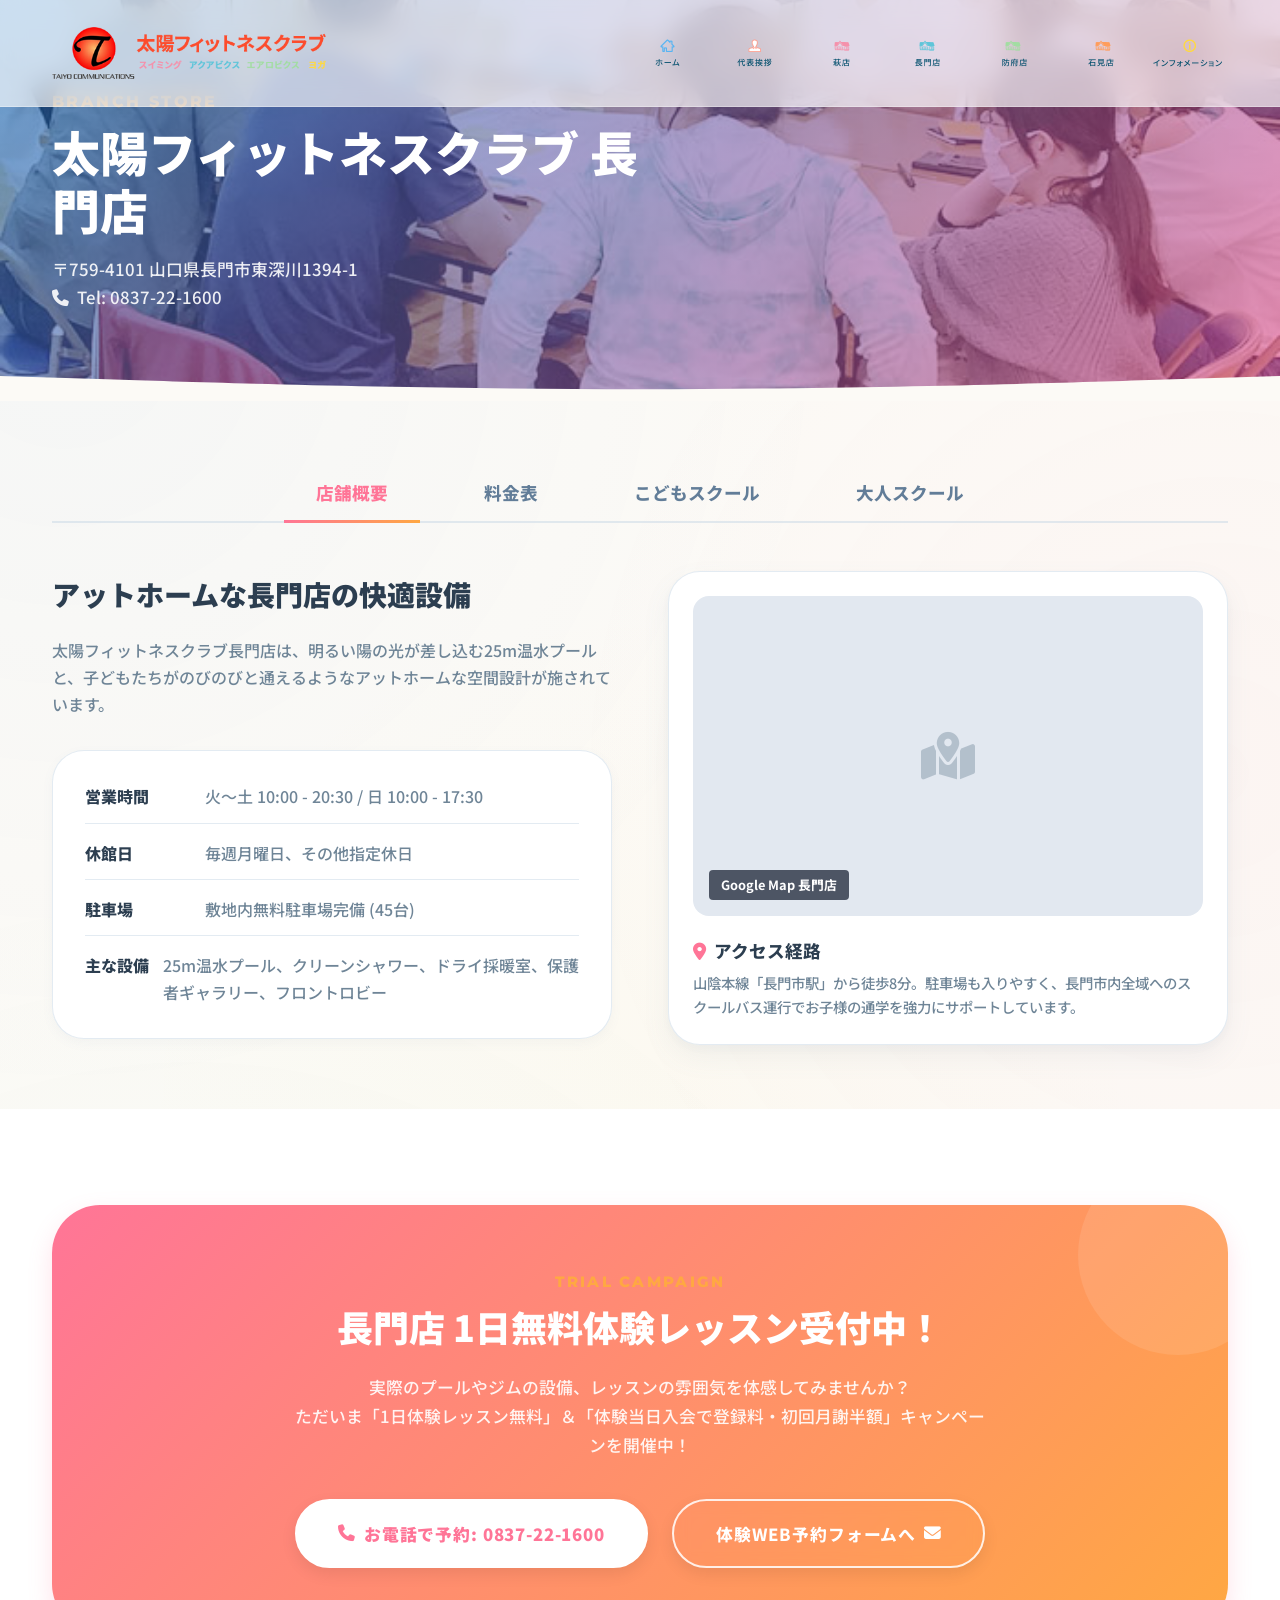
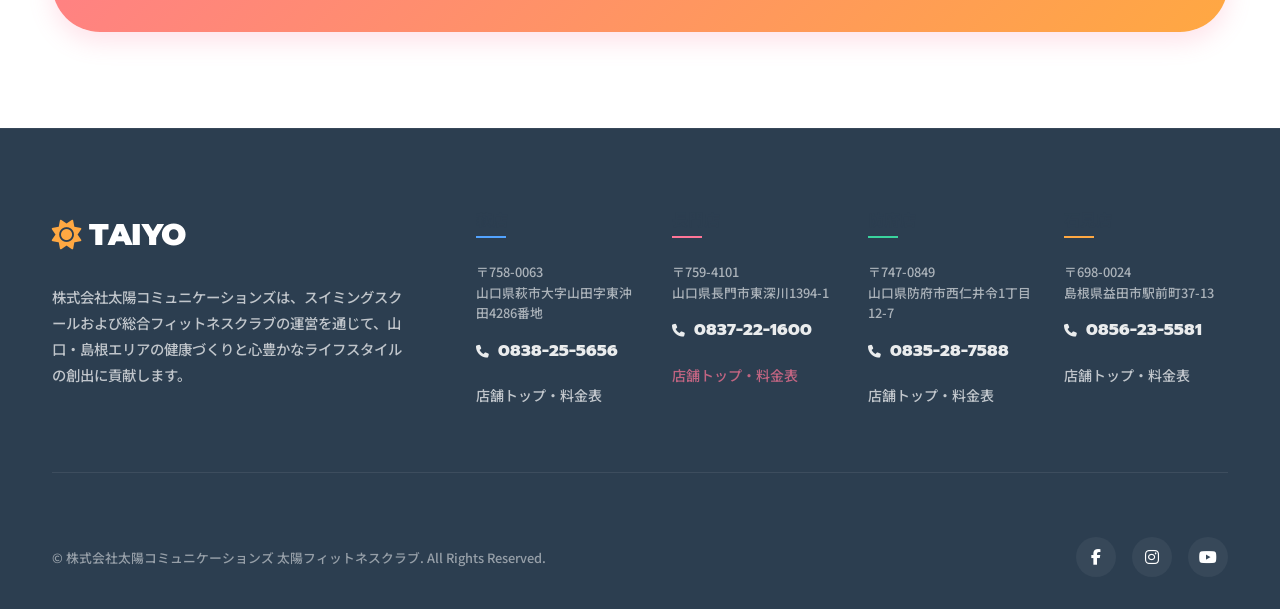
<file: shop-nagato.html>
<!DOCTYPE html>
<html lang="ja">
<head>
  <meta charset="utf-8">
  <meta http-equiv="X-UA-Compatible" content="IE=edge">
  <meta name="viewport" content="width=device-width, initial-scale=1.0">
  <meta name="format-detection" content="telephone=no">
  <title>長門店 | 太陽フィットネスクラブ | 山口県長門市のスイミングスクール＆スポーツジム</title>
  <meta name="description" content="【太陽フィットネスクラブ 長門店】の店舗概要、コース・料金表、スクール時間割などのご紹介。こどもの可能性を引き出す丁寧なスイミングスクール指導体制が自慢です。">
  <meta name="keywords" content="太陽フィットネスクラブ,長門店,スイミングスクール,長門市,フィットネス,料金表,時間割">

  <!-- Stylesheets -->
  <link rel="stylesheet" href="./css/style.css">
  
  <!-- FontAwesome for Icons -->
  <link rel="stylesheet" href="https://cdnjs.cloudflare.com/ajax/libs/font-awesome/6.4.0/css/all.min.css">
  
  <style>
    /* Page specific branch override */
    :root {
      --brand-color: var(--color-nagato);
      --brand-grad: var(--grad-nagato);
      --brand-shadow: var(--shadow-glow-nagato);
    }
    
    .p-page-hero {
      position: relative;
      height: 400px;
      background: linear-gradient(135deg, rgba(13, 109, 192, 0.6) 0%, rgba(226, 75, 139, 0.6) 100%), 
                  url('./img/top_box04_img.jpg') no-repeat center center;
      background-size: cover;
      display: flex;
      align-items: center;
      color: var(--color-bg-white);
      z-index: 1;
    }
    
    .p-page-hero__wave {
      position: absolute;
      bottom: -1px;
      left: 0;
      width: 100%;
      line-height: 0;
      z-index: 3;
    }
    
    .p-page-hero__wave svg {
      width: 100%;
      height: 40px;
      fill: var(--color-bg-base);
    }
  </style>
</head>
<body>

  <!-- ==========================================================================
     HEADER SECTION (Sticky Glassmorphic Nav)
     ========================================================================== -->
  <header class="l-header" id="header">
    <div class="l-container l-header__container">
      <div class="l-header__logo">
        <a href="./index.html">
          <img src="./img/logo.png" alt="太陽フィットネスクラブ" style="height: 52px; width: auto; transition: var(--transition-normal);">
        </a>
      </div>
      
      <nav class="l-header__nav" aria-label="メインナビゲーション">
        <ul class="p-global-nav">
          <li class="p-global-nav__item">
            <a href="./index.html" class="p-global-nav__link">
              <img src="./img/navi01.png" alt="ホーム">
            </a>
          </li>
          <li class="p-global-nav__item">
            <a href="./greeting.html" class="p-global-nav__link">
              <img src="./img/navi02.png" alt="代表挨拶">
            </a>
          </li>
          <li class="p-global-nav__item">
            <a href="./shop-hagi.html" class="p-global-nav__link">
              <img src="./img/navi03.png" alt="萩店">
            </a>
            <div class="p-global-nav__dropdown">
              <ul class="p-dropdown-list">
                <li class="p-dropdown-list__item"><a href="./program-child.html">こどもスクール</a></li>
                <li class="p-dropdown-list__item"><a href="./program-adult.html">大人スクール</a></li>
                <li class="p-dropdown-list__item"><a href="./campaign.html">キャンペーン</a></li>
                <li class="p-dropdown-list__item"><a href="./blog.html">ブログ</a></li>
              </ul>
            </div>
          </li>
          <li class="p-global-nav__item">
            <a href="./shop-nagato.html" class="p-global-nav__link">
              <img src="./img/navi04.png" alt="長門店">
            </a>
            <div class="p-global-nav__dropdown">
              <ul class="p-dropdown-list">
                <li class="p-dropdown-list__item"><a href="./program-child.html">こどもスクール</a></li>
                <li class="p-dropdown-list__item"><a href="./program-adult.html">大人スクール</a></li>
                <li class="p-dropdown-list__item"><a href="./campaign.html">キャンペーン</a></li>
                <li class="p-dropdown-list__item"><a href="./blog.html">ブログ</a></li>
              </ul>
            </div>
          </li>
          <li class="p-global-nav__item">
            <a href="./shop-hofu.html" class="p-global-nav__link">
              <img src="./img/navi05.png" alt="防府店">
            </a>
            <div class="p-global-nav__dropdown">
              <ul class="p-dropdown-list">
                <li class="p-dropdown-list__item"><a href="./program-child.html">こどもスクール</a></li>
                <li class="p-dropdown-list__item"><a href="./program-adult.html">大人スクール</a></li>
                <li class="p-dropdown-list__item"><a href="./campaign.html">キャンペーン</a></li>
                <li class="p-dropdown-list__item"><a href="./blog.html">ブログ</a></li>
              </ul>
            </div>
          </li>
          <li class="p-global-nav__item">
            <a href="./shop-iwami.html" class="p-global-nav__link">
              <img src="./img/navi06.png" alt="石見店">
            </a>
            <div class="p-global-nav__dropdown">
              <ul class="p-dropdown-list">
                <li class="p-dropdown-list__item"><a href="./program-child.html">こどもスクール</a></li>
                <li class="p-dropdown-list__item"><a href="./program-adult.html">大人スクール</a></li>
                <li class="p-dropdown-list__item"><a href="./campaign.html">キャンペーン</a></li>
                <li class="p-dropdown-list__item"><a href="./blog.html">ブログ</a></li>
              </ul>
            </div>
          </li>
          <li class="p-global-nav__item">
            <a href="#" class="p-global-nav__link">
              <img src="./img/navi07.png" alt="インフォメーション">
            </a>
            <div class="p-global-nav__dropdown">
              <ul class="p-dropdown-list">
                <li class="p-dropdown-list__item"><a href="./business.html">連携事業</a></li>
                <li class="p-dropdown-list__item"><a href="./recruit.html">採用情報</a></li>
              </ul>
            </div>
          </li>
        </ul>
      </nav>

      <!-- Mobile Hamburger button -->
      <div class="l-header__hamburger" id="hamburger" aria-expanded="false" aria-label="メニューを開閉する">
        <span></span>
        <span></span>
        <span></span>
      </div>
    </div>
  </header>

  <!-- Mobile Menu Overlay -->
  <nav class="p-mobile-nav" id="mobile-nav" aria-label="モバイルナビゲーション">
    <ul class="p-mobile-nav__list">
      <li><a href="./index.html" class="p-mobile-nav__link">ホーム</a></li>
      <li><a href="./greeting.html" class="p-mobile-nav__link">代表挨拶</a></li>
      <li>
        <span class="p-mobile-nav__link" style="opacity: 0.5; font-size: 1.1rem; text-transform: uppercase; letter-spacing: 0.05em; display: block; margin-top: 1rem;">店舗一覧</span>
        <ul class="p-mobile-nav__sublist">
          <li><a href="./shop-hagi.html" class="p-mobile-nav__sublink">萩店</a></li>
          <li><a href="./shop-nagato.html" class="p-mobile-nav__sublink">長門店</a></li>
          <li><a href="./shop-hofu.html" class="p-mobile-nav__sublink">防府店</a></li>
          <li><a href="./shop-iwami.html" class="p-mobile-nav__sublink">石見店</a></li>
        </ul>
      </li>
      <li>
        <span class="p-mobile-nav__link" style="opacity: 0.5; font-size: 1.1rem; text-transform: uppercase; letter-spacing: 0.05em; display: block; margin-top: 1rem;">プログラム</span>
        <ul class="p-mobile-nav__sublist">
          <li><a href="./program-child.html" class="p-mobile-nav__sublink">こどもスクール</a></li>
          <li><a href="./program-adult.html" class="p-mobile-nav__sublink">大人スクール</a></li>
        </ul>
      </li>
      <li><a href="./campaign.html" class="p-mobile-nav__link">キャンペーン</a></li>
      <li><a href="./blog.html" class="p-mobile-nav__link">ブログ</a></li>
      <li><a href="./recruit.html" class="p-mobile-nav__link" style="color: var(--color-nagato);">採用情報</a></li>
    </ul>
  </nav>

  <!-- ==========================================================================
     PAGE HERO (Branch Hero Header)
     ========================================================================== -->
  <section class="p-page-hero">
    <div class="l-container">
      <div style="max-width: 600px;">
        <span style="font-family: var(--font-head); font-weight: 800; letter-spacing: 0.15em; color: var(--color-iwami); display: block; margin-bottom: 0.5rem; text-transform: uppercase;">Branch Store</span>
        <h1 style="font-size: 3rem; font-weight: 900; line-height: 1.2; margin-bottom: 1rem; color: var(--color-bg-white);">太陽フィットネスクラブ 長門店</h1>
        <p style="opacity: 0.9; font-size: 1.05rem;">〒759-4101 山口県長門市東深川1394-1 <br><i class="fa-solid fa-phone" style="margin-right: 0.25rem;"></i> Tel: 0837-22-1600</p>
      </div>
    </div>
    <div class="p-page-hero__wave">
      <svg viewBox="0 0 1440 40" preserveAspectRatio="none">
        <path d="M0,15L120,18.3C240,22,480,28,720,28.3C960,28,1200,22,1320,18.3L1440,15L1440,40L1320,40C1200,40,960,40,720,40C480,40,240,40,120,40L0,40Z"></path>
      </svg>
    </div>
  </section>

  <!-- ==========================================================================
     INTERACTIVE TAB COMPONENT (Store Consolidated details)
     ========================================================================== -->
  <section style="padding: 4rem 0;">
    <div class="l-container">
      
      <!-- Sub Tab Nav Switchers -->
      <div class="p-sub-tabs" style="--brand-color: var(--color-nagato); --brand-grad: var(--grad-nagato);">
        <button class="p-sub-tabs__btn is-active" data-tab="overview">店舗概要</button>
        <button class="p-sub-tabs__btn" data-tab="fees">料金表</button>
        <button class="p-sub-tabs__btn" data-tab="child">こどもスクール</button>
        <button class="p-sub-tabs__btn" data-tab="adult">大人スクール</button>
      </div>

      <!-- Tab Panels Content Container -->
      <div class="p-tab-contents-wrapper">
        
        <!-- ======================= PANEL 1: OVERVIEW ======================= -->
        <div class="p-tab-content is-active" id="overview">
          <div class="l-grid l-grid--2col" style="align-items: center; gap: 3.5rem;">
            <div>
              <h3 style="font-size: 1.75rem; font-weight: 900; margin-bottom: 1.5rem; color: var(--color-dark);">アットホームな長門店の快適設備</h3>
              <p style="color: var(--color-slate-gray); margin-bottom: 2rem;">
                太陽フィットネスクラブ長門店は、明るい陽の光が差し込む25m温水プールと、子どもたちがのびのびと通えるようなアットホームな空間設計が施されています。
              </p>
              
              <!-- Spec Information List -->
              <div style="background-color: var(--color-bg-white); border-radius: var(--radius-md); padding: 2rem; border: 1px solid var(--color-border); box-shadow: var(--shadow-sm); display: flex; flex-direction: column; gap: 1rem;">
                <div style="display: flex; border-bottom: 1px solid var(--color-border); padding-bottom: 0.75rem;">
                  <span style="font-weight: 800; width: 120px; color: var(--color-dark);">営業時間</span>
                  <span style="color: var(--color-slate-gray);">火〜土 10:00 - 20:30 / 日 10:00 - 17:30</span>
                </div>
                <div style="display: flex; border-bottom: 1px solid var(--color-border); padding-bottom: 0.75rem;">
                  <span style="font-weight: 800; width: 120px; color: var(--color-dark);">休館日</span>
                  <span style="color: var(--color-slate-gray);">毎週月曜日、その他指定休日</span>
                </div>
                <div style="display: flex; border-bottom: 1px solid var(--color-border); padding-bottom: 0.75rem;">
                  <span style="font-weight: 800; width: 120px; color: var(--color-dark);">駐車場</span>
                  <span style="color: var(--color-slate-gray);">敷地内無料駐車場完備 (45台)</span>
                </div>
                <div style="display: flex;">
                  <span style="font-weight: 800; width: 120px; color: var(--color-dark);">主な設備</span>
                  <span style="color: var(--color-slate-gray);">25m温水プール、クリーンシャワー、ドライ採暖室、保護者ギャラリー、フロントロビー</span>
                </div>
              </div>
            </div>
            
            <!-- Access Map Card -->
            <div>
              <div style="background-color: var(--color-bg-white); border-radius: var(--radius-md); padding: 1.5rem; border: 1px solid var(--color-border); box-shadow: var(--shadow-md);">
                <div style="width: 100%; height: 320px; background-color: #E2E8F0; border-radius: var(--radius-sm); margin-bottom: 1.5rem; display: flex; align-items: center; justify-content: center; position: relative; overflow: hidden;">
                  <i class="fa-solid fa-map-location-dot" style="font-size: 3rem; color: var(--color-slate-gray); opacity: 0.4;"></i>
                  <span style="position: absolute; bottom: 1rem; left: 1rem; background-color: rgba(15, 23, 42, 0.7); color: white; padding: 0.25rem 0.75rem; border-radius: 4px; font-size: 0.8rem; font-weight: bold;">Google Map 長門店</span>
                </div>
                <h4 style="font-weight: 800; font-size: 1.1rem; margin-bottom: 0.5rem;"><i class="fa-solid fa-location-dot" style="color: var(--color-nagato); margin-right: 0.25rem;"></i> アクセス経路</h4>
                <p style="font-size: 0.9rem; color: var(--color-slate-gray);">山陰本線「長門市駅」から徒歩8分。駐車場も入りやすく、長門市内全域へのスクールバス運行でお子様の通学を強力にサポートしています。</p>
              </div>
            </div>
          </div>
        </div>

        <!-- ======================= PANEL 2: FEES ======================= -->
        <div class="p-tab-content" id="fees">
          <h3 style="font-size: 1.5rem; font-weight: 900; margin-bottom: 1.5rem; color: var(--color-dark); display: flex; align-items: center; gap: 0.5rem;">
            <i class="fa-solid fa-credit-card" style="color: var(--color-nagato);"></i> こどもスイミングスクール 月謝料金
          </h3>
          <div class="p-table-wrapper">
            <table class="p-table">
              <thead>
                <tr>
                  <th>コース名</th>
                  <th>対象年齢</th>
                  <th>週あたりの回数</th>
                  <th>月会費 (税込)</th>
                  <th>コース特徴</th>
                </tr>
              </thead>
              <tbody>
                <tr>
                  <td style="font-weight: 800; color: var(--color-dark);">幼児・学童合同クラス</td>
                  <td>3才〜中学生</td>
                  <td>週1回 / 週2回</td>
                  <td style="font-family: var(--font-num); font-weight: 800; color: var(--color-dark);">¥6,600 / ¥8,250</td>
                  <td>年齢と水泳レベルに応じた細やかなクラス分けで、水嫌いの克服から正しいクロールのキック・呼吸法を習得します。</td>
                </tr>
                <tr>
                  <td style="font-weight: 800; color: var(--color-dark);">選手育成クラス</td>
                  <td>コーチ推薦の小中学生</td>
                  <td>週3回以上 (月〜土)</td>
                  <td style="font-family: var(--font-num); font-weight: 800; color: var(--color-dark);">¥9,900</td>
                  <td>競泳大会への出場や自己ベスト更新を目指し、高度な泳法テクニックと強靭なメンタルを鍛えます。</td>
                </tr>
              </tbody>
            </table>
          </div>

          <h3 style="font-size: 1.5rem; font-weight: 900; margin-top: 3rem; margin-bottom: 1.5rem; color: var(--color-dark); display: flex; align-items: center; gap: 0.5rem;">
            <i class="fa-solid fa-credit-card" style="color: var(--color-nagato);"></i> 大人メンバー・スクール 月謝料金
          </h3>
          <div class="p-table-wrapper">
            <table class="p-table">
              <thead>
                <tr>
                  <th>会員クラス</th>
                  <th>利用可能時間</th>
                  <th>回数</th>
                  <th>月会費 (税込)</th>
                  <th>対象・特徴</th>
                </tr>
              </thead>
              <tbody>
                <tr>
                  <td style="font-weight: 800; color: var(--color-dark);">プールフリー一般会員</td>
                  <td>火〜土 10:00-20:30 / 日 10:00-17:30</td>
                  <td>制限なし</td>
                  <td style="font-family: var(--font-num); font-weight: 800; color: var(--color-dark);">¥7,480</td>
                  <td>温水プールを自由にご利用いただけます。ウォーキング用コースと泳ぐ用コースに分かれているため安心です。</td>
                </tr>
                <tr>
                  <td style="font-weight: 800; color: var(--color-dark);">大人の泳法・アクアスクール</td>
                  <td>指定レッスンスケジュール枠</td>
                  <td>週1回 / 週2回</td>
                  <td style="font-family: var(--font-num); font-weight: 800; color: var(--color-dark);">¥8,030 / ¥10,230</td>
                  <td>アクアビクス、四泳法レッスン、腰痛予防のための水中浮き身ストレッチ等に参加可能です。</td>
                </tr>
              </tbody>
            </table>
          </div>
        </div>

        <!-- ======================= PANEL 3: CHILD SCHOOL ======================= -->
        <div class="p-tab-content" id="child">
          <div style="margin-bottom: 3rem; background-color: var(--color-bg-white); border-radius: var(--radius-md); padding: 2.5rem; border: 1px solid var(--color-border);">
            <h3 style="font-size: 1.5rem; font-weight: 900; margin-bottom: 1rem; color: var(--color-primary);">「できた！」の笑顔があふれる長門店のレッスン</h3>
            <p style="color: var(--color-slate-gray); font-size: 1rem;">
              長門店では、子どもたち全員が水泳を大好きになれるよう、コーチ陣が明るく声掛けを行いながら一人ひとりの成長スピードに合わせて個別カルテでレッスンします。「顔がつけられるようになった」「10m泳げた！」という一歩ずつの感動を保護者の皆様と共有します。
            </p>
          </div>

          <h3 style="font-size: 1.35rem; font-weight: 900; margin-bottom: 1.25rem; color: var(--color-dark);">長門店 こどもスイミングスクール 時間割</h3>
          <div class="p-table-wrapper">
            <table class="p-table">
              <thead>
                <tr>
                  <th>曜日</th>
                  <th>15:40 - 16:40 (幼児・学童初級)</th>
                  <th>16:50 - 17:50 (幼児・学童中級)</th>
                  <th>18:00 - 19:00 (高学年・選手育成)</th>
                </tr>
              </thead>
              <tbody>
                <tr>
                  <td style="font-weight: 800; color: var(--color-dark);">火曜日</td>
                  <td>水慣れ・幼児初級レッスン</td>
                  <td>学童クロール基礎練習</td>
                  <td>4泳法スキルアップ・育成クラス</td>
                </tr>
                <tr>
                  <td style="font-weight: 800; color: var(--color-dark);">水曜日</td>
                  <td>幼児初級レッスン</td>
                  <td>学童中級クロールレッスン</td>
                  <td>4泳法コンボ練習・育成クラス</td>
                </tr>
                <tr>
                  <td style="font-weight: 800; color: var(--color-dark);">木曜日</td>
                  <td>水慣れ・幼児初級レッスン</td>
                  <td>学童クロール基礎練習</td>
                  <td>4泳法スキルアップ・育成クラス</td>
                </tr>
                <tr>
                  <td style="font-weight: 800; color: var(--color-dark);">金曜日</td>
                  <td>幼児初級レッスン</td>
                  <td>学童中級クロールレッスン</td>
                  <td>4泳法コンボ練習・育成クラス</td>
                </tr>
                <tr>
                  <td style="font-weight: 800; color: var(--color-dark);">土曜日</td>
                  <td style="background-color: rgba(226, 75, 139, 0.03); text-align: center; font-weight: bold; color: var(--color-primary);" colspan="3">
                    【土曜特別クラス】 13:30 - 14:30 (全年齢合同フリーレッスン) / 14:40 - 15:40 (選手選抜クラス)
                  </td>
                </tr>
              </tbody>
            </table>
          </div>
        </div>

        <!-- ======================= PANEL 4: ADULT SCHOOL ======================= -->
        <div class="p-tab-content" id="adult">
          <div style="margin-bottom: 3rem; background-color: var(--color-bg-white); border-radius: var(--radius-md); padding: 2.5rem; border: 1px solid var(--color-border);">
            <h3 style="font-size: 1.5rem; font-weight: 900; margin-bottom: 1rem; color: var(--color-primary);">健康促進からダイエットまで！アクティブフィットネス</h3>
            <p style="color: var(--color-slate-gray); font-size: 1rem;">
              長門店では、水泳指導だけでなく、プール内で行う音楽に合わせたアクアビクスや、足腰を鍛えて転倒予防に効果的な「水中ノルディックウォーキング」など、アクティブシニアにも最適な健康づくりメニューが大変活発に行われています。
            </p>
          </div>

          <h3 style="font-size: 1.35rem; font-weight: 900; margin-bottom: 1.25rem; color: var(--color-dark);">長門店 大人レッスンプログラム時間表</h3>
          <div class="p-table-wrapper">
            <table class="p-table">
              <thead>
                <tr>
                  <th>時間帯</th>
                  <th>火曜日</th>
                  <th>水曜日</th>
                  <th>木曜日</th>
                  <th>金曜日</th>
                  <th>土曜日</th>
                </tr>
              </thead>
              <tbody>
                <tr>
                  <td style="font-weight: 800; color: var(--color-dark);">10:30 - 11:15 (午前)</td>
                  <td>腰痛膝痛予防・水中歩行</td>
                  <td>大人の初めて平泳ぎ</td>
                  <td>リズミカルアクアビクス</td>
                  <td>水中健康リズム体操</td>
                  <td>週末アクティブアクア</td>
                </tr>
                <tr>
                  <td style="font-weight: 800; color: var(--color-dark);">13:30 - 14:15 (昼下がり)</td>
                  <td>プール自由遊泳</td>
                  <td>プール自由遊泳</td>
                  <td>プール自由遊泳</td>
                  <td>プール自由遊泳</td>
                  <td>プール自由遊泳</td>
                </tr>
                <tr>
                  <td style="font-weight: 800; color: var(--color-dark);">19:15 - 20:00 (夜間)</td>
                  <td>プール自由遊泳のみ</td>
                  <td>大人の四泳法スキルアップ</td>
                  <td>プール自由遊泳のみ</td>
                  <td>大人の四泳法スキルアップ</td>
                  <td>フリー遊泳のみ</td>
                </tr>
              </tbody>
            </table>
          </div>
        </div>

      </div>

    </div>
  </section>

  <!-- ==========================================================================
     BRANCH CAMPAIGN & CTA
     ========================================================================== -->
  <section style="padding: 6rem 0; background-color: var(--color-bg-white);">
    <div class="l-container">
      <div style="background: var(--brand-grad); border-radius: var(--radius-lg); padding: 4rem; color: var(--color-bg-white); text-align: center; box-shadow: var(--brand-shadow); position: relative; overflow: hidden;">
        <div style="position: absolute; top: -50px; right: -50px; width: 200px; height: 200px; background-color: rgba(255, 255, 255, 0.1); border-radius: 50%;"></div>
        
        <span style="font-family: var(--font-head); font-weight: 800; font-size: 0.95rem; color: var(--color-iwami); letter-spacing: 0.15em; text-transform: uppercase; margin-bottom: 0.5rem; display: block;">Trial Campaign</span>
        <h2 style="font-size: 2.25rem; font-weight: 900; margin-bottom: 1.5rem; color: var(--color-bg-white);">長門店 1日無料体験レッスン受付中！</h2>
        <p style="opacity: 0.9; max-width: 700px; margin: 0 auto 2.5rem auto; font-size: 1.05rem;">
          実際のプールやジムの設備、レッスンの雰囲気を体感してみませんか？<br>
          ただいま「1日体験レッスン無料」＆「体験当日入会で登録料・初回月謝半額」キャンペーンを開催中！
        </p>
        
        <div style="display: flex; gap: 1.5rem; justify-content: center; flex-wrap: wrap;">
          <a href="tel:0837-22-1600" class="c-btn c-btn--outline" style="background-color: var(--color-bg-white); color: var(--color-nagato) !important; border-color: var(--color-bg-white); font-weight: 900;">
            <i class="fa-solid fa-phone" style="margin-right: 0.5rem;"></i> お電話で予約: 0837-22-1600
          </a>
          <a href="./campaign.html" class="c-btn c-btn--outline">
            体験WEB予約フォームへ <i class="fa-solid fa-envelope" style="margin-left: 0.5rem;"></i>
          </a>
        </div>
      </div>
    </div>
  </section>

  <!-- ==========================================================================
     FOOTER SECTION (Modern Glass Columns)
     ========================================================================== -->
  <footer class="l-footer">
    <div class="l-container">
      <div class="l-footer__top">
        <div class="l-footer__about">
          <div class="l-footer__logo">
            <span style="font-family: var(--font-head); font-weight: 900; font-size: 1.85rem; letter-spacing: -0.02em; color: var(--color-bg-white); display: flex; align-items: center; gap: 0.5rem; margin-bottom: 1.5rem;">
              <i class="fa-solid fa-sun" style="color: var(--color-iwami);"></i>
              TAIYO
            </span>
          </div>
          <p class="l-footer__desc">
            株式会社太陽コミュニケーションズは、スイミングスクールおよび総合フィットネスクラブの運営を通じて、山口・島根エリアの健康づくりと心豊かなライフスタイルの創出に貢献します。
          </p>
        </div>

        <div class="l-footer__grid">
          <div>
            <h4 class="l-footer__col-title l-footer__col-hagi">萩店</h4>
            <address class="l-footer__address">
              〒758-0063<br>
              山口県萩市大字山田字東沖田4286番地
            </address>
            <a href="tel:0838-25-5656" class="l-footer__tel"><i class="fa-solid fa-phone" style="font-size: 0.8rem; margin-right: 0.25rem;"></i> 0838-25-5656</a>
            <ul class="l-footer__list" style="margin-top: 1rem;">
              <li><a href="./shop-hagi.html" class="l-footer__link">店舗トップ・料金表</a></li>
            </ul>
          </div>

          <div>
            <h4 class="l-footer__col-title l-footer__col-nagato">長門店</h4>
            <address class="l-footer__address">
              〒759-4101<br>
              山口県長門市東深川1394-1
            </address>
            <a href="tel:0837-22-1600" class="l-footer__tel"><i class="fa-solid fa-phone" style="font-size: 0.8rem; margin-right: 0.25rem;"></i> 0837-22-1600</a>
            <ul class="l-footer__list" style="margin-top: 1rem;">
              <li><a href="./shop-nagato.html" class="l-footer__link" style="color: var(--color-nagato);">店舗トップ・料金表</a></li>
            </ul>
          </div>

          <div>
            <h4 class="l-footer__col-title l-footer__col-hofu">防府店</h4>
            <address class="l-footer__address">
              〒747-0849<br>
              山口県防府市西仁井令1丁目12-7
            </address>
            <a href="tel:0835-28-7588" class="l-footer__tel"><i class="fa-solid fa-phone" style="font-size: 0.8rem; margin-right: 0.25rem;"></i> 0835-28-7588</a>
            <ul class="l-footer__list" style="margin-top: 1rem;">
              <li><a href="./shop-hofu.html" class="l-footer__link">店舗トップ・料金表</a></li>
            </ul>
          </div>

          <div>
            <h4 class="l-footer__col-title l-footer__col-iwami">石見店</h4>
            <address class="l-footer__address">
              〒698-0024<br>
              島根県益田市駅前町37-13
            </address>
            <a href="tel:0856-23-5581" class="l-footer__tel"><i class="fa-solid fa-phone" style="font-size: 0.8rem; margin-right: 0.25rem;"></i> 0856-23-5581</a>
            <ul class="l-footer__list" style="margin-top: 1rem;">
              <li><a href="./shop-iwami.html" class="l-footer__link">店舗トップ・料金表</a></li>
            </ul>
          </div>
        </div>
      </div>

      <div class="l-footer__bottom">
        <small class="l-footer__copyright">&copy; 株式会社太陽コミュニケーションズ 太陽フィットネスクラブ. All Rights Reserved.</small>
        
        <div class="l-footer__sns">
          <a href="#" class="l-footer__sns-link" aria-label="Facebook"><i class="fa-brands fa-facebook-f" style="color: var(--color-bg-white);"></i></a>
          <a href="#" class="l-footer__sns-link" aria-label="Instagram"><i class="fa-brands fa-instagram" style="color: var(--color-bg-white);"></i></a>
          <a href="#" class="l-footer__sns-link" aria-label="YouTube"><i class="fa-brands fa-youtube" style="color: var(--color-bg-white);"></i></a>
        </div>
      </div>
    </div>
  </footer>

  <!-- Scripts -->
  <script src="./js/main.js"></script>
</body>
</html>
</file>
<file: css/style.css>
@import url('https://fonts.googleapis.com/css2?family=Montserrat:wght@600;700;800&family=Noto+Sans+JP:wght@400;500;700;900&family=Prompt:wght@700;800;900&display=swap');

/* ==========================================================================
   1. DESIGN SYSTEM & ROOT VARIABLES
   ========================================================================== */
:root {
  /* Typography */
  --font-sans: 'Noto Sans JP', -apple-system, BlinkMacSystemFont, "Segoe UI", Roboto, "Helvetica Neue", Arial, sans-serif;
  --font-head: 'Montserrat', sans-serif;
  --font-num: 'Prompt', sans-serif;

  /* Theme Colors (Soft Pastel Palette) */
  --color-primary: #52a3ff;       /* Soft sky blue */
  --color-hagi: #52a3ff;
  --color-nagato: #ff7597;       /* Soft warm rose */
  --color-hofu: #3ad49e;         /* Soft warm mint green */
  --color-iwami: #ffa842;        /* Sunny apricot orange */
  --color-accent-yellow: #ffe469; /* Soft pastel yellow */
  
  /* Neutral Colors */
  --color-dark: #2c3e50;         /* Softer navy/slate */
  --color-dark-muted: #4a5c6d;
  --color-slate-gray: #6f8597;
  --color-text-main: #334e68;
  --color-text-sub: #627d98;
  --color-bg-base: #FCFAF6;      /* Extra warm creamy off-white */
  --color-bg-white: #FFFFFF;
  --color-border: rgba(200, 215, 230, 0.5);
  
  /* Gradients (Re-blended pastels) */
  --grad-hagi: linear-gradient(135deg, #52a3ff 0%, #3ad49e 100%);
  --grad-nagato: linear-gradient(135deg, #ff7597 0%, #ffa842 100%);
  --grad-hofu: linear-gradient(135deg, #3ad49e 0%, #52a3ff 100%);
  --grad-iwami: linear-gradient(135deg, #ffa842 0%, #ff7597 100%);
  --grad-splashtop: linear-gradient(135deg, #52a3ff 0%, #ff7597 100%); /* Softer sky-pink combo */
  --grad-soft-bg: linear-gradient(180deg, #FCFAF6 0%, #FFFFFF 100%);
  
  /* Shadows (Subtler and lighter) */
  --shadow-sm: 0 4px 12px rgba(98, 125, 152, 0.05);
  --shadow-md: 0 12px 28px rgba(98, 125, 152, 0.08), 0 4px 12px rgba(98, 125, 152, 0.04);
  --shadow-lg: 0 24px 48px rgba(98, 125, 152, 0.12);
  --shadow-glow-hagi: 0 10px 25px rgba(82, 163, 255, 0.2);
  --shadow-glow-nagato: 0 10px 25px rgba(255, 117, 151, 0.2);
  --shadow-glow-hofu: 0 10px 25px rgba(58, 212, 158, 0.2);
  --shadow-glow-iwami: 0 10px 25px rgba(255, 168, 66, 0.2);
  
  /* Miscellaneous (Rounder borders) */
  --radius-sm: 16px;
  --radius-md: 32px;
  --radius-lg: 48px;
  --radius-xl: 9999px;
  --transition-fast: 0.25s cubic-bezier(0.4, 0, 0.2, 1);
  --transition-normal: 0.4s cubic-bezier(0.16, 1, 0.3, 1);
  --transition-slow: 0.8s cubic-bezier(0.16, 1, 0.3, 1);
}

/* ==========================================================================
   2. BASIC RESET & INITIAL STYLING
   ========================================================================== */
*, *::before, *::after {
  box-sizing: border-box;
  margin: 0;
  padding: 0;
}

html {
  font-size: 16px;
  scroll-behavior: smooth;
  -webkit-text-size-adjust: 100%;
}

body {
  font-family: var(--font-sans);
  background-color: var(--color-bg-base);
  color: var(--color-text-main);
  line-height: 1.7;
  font-weight: 500;
  overflow-x: hidden;
  position: relative;
}

body::before {
  content: '';
  position: absolute;
  top: 0;
  left: 0;
  width: 100%;
  height: 100%;
  background: 
    radial-gradient(circle at 5% 15%, rgba(82, 163, 255, 0.04) 0%, transparent 35%),
    radial-gradient(circle at 95% 35%, rgba(255, 117, 151, 0.04) 0%, transparent 35%),
    radial-gradient(circle at 15% 75%, rgba(58, 212, 158, 0.04) 0%, transparent 40%),
    radial-gradient(circle at 85% 85%, rgba(255, 168, 66, 0.04) 0%, transparent 35%),
    radial-gradient(circle at 50% 50%, rgba(255, 224, 84, 0.03) 0%, transparent 40%);
  z-index: -2;
  pointer-events: none;
}

ul, ol {
  list-style: none;
}

a {
  color: inherit;
  text-decoration: none;
  transition: var(--transition-fast);
}

img {
  max-width: 100%;
  height: auto;
  display: block;
}

button, input, select, textarea {
  font-family: inherit;
  font-size: inherit;
  color: inherit;
  background: none;
  border: none;
  outline: none;
}

table {
  width: 100%;
  border-collapse: collapse;
}

/* ==========================================================================
   3. TYPOGRAPHY & HEADINGS
   ========================================================================== */
h1, h2, h3, h4, h5, h6 {
  font-weight: 700;
  line-height: 1.3;
  color: var(--color-dark);
}

.c-section-title {
  text-align: center;
  margin-bottom: 4rem;
  position: relative;
}

.c-section-title__sub {
  font-family: var(--font-head);
  font-size: 0.95rem;
  font-weight: 800;
  letter-spacing: 0.15em;
  color: var(--color-primary);
  text-transform: uppercase;
  margin-bottom: 0.5rem;
  display: block;
}

.c-section-title__main {
  font-size: 2.25rem;
  font-weight: 900;
  letter-spacing: 0.05em;
  position: relative;
  display: inline-block;
  padding-bottom: 1.25rem;
}

.c-section-title__main::after {
  content: '';
  position: absolute;
  bottom: 0;
  left: 50%;
  transform: translateX(-50%);
  width: 80px;
  height: 8px;
  background-image: radial-gradient(circle, var(--color-primary) 3px, transparent 4px);
  background-size: 10px 8px;
  background-repeat: repeat-x;
}

/* ==========================================================================
   4. LAYOUT & GRID UTILITIES
   ========================================================================== */
.l-container {
  width: 100%;
  max-width: 1240px;
  margin-left: auto;
  margin-right: auto;
  padding-left: 2rem;
  padding-right: 2rem;
}

.l-grid {
  display: grid;
  gap: 2rem;
}

.l-grid--2col { grid-template-columns: repeat(2, 1fr); }
.l-grid--3col { grid-template-columns: repeat(3, 1fr); }
.l-grid--4col { grid-template-columns: repeat(4, 1fr); }

@media (max-width: 1024px) {
  .l-grid--3col { grid-template-columns: repeat(2, 1fr); }
  .l-grid--4col { grid-template-columns: repeat(2, 1fr); }
}

@media (max-width: 768px) {
  .l-container {
    padding-left: 1.25rem;
    padding-right: 1.25rem;
  }
  .l-grid--2col, .l-grid--3col, .l-grid--4col {
    grid-template-columns: 1fr;
    gap: 1.5rem;
  }
  .c-section-title__main {
    font-size: 1.75rem;
  }
}

/* ==========================================================================
   5. HEADER & NAVIGATION (Glassmorphism & Interactive Dropdown)
   ========================================================================== */
.l-header {
  position: fixed;
  top: 0;
  left: 0;
  width: 100%;
  z-index: 1000;
  transition: var(--transition-normal);
  padding: 1.5rem 0;
  background-color: rgba(255, 255, 255, 0.65); /* Soft, highly readable semi-translucent white by default */
  backdrop-filter: blur(12px);                  /* Premium glassmorphic blur to keep icons and logo sharp */
  -webkit-backdrop-filter: blur(12px);
  border-bottom: 1px solid rgba(255, 255, 255, 0.3);
  box-shadow: 0 4px 20px rgba(15, 23, 42, 0.02); /* Gentle dynamic depth */
}

.l-header--scrolled {
  background-color: rgba(255, 255, 255, 0.85);
  backdrop-filter: blur(16px);
  -webkit-backdrop-filter: blur(16px);
  padding: 0.75rem 0;
  box-shadow: 0 10px 30px -10px rgba(15, 23, 42, 0.08);
  border-bottom: 1px solid rgba(255, 255, 255, 0.4);
}

.l-header__container {
  display: flex;
  align-items: center;
  justify-content: space-between;
}

.l-header__logo {
  display: flex;
  align-items: center;
}

.l-header__logo img {
  height: 52px;
  width: auto;
  transition: var(--transition-normal);
}

.l-header--scrolled .l-header__logo img {
  height: 42px;
}

.l-header--scrolled .p-global-nav__link img {
  height: 48px; /* Slightly scaled down on scroll for desktop */
}

.l-header__nav {
  display: flex;
  align-items: center;
  gap: 1.25rem;
}

.p-global-nav {
  display: flex;
  align-items: center;
  gap: 0.5rem;
}

.p-global-nav__item {
  position: relative;
}

.p-global-nav__link {
  font-size: 0.95rem;
  font-weight: 700;
  color: var(--color-dark);
  padding: 0.25rem 0;
  position: relative;
  letter-spacing: 0.02em;
  display: flex;
  align-items: center;
}

.p-global-nav__link img {
  height: 56px; /* Increased base size for a bold, high-impact premium look */
  width: auto;
  display: block;
  transition: transform var(--transition-fast), filter var(--transition-fast);
}

.p-global-nav__link:hover img {
  transform: translateY(-2px) scale(1.05);
  filter: drop-shadow(0 4px 12px rgba(82, 163, 255, 0.2));
}

/* Laptop Responsive Scaling to prevent overflow before mobile breakpoint takes over */
@media (max-width: 1300px) {
  .p-global-nav__link img {
    height: 50px; /* Scale down gracefully on smaller desktop viewports */
  }
  .l-header--scrolled .p-global-nav__link img {
    height: 44px; /* Proportional scroll size */
  }
  .p-global-nav {
    gap: 0.35rem; /* Squeeze slightly */
  }
}

@media (max-width: 1180px) {
  .p-global-nav__link img {
    height: 44px; /* Scale down further to prevent header overflow */
  }
  .l-header--scrolled .p-global-nav__link img {
    height: 40px; /* Proportional scroll size */
  }
  .p-global-nav {
    gap: 0.2rem;
  }
  .l-header__logo img {
    height: 46px; /* Balance logo sizing proportionately */
  }
}

@media (max-width: 1080px) {
  .p-global-nav__link img {
    height: 38px; /* Safe minimum height before mobile navigation hides desktop links */
  }
  .l-header--scrolled .p-global-nav__link img {
    height: 34px; /* Proportional scroll size */
  }
  .l-header__logo img {
    height: 40px;
  }
  .l-header__container {
    padding-left: 1rem; /* Gain extra horizontal viewport spacing */
    padding-right: 1rem;
  }
}

/* Megadropdown container */
.p-global-nav__dropdown {
  position: absolute;
  top: 100%;
  left: 50%;
  transform: translateX(-50%) translateY(20px);
  background-color: rgba(255, 255, 255, 0.95);
  backdrop-filter: blur(16px);
  -webkit-backdrop-filter: blur(16px);
  border-radius: var(--radius-md);
  box-shadow: var(--shadow-lg);
  border: 1px solid rgba(255, 255, 255, 0.5);
  padding: 1.5rem;
  min-width: 240px;
  opacity: 0;
  visibility: hidden;
  pointer-events: none;
  transition: var(--transition-normal);
  z-index: 1001;
}

.p-global-nav__item:hover .p-global-nav__dropdown {
  opacity: 1;
  visibility: visible;
  pointer-events: auto;
  transform: translateX(-50%) translateY(10px);
}

.p-dropdown-list__item a {
  display: flex;
  align-items: center;
  justify-content: space-between;
  padding: 0.75rem 1rem;
  font-size: 0.9rem;
  font-weight: 700;
  color: var(--color-dark-muted);
  border-radius: var(--radius-sm);
  transition: var(--transition-fast);
}

.p-dropdown-list__item a:hover {
  background-color: rgba(13, 109, 192, 0.05);
  color: var(--color-primary);
  padding-left: 1.25rem;
}

.p-dropdown-list__item a::after {
  content: '→';
  font-family: var(--font-head);
  opacity: 0;
  transform: translateX(-50%);
  transition: var(--transition-fast);
}

.p-dropdown-list__item a:hover::after {
  opacity: 1;
  transform: translateX(0);
}

/* Header Contact button */
.l-header__cta {
  display: inline-flex;
  align-items: center;
  justify-content: center;
  padding: 0.75rem 1.5rem;
  background: var(--grad-splashtop);
  color: var(--color-bg-white) !important;
  font-weight: 800;
  font-size: 0.875rem;
  border-radius: var(--radius-xl);
  box-shadow: var(--shadow-glow-hagi);
  transition: var(--transition-fast);
}

.l-header__cta:hover {
  transform: translateY(-2px);
  box-shadow: 0 12px 35px rgba(13, 109, 192, 0.4);
}

/* Mobile Hamburger Menu */
.l-header__hamburger {
  display: none;
  flex-direction: column;
  justify-content: space-between;
  width: 30px;
  height: 20px;
  cursor: pointer;
  z-index: 1100;
}

.l-header__hamburger span {
  width: 100%;
  height: 3px;
  background-color: var(--color-dark);
  border-radius: 2px;
  transition: var(--transition-normal);
}

.l-header__hamburger.is-active span:nth-child(1) {
  transform: translateY(8px) rotate(45deg);
}

.l-header__hamburger.is-active span:nth-child(2) {
  opacity: 0;
  transform: translateX(-20px);
}

.l-header__hamburger.is-active span:nth-child(3) {
  transform: translateY(-9px) rotate(-45deg);
}

/* Mobile Nav Overlay */
.p-mobile-nav {
  position: fixed;
  top: 0;
  right: 0;
  width: 100%;
  height: 100vh;
  background-color: rgba(255, 255, 255, 0.98);
  backdrop-filter: blur(20px);
  z-index: 1050;
  display: flex;
  flex-direction: column;
  justify-content: center;
  align-items: center;
  padding: 2rem;
  transform: translateX(100%);
  transition: var(--transition-slow);
}

.p-mobile-nav.is-active {
  transform: translateX(0);
}

.p-mobile-nav__list {
  display: flex;
  flex-direction: column;
  align-items: center;
  gap: 1.75rem;
  margin-bottom: 3rem;
}

.p-mobile-nav__link {
  font-size: 1.5rem;
  font-weight: 800;
  color: var(--color-dark);
}

.p-mobile-nav__sublist {
  display: flex;
  gap: 1rem;
  flex-wrap: wrap;
  justify-content: center;
  margin-top: 0.5rem;
}

.p-mobile-nav__sublink {
  font-size: 0.9rem;
  font-weight: 700;
  color: var(--color-text-sub);
  background-color: rgba(15, 23, 42, 0.04);
  padding: 0.35rem 0.75rem;
  border-radius: var(--radius-sm);
}

@media (max-width: 1024px) {
  .l-header__nav, .l-header__cta {
    display: none;
  }
  .l-header__hamburger {
    display: flex;
  }
}

/* ==========================================================================
   6. HERO VISUAL (Dynamic Slideshow & Modern Catch)
   ========================================================================== */
.p-hero {
  position: relative;
  width: 100%;
  height: 90vh;
  min-height: 600px;
  overflow: hidden;
  background-color: var(--color-dark);
  display: flex;
  align-items: center;
  z-index: 1;
}

.p-hero__slider {
  position: absolute;
  top: 0;
  left: 0;
  width: 100%;
  height: 100%;
  z-index: -1;
}

.p-hero__slide {
  position: absolute;
  top: 0;
  left: 0;
  width: 100%;
  height: 100%;
  opacity: 0;
  transition: opacity 1.5s ease-in-out;
  background-size: cover;
  background-position: center;
}

.p-hero__slide::after {
  content: '';
  position: absolute;
  inset: 0;
  background: linear-gradient(90deg, rgba(44, 62, 80, 0.5) 0%, rgba(44, 62, 80, 0.25) 50%, rgba(44, 62, 80, 0.05) 100%);
}

.p-hero__slide.is-active {
  opacity: 1;
  animation: kenBurns 8s ease-in-out forwards;
}

@keyframes kenBurns {
  0% { transform: scale(1.0); }
  100% { transform: scale(1.08); }
}

.p-hero__content {
  color: var(--color-bg-white);
  max-width: 800px;
  position: relative;
  z-index: 2;
}

.p-hero__headline {
  margin-bottom: 2rem;
}

.p-hero__headline-sub {
  font-family: var(--font-head);
  font-size: 1.15rem;
  font-weight: 800;
  letter-spacing: 0.2em;
  color: var(--color-primary);
  display: block;
  margin-bottom: 1rem;
  text-transform: uppercase;
}

.p-hero__headline-main {
  font-size: 3.5rem;
  font-weight: 900;
  line-height: 1.25;
  letter-spacing: 0.05em;
  text-shadow: 0 4px 20px rgba(0, 0, 0, 0.3);
}

.p-hero__headline-main span.highlight {
  background: var(--brand-grad, var(--grad-splashtop));
  -webkit-background-clip: text;
  -webkit-text-fill-color: transparent;
  display: inline-block;
  position: relative;
  z-index: 1;
}

.p-hero__headline-main span.highlight::after {
  content: '';
  position: absolute;
  bottom: 4px;
  left: 0;
  width: 100%;
  height: 10px;
  background: rgba(255, 210, 0, 0.6);
  border-radius: var(--radius-xl);
  z-index: -1;
}

.p-hero__description {
  font-size: 1.15rem;
  font-weight: 500;
  margin-bottom: 3rem;
  max-width: 600px;
  opacity: 0.9;
  text-shadow: 0 2px 10px rgba(0, 0, 0, 0.2);
}

.p-hero__btn-group {
  display: flex;
  gap: 1.5rem;
  flex-wrap: wrap;
}

.p-hero__wave {
  position: absolute;
  bottom: 0;
  left: 0;
  width: 100%;
  line-height: 0;
  z-index: 3;
}

.p-hero__wave svg {
  width: 100%;
  height: 80px;
  fill: var(--color-bg-base);
}

@media (max-width: 768px) {
  .p-hero {
    height: 80vh;
  }
  .p-hero__headline-main {
    font-size: 2.25rem;
  }
  .p-hero__description {
    font-size: 1rem;
    margin-bottom: 2rem;
  }
  .p-hero__btn-group {
    flex-direction: column;
    gap: 1rem;
    width: 100%;
  }
  .p-hero__btn-group .c-btn {
    width: 100%;
    text-align: center;
  }
}

/* ==========================================================================
   7. BUTTONS & UI COMPONENTS
   ========================================================================== */
.c-btn {
  display: inline-flex;
  align-items: center;
  justify-content: center;
  padding: 1.15rem 2.6rem;
  font-weight: 800;
  font-size: 1.05rem;
  border-radius: var(--radius-xl);
  transition: var(--transition-normal);
  cursor: pointer;
  letter-spacing: 0.05em;
  position: relative;
  z-index: 1;
  box-shadow: 0 6px 16px rgba(0, 0, 0, 0.08);
}

.c-btn::before {
  content: '';
  position: absolute;
  inset: 0;
  border-radius: inherit;
  z-index: -1;
  opacity: 0;
  transition: var(--transition-fast);
}

.c-btn--primary {
  background: var(--brand-grad, var(--grad-splashtop));
  color: var(--color-bg-white) !important;
  box-shadow: var(--brand-shadow, var(--shadow-glow-hagi));
  border: 2px solid rgba(255, 255, 255, 0.2);
}

.c-btn--primary:hover {
  transform: translateY(-5px) scale(1.03);
  box-shadow: 0 15px 35px rgba(0, 136, 255, 0.4);
}

.c-btn--outline {
  border: 2px solid rgba(255, 255, 255, 0.85);
  color: var(--color-bg-white) !important;
  backdrop-filter: blur(8px);
}

.c-btn--outline:hover {
  background-color: var(--color-bg-white);
  color: var(--brand-color, var(--color-primary)) !important;
  border-color: var(--color-bg-white);
  transform: translateY(-5px) scale(1.03);
  box-shadow: 0 15px 35px rgba(255, 255, 255, 0.25);
}

.c-btn--outline-dark {
  border: 2px solid var(--brand-color, var(--color-primary));
  color: var(--brand-color, var(--color-primary)) !important;
  background-color: rgba(255, 255, 255, 0.5);
}

.c-btn--outline-dark:hover {
  background: var(--brand-grad, var(--grad-splashtop));
  color: var(--color-bg-white) !important;
  border-color: transparent;
  transform: translateY(-5px) scale(1.03);
  box-shadow: var(--brand-shadow, var(--shadow-glow-hagi));
}

.c-btn__arrow {
  margin-left: 0.5rem;
  font-family: var(--font-head);
  transition: var(--transition-fast);
}

.c-btn:hover .c-btn__arrow {
  transform: translateX(5px);
}

/* ==========================================================================
   8. CARD ELEMENTS & GRID SYSTEM
   ========================================================================== */
.c-card {
  background-color: var(--color-bg-white);
  border: 2px solid rgba(15, 23, 42, 0.05);
  border-radius: var(--radius-md);
  box-shadow: var(--shadow-sm);
  transition: var(--transition-normal);
  overflow: hidden;
  position: relative;
}

.c-card:hover {
  transform: translateY(-8px) scale(1.02);
  box-shadow: var(--shadow-lg);
  border-color: var(--brand-color, var(--color-primary));
}

/* Branch Cards (Hagi, Nagato, Hofu, Iwami) */
.p-branch-card {
  display: flex;
  flex-direction: column;
  height: 100%;
}

.p-branch-card::before {
  content: '';
  position: absolute;
  top: 0;
  left: 0;
  width: 100%;
  height: 6px;
  background: var(--brand-grad, var(--grad-splashtop));
}

.p-branch-card__img-wrapper {
  position: relative;
  height: 220px;
  overflow: hidden;
}

.p-branch-card__img-wrapper img {
  width: 100%;
  height: 100%;
  object-fit: cover;
  transition: var(--transition-slow);
}

.p-branch-card:hover .p-branch-card__img-wrapper img {
  transform: scale(1.08);
}

.p-branch-card__tag {
  position: absolute;
  top: 1rem;
  left: 1rem;
  background: var(--brand-grad, var(--grad-splashtop));
  color: var(--color-bg-white);
  font-size: 0.75rem;
  font-weight: 800;
  letter-spacing: 0.05em;
  padding: 0.35rem 0.85rem;
  border-radius: var(--radius-sm);
}

.p-branch-card__body {
  padding: 2rem;
  flex-grow: 1;
  display: flex;
  flex-direction: column;
}

.p-branch-card__title {
  font-size: 1.35rem;
  font-weight: 900;
  margin-bottom: 0.5rem;
}

.p-branch-card__subtitle {
  font-family: var(--font-head);
  font-size: 0.8rem;
  font-weight: 700;
  color: var(--color-text-sub);
  margin-bottom: 1.25rem;
  text-transform: uppercase;
  letter-spacing: 0.05em;
}

.p-branch-card__desc {
  font-size: 0.95rem;
  color: var(--color-slate-gray);
  margin-bottom: 1.5rem;
  flex-grow: 1;
}

.p-branch-card__info-row {
  display: flex;
  align-items: center;
  gap: 0.75rem;
  margin-bottom: 1.5rem;
  padding-top: 1rem;
  border-top: 1px solid var(--color-border);
}

.p-branch-card__tel-label {
  font-size: 0.75rem;
  font-weight: 800;
  color: var(--color-bg-white);
  background-color: var(--brand-color, var(--color-primary));
  padding: 0.15rem 0.45rem;
  border-radius: var(--radius-sm);
}

.p-branch-card__tel-num {
  font-family: var(--font-num);
  font-size: 1.2rem;
  font-weight: 800;
  color: var(--color-dark);
}

.p-branch-card__btn {
  display: flex;
  align-items: center;
  justify-content: center;
  padding: 0.9rem 1.5rem;
  font-weight: 800;
  font-size: 0.9rem;
  border-radius: var(--radius-xl);
  color: var(--color-bg-white) !important;
  background: var(--brand-grad, var(--grad-splashtop));
  box-shadow: var(--brand-shadow);
  transition: var(--transition-fast);
}

.p-branch-card:hover .p-branch-card__btn {
  transform: translateY(-2px);
  box-shadow: var(--brand-shadow-hover);
}

/* Apply specific colors for each branch card */
.p-branch-card--hagi {
  --brand-grad: var(--grad-hagi);
  --brand-color: var(--color-hagi);
  --brand-shadow: var(--shadow-glow-hagi);
  --brand-shadow-hover: 0 10px 25px rgba(13, 109, 192, 0.35);
}

.p-branch-card--nagato {
  --brand-grad: var(--grad-nagato);
  --brand-color: var(--color-nagato);
  --brand-shadow: var(--shadow-glow-nagato);
  --brand-shadow-hover: 0 10px 25px rgba(226, 75, 139, 0.35);
}

.p-branch-card--hofu {
  --brand-grad: var(--grad-hofu);
  --brand-color: var(--color-hofu);
  --brand-shadow: var(--shadow-glow-hofu);
  --brand-shadow-hover: 0 10px 25px rgba(0, 194, 146, 0.35);
}

.p-branch-card--iwami {
  --brand-grad: var(--grad-iwami);
  --brand-color: var(--color-iwami);
  --brand-shadow: var(--shadow-glow-iwami);
  --brand-shadow-hover: 0 10px 25px rgba(255, 126, 65, 0.35);
}

/* ==========================================================================
   9. COVID & SAFETY COMPONENT
   ========================================================================== */
.p-safety {
  background-color: var(--color-bg-white);
  border-radius: var(--radius-lg);
  box-shadow: var(--shadow-md);
  padding: 4rem;
  position: relative;
  overflow: hidden;
}

.p-safety::after {
  content: '';
  position: absolute;
  top: 0;
  right: 0;
  width: 300px;
  height: 300px;
  background: radial-gradient(circle, rgba(13, 109, 192, 0.05) 0%, transparent 70%);
  z-index: 1;
}

.p-safety__header {
  text-align: center;
  margin-bottom: 3rem;
  position: relative;
  z-index: 2;
}

.p-safety__badge {
  display: inline-block;
  background-color: rgba(13, 109, 192, 0.1);
  color: var(--color-primary);
  font-weight: 800;
  font-size: 0.85rem;
  letter-spacing: 0.1em;
  padding: 0.5rem 1.25rem;
  border-radius: var(--radius-xl);
  margin-bottom: 1rem;
}

.p-safety__title {
  font-size: 2rem;
  font-weight: 900;
}

.p-safety__grid {
  display: grid;
  grid-template-columns: repeat(2, 1fr);
  gap: 3rem;
  position: relative;
  z-index: 2;
}

.p-safety__box {
  background-color: rgba(250, 250, 245, 0.6);
  border: 1px solid var(--color-border);
  border-radius: var(--radius-md);
  padding: 2.5rem;
  transition: var(--transition-normal);
}

.p-safety__box:hover {
  background-color: var(--color-bg-white);
  box-shadow: var(--shadow-md);
  border-color: rgba(13, 109, 192, 0.2);
}

.p-safety__box-title {
  font-size: 1.2rem;
  font-weight: 800;
  color: var(--color-primary);
  margin-bottom: 1.5rem;
  display: flex;
  align-items: center;
  gap: 0.75rem;
}

.p-safety__box-title::before {
  content: '✓';
  display: inline-flex;
  align-items: center;
  justify-content: center;
  width: 24px;
  height: 24px;
  background-color: var(--color-primary);
  color: var(--color-bg-white);
  border-radius: 50%;
  font-size: 0.75rem;
  font-weight: 900;
}

.p-safety__list {
  display: flex;
  flex-direction: column;
  gap: 1rem;
}

.p-safety__item {
  font-size: 0.95rem;
  color: var(--color-slate-gray);
  line-height: 1.6;
  position: relative;
  padding-left: 1.25rem;
}

.p-safety__item::before {
  content: '•';
  color: var(--color-primary);
  font-size: 1.25rem;
  position: absolute;
  left: 0.25rem;
  top: -0.15rem;
}

@media (max-width: 1024px) {
  .p-safety {
    padding: 3rem 2rem;
  }
  .p-safety__grid {
    grid-template-columns: 1fr;
    gap: 2rem;
  }
}

/* ==========================================================================
   10. INTERACTIVE NEWS / TAB SECTION
   ========================================================================== */
.p-tabs {
  display: flex;
  justify-content: center;
  gap: 1rem;
  margin-bottom: 3rem;
}

.p-tabs__btn {
  padding: 0.75rem 2rem;
  font-weight: 800;
  font-size: 0.95rem;
  color: var(--color-text-sub);
  background-color: rgba(15, 23, 42, 0.04);
  border-radius: var(--radius-xl);
  cursor: pointer;
  transition: var(--transition-fast);
}

.p-tabs__btn:hover {
  background-color: rgba(15, 23, 42, 0.08);
  color: var(--color-dark);
}

.p-tabs__btn.is-active {
  background: var(--grad-splashtop);
  color: var(--color-bg-white);
  box-shadow: var(--shadow-glow-hagi);
}

.p-news-grid {
  display: grid;
  grid-template-columns: repeat(3, 1fr);
  gap: 2rem;
}

.p-news-card {
  display: flex;
  flex-direction: column;
  height: 100%;
}

.p-news-card__img-wrapper {
  position: relative;
  height: 180px;
  overflow: hidden;
  border-radius: var(--radius-md) var(--radius-md) 0 0;
}

.p-news-card__img-wrapper img {
  width: 100%;
  height: 100%;
  object-fit: cover;
  transition: var(--transition-slow);
}

.p-news-card:hover .p-news-card__img-wrapper img {
  transform: scale(1.05);
}

.p-news-card__body {
  padding: 1.5rem;
  flex-grow: 1;
  display: flex;
  flex-direction: column;
}

.p-news-card__meta {
  display: flex;
  align-items: center;
  gap: 1rem;
  margin-bottom: 1rem;
}

.p-news-card__date {
  font-family: var(--font-num);
  font-size: 0.85rem;
  font-weight: 700;
  color: var(--color-text-sub);
}

.p-news-card__tag {
  font-size: 0.75rem;
  font-weight: 800;
  color: var(--color-primary);
  background-color: rgba(13, 109, 192, 0.08);
  padding: 0.2rem 0.6rem;
  border-radius: var(--radius-sm);
}

.p-news-card__tag--press {
  color: var(--color-nagato);
  background-color: rgba(226, 75, 139, 0.08);
}

.p-news-card__title {
  font-size: 1.05rem;
  font-weight: 800;
  line-height: 1.5;
  color: var(--color-dark);
  margin-bottom: 1.25rem;
  flex-grow: 1;
  display: -webkit-box;
  -webkit-line-clamp: 2;
  -webkit-box-orient: vertical;
  overflow: hidden;
}

.p-news-card__link {
  display: flex;
  align-items: center;
  font-size: 0.85rem;
  font-weight: 800;
  color: var(--color-primary);
}

.p-news-card__link::after {
  content: '→';
  font-family: var(--font-head);
  margin-left: 0.35rem;
  transition: var(--transition-fast);
}

.p-news-card:hover .p-news-card__link::after {
  transform: translateX(4px);
}

@media (max-width: 1024px) {
  .p-news-grid {
    grid-template-columns: repeat(2, 1fr);
  }
}

@media (max-width: 768px) {
  .p-news-grid {
    grid-template-columns: 1fr;
  }
}

/* ==========================================================================
   11. VALUE PROPOSITION SECTION
   ========================================================================== */
.p-intro {
  padding: 6rem 0;
  background-color: var(--color-bg-white);
  position: relative;
}

.p-intro__grid {
  display: grid;
  grid-template-columns: 1fr 1fr;
  gap: 4rem;
  align-items: center;
}

.p-intro__img-box {
  position: relative;
}

.p-intro__img-box::before {
  content: '';
  position: absolute;
  top: -20px;
  left: -20px;
  width: 100%;
  height: 100%;
  border: 4px solid var(--color-primary);
  border-radius: var(--radius-lg);
  z-index: 1;
  pointer-events: none;
}

.p-intro__img-box img {
  position: relative;
  z-index: 2;
  border-radius: var(--radius-lg);
  box-shadow: var(--shadow-lg);
}

.p-intro__content {
  display: flex;
  flex-direction: column;
}

.p-intro__subtitle {
  font-family: var(--font-head);
  font-weight: 800;
  font-size: 0.95rem;
  color: var(--color-primary);
  text-transform: uppercase;
  margin-bottom: 0.75rem;
  letter-spacing: 0.1em;
}

.p-intro__title {
  font-size: 2.25rem;
  font-weight: 900;
  line-height: 1.35;
  margin-bottom: 2rem;
}

.p-intro__title span.highlight {
  background: var(--brand-grad, var(--grad-splashtop));
  -webkit-background-clip: text;
  -webkit-text-fill-color: transparent;
  display: inline-block;
  position: relative;
  z-index: 1;
}

.p-intro__title span.highlight::after {
  content: '';
  position: absolute;
  bottom: 4px;
  left: 0;
  width: 100%;
  height: 8px;
  background: rgba(255, 210, 0, 0.45);
  border-radius: var(--radius-xl);
  z-index: -1;
}

.p-intro__text {
  font-size: 1.05rem;
  color: var(--color-slate-gray);
  margin-bottom: 2.5rem;
}

@media (max-width: 900px) {
  .p-intro__grid {
    grid-template-columns: 1fr;
    gap: 3rem;
  }
  .p-intro__img-box {
    max-width: 500px;
    margin: 0 auto;
  }
}

/* ==========================================================================
   12. BANNER COMPONENT
   ========================================================================== */
.p-banners {
  display: grid;
  grid-template-columns: 1fr 1fr;
  gap: 2rem;
  margin-bottom: 6rem;
}

.p-banner-card {
  position: relative;
  height: 240px;
  border-radius: var(--radius-md);
  overflow: hidden;
  box-shadow: var(--shadow-md);
  display: flex;
  align-items: center;
  padding: 3rem;
  color: var(--color-bg-white);
  z-index: 1;
}

.p-banner-card::before {
  content: '';
  position: absolute;
  inset: 0;
  background: linear-gradient(135deg, rgba(15, 23, 42, 0.9) 0%, rgba(15, 23, 42, 0.5) 100%);
  z-index: 2;
}

.p-banner-card__bg {
  position: absolute;
  inset: 0;
  width: 100%;
  height: 100%;
  object-fit: cover;
  z-index: 1;
  transition: var(--transition-slow);
}

.p-banner-card:hover .p-banner-card__bg {
  transform: scale(1.06);
}

.p-banner-card__content {
  position: relative;
  z-index: 3;
  max-width: 400px;
}

.p-banner-card__tag {
  font-family: var(--font-head);
  font-size: 0.75rem;
  font-weight: 800;
  letter-spacing: 0.1em;
  color: var(--color-primary);
  text-transform: uppercase;
  margin-bottom: 0.5rem;
  display: block;
}

.p-banner-card--recruit .p-banner-card__tag {
  color: var(--color-nagato);
}

.p-banner-card__title {
  font-size: 1.75rem;
  font-weight: 900;
  color: var(--color-bg-white);
  margin-bottom: 0.75rem;
}

.p-banner-card__desc {
  font-size: 0.9rem;
  opacity: 0.85;
  margin-bottom: 1.5rem;
}

.p-banner-card__btn {
  display: inline-flex;
  align-items: center;
  font-size: 0.85rem;
  font-weight: 800;
  color: var(--color-bg-white);
}

.p-banner-card__btn::after {
  content: '→';
  margin-left: 0.5rem;
  transition: var(--transition-fast);
}

.p-banner-card:hover .p-banner-card__btn::after {
  transform: translateX(6px);
}

@media (max-width: 768px) {
  .p-banners {
    grid-template-columns: 1fr;
    gap: 1.5rem;
  }
  .p-banner-card {
    height: 200px;
    padding: 2rem;
  }
  .p-banner-card__title {
    font-size: 1.35rem;
  }
}

/* ==========================================================================
   13. TIMETABLE & FEE TABLES (Modern Glass Layout)
   ========================================================================== */
.p-table-wrapper {
  overflow-x: auto;
  background-color: var(--color-bg-white);
  border-radius: var(--radius-md);
  box-shadow: var(--shadow-md);
  border: 1px solid var(--color-border);
  margin-bottom: 3rem;
}

.p-table {
  width: 100%;
  min-width: 600px;
  text-align: left;
}

.p-table th {
  background-color: rgba(13, 109, 192, 0.04);
  color: var(--color-dark);
  font-weight: 800;
  padding: 1.25rem 1.5rem;
  font-size: 0.95rem;
  border-bottom: 2px solid var(--color-border);
}

.p-table td {
  padding: 1.25rem 1.5rem;
  font-size: 0.95rem;
  color: var(--color-slate-gray);
  border-bottom: 1px solid var(--color-border);
}

.p-table tr:last-child td {
  border-bottom: none;
}

.p-table tr:hover td {
  background-color: rgba(15, 23, 42, 0.01);
}

/* ==========================================================================
   14. INTERACTION TABS SYSTEM (For branches)
   ========================================================================== */
.p-sub-tabs {
  display: flex;
  justify-content: center;
  border-bottom: 2px solid var(--color-border);
  margin-bottom: 3rem;
  gap: 2rem;
}

.p-sub-tabs__btn {
  padding: 1rem 2rem;
  font-weight: 800;
  font-size: 1.1rem;
  color: var(--color-text-sub);
  position: relative;
  cursor: pointer;
  transition: var(--transition-fast);
}

.p-sub-tabs__btn:hover {
  color: var(--color-dark);
}

.p-sub-tabs__btn::after {
  content: '';
  position: absolute;
  bottom: -2px;
  left: 0;
  width: 100%;
  height: 3px;
  background: var(--brand-grad, var(--grad-splashtop));
  transform: scaleX(0);
  transition: transform var(--transition-fast);
}

.p-sub-tabs__btn.is-active {
  color: var(--brand-color, var(--color-primary));
}

.p-sub-tabs__btn.is-active::after {
  transform: scaleX(1);
}

.p-tab-content {
  display: none;
  animation: tabFadeIn var(--transition-normal) forwards;
}

.p-tab-content.is-active {
  display: block;
}

@keyframes tabFadeIn {
  from {
    opacity: 0;
    transform: translateY(10px);
  }
  to {
    opacity: 1;
    transform: translateY(0);
  }
}

/* ==========================================================================
   15. DYNAMIC SCROLL ANIMATIONS (Intersection Observer)
   ========================================================================== */
.u-fade-up {
  opacity: 0;
  transform: translateY(40px);
  transition: opacity 1s cubic-bezier(0.16, 1, 0.3, 1), transform 1s cubic-bezier(0.16, 1, 0.3, 1);
}

.u-fade-up.is-visible {
  opacity: 1;
  transform: translateY(0);
}

.u-fade-in {
  opacity: 0;
  transition: opacity 1.2s cubic-bezier(0.16, 1, 0.3, 1);
}

.u-fade-in.is-visible {
  opacity: 1;
}

.u-delay-100 { transition-delay: 0.1s; }
.u-delay-200 { transition-delay: 0.2s; }
.u-delay-300 { transition-delay: 0.3s; }
.u-delay-400 { transition-delay: 0.4s; }

/* ==========================================================================
   16. FOOTER SECTION
   ========================================================================== */
.l-footer {
  background-color: var(--color-dark);
  color: var(--color-bg-white);
  padding: 5rem 0 2rem 0;
  position: relative;
  z-index: 10;
  border-top: 1px solid rgba(255, 255, 255, 0.05);
}

.l-footer__top {
  display: flex;
  justify-content: space-between;
  gap: 4rem;
  margin-bottom: 4rem;
  border-bottom: 1px solid rgba(255, 255, 255, 0.08);
  padding-bottom: 4rem;
}

.l-footer__about {
  max-width: 360px;
}

.l-footer__logo img {
  height: 56px;
  margin-bottom: 1.5rem;
}

.l-footer__desc {
  font-size: 0.9rem;
  opacity: 0.7;
  line-height: 1.8;
}

.l-footer__grid {
  display: grid;
  grid-template-columns: repeat(4, 1fr);
  gap: 2rem;
  flex-grow: 1;
  max-width: 800px;
}

.l-footer__col-title {
  font-size: 1rem;
  font-weight: 800;
  margin-bottom: 1.5rem;
  position: relative;
  padding-bottom: 0.5rem;
}

.l-footer__col-title::after {
  content: '';
  position: absolute;
  bottom: 0;
  left: 0;
  width: 30px;
  height: 2px;
  background-color: var(--color-primary);
}

.l-footer__col-hagi::after { background-color: var(--color-hagi); }
.l-footer__col-nagato::after { background-color: var(--color-nagato); }
.l-footer__col-hofu::after { background-color: var(--color-hofu); }
.l-footer__col-iwami::after { background-color: var(--color-iwami); }

.l-footer__list {
  display: flex;
  flex-direction: column;
  gap: 0.85rem;
}

.l-footer__link {
  font-size: 0.875rem;
  opacity: 0.7;
}

.l-footer__link:hover {
  opacity: 1;
  color: var(--color-primary);
  padding-left: 0.25rem;
}

.l-footer__address {
  font-style: normal;
  font-size: 0.8rem;
  line-height: 1.6;
  opacity: 0.6;
  margin-bottom: 0.75rem;
}

.l-footer__tel {
  font-family: var(--font-num);
  font-size: 1.05rem;
  font-weight: 800;
  opacity: 0.9;
}

.l-footer__bottom {
  display: flex;
  justify-content: space-between;
  align-items: center;
  flex-wrap: wrap;
  gap: 1.5rem;
}

.l-footer__copyright {
  font-size: 0.8rem;
  opacity: 0.5;
}

.l-footer__sns {
  display: flex;
  gap: 1rem;
}

.l-footer__sns-link {
  display: flex;
  align-items: center;
  justify-content: center;
  width: 40px;
  height: 40px;
  background-color: rgba(255, 255, 255, 0.05);
  border-radius: 50%;
  transition: var(--transition-fast);
}

.l-footer__sns-link:hover {
  background-color: var(--color-primary);
  transform: translateY(-2px);
}

@media (max-width: 1024px) {
  .l-footer__top {
    flex-direction: column;
    gap: 3rem;
  }
  .l-footer__grid {
    grid-template-columns: repeat(2, 1fr);
    max-width: 100%;
  }
}

@media (max-width: 600px) {
  .l-footer__grid {
    grid-template-columns: 1fr;
  }
  .l-footer__bottom {
    flex-direction: column;
    align-items: center;
    text-align: center;
  }
}
</file>
